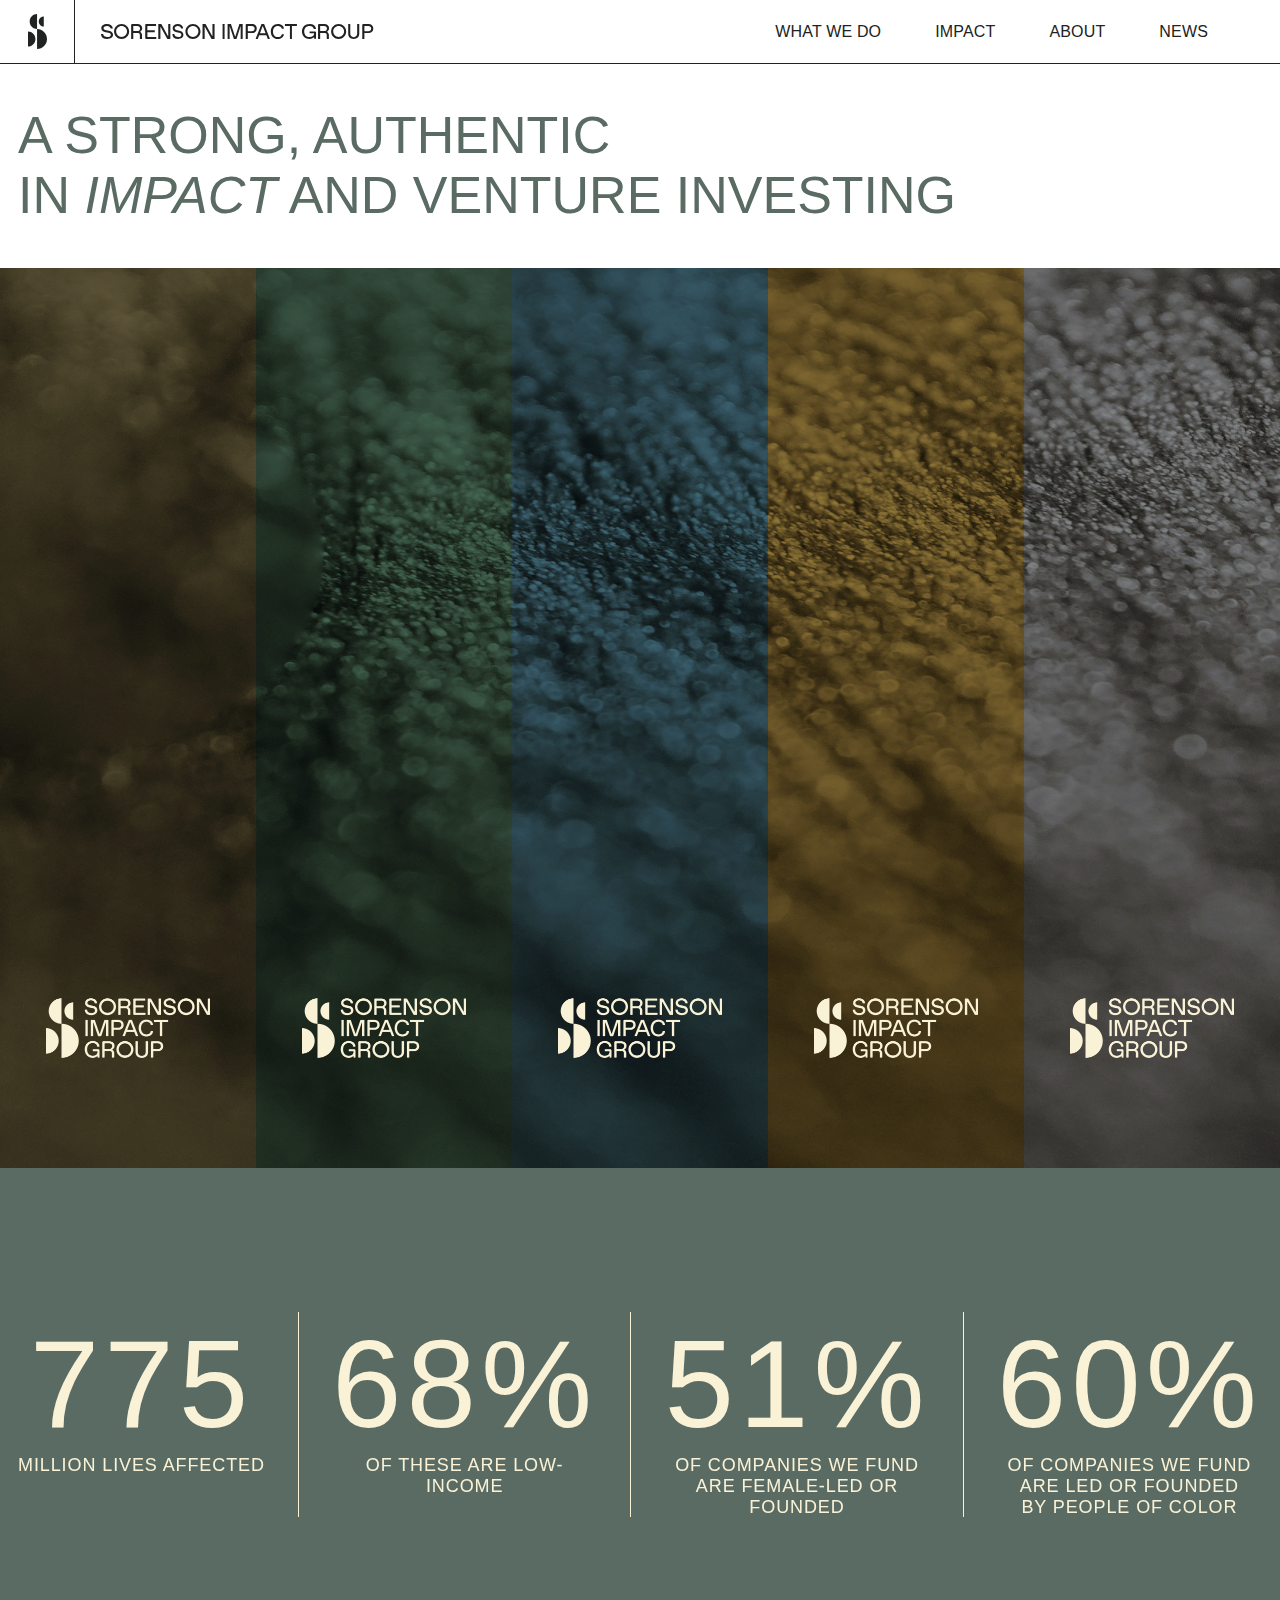
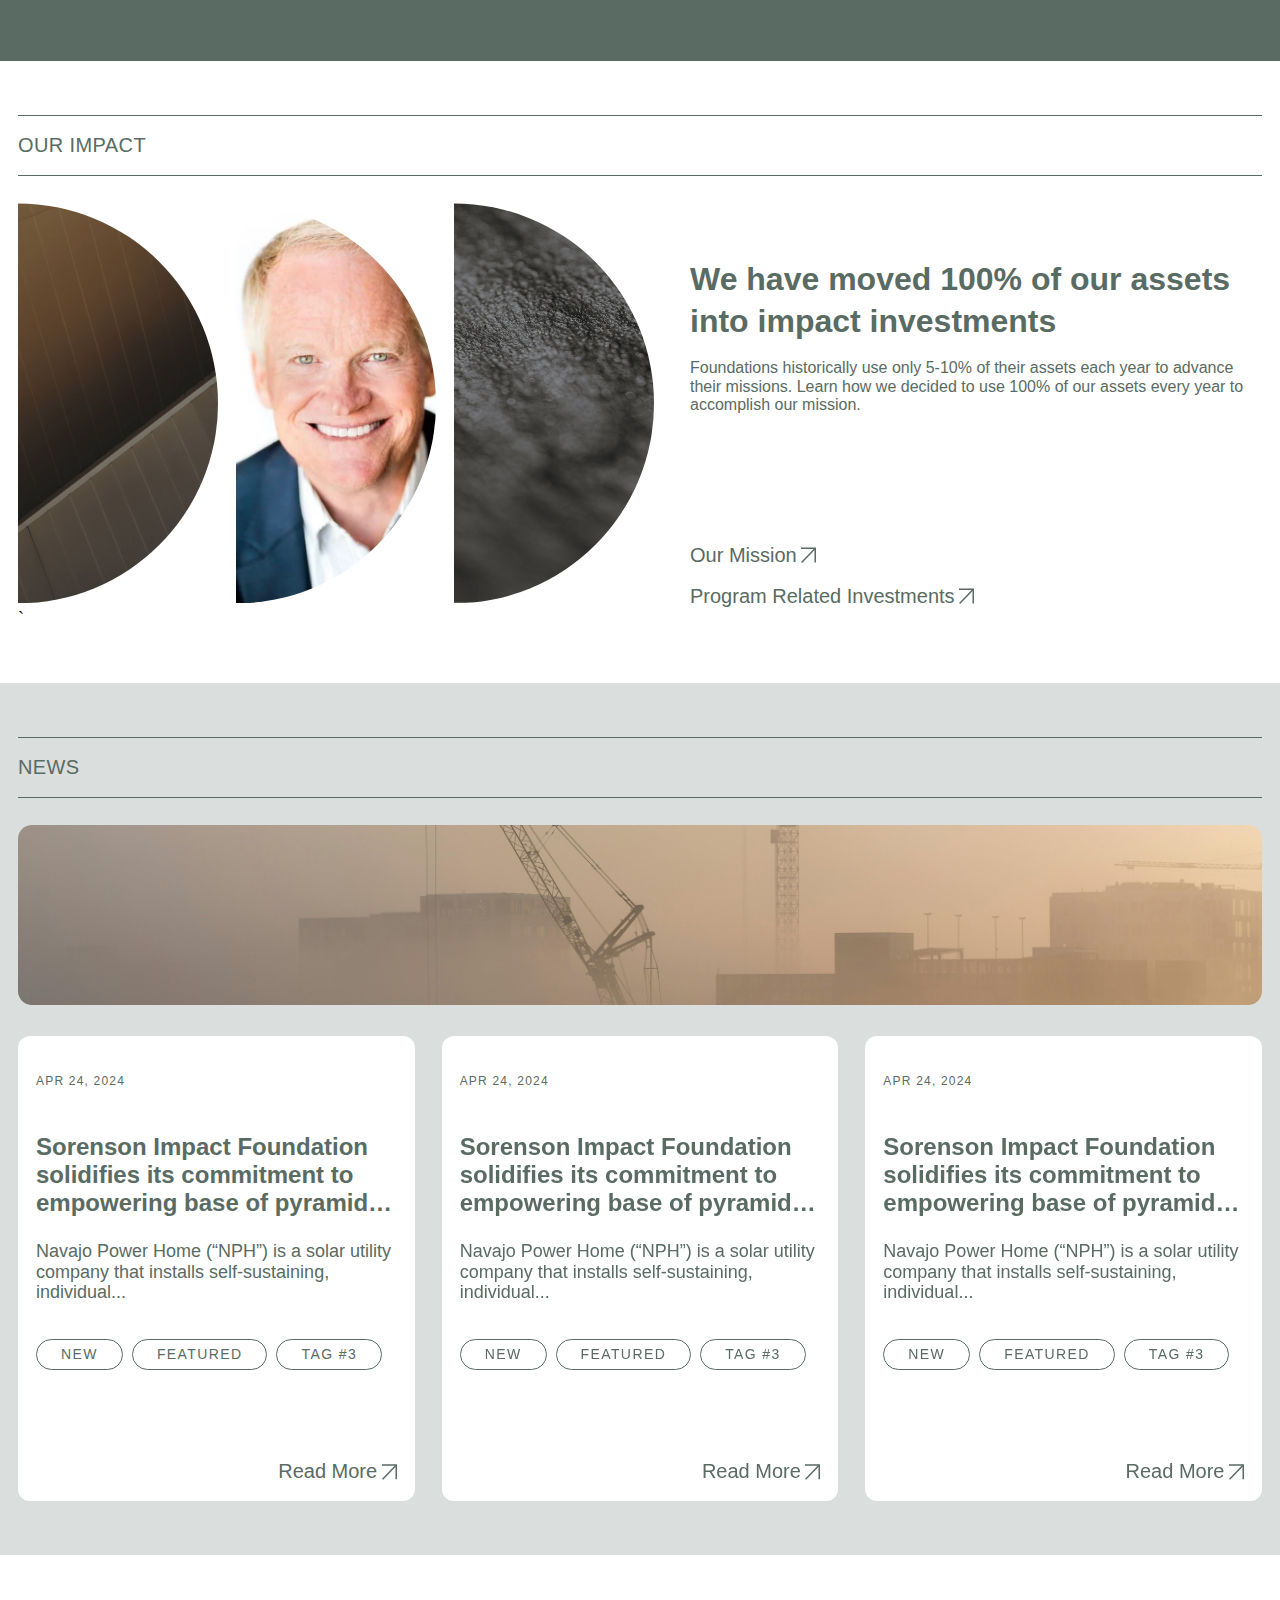
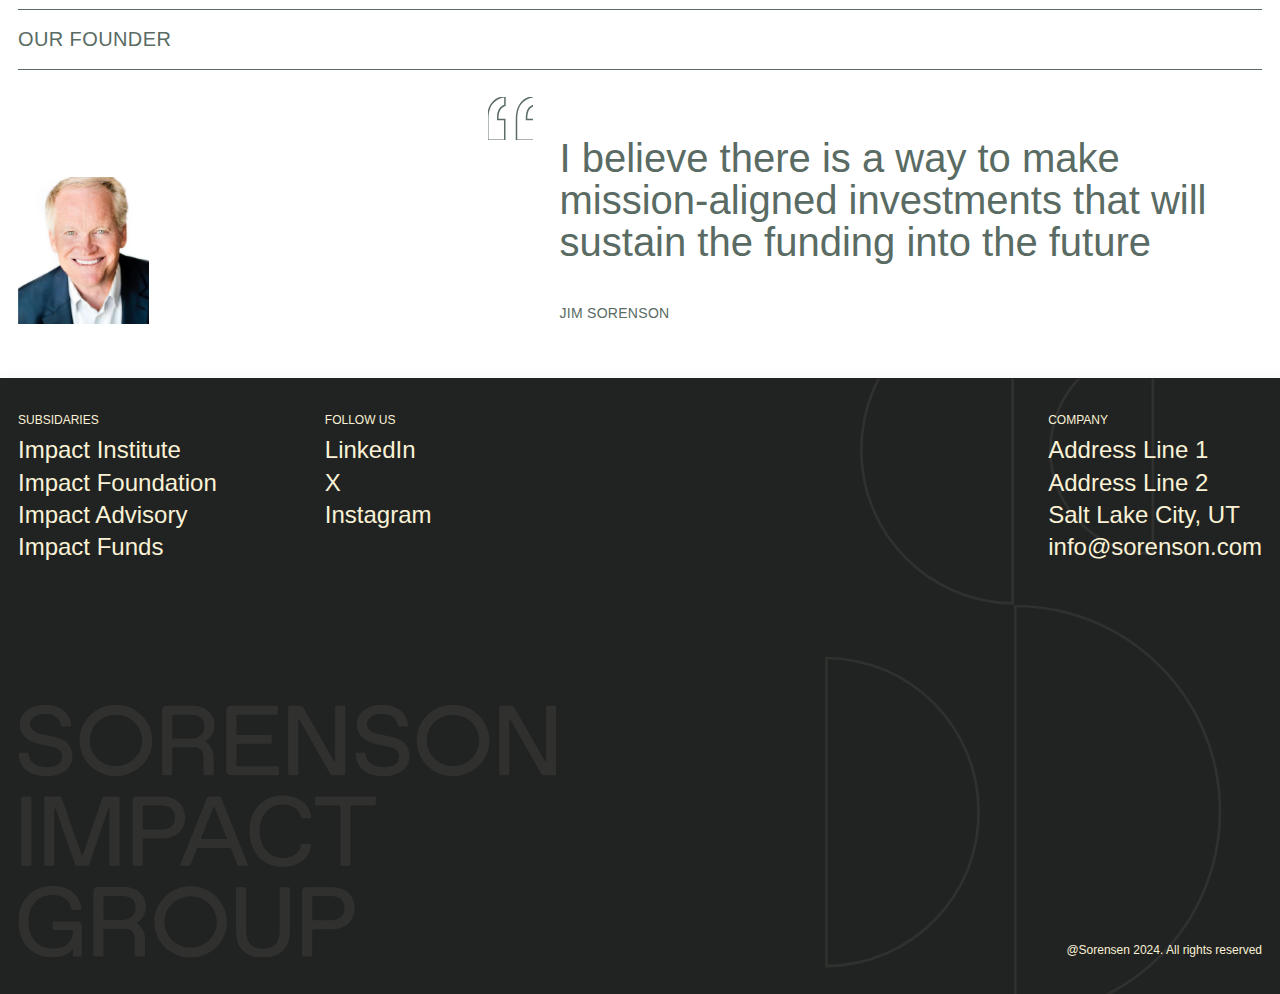
<file: index.html>
<!DOCTYPE html>
<html lang="en">
<head>
    <meta charset="UTF-8">
    <meta name="viewport" content="width=device-width, initial-scale=1.0">

    <title>SORENSON IMPACT GROUP</title>

    <!-- fonts -->
    <link rel="stylesheet" href="./fonts/fonts.css">

    <!-- swiper.css -->
    <link rel="stylesheet" href="./css/swiper-bundle.min.css">

    <!-- style.css -->
     <link rel="stylesheet" href="./css/style.css">

     
</head>

<body>

    <header class="header">

        <div class="header__container">

            <div class="header__wrapper">

                <a href="" class="header__logo">
                    <svg width="19" height="35" viewBox="0 0 19 35" fill="none" xmlns="http://www.w3.org/2000/svg">
                        <g clip-path="url(#clip0_1_176)">
                          <path d="M19 24.9998C19 30.522 14.566 35 9.09488 35C9.08204 35 9.0692 35 9.05493 35V14.9867C14.5247 14.965 18.9772 19.4243 18.9986 24.9465C18.9986 24.9638 18.9986 24.9811 18.9986 24.9998H19Z" fill="#212322" />
                          <path d="M7.42281 24.9999C7.45848 29.138 4.16579 32.5227 0.0656255 32.5587C0.0442259 32.5587 0.0213996 32.5587 0 32.5587V17.5059C4.09874 17.5059 7.42281 20.8604 7.42281 24.9999Z" fill="#212322" />
                          <path d="M1.67212 7.49403C1.67212 3.37037 4.97194 0.0230453 9.05499 0V14.9866C4.97051 14.965 1.67212 11.6163 1.67212 7.49259V7.49403Z" fill="#212322" />
                          <path d="M10.7417 7.49462C10.7417 4.68885 12.9943 2.41602 15.772 2.41602C15.7763 2.41602 15.7806 2.41602 15.7848 2.41602V12.5876C12.9986 12.5876 10.7402 10.3076 10.7402 7.49462H10.7417Z" fill="#212322" />
                        </g>
                        <defs>
                          <clipPath id="clip0_1_176">
                            <rect width="19" height="35" fill="white" />
                          </clipPath>
                        </defs>
                    </svg>
                </a>

                <div class="header__title">

                    <svg width="273" height="15" viewBox="0 0 273 15" fill="none" xmlns="http://www.w3.org/2000/svg">
                        <path d="M12.0579 10.848C12.0579 13.372 9.67942 15 6.21154 15C2.54031 15 0.274384 13.4154 0.00203736 10.4101C-0.0197504 10.2429 0.136396 10.0958 0.31796 10.0958H1.94841C2.10818 10.0958 2.24254 10.2229 2.24254 10.3666C2.40232 12.1618 4.01098 13.1212 6.29869 13.1212H6.52383C8.5864 13.1212 9.78835 12.1417 9.78835 10.9316C9.78835 9.72142 8.99673 9.07622 7.31908 8.76198L4.78081 8.28059C2.17355 7.77914 0.292541 6.44529 0.292541 4.17205C0.292541 1.89882 2.53668 0 5.93919 0C9.34171 0 11.5386 1.66815 11.7856 4.27569C11.7856 4.44283 11.6512 4.58993 11.4696 4.58993H9.83919C9.67942 4.58993 9.54506 4.48629 9.52327 4.3392C9.29813 2.8382 7.91461 1.87876 6.05539 1.87876H5.83025C3.90567 1.87876 2.54394 2.8382 2.54394 4.15199C2.54394 5.23847 3.85846 5.94718 5.21656 6.19791L7.75484 6.65589C10.609 7.1774 12.0615 8.57477 12.0615 10.848H12.0579Z" fill="#212322" />
                        <path d="M28.1433 7.50167C28.1433 11.6391 24.7611 15 20.6049 15C16.4486 15 13.0664 11.6358 13.0664 7.50167C13.0664 3.36755 16.4453 0 20.6049 0C24.7645 0 28.1433 3.3642 28.1433 7.50167ZM26.0433 7.50167C26.0433 4.51573 23.6068 2.09217 20.6049 2.09217C17.6029 2.09217 15.1664 4.51573 15.1664 7.50167C15.1664 10.4876 17.6029 12.9112 20.6049 12.9112C23.6068 12.9112 26.0433 10.4876 26.0433 7.50167Z" fill="#212322" />
                        <path d="M55.282 13.3696V14.7008C55.282 14.8727 55.1557 15 54.985 15H45.1199C44.6284 15 44.2256 14.5907 44.2256 14.0988V0.901169C44.2256 0.40587 44.6318 0 45.1199 0H54.77C54.9406 0 55.0669 0.127264 55.0669 0.299243V1.63036C55.0669 1.80234 54.9406 1.9296 54.77 1.9296H46.6526C46.4819 1.9296 46.3556 2.06031 46.3556 2.22885V6.02958C46.3556 6.18092 46.4819 6.32882 46.6526 6.32882H53.4899C53.6606 6.32882 53.7869 6.45609 53.7869 6.60743V7.95918C53.7869 8.11053 53.6606 8.23779 53.4899 8.23779H46.6526C46.4819 8.23779 46.3556 8.38913 46.3556 8.53703V12.7643C46.3556 12.9363 46.4819 13.0635 46.6526 13.0635H54.9816C55.1523 13.0635 55.2786 13.1942 55.2786 13.3628L55.282 13.3696Z" fill="#212322" />
                        <path d="M69.3501 0.299106V14.6975C69.3501 14.8694 69.2233 14.9966 69.0519 14.9966H66.7212C66.5087 14.9966 66.2927 14.89 66.1865 14.6975L59.705 3.09076C59.6193 2.96356 59.4274 3.00481 59.4274 3.15609V14.7009C59.4274 14.8728 59.3005 15 59.1292 15H57.5902C57.4188 15 57.292 14.8728 57.292 14.7009V0.299106C57.292 0.127206 57.4188 0 57.5902 0H59.9449C60.1574 0 60.3528 0.106578 60.4591 0.299106L66.9405 11.9299C67.0262 12.0605 67.2182 12.0158 67.2182 11.8645V0.299106C67.2182 0.127206 67.369 0 67.5164 0H69.0553C69.2267 0 69.3535 0.127206 69.3535 0.299106H69.3501Z" fill="#212322" />
                        <path d="M82.4197 10.848C82.4197 13.372 80.2388 15 77.0589 15C73.6926 15 71.6149 13.4154 71.3651 10.4101C71.3452 10.2429 71.4883 10.0958 71.6548 10.0958H73.1499C73.2964 10.0958 73.4196 10.2229 73.4196 10.3666C73.5661 12.1618 75.0411 13.1212 77.1388 13.1212H77.3453C79.2365 13.1212 80.3386 12.1417 80.3386 10.9316C80.3386 9.72142 79.6128 9.07622 78.0745 8.76198L75.747 8.28059C73.3563 7.77914 71.6315 6.44529 71.6315 4.17205C71.6315 1.89882 73.6893 0 76.8059 0C79.9224 0 81.9402 1.66815 82.1666 4.27569C82.1666 4.44283 82.0434 4.58993 81.877 4.58993H80.3819C80.2354 4.58993 80.1122 4.48629 80.0922 4.3392C79.8858 2.8382 78.6172 1.87876 76.9124 1.87876H76.706C74.9412 1.87876 73.6926 2.8382 73.6926 4.15199C73.6926 5.23847 74.8979 5.94718 76.1432 6.19791L78.4707 6.65589C81.0878 7.1774 82.4197 8.57477 82.4197 10.848Z" fill="#212322" />
                        <path d="M99.5076 7.50167C99.5076 11.6391 96.1254 15 91.9691 15C87.8129 15 84.4307 11.6358 84.4307 7.50167C84.4307 3.36755 87.8095 0 91.9691 0C96.1287 0 99.5076 3.3642 99.5076 7.50167ZM97.4076 7.50167C97.4076 4.51573 94.9711 2.09217 91.9691 2.09217C88.9672 2.09217 86.5307 4.51573 86.5307 7.50167C86.5307 10.4876 88.9672 12.9112 91.9691 12.9112C94.9711 12.9112 97.4076 10.4876 97.4076 7.50167Z" fill="#212322" />
                        <path d="M113.576 0.299106V14.6975C113.576 14.8694 113.449 14.9966 113.277 14.9966H110.947C110.734 14.9966 110.518 14.89 110.412 14.6975L103.931 3.09076C103.845 2.96356 103.653 3.00481 103.653 3.15609V14.7009C103.653 14.8728 103.526 15 103.355 15H101.816C101.644 15 101.518 14.8728 101.518 14.7009V0.299106C101.518 0.127206 101.644 0 101.816 0H104.171C104.383 0 104.578 0.106578 104.685 0.299106L111.166 11.9299C111.252 12.0605 111.444 12.0158 111.444 11.8645V0.299106C111.444 0.127206 111.595 0 111.742 0H113.281C113.452 0 113.579 0.127206 113.579 0.299106H113.576Z" fill="#212322" />
                        <path d="M39.1797 7.70977C40.3676 7.13549 41.2107 5.77373 41.2107 4.0784C41.2107 1.74003 39.2718 0 36.5444 0H31.0486C30.5571 0 30.1543 0.409216 30.1543 0.900963V14.7008C30.1543 14.8728 30.2806 15 30.4513 15H31.9839C32.1546 15 32.2809 14.8728 32.2809 14.7008V9.29161C32.2809 9.1403 32.4072 8.99243 32.5779 8.99243H37.1725C38.1112 9.0784 38.8554 9.87964 38.8554 10.8459V14.6871C38.8554 14.859 38.9953 15 39.166 15H40.6953C40.8659 15 41.0059 14.859 41.0059 14.6871V11.0591C41.0059 9.64924 40.2754 8.41472 39.1762 7.70633L39.1797 7.70977ZM32.2843 2.23521C32.2843 2.06327 32.4106 1.93604 32.5813 1.93604H36.2235C38.0122 1.93604 39.0773 2.79574 39.0773 4.40509C39.0773 5.92847 38.0122 7.08734 36.2235 7.08734H32.5813C32.4106 7.08734 32.2843 6.93604 32.2843 6.78817V2.23521Z" fill="#212322" />
                        <path d="M123.589 0.299174V14.7008C123.589 14.8728 123.47 15 123.309 15H121.86C121.698 15 121.579 14.8728 121.579 14.7008V0.299174C121.579 0.127235 121.698 0 121.86 0H123.309C123.47 0 123.589 0.127235 123.589 0.299174Z" fill="#212322" />
                        <path d="M141.679 0.299106V14.6975C141.679 14.8694 141.559 14.9966 141.397 14.9966H139.938C139.776 14.9966 139.656 14.8694 139.656 14.6975V2.74696C139.656 2.57506 139.432 2.55443 139.393 2.70571L135.56 14.8075C135.521 14.914 135.398 15 135.277 15H133.088C132.988 15 132.864 14.914 132.825 14.8075L128.892 2.70571C128.853 2.55443 128.629 2.57506 128.629 2.74696V14.6975C128.629 14.8694 128.509 14.9966 128.346 14.9966H126.888C126.726 14.9966 126.605 14.8694 126.605 14.6975V0.299106C126.605 0.127206 126.726 0 126.888 0H129.766C129.886 0 129.99 0.0859492 130.029 0.192527L134.063 12.5728C134.102 12.7 134.287 12.7 134.326 12.5728L138.279 0.192527C138.318 0.0859492 138.421 0 138.542 0H141.4C141.562 0 141.682 0.127206 141.682 0.299106H141.679Z" fill="#212322" />
                        <path d="M155.75 4.54952C155.75 7.40371 153.726 9.0784 150.978 9.0784H147.121C146.95 9.0784 146.824 9.22971 146.824 9.37758V14.7008C146.824 14.8728 146.698 15 146.527 15H144.994C144.824 15 144.697 14.8728 144.697 14.7008V0.900964C144.697 0.405778 145.103 0 145.592 0H150.982C153.729 0 155.754 1.69532 155.754 4.54952H155.75ZM153.62 4.54952C153.62 2.8542 152.576 1.9326 150.661 1.9326H147.124C146.954 1.9326 146.827 2.06327 146.827 2.23178V6.86726C146.827 7.01857 146.954 7.16644 147.124 7.16644H150.661C152.579 7.16644 153.62 6.26547 153.62 4.54952Z" fill="#212322" />
                        <path d="M168.518 15H166.955C166.83 15 166.721 14.9141 166.681 14.8075L165.351 11.3317C165.31 11.2251 165.202 11.1391 165.077 11.1391H158.444C158.319 11.1391 158.21 11.2251 158.17 11.3317L156.84 14.8075C156.799 14.9141 156.691 15 156.566 15H155.046C154.836 15 154.688 14.7868 154.772 14.5909L160.39 0.192529C160.43 0.0618845 160.539 0 160.664 0H162.945C163.07 0 163.178 0.0653225 163.219 0.192529L168.796 14.5909C168.88 14.7834 168.731 15 168.522 15H168.518ZM164.464 9.011L161.889 2.31721C161.848 2.21064 161.679 2.21064 161.635 2.31721L159.06 9.011C159.019 9.09695 159.08 9.20353 159.185 9.20353H164.339C164.444 9.20353 164.508 9.09695 164.464 9.011Z" fill="#212322" />
                        <path d="M182.889 10.5339C182.589 13.2675 180.031 14.9985 176.915 14.9985C172.619 15.082 169.761 11.7236 169.826 7.48962C169.761 3.2356 172.619 -0.0593405 176.915 0.000810538C180.031 0.000810538 182.589 1.73182 182.889 4.46536C182.91 4.63244 182.782 4.79953 182.589 4.79953H181.044C180.892 4.79953 180.765 4.69594 180.744 4.5489C180.486 2.90143 178.874 1.87886 177.026 1.87886H176.812C173.782 1.87886 171.978 4.31832 171.978 7.48962C171.978 10.6609 173.782 13.1204 176.812 13.1204H177.026C178.874 13.1204 180.486 12.1179 180.744 10.4504C180.765 10.3034 180.896 10.1998 181.044 10.1998H182.589C182.782 10.1998 182.913 10.3668 182.889 10.5339Z" fill="#212322" />
                        <path d="M195.948 0.299243V1.63036C195.948 1.80234 195.807 1.9296 195.668 1.9296H191.206C191.045 1.9296 190.926 2.06031 190.926 2.22885V14.7214C190.926 14.8727 190.807 15 190.646 15H189.199C189.038 15 188.919 14.8727 188.919 14.7214V2.22885C188.919 2.05687 188.8 1.9296 188.639 1.9296H184.177C184.016 1.9296 183.896 1.80234 183.896 1.63036V0.299243C183.896 0.127264 184.016 0 184.177 0H195.678C195.819 0 195.958 0.127264 195.958 0.299243H195.948Z" fill="#212322" />
                        <path d="M215.027 8.32887V14.502C215.027 14.6691 214.894 14.7928 214.713 14.7928H213.408C213.227 14.7928 213.094 14.6691 213.094 14.502V13.3757C213.094 13.2921 213.004 13.2721 212.96 13.3122C212.329 14.0408 210.821 15 208.592 15C204.043 15 200.959 11.8516 200.959 7.48997C200.959 3.12834 203.953 0 208.592 0C212.419 0 214.627 1.9385 214.984 4.67246C215.006 4.83957 214.85 5.00669 214.67 5.00669H213.025C212.866 5.00669 212.755 4.88302 212.733 4.75602C212.394 2.90107 210.976 1.87834 208.704 1.87834H208.48C205.353 1.87834 203.214 3.98396 203.214 7.48997C203.214 10.996 205.353 13.1217 208.48 13.1217H208.704C211.474 13.1217 213.094 11.7647 213.094 9.55548C213.094 9.32487 213.025 9.24131 212.733 9.24131H208.906C208.747 9.24131 208.592 9.11764 208.592 8.95053V7.74064C208.592 7.57353 208.751 7.44987 208.906 7.44987H214.107C214.627 7.44987 215.031 7.84759 215.031 8.32553L215.027 8.32887Z" fill="#212322" />
                        <path d="M245.184 7.50168C245.184 11.6391 241.802 15 237.646 15C233.49 15 230.107 11.6358 230.107 7.50168C230.107 3.36755 233.49 0 237.646 0C241.802 0 245.184 3.36421 245.184 7.50168ZM243.084 7.50168C243.084 4.51573 240.648 2.09217 237.646 2.09217C234.644 2.09217 232.207 4.51573 232.207 7.50168C232.207 10.4876 234.644 12.9112 237.646 12.9112C240.648 12.9112 243.084 10.4876 243.084 7.50168Z" fill="#212322" />
                        <path d="M258.252 0.294983V9.54114C258.252 12.8436 256.337 15 252.714 15C249.09 15 247.195 12.8639 247.195 9.54114V0.294983C247.195 0.125453 247.319 0 247.486 0H248.984C249.15 0 249.274 0.125453 249.274 0.294983V9.33092C249.274 11.7857 250.438 13.1386 252.607 13.1386H252.814C254.979 13.1386 256.167 11.7857 256.167 9.33092V0.294983C256.167 0.125453 256.29 0 256.437 0H257.958C258.105 0 258.248 0.125453 258.248 0.294983H258.252Z" fill="#212322" />
                        <path d="M272.32 4.54952C272.32 7.40371 270.295 9.0784 267.547 9.0784H263.69C263.52 9.0784 263.393 9.22971 263.393 9.37758V14.7008C263.393 14.8728 263.267 15 263.096 15H261.564C261.393 15 261.267 14.8728 261.267 14.7008V0.900964C261.267 0.405778 261.673 0 262.161 0H267.551C270.299 0 272.323 1.69532 272.323 4.54952H272.32ZM270.19 4.54952C270.19 2.8542 269.145 1.9326 267.23 1.9326H263.694C263.523 1.9326 263.397 2.06328 263.397 2.23178V6.86727C263.397 7.01857 263.523 7.16644 263.694 7.16644H267.23C269.148 7.16644 270.19 6.26548 270.19 4.54952Z" fill="#212322" />
                        <path d="M226.066 7.70976C227.254 7.13548 228.097 5.77373 228.097 4.0784C228.097 1.74003 226.159 0 223.431 0H217.935C217.444 0 217.041 0.409214 217.041 0.900961V14.7008C217.041 14.8728 217.167 15 217.338 15H218.871C219.041 15 219.168 14.8728 219.168 14.7008V9.29161C219.168 9.1403 219.294 8.99243 219.465 8.99243H224.059C224.998 9.0784 225.742 9.87964 225.742 10.8459V14.6871C225.742 14.859 225.882 15 226.053 15H227.582C227.753 15 227.893 14.859 227.893 14.6871V11.0591C227.893 9.64924 227.162 8.41472 226.063 7.70633L226.066 7.70976ZM219.171 2.23521C219.171 2.06327 219.297 1.93604 219.468 1.93604H223.11C224.899 1.93604 225.964 2.79573 225.964 4.40509C225.964 5.92847 224.899 7.08734 223.11 7.08734H219.468C219.297 7.08734 219.171 6.93604 219.171 6.78817V2.23865V2.23521Z" fill="#212322" />
                    </svg>

                </div>

                <nav class="header__nav">
                    <ul class="header__list">
                        <li class="header__item">
                            <a class="header__link" href="#" id="whatWeDoLink">What We Do</a>
                            
                        </li>
                        <li class="header__item">
                            <a class="header__link" href="">Impact</a>
                        </li>
                        <li class="header__item">
                            <a class="header__link" href="">About</a>
                        </li>
                        <li class="header__item">
                            <a class="header__link" href="">News</a>
                        </li>
                    </ul>                   
                </nav>
                
                <ul class="header__submenu">
                   
                    <nav class="header__nav header__submenu--nav">
                        <ul class="header__list">
                            <li class="header__item">
                                <a class="header__link" href="#">Overview</a>
                                <ul class="header__submenu--list">
                                    <li>
                                        <a href="">
                                            <a class="header__link" href="#" id="whatWeDoLink">What We Do</a>
                                        </a>
                                    </li>
                                    <li>
                                        <a href="">
                                            <a class="header__link" href="#">Impact Institute</a>
                                        </a>
                                    </li>
                                    <li>
                                        <a href="">
                                            <a class="header__link" href="#">Impact Foundation</a>
                                        </a>
                                    </li>
                                    <li>
                                        <a href="">
                                            <a class="header__link" href="#">Impact Advisory</a>
                                        </a>
                                    </li>
                                    <li>
                                        <a href="">
                                            <a class="header__link" href="#">Impact Funds</a>
                                        </a>
                                    </li>
                                </ul>
                            </li>
                            <li class="header__item">
                                <a style="opacity: 0; cursor: default;" class="header__link">Impact</a>
                            </li>
                            <li class="header__item">
                                <a style="opacity: 0; cursor: default;" class="header__link">About</a>
                            </li>
                            <li class="header__item">
                                <a style="opacity: 0; cursor: default;" class="header__link">News</a>
                            </li>
                        </ul>                   
                    </nav>
                    
                </ul>
                
                <!-- mobile menu -->
                <nav role="navigation" class="burger-menu">
                    <div class="menu-toggle"><span>Menu</span></div>
                    <ul class="menu">
                        <li class="has-children mobile-back">
                            <a class=" ">
                                <svg width="23" height="23" viewBox="0 0 23 23" fill="none" xmlns="http://www.w3.org/2000/svg">
                                    <path d="M12.0761 21.5763L1.9998 11.5L12.0761 1.42373" stroke="#212322" stroke-width="1.5" />
                                    <path d="M2.21644 11.5L21.7189 11.0666" stroke="#212322" stroke-width="1.5" />
                                  </svg>
                                Back
                            </a>
                        </li>
                      <li class="has-children">
                        <a href="#"  id="whatWeDoLinkMobile">
                            <span>WHAT WE DO</span>
                            
                        </a>
                        
                      </li>
                      <li>
                        <a href="#">
                        <span>IMPACT</span>
                        <svg width="15" height="17" viewBox="0 0 15 17" fill="none" xmlns="http://www.w3.org/2000/svg">
                            <path d="M-6.22887e-07 1.375L14.25 1.375L14.25 15.625" stroke="#212322" stroke-width="1.5" />
                            <path d="M14.0967 1.5282L0.612793 15.625" stroke="#212322" stroke-width="1.5" />
                          </svg>    
                        </a>
                      </li>
                      <li>
                        <a href="#">
                        <span>IMPACT</span>
                        <svg width="15" height="17" viewBox="0 0 15 17" fill="none" xmlns="http://www.w3.org/2000/svg">
                            <path d="M-6.22887e-07 1.375L14.25 1.375L14.25 15.625" stroke="#212322" stroke-width="1.5" />
                            <path d="M14.0967 1.5282L0.612793 15.625" stroke="#212322" stroke-width="1.5" />
                          </svg>    
                        </a>
                      </li>
                      <li>
                        <a href="#">
                        <span>IMPACT</span>
                        <svg width="15" height="17" viewBox="0 0 15 17" fill="none" xmlns="http://www.w3.org/2000/svg">
                            <path d="M-6.22887e-07 1.375L14.25 1.375L14.25 15.625" stroke="#212322" stroke-width="1.5" />
                            <path d="M14.0967 1.5282L0.612793 15.625" stroke="#212322" stroke-width="1.5" />
                          </svg>    
                        </a>
                      </li>

                      <ul class="submenu-mobile">
                        <li class="has-children submenu-link">
                            <a href="">
                                Overview
                            </a>
                        </li>
                        <li class="has-children submenu-link">
                            <a href="">
                                Impact Institute
                            </a>
                        </li>
                        <li class="has-children submenu-link">
                            <a href="">
                                Impact Foundation
                            </a>
                        </li>
                     </ul>
                      

                    </ul>
                </nav>

            </div>

            

        </div>

    </header>
    
    <main>

        <section>

            <div class="container">

                <div class="section__title">
                    <p>
                        A STRONG, AUTHENTIC
                        <br>
                        IN <i><b>IMPACT</b></i> AND VENTURE INVESTING
                    </p>
                </div>

            </div>

        </section>

        <section>

            <div>

                <ul class="service-item">
                    <li class="service-item__block">
                        <h3 class="service-item__title">
                            <img src="./img/Frame 369.png" alt="" style="display: none;" />
                
                            <img src="./img/Layer_1 (1).png" alt="" />
                        </h3>
                        <div class="service-item__section-content">
                            <div class="service-item__inner">
                                <div class="service-item__bio">
                                    <h2 class="service-item__bio-title">
                                        <span>Impact Group</span>
                
                                        <img src="./img/Layer_1 (1).png" alt="" />
                                    </h2>
                
                                    <p class="service-item__bio-description">
                                        Torem ipsum dolor sit amet, consectetur adipiscing elit. Nunc vulputate libero et velit interdum, ac aliquet odio mattis. Class aptent taciti sociosqu ad litora torquent per conubia nostra, per inceptos himenaeos.
                                        <br />
                                        <br />
                                        Torem ipsum dolor sit amet, consectetur adipiscing elit. Nunc vulputate libero et velit interdum, ac aliquet odio mattis. Class aptent taciti sociosqu ad litora torquent pet, consectetur adipiscing elit. Nunc
                                        vulputate libero et velit interdum, er conubia nostra, per inceptos himenaeos. <br />
                                        <br />
                                        Ibero et velit interdum, ac aliquet odio mattis. Class aptent taciti sociosqu ad litora.
                                    </p>
                
                                    <div class="service-item__links">
                                        <a class="ui-button__primary" href="">
                                            Learn More
                                            <svg width="16" height="16" viewBox="0 0 16 16" fill="none" xmlns="http://www.w3.org/2000/svg">
                                                <path d="M0.955078 1.00098L15.2051 1.00098L15.2051 15.251" stroke="#FAF2D6" stroke-width="1.5" />
                                                <path d="M15.0522 1.1543L1.56836 15.2511" stroke="#FAF2D6" stroke-width="1.5" />
                                            </svg>
                                        </a>
                
                                        <a href="" class="section__link">
                                            Go to website
                                            <svg width="16" height="16" viewBox="0 0 16 16" fill="none" xmlns="http://www.w3.org/2000/svg">
                                                <path d="M0.955078 1.00098L15.2051 1.00098L15.2051 15.251" stroke="#FAF2D6" stroke-width="1.5" />
                                                <path d="M15.0522 1.1543L1.56836 15.2511" stroke="#FAF2D6" stroke-width="1.5" />
                                            </svg>
                                        </a>
                                    </div>
                
                                    <img src="./img/Layer_1 (1).png" alt="" />
                                </div>
                            </div>
                        </div>
                    </li>
                
                    <li class="service-item__block">
                        <h3 class="service-item__title">
                            <img src="./img/Frame 369.png" alt="" style="display: none;" />
                
                            <img src="./img/Layer_1 (1).png" alt="" />
                        </h3>
                        <div class="service-item__section-content">
                            <div class="service-item__inner">
                                <div class="service-item__bio">
                                    <h2 class="service-item__bio-title">
                                        <span>Impact Group</span>
                
                                        <img src="./img/Layer_1 (1).png" alt="" />
                                    </h2>
                
                                    <p class="service-item__bio-description">
                                        Torem ipsum dolor sit amet, consectetur adipiscing elit. Nunc vulputate libero et velit interdum, ac aliquet odio mattis. Class aptent taciti sociosqu ad litora torquent per conubia nostra, per inceptos himenaeos.
                                        <br />
                                        <br />
                                        Torem ipsum dolor sit amet, consectetur adipiscing elit. Nunc vulputate libero et velit interdum, ac aliquet odio mattis. Class aptent taciti sociosqu ad litora torquent pet, consectetur adipiscing elit. Nunc
                                        vulputate libero et velit interdum, er conubia nostra, per inceptos himenaeos. <br />
                                        <br />
                                        Ibero et velit interdum, ac aliquet odio mattis. Class aptent taciti sociosqu ad litora.
                                    </p>
                
                                    <div class="service-item__links">
                                        <a class="ui-button__primary" href="">
                                            Learn More
                                            <svg width="16" height="16" viewBox="0 0 16 16" fill="none" xmlns="http://www.w3.org/2000/svg">
                                                <path d="M0.955078 1.00098L15.2051 1.00098L15.2051 15.251" stroke="#FAF2D6" stroke-width="1.5" />
                                                <path d="M15.0522 1.1543L1.56836 15.2511" stroke="#FAF2D6" stroke-width="1.5" />
                                            </svg>
                                        </a>
                
                                        <a href="" class="section__link">
                                            Go to website
                                            <svg width="16" height="16" viewBox="0 0 16 16" fill="none" xmlns="http://www.w3.org/2000/svg">
                                                <path d="M0.955078 1.00098L15.2051 1.00098L15.2051 15.251" stroke="#FAF2D6" stroke-width="1.5" />
                                                <path d="M15.0522 1.1543L1.56836 15.2511" stroke="#FAF2D6" stroke-width="1.5" />
                                            </svg>
                                        </a>
                                    </div>
                
                                    <img src="./img/Layer_1 (1).png" alt="" />
                                </div>
                            </div>
                        </div>
                    </li>
                
                    <li class="service-item__block">
                        <h3 class="service-item__title">
                            <img src="./img/Frame 369.png" alt="" style="display: none;" />
                
                            <img src="./img/Layer_1 (1).png" alt="" />
                        </h3>
                        <div class="service-item__section-content">
                            <div class="service-item__inner">
                                <div class="service-item__bio">
                                    <h2 class="service-item__bio-title">
                                        <span>Impact Group</span>
                
                                        <img src="./img/Layer_1 (1).png" alt="" />
                                    </h2>
                
                                    <p class="service-item__bio-description">
                                        Torem ipsum dolor sit amet, consectetur adipiscing elit. Nunc vulputate libero et velit interdum, ac aliquet odio mattis. Class aptent taciti sociosqu ad litora torquent per conubia nostra, per inceptos himenaeos.
                                        <br />
                                        <br />
                                        Torem ipsum dolor sit amet, consectetur adipiscing elit. Nunc vulputate libero et velit interdum, ac aliquet odio mattis. Class aptent taciti sociosqu ad litora torquent pet, consectetur adipiscing elit. Nunc
                                        vulputate libero et velit interdum, er conubia nostra, per inceptos himenaeos. <br />
                                        <br />
                                        Ibero et velit interdum, ac aliquet odio mattis. Class aptent taciti sociosqu ad litora.
                                    </p>
                
                                    <div class="service-item__links">
                                        <a class="ui-button__primary" href="">
                                            Learn More
                                            <svg width="16" height="16" viewBox="0 0 16 16" fill="none" xmlns="http://www.w3.org/2000/svg">
                                                <path d="M0.955078 1.00098L15.2051 1.00098L15.2051 15.251" stroke="#FAF2D6" stroke-width="1.5" />
                                                <path d="M15.0522 1.1543L1.56836 15.2511" stroke="#FAF2D6" stroke-width="1.5" />
                                            </svg>
                                        </a>
                
                                        <a href="" class="section__link">
                                            Go to website
                                            <svg width="16" height="16" viewBox="0 0 16 16" fill="none" xmlns="http://www.w3.org/2000/svg">
                                                <path d="M0.955078 1.00098L15.2051 1.00098L15.2051 15.251" stroke="#FAF2D6" stroke-width="1.5" />
                                                <path d="M15.0522 1.1543L1.56836 15.2511" stroke="#FAF2D6" stroke-width="1.5" />
                                            </svg>
                                        </a>
                                    </div>
                
                                    <img src="./img/Layer_1 (1).png" alt="" />
                                </div>
                            </div>
                        </div>
                    </li>
                
                    <li class="service-item__block">
                        <h3 class="service-item__title">
                            <img src="./img/Frame 369.png" alt="" style="display: none;" />
                
                            <img src="./img/Layer_1 (1).png" alt="" />
                        </h3>
                        <div class="service-item__section-content">
                            <div class="service-item__inner">
                                <div class="service-item__bio">
                                    <h2 class="service-item__bio-title">
                                        <span>Impact Group</span>
                
                                        <img src="./img/Layer_1 (1).png" alt="" />
                                    </h2>
                
                                    <p class="service-item__bio-description">
                                        Torem ipsum dolor sit amet, consectetur adipiscing elit. Nunc vulputate libero et velit interdum, ac aliquet odio mattis. Class aptent taciti sociosqu ad litora torquent per conubia nostra, per inceptos himenaeos.
                                        <br />
                                        <br />
                                        Torem ipsum dolor sit amet, consectetur adipiscing elit. Nunc vulputate libero et velit interdum, ac aliquet odio mattis. Class aptent taciti sociosqu ad litora torquent pet, consectetur adipiscing elit. Nunc
                                        vulputate libero et velit interdum, er conubia nostra, per inceptos himenaeos. <br />
                                        <br />
                                        Ibero et velit interdum, ac aliquet odio mattis. Class aptent taciti sociosqu ad litora.
                                    </p>
                
                                    <div class="service-item__links">
                                        <a class="ui-button__primary" href="">
                                            Learn More
                                            <svg width="16" height="16" viewBox="0 0 16 16" fill="none" xmlns="http://www.w3.org/2000/svg">
                                                <path d="M0.955078 1.00098L15.2051 1.00098L15.2051 15.251" stroke="#FAF2D6" stroke-width="1.5" />
                                                <path d="M15.0522 1.1543L1.56836 15.2511" stroke="#FAF2D6" stroke-width="1.5" />
                                            </svg>
                                        </a>
                
                                        <a href="" class="section__link">
                                            Go to website
                                            <svg width="16" height="16" viewBox="0 0 16 16" fill="none" xmlns="http://www.w3.org/2000/svg">
                                                <path d="M0.955078 1.00098L15.2051 1.00098L15.2051 15.251" stroke="#FAF2D6" stroke-width="1.5" />
                                                <path d="M15.0522 1.1543L1.56836 15.2511" stroke="#FAF2D6" stroke-width="1.5" />
                                            </svg>
                                        </a>
                                    </div>
                
                                    <img src="./img/Layer_1 (1).png" alt="" />
                                </div>
                            </div>
                        </div>
                    </li>
                
                    <li class="service-item__block">
                        <h3 class="service-item__title">
                            <img src="./img/Frame 369.png" alt="" style="display: none;" />
                
                            <img src="./img/Layer_1 (1).png" alt="" />
                        </h3>
                        <div class="service-item__section-content">
                            <div class="service-item__inner">
                                <div class="service-item__bio">
                                    <h2 class="service-item__bio-title">
                                        <span>Impact Group</span>
                
                                        <img src="./img/Layer_1 (1).png" alt="" />
                                    </h2>
                
                                    <p class="service-item__bio-description">
                                        Torem ipsum dolor sit amet, consectetur adipiscing elit. Nunc vulputate libero et velit interdum, ac aliquet odio mattis. Class aptent taciti sociosqu ad litora torquent per conubia nostra, per inceptos himenaeos.
                                        <br />
                                        <br />
                                        Torem ipsum dolor sit amet, consectetur adipiscing elit. Nunc vulputate libero et velit interdum, ac aliquet odio mattis. Class aptent taciti sociosqu ad litora torquent pet, consectetur adipiscing elit. Nunc
                                        vulputate libero et velit interdum, er conubia nostra, per inceptos himenaeos. <br />
                                        <br />
                                        Ibero et velit interdum, ac aliquet odio mattis. Class aptent taciti sociosqu ad litora.
                                    </p>
                
                                    <div class="service-item__links">
                                        <a class="ui-button__primary" href="">
                                            Learn More
                                            <svg width="16" height="16" viewBox="0 0 16 16" fill="none" xmlns="http://www.w3.org/2000/svg">
                                                <path d="M0.955078 1.00098L15.2051 1.00098L15.2051 15.251" stroke="#FAF2D6" stroke-width="1.5" />
                                                <path d="M15.0522 1.1543L1.56836 15.2511" stroke="#FAF2D6" stroke-width="1.5" />
                                            </svg>
                                        </a>
                
                                        <a href="" class="section__link">
                                            Go to website
                                            <svg width="16" height="16" viewBox="0 0 16 16" fill="none" xmlns="http://www.w3.org/2000/svg">
                                                <path d="M0.955078 1.00098L15.2051 1.00098L15.2051 15.251" stroke="#FAF2D6" stroke-width="1.5" />
                                                <path d="M15.0522 1.1543L1.56836 15.2511" stroke="#FAF2D6" stroke-width="1.5" />
                                            </svg>
                                        </a>
                                    </div>
                
                                    <img src="./img/Layer_1 (1).png" alt="" />
                                </div>
                            </div>
                        </div>
                    </li>
                </ul>
                

            </div>

        </section>

        <section class="nums">

            <div class="container">

                <div class="nums__wrapper">

                    <div class="swiper-wrapper">

                        <div class="nums__card swiper-slide">

                            <div class="nums__card--num">
    
                                775
    
                            </div>
    
                            <div class="nums__card--subtitle">
    
                                Million lives affected
    
                            </div>
    
                        </div>
    
                        <div class="nums__divider"></div>
    
                        <div class="nums__card swiper-slide">
    
                            <div class="nums__card--num">
    
                                68%
    
                            </div>
    
                            <div class="nums__card--subtitle">
    
                                OF THESE ARE LOW-INCOME
    
                            </div>
    
                        </div>
    
                        <div class="nums__divider"></div>
    
                        <div class="nums__card swiper-slide">
    
                            <div class="nums__card--num">
    
                                51%
    
                            </div>
    
                            <div class="nums__card--subtitle">
    
                                of companies we fund are female-led or founded
    
                            </div>
    
                        </div>
    
                        <div class="nums__divider"></div>
    
                        <div class="nums__card swiper-slide">
    
                            <div class="nums__card--num">
    
                                60%
    
                            </div>
    
                            <div class="nums__card--subtitle">
    
                                of companies we fund are LED OR FOUNDED BY PEOPLE OF COLOR
    
                            </div>
    
                        </div>

                    </div>

                    <div class="swiper-custom-controls">

                        <!-- Pagination -->
                        <div class="custom-pagination">
                            <span class="nums-pagination-current"></span>
                            <span class="nums-pagination-separator"> / </span>
                            <span class="nums-pagination-total"></span>
                        </div>
    
                        <!-- Navigation buttons -->
                        <div class="custom-navigation">
                            <div class="custom-swiper-button-prev nums-button-prev">
                                <svg width="42" height="43" viewBox="0 0 42 43" fill="none" xmlns="http://www.w3.org/2000/svg">
                                    <circle cx="21" cy="21.3047" r="20" transform="rotate(-180 21 21.3047)" stroke="#FAF2D6" stroke-width="2"/>
                                    <path fill-rule="evenodd" clip-rule="evenodd" d="M20.6476 32.8579C20.8429 33.0532 21.1595 33.0532 21.3547 32.8579C21.55 32.6627 21.55 32.3461 21.3547 32.1508L11.3188 22.1149L33.6016 22.1149C33.8777 22.1149 34.1016 21.8911 34.1016 21.6149C34.1016 21.3388 33.8777 21.1149 33.6016 21.1149L11.3189 21.1149L21.3547 11.0791C21.55 10.8838 21.55 10.5672 21.3547 10.372C21.1595 10.1767 20.8429 10.1767 20.6476 10.372L9.75819 21.2614C9.56293 21.4567 9.56293 21.7732 9.75819 21.9685L20.6476 32.8579Z" fill="#FAF2D6"/>
                                    <path d="M21.3547 32.8579L21.7083 33.2115L21.3547 32.8579ZM20.6476 32.8579L21.0012 32.5044L21.0012 32.5044L20.6476 32.8579ZM21.3547 32.1508L21.7083 31.7973L21.7083 31.7973L21.3547 32.1508ZM11.3188 22.1149L11.3188 21.6149C11.1166 21.6149 10.9343 21.7367 10.8569 21.9236C10.7795 22.1104 10.8223 22.3255 10.9653 22.4685L11.3188 22.1149ZM11.3189 21.1149L10.9653 20.7614C10.8223 20.9044 10.7796 21.1194 10.8569 21.3063C10.9343 21.4931 11.1167 21.6149 11.3189 21.6149L11.3189 21.1149ZM21.3547 11.0791L21.7083 11.4326L21.7083 11.4326L21.3547 11.0791ZM21.3547 10.372L21.7083 10.0184L21.7083 10.0184L21.3547 10.372ZM20.6476 10.372L20.2941 10.0184L20.2941 10.0184L20.6476 10.372ZM9.75819 21.2614L9.40463 20.9078L9.40463 20.9078L9.75819 21.2614ZM9.75819 21.9685L9.40463 22.3221L9.40463 22.3221L9.75819 21.9685ZM21.0012 32.5044L21.0012 32.5044L20.2941 33.2115C20.6846 33.602 21.3178 33.602 21.7083 33.2115L21.0012 32.5044ZM21.0012 32.5044L21.0012 32.5044L21.7083 33.2115C22.0988 32.821 22.0988 32.1878 21.7083 31.7973L21.0012 32.5044ZM10.9653 22.4685L21.0012 32.5044L21.7083 31.7973L11.6724 21.7614L10.9653 22.4685ZM33.6016 21.6149L11.3188 21.6149L11.3188 22.6149L33.6016 22.6149L33.6016 21.6149ZM33.6016 21.6149L33.6016 22.6149C34.1538 22.6149 34.6016 22.1672 34.6016 21.6149L33.6016 21.6149ZM33.6016 21.6149L34.6016 21.6149C34.6016 21.0626 34.1538 20.6149 33.6016 20.6149L33.6016 21.6149ZM11.3189 21.6149L33.6016 21.6149L33.6016 20.6149L11.3189 20.6149L11.3189 21.6149ZM21.0012 10.7255L10.9653 20.7614L11.6724 21.4685L21.7083 11.4326L21.0012 10.7255ZM21.0012 10.7255L21.0012 10.7255L21.7083 11.4326C22.0988 11.0421 22.0988 10.4089 21.7083 10.0184L21.0012 10.7255ZM21.0012 10.7255L21.0012 10.7255L21.7083 10.0184C21.3178 9.62788 20.6846 9.62788 20.2941 10.0184L21.0012 10.7255ZM10.1117 21.615L21.0012 10.7255L20.2941 10.0184L9.40463 20.9078L10.1117 21.615ZM10.1117 21.615L10.1117 21.6149L9.40463 20.9078C9.01411 21.2984 9.01411 21.9315 9.40463 22.3221L10.1117 21.615ZM21.0012 32.5044L10.1117 21.615L9.40463 22.3221L20.2941 33.2115L21.0012 32.5044Z" fill="#FAF2D6"/>
                                </svg>                                   
                            </div>
                            <div class="custom-swiper-button-next nums-button-next">
                                <svg width="43" height="43" viewBox="0 0 43 43" fill="none" xmlns="http://www.w3.org/2000/svg">
                                    <circle cx="21.1992" cy="21.3047" r="20" stroke="#FAF2D6" stroke-width="2"/>
                                    <path fill-rule="evenodd" clip-rule="evenodd" d="M21.5516 9.75143C21.3563 9.55616 21.0397 9.55617 20.8445 9.75143C20.6492 9.94669 20.6492 10.2633 20.8445 10.4585L30.8804 20.4945H8.59766C8.32151 20.4945 8.09766 20.7183 8.09766 20.9945C8.09766 21.2706 8.32151 21.4945 8.59766 21.4945H30.8803L20.8445 31.5303C20.6492 31.7256 20.6492 32.0422 20.8445 32.2374C21.0397 32.4327 21.3563 32.4327 21.5516 32.2374L32.441 21.348C32.6363 21.1527 32.6363 20.8361 32.441 20.6409L21.5516 9.75143Z" fill="#FAF2D6"/>
                                    <path d="M20.8445 9.75143L20.4909 9.39787L20.8445 9.75143ZM21.5516 9.75143L21.198 10.105V10.105L21.5516 9.75143ZM20.8445 10.4585L20.4909 10.8121V10.8121L20.8445 10.4585ZM30.8804 20.4945V20.9945C31.0826 20.9945 31.265 20.8726 31.3423 20.6858C31.4197 20.499 31.377 20.2839 31.234 20.1409L30.8804 20.4945ZM30.8803 21.4945L31.2339 21.848C31.3769 21.705 31.4197 21.49 31.3423 21.3031C31.2649 21.1163 31.0826 20.9945 30.8803 20.9945V21.4945ZM20.8445 31.5303L20.4909 31.1768H20.4909L20.8445 31.5303ZM20.8445 32.2374L20.4909 32.591L20.4909 32.591L20.8445 32.2374ZM21.5516 32.2374L21.9051 32.591L21.9051 32.591L21.5516 32.2374ZM32.441 21.348L32.0875 20.9944L32.0875 20.9944L32.441 21.348ZM32.441 20.6409L32.0875 20.9944L32.0875 20.9944L32.441 20.6409ZM21.198 10.105L21.198 10.105L21.9051 9.39787C21.5146 9.00735 20.8815 9.00735 20.4909 9.39787L21.198 10.105ZM21.198 10.105V10.105L20.4909 9.39787C20.1004 9.7884 20.1004 10.4216 20.4909 10.8121L21.198 10.105ZM31.234 20.1409L21.198 10.105L20.4909 10.8121L30.5269 20.848L31.234 20.1409ZM8.59766 20.9945H30.8804V19.9945H8.59766V20.9945ZM8.59766 20.9945V19.9945C8.04537 19.9945 7.59766 20.4422 7.59766 20.9945H8.59766ZM8.59766 20.9945H7.59766C7.59766 21.5467 8.04537 21.9945 8.59766 21.9945V20.9945ZM30.8803 20.9945H8.59766V21.9945H30.8803V20.9945ZM21.198 31.8839L31.2339 21.848L30.5268 21.1409L20.4909 31.1768L21.198 31.8839ZM21.198 31.8839V31.8839L20.4909 31.1768C20.1004 31.5673 20.1004 32.2004 20.4909 32.591L21.198 31.8839ZM21.198 31.8839H21.198L20.4909 32.591C20.8815 32.9815 21.5146 32.9815 21.9051 32.591L21.198 31.8839ZM32.0875 20.9944L21.198 31.8839L21.9051 32.591L32.7946 21.7015L32.0875 20.9944ZM32.0875 20.9944V20.9944L32.7946 21.7015C33.1851 21.311 33.1851 20.6778 32.7946 20.2873L32.0875 20.9944ZM21.198 10.105L32.0875 20.9944L32.7946 20.2873L21.9051 9.39787L21.198 10.105Z" fill="#FAF2D6"/>
                                </svg>                                                                    
                            </div>
                        </div>                    
    
                    </div>

                </div>

            </div>

        </section>

        <section class="our-impact">

            <div class="container">

                <div class="section__header">
                    
                    <h6>
                        OUR IMPACT
                    </h6>

                </div>

                <div class="our-impact__wrapper">

                    <div class="our-impact__img">

                        <div class="half-circle-mask branch-img right-round">
                            <img src="./img/branch-bg.jpg" alt="">
                        </div>
                          

                        <div class="half-circle-mask branch-img right-round">
                            <img src="./img/jim-sorenson.jpg" alt="">
                        </div>
                          

                       <div class="half-circle-mask branch-img right-round">
                            <img src="./img/hero-index-bg.jpg" alt="">
                        </div>

                    </div>

                    <div class="our-impact__text">

                        <h5>
                            We have moved 100% of our assets into impact investments
                        </h5>

                        <p>
                            Foundations historically use only 5-10% of their assets each year to advance their missions. Learn how we decided to use 100% of our assets every year to accomplish our mission.
                        </p>

                        
                        <div class="our-impact__links">

                            <a href="" class="section__link">
                                Our Mission
                                <svg width="15" height="17" viewBox="0 0 15 17" fill="none" xmlns="http://www.w3.org/2000/svg">
                                    <path d="M-6.22887e-07 1.25L14.25 1.25L14.25 15.5" stroke="#596B63" stroke-width="1.5" />
                                    <path d="M14.0972 1.40332L0.613281 15.5001" stroke="#596B63" stroke-width="1.5" />
                                </svg>
                            </a>
    
                            <a href="" class="section__link">
                                Program Related Investments
                                <svg width="15" height="17" viewBox="0 0 15 17" fill="none" xmlns="http://www.w3.org/2000/svg">
                                    <path d="M-6.22887e-07 1.25L14.25 1.25L14.25 15.5" stroke="#596B63" stroke-width="1.5" />
                                    <path d="M14.0972 1.40332L0.613281 15.5001" stroke="#596B63" stroke-width="1.5" />
                                </svg>
                            </a>

                            
                        </div>

                    </div>

                </div>`

            </div>

        </section>

        <section class="news-index"> 

            <div class="container">

                <div class="section__header">

                    <h6>
                        NEWS
                    </h6>

                    

                </div>

                <div class="news-index__img">

                    <img src="./img/Rectangle 2138.jpg" alt="">

                </div>

                <div class="news-index__wrapper">
                   
                    <div class="swiper-wrapper">

                        <div class="news__card swiper-slide">

                            <div class="news__card--date">
                                Apr 24, 2024
                            </div>
    
                            <h5>
                                <a href="">
                                    Sorenson Impact Foundation solidifies its commitment to empowering base of pyramid populations through Navajo Power Home
                                </a>
                            </h5>
    
                            <p>
                                Navajo Power Home (“NPH”) is a solar utility company that installs self-sustaining, individual...
                            </p>
    
                            <div class="news__card--tags">
    
                                <div class="news__card--tag">
    
                                    NEW
    
                                </div>
    
                                <div class="news__card--tag">
    
                                    FEATURED
    
                                </div>
    
                                <div class="news__card--tag">
    
                                    TAG #3  
    
                                </div>
    
                            </div>
    
                            <a class="news__card--link">
                                Read More
                                <svg width="15" height="16" viewBox="0 0 15 16" fill="none" xmlns="http://www.w3.org/2000/svg">
                                    <path d="M-6.22887e-07 1L14.25 1L14.25 15.25" stroke="#596B63" stroke-width="1.5" />
                                    <path d="M14.0972 1.15332L0.613281 15.2501" stroke="#596B63" stroke-width="1.5" />
                                </svg>
                            </a>
    
                        </div>
    
                        <div class="news__card swiper-slide">

                            <div class="news__card--date">
                                Apr 24, 2024
                            </div>
    
                            <h5>
                                <a href="">
                                    Sorenson Impact Foundation solidifies its commitment to empowering base of pyramid populations through Navajo Power Home
                                </a>
                            </h5>
    
                            <p>
                                Navajo Power Home (“NPH”) is a solar utility company that installs self-sustaining, individual...
                            </p>
    
                            <div class="news__card--tags">
    
                                <div class="news__card--tag">
    
                                    NEW
    
                                </div>
    
                                <div class="news__card--tag">
    
                                    FEATURED
    
                                </div>
    
                                <div class="news__card--tag">
    
                                    TAG #3  
    
                                </div>
    
                            </div>
    
                            <a class="news__card--link">
                                Read More
                                <svg width="15" height="16" viewBox="0 0 15 16" fill="none" xmlns="http://www.w3.org/2000/svg">
                                    <path d="M-6.22887e-07 1L14.25 1L14.25 15.25" stroke="#596B63" stroke-width="1.5" />
                                    <path d="M14.0972 1.15332L0.613281 15.2501" stroke="#596B63" stroke-width="1.5" />
                                </svg>
                            </a>
    
                        </div>
    
                        <div class="news__card swiper-slide">

                            <div class="news__card--date">
                                Apr 24, 2024
                            </div>
    
                            <h5>
                                <a href="">
                                    Sorenson Impact Foundation solidifies its commitment to empowering base of pyramid populations through Navajo Power Home
                                </a>
                            </h5>
    
                            <p>
                                Navajo Power Home (“NPH”) is a solar utility company that installs self-sustaining, individual...
                            </p>
    
                            <div class="news__card--tags">
    
                                <div class="news__card--tag">
    
                                    NEW
    
                                </div>
    
                                <div class="news__card--tag">
    
                                    FEATURED
    
                                </div>
    
                                <div class="news__card--tag">
    
                                    TAG #3  
    
                                </div>
    
                            </div>
    
                            <a class="news__card--link">
                                Read More
                                <svg width="15" height="16" viewBox="0 0 15 16" fill="none" xmlns="http://www.w3.org/2000/svg">
                                    <path d="M-6.22887e-07 1L14.25 1L14.25 15.25" stroke="#596B63" stroke-width="1.5" />
                                    <path d="M14.0972 1.15332L0.613281 15.2501" stroke="#596B63" stroke-width="1.5" />
                                </svg>
                            </a>
    
                        </div>

                    </div>



                </div>

                <div class="swiper-custom-controls">

                    <!-- Pagination -->
                    <div class="custom-pagination">
                        <span class="custom-pagination-current"></span>
                        <span class="custom-pagination-separator"> / </span>
                        <span class="custom-pagination-total"></span>
                    </div>

                    <!-- Navigation buttons -->
                    <div class="custom-navigation">
                        <div class="custom-swiper-button-prev news__card-button-prev">
                            <svg width="43" height="43" viewBox="0 0 43 43" fill="none" xmlns="http://www.w3.org/2000/svg">
                                <circle cx="21.4004" cy="21.6489" r="20" transform="rotate(-180 21.4004 21.6489)" stroke="#212322" stroke-width="2"/>
                                <path fill-rule="evenodd" clip-rule="evenodd" d="M21.048 33.2022C21.2433 33.3974 21.5599 33.3974 21.7551 33.2022C21.9504 33.0069 21.9504 32.6903 21.7551 32.4951L11.7192 22.4592L34.002 22.4592C34.2781 22.4592 34.502 22.2353 34.502 21.9592C34.502 21.683 34.2781 21.4592 34.002 21.4592L11.7193 21.4592L21.7551 11.4233C21.9504 11.228 21.9504 10.9115 21.7551 10.7162C21.5599 10.5209 21.2433 10.5209 21.048 10.7162L10.1586 21.6056C9.96332 21.8009 9.96332 22.1175 10.1586 22.3127L21.048 33.2022Z" fill="#212322"/>
                                <path d="M21.7551 33.2022L22.1087 33.5557L21.7551 33.2022ZM21.048 33.2022L21.4016 32.8486L21.4016 32.8486L21.048 33.2022ZM21.7551 32.4951L22.1087 32.1415L22.1087 32.1415L21.7551 32.4951ZM11.7192 22.4592L11.7192 21.9592C11.517 21.9592 11.3347 22.081 11.2573 22.2678C11.1799 22.4546 11.2226 22.6697 11.3656 22.8127L11.7192 22.4592ZM34.002 22.4592L34.002 22.9592L34.002 22.4592ZM34.002 21.4592L34.002 21.9592L34.002 21.4592ZM11.7193 21.4592L11.3657 21.1056C11.2227 21.2486 11.1799 21.4637 11.2573 21.6505C11.3347 21.8373 11.517 21.9592 11.7193 21.9592L11.7193 21.4592ZM21.7551 11.4233L22.1087 11.7769L22.1087 11.7769L21.7551 11.4233ZM21.7551 10.7162L22.1087 10.3626L22.1087 10.3626L21.7551 10.7162ZM21.048 10.7162L20.6945 10.3626L20.6945 10.3626L21.048 10.7162ZM10.1586 21.6056L9.80502 21.2521L9.80502 21.2521L10.1586 21.6056ZM10.1586 22.3127L9.80502 22.6663L9.80502 22.6663L10.1586 22.3127ZM21.4016 32.8486L21.4016 32.8486L20.6945 33.5557C21.085 33.9463 21.7182 33.9463 22.1087 33.5557L21.4016 32.8486ZM21.4016 32.8486L21.4016 32.8486L22.1087 33.5557C22.4992 33.1652 22.4992 32.532 22.1087 32.1415L21.4016 32.8486ZM11.3656 22.8127L21.4016 32.8486L22.1087 32.1415L12.0728 22.1056L11.3656 22.8127ZM34.002 21.9592L11.7192 21.9592L11.7192 22.9592L34.002 22.9592L34.002 21.9592ZM34.002 21.9592L34.002 22.9592C34.5542 22.9592 35.002 22.5114 35.002 21.9592L34.002 21.9592ZM34.002 21.9592L35.002 21.9592C35.002 21.4069 34.5542 20.9592 34.002 20.9592L34.002 21.9592ZM11.7193 21.9592L34.002 21.9592L34.002 20.9592L11.7193 20.9592L11.7193 21.9592ZM21.4016 11.0697L11.3657 21.1056L12.0728 21.8127L22.1087 11.7769L21.4016 11.0697ZM21.4016 11.0697L21.4016 11.0697L22.1087 11.7769C22.4992 11.3863 22.4992 10.7532 22.1087 10.3626L21.4016 11.0697ZM21.4016 11.0697L21.4016 11.0697L22.1087 10.3626C21.7182 9.97212 21.085 9.97212 20.6945 10.3626L21.4016 11.0697ZM10.5121 21.9592L21.4016 11.0697L20.6945 10.3626L9.80502 21.2521L10.5121 21.9592ZM10.5121 21.9592L10.5121 21.9592L9.80502 21.2521C9.4145 21.6426 9.4145 22.2758 9.80502 22.6663L10.5121 21.9592ZM21.4016 32.8486L10.5121 21.9592L9.80502 22.6663L20.6945 33.5557L21.4016 32.8486Z" fill="#212322"/>
                            </svg>
                                
                        </div>
                        <div class="custom-swiper-button-next news__card-button-next">
                            <svg width="43" height="43" viewBox="0 0 43 43" fill="none" xmlns="http://www.w3.org/2000/svg">
                                <circle cx="21.5996" cy="21.6489" r="20" stroke="#212322" stroke-width="2"/>
                                <path fill-rule="evenodd" clip-rule="evenodd" d="M21.952 10.0957C21.7567 9.9004 21.4401 9.9004 21.2449 10.0957C21.0496 10.2909 21.0496 10.6075 21.2449 10.8028L31.2808 20.8387H8.99805C8.7219 20.8387 8.49805 21.0626 8.49805 21.3387C8.49805 21.6148 8.7219 21.8387 8.99805 21.8387H31.2807L21.2449 31.8745C21.0496 32.0698 21.0496 32.3864 21.2449 32.5817C21.4401 32.7769 21.7567 32.7769 21.952 32.5817L32.8414 21.6922C33.0367 21.497 33.0367 21.1804 32.8414 20.9851L21.952 10.0957Z" fill="#212322"/>
                                <path d="M21.2449 10.0957L20.8913 9.74211L21.2449 10.0957ZM21.952 10.0957L21.5984 10.4492V10.4492L21.952 10.0957ZM21.2449 10.8028L20.8913 11.1563V11.1563L21.2449 10.8028ZM31.2808 20.8387V21.3387C31.483 21.3387 31.6653 21.2169 31.7427 21.03C31.8201 20.8432 31.7773 20.6281 31.6344 20.4851L31.2808 20.8387ZM31.2807 21.8387L31.6343 22.1923C31.7773 22.0493 31.8201 21.8342 31.7427 21.6474C31.6653 21.4605 31.483 21.3387 31.2807 21.3387V21.8387ZM21.2449 31.8745L20.8913 31.521H20.8913L21.2449 31.8745ZM21.2449 32.5817L20.8913 32.9352L20.8913 32.9352L21.2449 32.5817ZM21.952 32.5817L22.3055 32.9352L22.3055 32.9352L21.952 32.5817ZM32.8414 21.6922L32.4879 21.3387L32.4879 21.3387L32.8414 21.6922ZM32.8414 20.9851L32.4879 21.3387L32.4879 21.3387L32.8414 20.9851ZM21.5984 10.4492L21.5984 10.4492L22.3055 9.74211C21.915 9.35159 21.2818 9.35159 20.8913 9.74211L21.5984 10.4492ZM21.5984 10.4492V10.4492L20.8913 9.74211C20.5008 10.1326 20.5008 10.7658 20.8913 11.1563L21.5984 10.4492ZM31.6344 20.4851L21.5984 10.4492L20.8913 11.1563L30.9272 21.1923L31.6344 20.4851ZM8.99805 21.3387H31.2808V20.3387H8.99805V21.3387ZM8.99805 21.3387V20.3387C8.44576 20.3387 7.99805 20.7864 7.99805 21.3387H8.99805ZM8.99805 21.3387H7.99805C7.99805 21.891 8.44576 22.3387 8.99805 22.3387V21.3387ZM31.2807 21.3387H8.99805V22.3387H31.2807V21.3387ZM21.5984 32.2281L31.6343 22.1923L30.9272 21.4851L20.8913 31.521L21.5984 32.2281ZM21.5984 32.2281V32.2281L20.8913 31.521C20.5008 31.9115 20.5008 32.5447 20.8913 32.9352L21.5984 32.2281ZM21.5984 32.2281H21.5984L20.8913 32.9352C21.2818 33.3257 21.915 33.3257 22.3055 32.9352L21.5984 32.2281ZM32.4879 21.3387L21.5984 32.2281L22.3055 32.9352L33.195 22.0458L32.4879 21.3387ZM32.4879 21.3387V21.3387L33.195 22.0458C33.5855 21.6552 33.5855 21.0221 33.195 20.6316L32.4879 21.3387ZM21.5984 10.4492L32.4879 21.3387L33.195 20.6316L22.3055 9.74211L21.5984 10.4492Z" fill="#212322"/>
                                </svg>
                                
                        </div>
                    </div>                    

                </div>

            </div>

        </section>

        <section class="quote">

            <div class="container">

                <div class="section__header">
                    <h6>
                        OUR FOUNDER
                    </h6>
                </div>

                <div class="quote__wrapper">

                    <div class="quote__img">
                        <img src="./img/jim-sorenson.jpg" alt="">
                    </div>

                    <div class="quote__quote">

                        <div class="quote__dc">
                            <svg width="45" height="43" viewBox="0 0 45 43" fill="none" xmlns="http://www.w3.org/2000/svg">
                                <mask id="path-1-outside-1_147_7661" maskUnits="userSpaceOnUse" x="-2" y="-2.25" width="49" height="47" fill="black">
                                <rect fill="white" x="-2" y="-2.25" width="49" height="47"/>
                                <path d="M0.450001 42.5V22.025C0.450001 8.75 6.525 1.99999 16.2 0.424998V7.85C11.925 9.64999 9 13.025 9 21.35V23.15H15.975V42.5H0.450001ZM29.25 42.5V22.025C29.25 8.75 35.325 1.99999 45 0.424998V7.85C40.725 9.64999 37.8 13.025 37.8 21.35V23.15H45V42.5H29.25Z"/>
                                </mask>
                                <path d="M0.450001 42.5H-1.05V44H0.450001V42.5ZM16.2 0.424999H17.7V-1.33893L15.959 -1.05551L16.2 0.424999ZM16.2 7.85L16.7821 9.23245L17.7 8.84596V7.85H16.2ZM9 23.15H7.5V24.65H9V23.15ZM15.975 23.15H17.475V21.65H15.975V23.15ZM15.975 42.5V44H17.475V42.5H15.975ZM29.25 42.5H27.75V44H29.25V42.5ZM45 0.424999H46.5V-1.33893L44.759 -1.05551L45 0.424999ZM45 7.85L45.5821 9.23245L46.5 8.84596V7.85H45ZM37.8 23.15H36.3V24.65H37.8V23.15ZM45 23.15H46.5V21.65H45V23.15ZM45 42.5V44H46.5V42.5H45ZM1.95 42.5V22.025H-1.05V42.5H1.95ZM1.95 22.025C1.95 15.6053 3.41885 10.9566 5.88546 7.75252C8.33702 4.56802 11.9019 2.64444 16.441 1.90551L15.959 -1.05551C10.8231 -0.219448 6.51299 2.01947 3.50829 5.92247C0.518648 9.80592 -1.05 15.1696 -1.05 22.025H1.95ZM14.7 0.424999V7.85H17.7V0.424999H14.7ZM15.6179 6.46754C13.2695 7.45633 11.181 8.93077 9.71064 11.3814C8.25761 13.8031 7.5 17.0259 7.5 21.35H10.5C10.5 17.3491 11.2049 14.7219 12.2831 12.9249C13.344 11.1567 14.8555 10.0437 16.7821 9.23245L15.6179 6.46754ZM7.5 21.35V23.15H10.5V21.35H7.5ZM9 24.65H15.975V21.65H9V24.65ZM14.475 23.15V42.5H17.475V23.15H14.475ZM15.975 41H0.450001V44H15.975V41ZM30.75 42.5V22.025H27.75V42.5H30.75ZM30.75 22.025C30.75 15.6053 32.2189 10.9566 34.6855 7.75252C37.137 4.56802 40.7019 2.64444 45.241 1.90551L44.759 -1.05551C39.6231 -0.219448 35.313 2.01947 32.3083 5.92247C29.3186 9.80592 27.75 15.1696 27.75 22.025H30.75ZM43.5 0.424999V7.85H46.5V0.424999H43.5ZM44.4179 6.46754C42.0695 7.45633 39.981 8.93077 38.5106 11.3814C37.0576 13.8031 36.3 17.0259 36.3 21.35H39.3C39.3 17.3491 40.0049 14.7219 41.0831 12.9249C42.144 11.1567 43.6555 10.0437 45.5821 9.23245L44.4179 6.46754ZM36.3 21.35V23.15H39.3V21.35H36.3ZM37.8 24.65H45V21.65H37.8V24.65ZM43.5 23.15V42.5H46.5V23.15H43.5ZM45 41H29.25V44H45V41Z" fill="#596B63" mask="url(#path-1-outside-1_147_7661)"/>
                            </svg>
                                
                        </div>

                        <p>
                            I believe there is a way to make mission-aligned investments that will sustain the funding into the future
                        </p>

                        <div class="quote__author">
                            JIM SORENSON
                        </div>

                    </div>

                </div>

            </div>

        </section>

    </main>

    <footer class="footer">

        <div class="footer-bg-1">
            <svg width="485" height="702" viewBox="0 0 485 702" fill="none" xmlns="http://www.w3.org/2000/svg">
                <g opacity="0.07" clip-path="url(#clip0_2001_45)">
                  <path d="M450.341 493.741V495.241H450.37C449.564 623.413 345.508 727.134 217.113 727.43V259.745C345.543 260.046 449.836 363.944 450.341 492.489V492.49V492.492L450.341 492.493L450.341 492.494V492.497V492.499V492.502V492.504V492.506V492.509V492.511V492.513V492.516V492.518V492.521V492.523V492.525V492.528V492.53V492.533V492.535V492.537V492.54V492.542V492.544V492.547V492.549V492.552V492.554V492.556V492.559V492.561V492.564V492.566V492.568V492.571V492.573V492.575V492.578V492.58V492.583V492.585V492.587V492.59V492.592V492.594V492.597V492.599V492.602V492.604V492.606V492.609V492.611V492.614V492.616V492.618V492.621V492.623V492.625V492.628V492.63V492.633V492.635V492.637V492.64V492.642V492.645V492.647V492.649V492.652V492.654V492.656V492.659V492.661V492.664V492.666V492.668V492.671V492.673V492.676V492.678V492.68V492.683V492.685V492.688V492.69V492.692V492.695V492.697V492.699V492.702V492.704V492.707V492.709V492.711V492.714V492.716V492.719V492.721V492.723V492.726V492.728V492.73V492.733V492.735V492.738V492.74V492.742V492.745V492.747V492.75V492.752V492.754V492.757V492.759V492.762V492.764V492.766V492.769V492.771V492.774V492.776V492.778V492.781V492.783V492.786V492.788V492.79V492.793V492.795V492.797V492.8V492.802V492.805V492.807V492.809V492.812V492.814V492.817V492.819V492.821V492.824V492.826V492.829V492.831V492.833V492.836V492.838V492.841V492.843V492.845V492.848V492.85V492.853V492.855V492.857V492.86V492.862V492.865V492.867V492.869V492.872V492.874V492.877V492.879V492.881V492.884V492.886V492.889V492.891V492.893V492.896V492.898V492.901V492.903V492.905V492.908V492.91V492.913V492.915V492.917V492.92V492.922V492.925V492.927V492.93V492.932V492.934V492.937V492.939V492.942V492.944V492.946V492.949V492.951V492.954V492.956V492.958V492.961V492.963V492.966V492.968V492.971V492.973V492.975V492.978V492.98V492.983V492.985V492.987V492.99V492.992V492.995V492.997V492.999V493.002V493.004V493.007V493.009V493.012V493.014V493.016V493.019V493.021V493.024V493.026V493.029V493.031V493.033V493.036V493.038V493.041V493.043V493.045V493.048V493.05V493.053V493.055V493.058V493.06V493.062V493.065V493.067V493.07V493.072V493.075V493.077V493.079V493.082V493.084V493.087V493.089V493.092V493.094V493.096V493.099V493.101V493.104V493.106V493.109V493.111V493.113V493.116V493.118V493.121V493.123V493.126V493.128V493.13V493.133V493.135V493.138V493.14V493.143V493.145V493.148V493.15V493.152V493.155V493.157V493.16V493.162V493.165V493.167V493.17V493.172V493.174V493.177V493.179V493.182V493.184V493.187V493.189V493.192V493.194V493.196V493.199V493.201V493.204V493.206V493.209V493.211V493.214V493.216V493.218V493.221V493.223V493.226V493.228V493.231V493.233V493.236V493.238V493.241V493.243V493.245V493.248V493.25V493.253V493.255V493.258V493.26V493.263V493.265V493.268V493.27V493.273V493.275V493.277V493.28V493.282V493.285V493.287V493.29V493.292V493.295V493.297V493.3V493.302V493.305V493.307V493.31V493.312V493.314V493.317V493.319V493.322V493.324V493.327V493.329V493.332V493.334V493.337V493.339V493.342V493.344V493.347V493.349V493.352V493.354V493.357V493.359V493.361V493.364V493.366V493.369V493.371V493.374V493.376V493.379V493.381V493.384V493.386V493.389V493.391V493.394V493.396V493.399V493.401V493.404V493.406V493.409V493.411V493.414V493.416V493.419V493.421V493.424V493.426V493.429V493.431V493.434V493.436V493.439V493.441V493.444V493.446V493.449V493.451V493.454V493.456V493.459V493.461V493.464V493.466V493.469V493.471V493.474V493.476V493.479V493.481V493.484V493.486V493.489V493.491V493.494V493.496V493.499V493.501V493.504V493.506V493.509V493.511V493.514V493.516V493.519V493.521V493.524V493.527V493.529V493.532V493.534V493.537V493.539V493.542V493.544V493.547V493.549V493.552V493.554V493.557V493.559V493.562V493.564V493.567V493.569V493.572V493.575V493.577V493.58V493.582V493.585V493.587V493.59V493.592V493.595V493.597V493.6V493.602V493.605V493.608V493.61V493.613V493.615V493.618V493.62V493.623V493.625V493.628V493.63V493.633V493.636V493.638V493.641V493.643V493.646V493.648V493.651V493.653V493.656V493.658V493.661V493.664V493.666V493.669V493.671V493.674V493.676V493.679V493.682V493.684V493.687V493.689V493.692V493.694V493.697V493.699V493.702V493.705V493.707V493.71V493.712V493.715V493.717V493.72V493.723V493.725V493.728V493.73V493.733V493.736V493.738V493.741Z" stroke="#FAF2D6" stroke-width="3" />
                  <path d="M175.34 493.741L175.341 493.754C176.181 590.244 98.6276 669.17 2.053 670.013H2.0501H2.04711H2.04413H2.04115H2.03817H2.03518H2.0322H2.02921H2.02622H2.02324H2.02025H2.01726H2.01427H2.01128H2.00829H2.0053H2.0023H2V318.998C97.8542 319.804 175.341 397.715 175.34 493.741Z" stroke="#FAF2D6" stroke-width="3" />
                  <path d="M214.113 256.732C118.608 255.425 41.7308 177.661 41.7217 82.0147C41.7308 -13.6303 118.641 -91.3621 214.113 -92.702V256.732Z" stroke="#FAF2D6" stroke-width="3" />
                  <path d="M373.982 200.302C309.81 199.506 257.946 147.669 257.149 83.5319H257.174V82.0319C257.174 17.2728 309.372 -35.2626 373.982 -35.9033V200.302Z" stroke="#FAF2D6" stroke-width="3" />
                </g>
                <defs>
                  <clipPath id="clip0_2001_45">
                    <rect width="484.5" height="701.25" fill="white" transform="translate(0.5 0.767578)" />
                  </clipPath>
                </defs>
              </svg>
        </div>

        <div class="container footer__container">

            <div class="footer__wrapper">

                <div class="footer__top">
    
                    <ul class="footer__nav footer__nav--left">
                        <h6>
                            SUBSIDARIES
                        </h6>
                        <li>
                            <a href="">
                                Impact Institute
                            </a>
                        </li>
                        <li>
                            <a href="">
                                Impact Foundation
                            </a>
                        </li>
                        <li>
                            <a href="">
                                Impact Advisory
                            </a>
                        </li>
                        <li>
                            <a href="">
                                Impact Funds
                            </a>
                        </li>
                    </ul>
                    
                    <ul class="footer__nav footer__nav--middle">
                        <h6>
                            FOLLOW US
                        </h6>
                        <li>
                            <a href="">
                                LinkedIn
                            </a>
                        </li>
                        <li>
                            <a href="">
                                X
                            </a>
                        </li>
                        <li>
                            <a href="">
                                Instagram
                            </a>
                        </li>
                    </ul>

                    <ul class="footer__nav footer__nav--right">
                        <h6>
                            COMPANY
                        </h6>
                        <li>
                            <a href="">Address Line 1</a>
                        </li>
                        <li>
                            <a href="">Address Line 2</a>
                        </li>
                        <li>
                            <a href="">Salt Lake City, UT</a>
                        </li>
                        <li>
                            <a href="">
                                info@sorenson.com
                            </a>
                        </li>
                    </ul>


                </div>

                <div class="footer__bottom">

                    <div class="footer__bottom--title">
                        <svg width="539" height="254" viewBox="0 0 539 254" fill="none" xmlns="http://www.w3.org/2000/svg">
                            <g opacity="0.07" clip-path="url(#clip0_2001_50)">
                              <path d="M13.3465 93.8372V160.465C13.3465 161.261 12.7465 161.849 11.9356 161.849H4.65407C3.84321 161.849 3.24316 161.261 3.24316 160.465V93.8372C3.24316 93.0418 3.84321 92.4531 4.65407 92.4531H11.9356C12.7465 92.4531 13.3465 93.0418 13.3465 93.8372Z" fill="#FAF2D6" />
                              <path d="M101.6 93.8372V160.465C101.6 161.261 101 161.849 100.189 161.849H92.9078C92.0969 161.849 91.4969 161.261 91.4969 160.465V105.165C91.4969 104.369 90.3779 104.274 90.1833 104.974L71.0469 160.974C70.8523 161.467 70.236 161.865 69.636 161.865H58.7056C58.2029 161.865 57.5866 161.467 57.392 160.974L37.7529 104.974C37.5583 104.274 36.4393 104.369 36.4393 105.165V160.465C36.4393 161.261 35.8392 161.849 35.0284 161.849H27.7468C26.936 161.849 26.3359 161.261 26.3359 160.465V93.8372C26.3359 93.0418 26.936 92.4531 27.7468 92.4531H42.1153C42.7154 92.4531 43.2343 92.8509 43.4289 93.344L63.5708 150.633C63.7654 151.222 64.6897 151.222 64.8844 150.633L84.6208 93.344C84.8154 92.8509 85.3343 92.4531 85.9343 92.4531H100.206C101.016 92.4531 101.616 93.0418 101.616 93.8372H101.6Z" fill="#FAF2D6" />
                              <path d="M167.086 113.486C167.086 126.691 157.469 134.439 144.414 134.439H126.089C125.278 134.439 124.678 135.139 124.678 135.823V160.45C124.678 161.246 124.078 161.835 123.267 161.835H115.986C115.175 161.835 114.575 161.246 114.575 160.45V96.6067C114.575 94.3158 116.505 92.4385 118.824 92.4385H144.431C157.486 92.4385 167.102 100.282 167.102 113.486H167.086ZM156.967 113.486C156.967 105.643 152.004 101.379 142.906 101.379H126.105C125.294 101.379 124.694 101.984 124.694 102.764V124.209C124.694 124.909 125.294 125.593 126.105 125.593H142.906C152.02 125.593 156.967 121.425 156.967 113.486Z" fill="#FAF2D6" />
                              <path d="M228.322 161.85H220.829C220.229 161.85 219.71 161.453 219.516 160.96L213.142 144.875C212.948 144.382 212.429 143.984 211.829 143.984H180.043C179.443 143.984 178.924 144.382 178.729 144.875L172.356 160.96C172.161 161.453 171.642 161.85 171.042 161.85H163.761C162.755 161.85 162.042 160.864 162.447 159.957L189.368 93.3294C189.562 92.7248 190.081 92.4385 190.681 92.4385H201.612C202.212 92.4385 202.731 92.7408 202.925 93.3294L229.651 159.957C230.057 160.848 229.343 161.85 228.338 161.85H228.322ZM208.893 134.152L196.552 103.177C196.357 102.684 195.547 102.684 195.336 103.177L182.994 134.152C182.8 134.55 183.092 135.043 183.594 135.043H208.293C208.796 135.043 209.104 134.55 208.893 134.152Z" fill="#FAF2D6" />
                              <path d="M293.111 141.599C291.7 154.613 279.651 162.854 264.974 162.854C244.735 163.251 231.275 147.263 231.583 127.106C231.275 106.853 244.735 91.1667 264.974 91.4531C279.651 91.4531 291.7 99.6941 293.111 112.708C293.208 113.503 292.608 114.299 291.7 114.299H284.419C283.705 114.299 283.105 113.806 283.008 113.106C281.791 105.262 274.202 100.394 265.493 100.394H264.488C250.216 100.394 241.719 112.008 241.719 127.106C241.719 142.204 250.216 153.913 264.488 153.913H265.493C274.202 153.913 281.791 149.14 283.008 141.201C283.105 140.501 283.721 140.008 284.419 140.008H291.7C292.608 140.008 293.225 140.804 293.111 141.599Z" fill="#FAF2D6" />
                              <path d="M357.785 93.8372V99.9941C357.785 100.79 357.071 101.378 356.374 101.378H333.913C333.102 101.378 332.502 101.983 332.502 102.762V160.545C332.502 161.245 331.902 161.833 331.091 161.833H323.81C322.999 161.833 322.399 161.245 322.399 160.545V102.762C322.399 101.967 321.799 101.378 320.988 101.378H298.527C297.716 101.378 297.116 100.79 297.116 99.9941V93.8372C297.116 93.0418 297.716 92.4531 298.527 92.4531H356.423C357.136 92.4531 357.834 93.0418 357.834 93.8372H357.785Z" fill="#FAF2D6" />
                              <path d="M54.3431 52.394C54.3431 64.4055 43.7208 72.1533 28.2333 72.1533C11.8376 72.1533 1.71807 64.6123 0.501775 50.3099C0.404471 49.5144 1.10182 48.8144 1.91268 48.8144H9.19422C9.90778 48.8144 10.5078 49.419 10.5078 50.1031C11.2214 58.6464 18.4056 63.2123 28.6225 63.2123H29.628C38.8394 63.2123 44.2073 58.5509 44.2073 52.7918C44.2073 47.0326 40.6719 43.9621 33.1795 42.4667L21.8437 40.1757C10.1997 37.7893 1.79916 31.4416 1.79916 20.6233C1.79916 9.805 11.8214 0.768555 27.017 0.768555C42.2126 0.768555 52.024 8.70726 53.1268 21.1165C53.1268 21.9119 52.5267 22.6119 51.7159 22.6119H44.4343C43.7208 22.6119 43.1207 22.1187 43.0234 21.4187C42.018 14.2755 35.8392 9.70954 27.5359 9.70954H26.5305C17.9353 9.70954 11.8539 14.2755 11.8539 20.5278C11.8539 25.6983 17.7245 29.0711 23.7897 30.2643L35.1256 32.4438C47.8724 34.9257 54.3593 41.5757 54.3593 52.394H54.3431Z" fill="#FAF2D6" />
                              <path d="M134.294 36.5168C134.294 56.1807 117.996 72.1535 97.9677 72.1535C77.9394 72.1535 61.6411 56.1647 61.6411 36.5168C61.6411 16.8689 77.9232 0.864258 97.9677 0.864258C118.012 0.864258 134.294 16.853 134.294 36.5168ZM124.175 36.5168C124.175 22.3258 112.434 10.8075 97.9677 10.8075C83.502 10.8075 71.7607 22.3258 71.7607 36.5168C71.7607 50.7079 83.502 62.2262 97.9677 62.2262C112.434 62.2262 124.175 50.7079 124.175 36.5168Z" fill="#FAF2D6" />
                              <path d="M260.822 63.6107V69.7675C260.822 70.563 260.222 71.1517 259.411 71.1517H212.543C210.208 71.1517 208.294 69.2585 208.294 66.9834V5.9397C208.294 3.64877 210.224 1.77148 212.543 1.77148H258.389C259.2 1.77148 259.8 2.36013 259.8 3.15559V9.31246C259.8 10.1079 259.2 10.6966 258.389 10.6966H219.824C219.014 10.6966 218.414 11.3011 218.414 12.0807V29.6604C218.414 30.3604 219.014 31.0445 219.824 31.0445H252.308C253.118 31.0445 253.718 31.6331 253.718 32.3331V38.5855C253.718 39.2855 253.118 39.8741 252.308 39.8741H219.824C219.014 39.8741 218.414 40.5741 218.414 41.2582V60.8107C218.414 61.6061 219.014 62.1948 219.824 62.1948H259.395C260.205 62.1948 260.805 62.7993 260.805 63.5789L260.822 63.6107Z" fill="#FAF2D6" />
                              <path d="M327.215 3.15559V69.7835C327.215 70.5789 326.615 71.1676 325.804 71.1676H314.777C313.771 71.1676 312.75 70.6744 312.247 69.7835L281.58 16.0739C281.175 15.4852 280.266 15.6762 280.266 16.3762V69.7994C280.266 70.5948 279.666 71.1835 278.856 71.1835H271.574C270.763 71.1835 270.163 70.5948 270.163 69.7994V3.15559C270.163 2.36013 270.763 1.77148 271.574 1.77148H282.715C283.721 1.77148 284.645 2.26467 285.148 3.15559L315.815 56.9765C316.22 57.5811 317.128 57.3743 317.128 56.6742V3.15559C317.128 2.36013 317.842 1.77148 318.539 1.77148H325.821C326.632 1.77148 327.232 2.36013 327.232 3.15559H327.215Z" fill="#FAF2D6" />
                              <path d="M391.386 52.394C391.386 64.4055 380.764 72.1533 365.277 72.1533C348.881 72.1533 338.762 64.6123 337.545 50.3099C337.448 49.5144 338.145 48.8144 338.956 48.8144H346.238C346.951 48.8144 347.551 49.419 347.551 50.1031C348.265 58.6464 355.449 63.2123 365.666 63.2123H366.671C375.883 63.2123 381.251 58.5509 381.251 52.7918C381.251 47.0326 377.715 43.9621 370.223 42.4667L358.887 40.1757C347.243 37.7893 338.843 31.4416 338.843 20.6233C338.843 9.805 348.865 0.768555 364.044 0.768555C379.224 0.768555 389.051 8.70726 390.154 21.1165C390.154 21.9119 389.554 22.6119 388.743 22.6119H381.462C380.748 22.6119 380.148 22.1187 380.051 21.4187C379.045 14.2755 372.866 9.70954 364.563 9.70954H363.558C354.963 9.70954 348.881 14.2755 348.881 20.5278C348.881 25.6983 354.752 29.0711 360.817 30.2643L372.153 32.4438C384.9 34.9257 391.386 41.5757 391.386 52.394Z" fill="#FAF2D6" />
                              <path d="M471.337 36.5168C471.337 56.1807 455.039 72.1535 435.011 72.1535C414.982 72.1535 398.684 56.1647 398.684 36.5168C398.684 16.8689 414.966 0.864258 435.011 0.864258C455.055 0.864258 471.337 16.853 471.337 36.5168ZM461.218 36.5168C461.218 22.3258 449.477 10.8075 435.011 10.8075C420.545 10.8075 408.804 22.3258 408.804 36.5168C408.804 50.7079 420.545 62.2262 435.011 62.2262C449.477 62.2262 461.218 50.7079 461.218 36.5168Z" fill="#FAF2D6" />
                              <path d="M538.25 3.15559V69.7835C538.25 70.5789 537.65 71.1676 536.839 71.1676H525.811C524.805 71.1676 523.784 70.6744 523.281 69.7835L492.614 16.0739C492.209 15.4852 491.301 15.6762 491.301 16.3762V69.7994C491.301 70.5948 490.701 71.1835 489.89 71.1835H482.608C481.797 71.1835 481.197 70.5948 481.197 69.7994V3.15559C481.197 2.36013 481.797 1.77148 482.608 1.77148H493.749C494.755 1.77148 495.679 2.26467 496.182 3.15559L526.849 56.9765C527.254 57.5811 528.162 57.3743 528.162 56.6742V3.15559C528.162 2.36013 528.876 1.77148 529.573 1.77148H536.855C537.666 1.77148 538.266 2.36013 538.266 3.15559H538.25Z" fill="#FAF2D6" />
                              <path d="M187 37.4234C192.644 34.7665 196.65 28.4665 196.65 20.6232C196.65 9.80496 187.438 1.75488 174.481 1.75488H148.371C146.036 1.75488 144.122 3.64808 144.122 5.9231V69.7669C144.122 70.5623 144.722 71.151 145.533 71.151H152.815C153.625 71.151 154.225 70.5623 154.225 69.7669V44.7416C154.225 44.0416 154.825 43.3575 155.636 43.3575H177.465C181.924 43.7553 185.46 47.4621 185.46 51.9326V69.7032C185.46 70.4987 186.125 71.151 186.936 71.151H194.201C195.012 71.151 195.677 70.4987 195.677 69.7032V52.919C195.677 46.3962 192.206 40.6848 186.984 37.4075L187 37.4234ZM154.242 12.0959C154.242 11.3004 154.842 10.7118 155.653 10.7118H172.956C181.454 10.7118 186.514 14.6891 186.514 22.1346C186.514 29.1824 181.454 34.5438 172.956 34.5438H155.653C154.842 34.5438 154.242 33.8438 154.242 33.1597V12.0959Z" fill="#FAF2D6" />
                              <path d="M63.6521 221.749V251.134C63.6521 251.929 63.052 252.518 62.2412 252.518H56.3705C55.5597 252.518 54.9596 251.929 54.9596 251.134V245.772C54.9596 245.375 54.5542 245.279 54.3596 245.47C51.5216 248.938 44.7428 253.504 34.7205 253.504C14.2705 253.504 0.404785 238.518 0.404785 217.756C0.404785 196.995 13.8651 182.104 34.7205 182.104C51.927 182.104 61.8519 191.331 63.4575 204.345C63.5548 205.14 62.8574 205.936 62.0466 205.936H54.6515C53.9379 205.936 53.4352 205.347 53.3379 204.742C51.8135 195.913 45.4401 191.044 35.2232 191.044H34.2178C20.1574 191.044 10.5406 201.067 10.5406 217.756C10.5406 234.445 20.1574 244.563 34.2178 244.563H35.2232C47.6781 244.563 54.9596 238.104 54.9596 227.588C54.9596 226.49 54.6515 226.093 53.3379 226.093H36.1314C35.4178 226.093 34.7205 225.504 34.7205 224.708V218.949C34.7205 218.154 35.434 217.565 36.1314 217.565H59.5167C61.852 217.565 63.6683 219.458 63.6683 221.733L63.6521 221.749Z" fill="#FAF2D6" />
                              <path d="M208.991 217.882C208.991 237.546 192.693 253.519 172.665 253.519C152.636 253.519 136.338 237.53 136.338 217.882C136.338 198.234 152.636 182.229 172.665 182.229C192.693 182.229 208.991 198.218 208.991 217.882ZM198.872 217.882C198.872 203.691 187.13 192.173 172.665 192.173C158.199 192.173 146.457 203.691 146.457 217.882C146.457 232.073 158.199 243.591 172.665 243.591C187.13 243.591 198.872 232.073 198.872 217.882Z" fill="#FAF2D6" />
                              <path d="M271.849 184.521V227.905C271.849 243.401 262.541 253.519 244.929 253.519C227.317 253.519 218.105 243.496 218.105 227.905V184.521C218.105 183.725 218.706 183.137 219.516 183.137H226.798C227.609 183.137 228.209 183.725 228.209 184.521V226.919C228.209 238.437 233.869 244.785 244.41 244.785H245.415C255.94 244.785 261.714 238.437 261.714 226.919V184.521C261.714 183.725 262.314 183.137 263.027 183.137H270.422C271.136 183.137 271.833 183.725 271.833 184.521H271.849Z" fill="#FAF2D6" />
                              <path d="M336.621 204.185C336.621 217.389 327.004 225.137 313.95 225.137H295.624C294.813 225.137 294.213 225.837 294.213 226.521V251.149C294.213 251.944 293.613 252.533 292.802 252.533H285.521C284.71 252.533 284.11 251.944 284.11 251.149V187.305C284.11 185.014 286.04 183.137 288.359 183.137H313.966C327.021 183.137 336.638 190.98 336.638 204.185H336.621ZM326.502 204.185C326.502 196.341 321.539 192.078 312.441 192.078H295.64C294.829 192.078 294.229 192.682 294.229 193.462V214.907C294.229 215.607 294.829 216.292 295.64 216.292H312.441C321.556 216.292 326.502 212.123 326.502 204.185Z" fill="#FAF2D6" />
                              <path d="M118.271 218.79C123.915 216.133 127.921 209.833 127.921 201.989C127.921 191.171 118.709 183.121 105.752 183.121H79.642C77.3067 183.121 75.3931 185.014 75.3931 187.289V251.133C75.3931 251.929 75.9931 252.517 76.804 252.517H84.0855C84.8964 252.517 85.4964 251.929 85.4964 251.133V226.108C85.4964 225.408 86.0965 224.724 86.9073 224.724H108.736C113.195 225.121 116.731 228.828 116.731 233.299V251.069C116.731 251.865 117.396 252.517 118.207 252.517H125.472C126.283 252.517 126.948 251.865 126.948 251.069V234.285C126.948 227.762 123.477 222.051 118.255 218.774L118.271 218.79ZM85.5126 193.462C85.5126 192.667 86.1127 192.078 86.9235 192.078H104.227C112.725 192.078 117.785 196.055 117.785 203.501C117.785 210.549 112.725 215.91 104.227 215.91H86.9235C86.1127 215.91 85.5126 215.21 85.5126 214.526V193.478V193.462Z" fill="#FAF2D6" />
                            </g>
                            <defs>
                              <clipPath id="clip0_2001_50">
                                <rect width="537.75" height="252.75" fill="white" transform="translate(0.5 0.767578)" />
                              </clipPath>
                            </defs>
                          </svg>
                    </div>


                   <div class="footer__bottom--copyright">
                    @Sorensen 2024. All rights reserved
                   </div>

                </div>

            </div>

        </div>

    </footer>


<script src="./js/swiper-bundle.min.js"></script>

<script src="./js/index.js"></script>
</body>

</html>
</file>
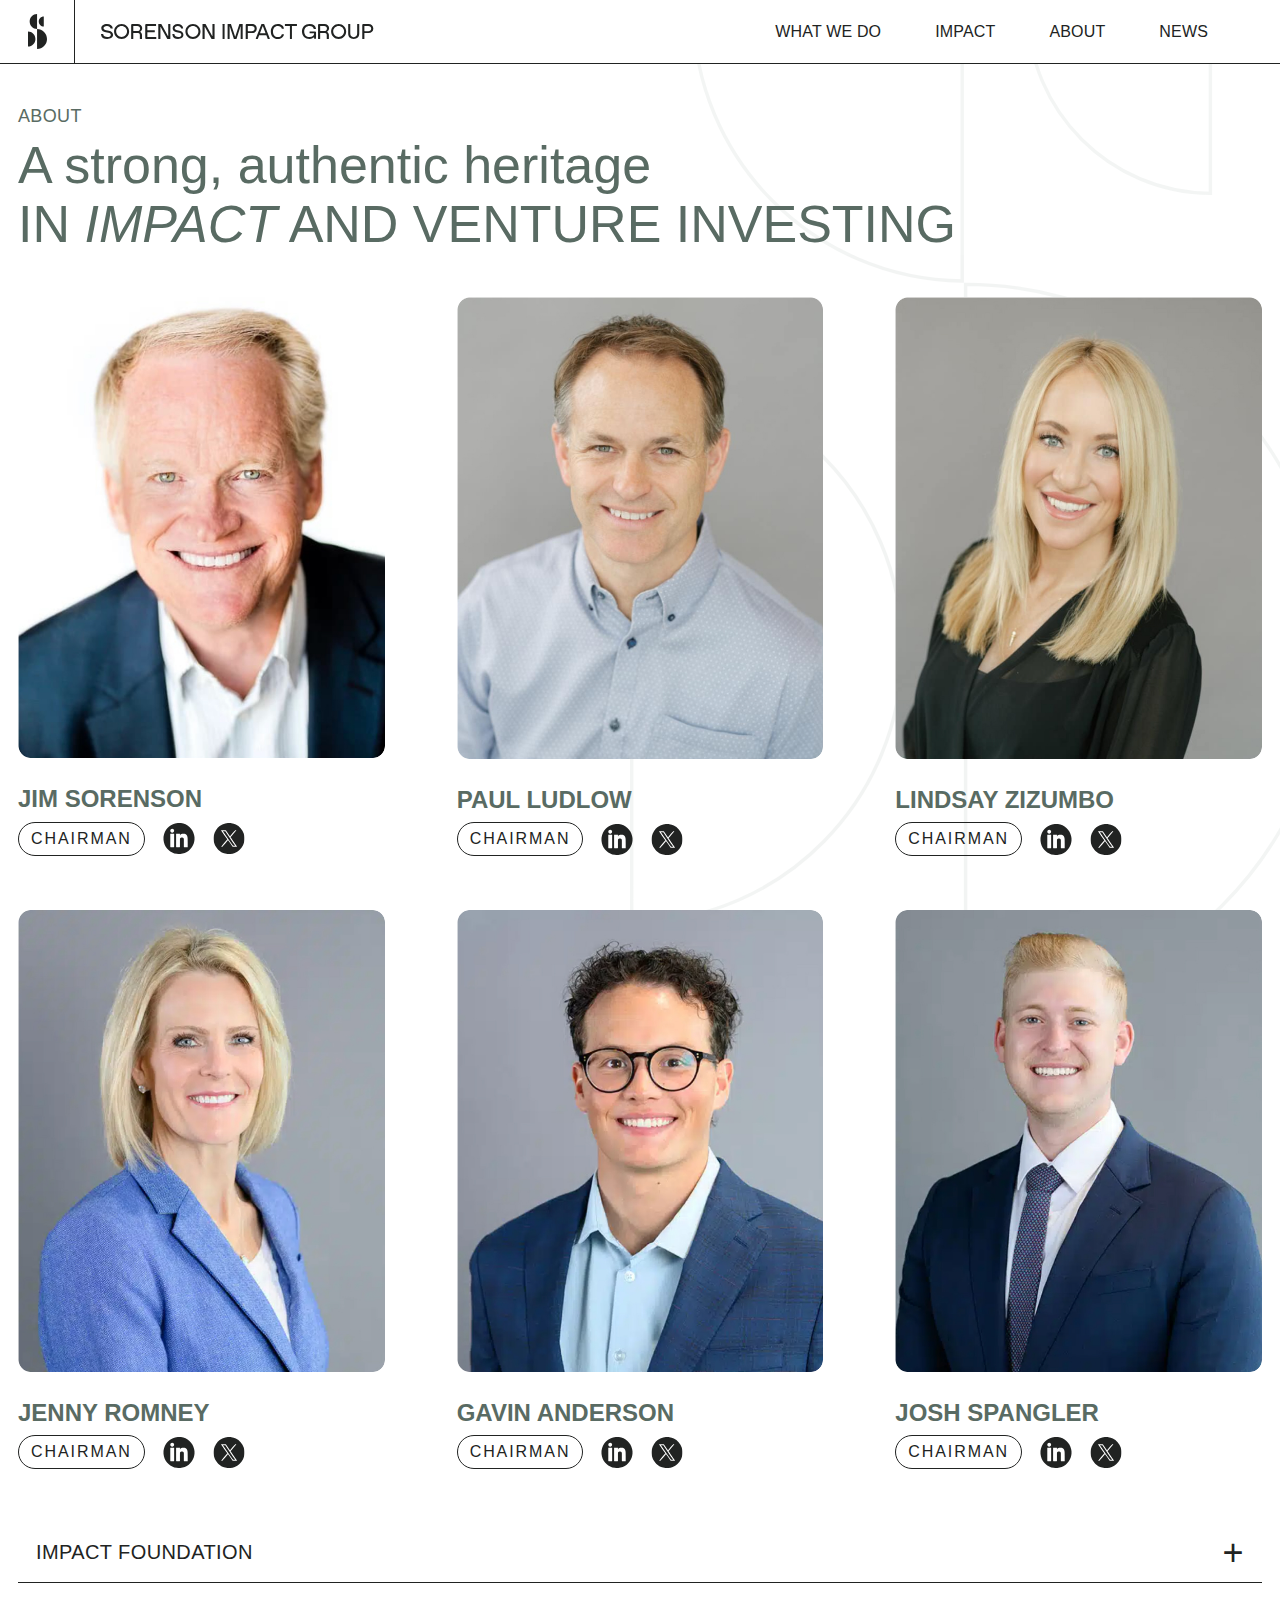
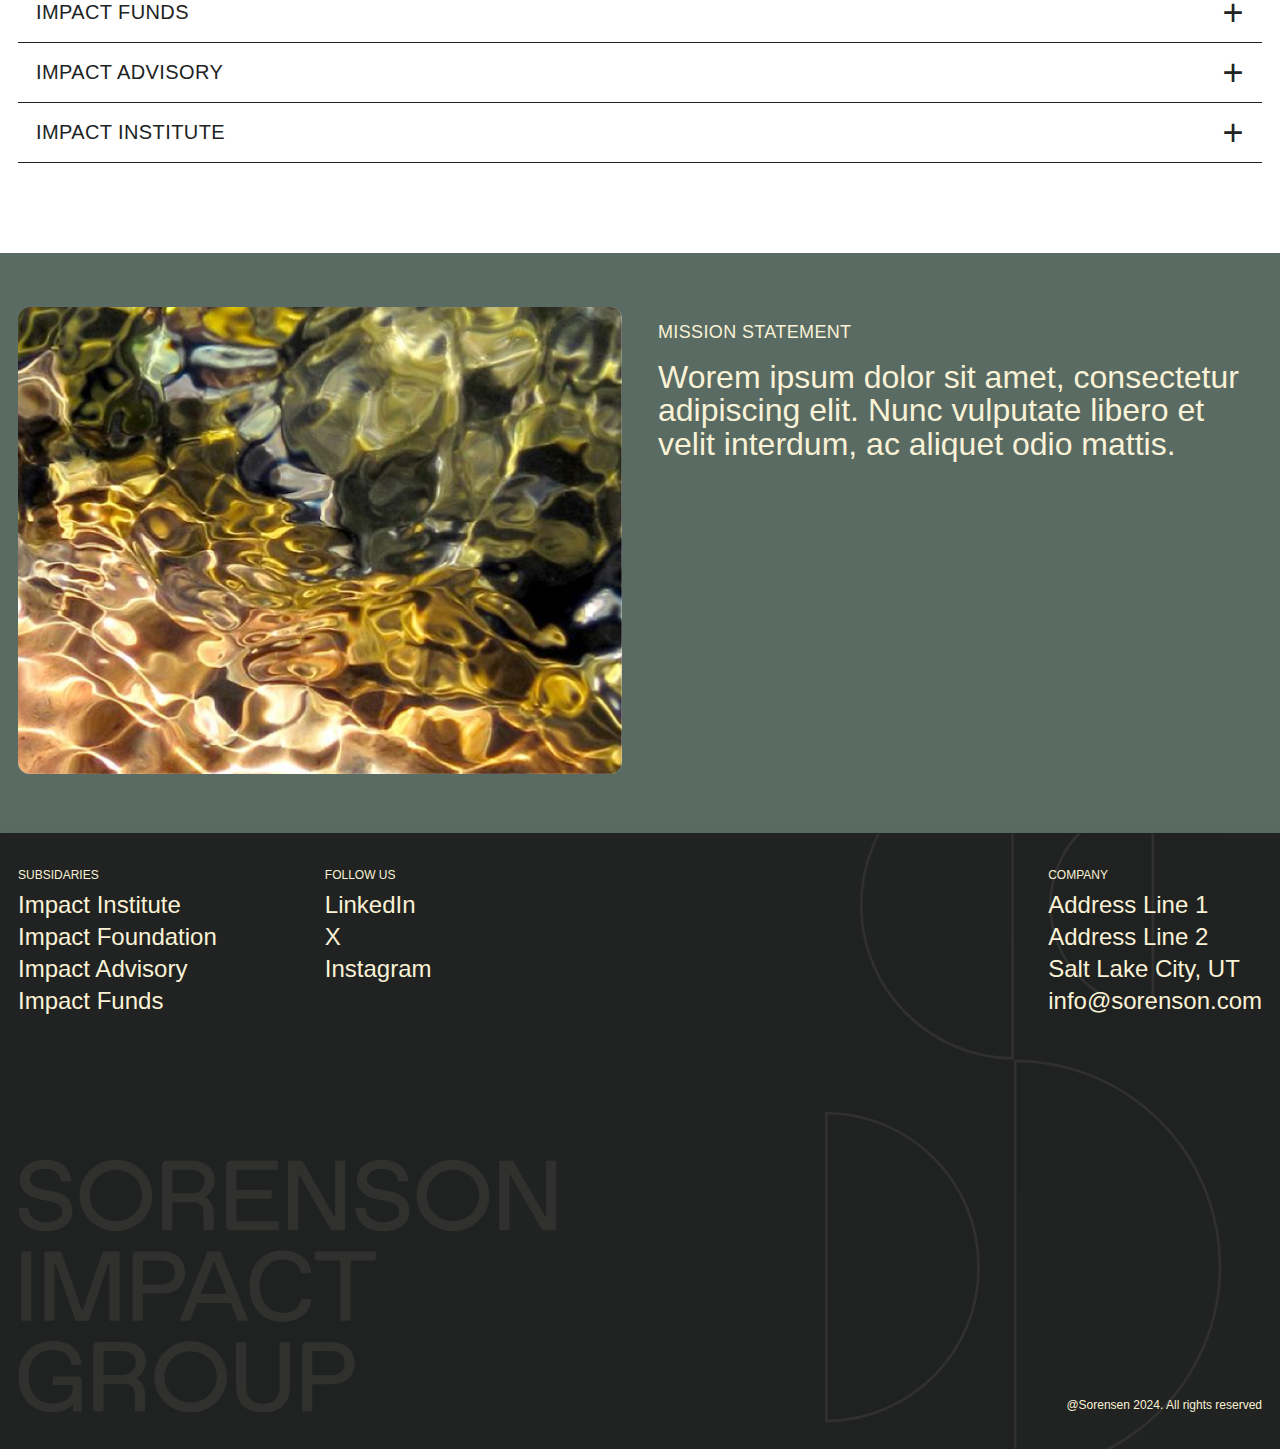
<file: about.html>
<!DOCTYPE html>
<html lang="en">
<head>
    <meta charset="UTF-8">
    <meta name="viewport" content="width=device-width, initial-scale=1.0">

    <title>SORENSON IMPACT GROUP</title>

    <!-- fonts -->
    <link rel="stylesheet" href="./fonts/fonts.css">

    <!-- style.css -->
     <link rel="stylesheet" href="./css/style.css">


</head>

<body>

    <header class="header">

        <div class="header__container">

            <div class="header__wrapper">

                <a href="" class="header__logo">
                    <svg width="19" height="35" viewBox="0 0 19 35" fill="none" xmlns="http://www.w3.org/2000/svg">
                        <g clip-path="url(#clip0_1_176)">
                          <path d="M19 24.9998C19 30.522 14.566 35 9.09488 35C9.08204 35 9.0692 35 9.05493 35V14.9867C14.5247 14.965 18.9772 19.4243 18.9986 24.9465C18.9986 24.9638 18.9986 24.9811 18.9986 24.9998H19Z" fill="#212322" />
                          <path d="M7.42281 24.9999C7.45848 29.138 4.16579 32.5227 0.0656255 32.5587C0.0442259 32.5587 0.0213996 32.5587 0 32.5587V17.5059C4.09874 17.5059 7.42281 20.8604 7.42281 24.9999Z" fill="#212322" />
                          <path d="M1.67212 7.49403C1.67212 3.37037 4.97194 0.0230453 9.05499 0V14.9866C4.97051 14.965 1.67212 11.6163 1.67212 7.49259V7.49403Z" fill="#212322" />
                          <path d="M10.7417 7.49462C10.7417 4.68885 12.9943 2.41602 15.772 2.41602C15.7763 2.41602 15.7806 2.41602 15.7848 2.41602V12.5876C12.9986 12.5876 10.7402 10.3076 10.7402 7.49462H10.7417Z" fill="#212322" />
                        </g>
                        <defs>
                          <clipPath id="clip0_1_176">
                            <rect width="19" height="35" fill="white" />
                          </clipPath>
                        </defs>
                    </svg>
                </a>

                <div class="header__title">

                    <svg width="273" height="15" viewBox="0 0 273 15" fill="none" xmlns="http://www.w3.org/2000/svg">
                        <path d="M12.0579 10.848C12.0579 13.372 9.67942 15 6.21154 15C2.54031 15 0.274384 13.4154 0.00203736 10.4101C-0.0197504 10.2429 0.136396 10.0958 0.31796 10.0958H1.94841C2.10818 10.0958 2.24254 10.2229 2.24254 10.3666C2.40232 12.1618 4.01098 13.1212 6.29869 13.1212H6.52383C8.5864 13.1212 9.78835 12.1417 9.78835 10.9316C9.78835 9.72142 8.99673 9.07622 7.31908 8.76198L4.78081 8.28059C2.17355 7.77914 0.292541 6.44529 0.292541 4.17205C0.292541 1.89882 2.53668 0 5.93919 0C9.34171 0 11.5386 1.66815 11.7856 4.27569C11.7856 4.44283 11.6512 4.58993 11.4696 4.58993H9.83919C9.67942 4.58993 9.54506 4.48629 9.52327 4.3392C9.29813 2.8382 7.91461 1.87876 6.05539 1.87876H5.83025C3.90567 1.87876 2.54394 2.8382 2.54394 4.15199C2.54394 5.23847 3.85846 5.94718 5.21656 6.19791L7.75484 6.65589C10.609 7.1774 12.0615 8.57477 12.0615 10.848H12.0579Z" fill="#212322" />
                        <path d="M28.1433 7.50167C28.1433 11.6391 24.7611 15 20.6049 15C16.4486 15 13.0664 11.6358 13.0664 7.50167C13.0664 3.36755 16.4453 0 20.6049 0C24.7645 0 28.1433 3.3642 28.1433 7.50167ZM26.0433 7.50167C26.0433 4.51573 23.6068 2.09217 20.6049 2.09217C17.6029 2.09217 15.1664 4.51573 15.1664 7.50167C15.1664 10.4876 17.6029 12.9112 20.6049 12.9112C23.6068 12.9112 26.0433 10.4876 26.0433 7.50167Z" fill="#212322" />
                        <path d="M55.282 13.3696V14.7008C55.282 14.8727 55.1557 15 54.985 15H45.1199C44.6284 15 44.2256 14.5907 44.2256 14.0988V0.901169C44.2256 0.40587 44.6318 0 45.1199 0H54.77C54.9406 0 55.0669 0.127264 55.0669 0.299243V1.63036C55.0669 1.80234 54.9406 1.9296 54.77 1.9296H46.6526C46.4819 1.9296 46.3556 2.06031 46.3556 2.22885V6.02958C46.3556 6.18092 46.4819 6.32882 46.6526 6.32882H53.4899C53.6606 6.32882 53.7869 6.45609 53.7869 6.60743V7.95918C53.7869 8.11053 53.6606 8.23779 53.4899 8.23779H46.6526C46.4819 8.23779 46.3556 8.38913 46.3556 8.53703V12.7643C46.3556 12.9363 46.4819 13.0635 46.6526 13.0635H54.9816C55.1523 13.0635 55.2786 13.1942 55.2786 13.3628L55.282 13.3696Z" fill="#212322" />
                        <path d="M69.3501 0.299106V14.6975C69.3501 14.8694 69.2233 14.9966 69.0519 14.9966H66.7212C66.5087 14.9966 66.2927 14.89 66.1865 14.6975L59.705 3.09076C59.6193 2.96356 59.4274 3.00481 59.4274 3.15609V14.7009C59.4274 14.8728 59.3005 15 59.1292 15H57.5902C57.4188 15 57.292 14.8728 57.292 14.7009V0.299106C57.292 0.127206 57.4188 0 57.5902 0H59.9449C60.1574 0 60.3528 0.106578 60.4591 0.299106L66.9405 11.9299C67.0262 12.0605 67.2182 12.0158 67.2182 11.8645V0.299106C67.2182 0.127206 67.369 0 67.5164 0H69.0553C69.2267 0 69.3535 0.127206 69.3535 0.299106H69.3501Z" fill="#212322" />
                        <path d="M82.4197 10.848C82.4197 13.372 80.2388 15 77.0589 15C73.6926 15 71.6149 13.4154 71.3651 10.4101C71.3452 10.2429 71.4883 10.0958 71.6548 10.0958H73.1499C73.2964 10.0958 73.4196 10.2229 73.4196 10.3666C73.5661 12.1618 75.0411 13.1212 77.1388 13.1212H77.3453C79.2365 13.1212 80.3386 12.1417 80.3386 10.9316C80.3386 9.72142 79.6128 9.07622 78.0745 8.76198L75.747 8.28059C73.3563 7.77914 71.6315 6.44529 71.6315 4.17205C71.6315 1.89882 73.6893 0 76.8059 0C79.9224 0 81.9402 1.66815 82.1666 4.27569C82.1666 4.44283 82.0434 4.58993 81.877 4.58993H80.3819C80.2354 4.58993 80.1122 4.48629 80.0922 4.3392C79.8858 2.8382 78.6172 1.87876 76.9124 1.87876H76.706C74.9412 1.87876 73.6926 2.8382 73.6926 4.15199C73.6926 5.23847 74.8979 5.94718 76.1432 6.19791L78.4707 6.65589C81.0878 7.1774 82.4197 8.57477 82.4197 10.848Z" fill="#212322" />
                        <path d="M99.5076 7.50167C99.5076 11.6391 96.1254 15 91.9691 15C87.8129 15 84.4307 11.6358 84.4307 7.50167C84.4307 3.36755 87.8095 0 91.9691 0C96.1287 0 99.5076 3.3642 99.5076 7.50167ZM97.4076 7.50167C97.4076 4.51573 94.9711 2.09217 91.9691 2.09217C88.9672 2.09217 86.5307 4.51573 86.5307 7.50167C86.5307 10.4876 88.9672 12.9112 91.9691 12.9112C94.9711 12.9112 97.4076 10.4876 97.4076 7.50167Z" fill="#212322" />
                        <path d="M113.576 0.299106V14.6975C113.576 14.8694 113.449 14.9966 113.277 14.9966H110.947C110.734 14.9966 110.518 14.89 110.412 14.6975L103.931 3.09076C103.845 2.96356 103.653 3.00481 103.653 3.15609V14.7009C103.653 14.8728 103.526 15 103.355 15H101.816C101.644 15 101.518 14.8728 101.518 14.7009V0.299106C101.518 0.127206 101.644 0 101.816 0H104.171C104.383 0 104.578 0.106578 104.685 0.299106L111.166 11.9299C111.252 12.0605 111.444 12.0158 111.444 11.8645V0.299106C111.444 0.127206 111.595 0 111.742 0H113.281C113.452 0 113.579 0.127206 113.579 0.299106H113.576Z" fill="#212322" />
                        <path d="M39.1797 7.70977C40.3676 7.13549 41.2107 5.77373 41.2107 4.0784C41.2107 1.74003 39.2718 0 36.5444 0H31.0486C30.5571 0 30.1543 0.409216 30.1543 0.900963V14.7008C30.1543 14.8728 30.2806 15 30.4513 15H31.9839C32.1546 15 32.2809 14.8728 32.2809 14.7008V9.29161C32.2809 9.1403 32.4072 8.99243 32.5779 8.99243H37.1725C38.1112 9.0784 38.8554 9.87964 38.8554 10.8459V14.6871C38.8554 14.859 38.9953 15 39.166 15H40.6953C40.8659 15 41.0059 14.859 41.0059 14.6871V11.0591C41.0059 9.64924 40.2754 8.41472 39.1762 7.70633L39.1797 7.70977ZM32.2843 2.23521C32.2843 2.06327 32.4106 1.93604 32.5813 1.93604H36.2235C38.0122 1.93604 39.0773 2.79574 39.0773 4.40509C39.0773 5.92847 38.0122 7.08734 36.2235 7.08734H32.5813C32.4106 7.08734 32.2843 6.93604 32.2843 6.78817V2.23521Z" fill="#212322" />
                        <path d="M123.589 0.299174V14.7008C123.589 14.8728 123.47 15 123.309 15H121.86C121.698 15 121.579 14.8728 121.579 14.7008V0.299174C121.579 0.127235 121.698 0 121.86 0H123.309C123.47 0 123.589 0.127235 123.589 0.299174Z" fill="#212322" />
                        <path d="M141.679 0.299106V14.6975C141.679 14.8694 141.559 14.9966 141.397 14.9966H139.938C139.776 14.9966 139.656 14.8694 139.656 14.6975V2.74696C139.656 2.57506 139.432 2.55443 139.393 2.70571L135.56 14.8075C135.521 14.914 135.398 15 135.277 15H133.088C132.988 15 132.864 14.914 132.825 14.8075L128.892 2.70571C128.853 2.55443 128.629 2.57506 128.629 2.74696V14.6975C128.629 14.8694 128.509 14.9966 128.346 14.9966H126.888C126.726 14.9966 126.605 14.8694 126.605 14.6975V0.299106C126.605 0.127206 126.726 0 126.888 0H129.766C129.886 0 129.99 0.0859492 130.029 0.192527L134.063 12.5728C134.102 12.7 134.287 12.7 134.326 12.5728L138.279 0.192527C138.318 0.0859492 138.421 0 138.542 0H141.4C141.562 0 141.682 0.127206 141.682 0.299106H141.679Z" fill="#212322" />
                        <path d="M155.75 4.54952C155.75 7.40371 153.726 9.0784 150.978 9.0784H147.121C146.95 9.0784 146.824 9.22971 146.824 9.37758V14.7008C146.824 14.8728 146.698 15 146.527 15H144.994C144.824 15 144.697 14.8728 144.697 14.7008V0.900964C144.697 0.405778 145.103 0 145.592 0H150.982C153.729 0 155.754 1.69532 155.754 4.54952H155.75ZM153.62 4.54952C153.62 2.8542 152.576 1.9326 150.661 1.9326H147.124C146.954 1.9326 146.827 2.06327 146.827 2.23178V6.86726C146.827 7.01857 146.954 7.16644 147.124 7.16644H150.661C152.579 7.16644 153.62 6.26547 153.62 4.54952Z" fill="#212322" />
                        <path d="M168.518 15H166.955C166.83 15 166.721 14.9141 166.681 14.8075L165.351 11.3317C165.31 11.2251 165.202 11.1391 165.077 11.1391H158.444C158.319 11.1391 158.21 11.2251 158.17 11.3317L156.84 14.8075C156.799 14.9141 156.691 15 156.566 15H155.046C154.836 15 154.688 14.7868 154.772 14.5909L160.39 0.192529C160.43 0.0618845 160.539 0 160.664 0H162.945C163.07 0 163.178 0.0653225 163.219 0.192529L168.796 14.5909C168.88 14.7834 168.731 15 168.522 15H168.518ZM164.464 9.011L161.889 2.31721C161.848 2.21064 161.679 2.21064 161.635 2.31721L159.06 9.011C159.019 9.09695 159.08 9.20353 159.185 9.20353H164.339C164.444 9.20353 164.508 9.09695 164.464 9.011Z" fill="#212322" />
                        <path d="M182.889 10.5339C182.589 13.2675 180.031 14.9985 176.915 14.9985C172.619 15.082 169.761 11.7236 169.826 7.48962C169.761 3.2356 172.619 -0.0593405 176.915 0.000810538C180.031 0.000810538 182.589 1.73182 182.889 4.46536C182.91 4.63244 182.782 4.79953 182.589 4.79953H181.044C180.892 4.79953 180.765 4.69594 180.744 4.5489C180.486 2.90143 178.874 1.87886 177.026 1.87886H176.812C173.782 1.87886 171.978 4.31832 171.978 7.48962C171.978 10.6609 173.782 13.1204 176.812 13.1204H177.026C178.874 13.1204 180.486 12.1179 180.744 10.4504C180.765 10.3034 180.896 10.1998 181.044 10.1998H182.589C182.782 10.1998 182.913 10.3668 182.889 10.5339Z" fill="#212322" />
                        <path d="M195.948 0.299243V1.63036C195.948 1.80234 195.807 1.9296 195.668 1.9296H191.206C191.045 1.9296 190.926 2.06031 190.926 2.22885V14.7214C190.926 14.8727 190.807 15 190.646 15H189.199C189.038 15 188.919 14.8727 188.919 14.7214V2.22885C188.919 2.05687 188.8 1.9296 188.639 1.9296H184.177C184.016 1.9296 183.896 1.80234 183.896 1.63036V0.299243C183.896 0.127264 184.016 0 184.177 0H195.678C195.819 0 195.958 0.127264 195.958 0.299243H195.948Z" fill="#212322" />
                        <path d="M215.027 8.32887V14.502C215.027 14.6691 214.894 14.7928 214.713 14.7928H213.408C213.227 14.7928 213.094 14.6691 213.094 14.502V13.3757C213.094 13.2921 213.004 13.2721 212.96 13.3122C212.329 14.0408 210.821 15 208.592 15C204.043 15 200.959 11.8516 200.959 7.48997C200.959 3.12834 203.953 0 208.592 0C212.419 0 214.627 1.9385 214.984 4.67246C215.006 4.83957 214.85 5.00669 214.67 5.00669H213.025C212.866 5.00669 212.755 4.88302 212.733 4.75602C212.394 2.90107 210.976 1.87834 208.704 1.87834H208.48C205.353 1.87834 203.214 3.98396 203.214 7.48997C203.214 10.996 205.353 13.1217 208.48 13.1217H208.704C211.474 13.1217 213.094 11.7647 213.094 9.55548C213.094 9.32487 213.025 9.24131 212.733 9.24131H208.906C208.747 9.24131 208.592 9.11764 208.592 8.95053V7.74064C208.592 7.57353 208.751 7.44987 208.906 7.44987H214.107C214.627 7.44987 215.031 7.84759 215.031 8.32553L215.027 8.32887Z" fill="#212322" />
                        <path d="M245.184 7.50168C245.184 11.6391 241.802 15 237.646 15C233.49 15 230.107 11.6358 230.107 7.50168C230.107 3.36755 233.49 0 237.646 0C241.802 0 245.184 3.36421 245.184 7.50168ZM243.084 7.50168C243.084 4.51573 240.648 2.09217 237.646 2.09217C234.644 2.09217 232.207 4.51573 232.207 7.50168C232.207 10.4876 234.644 12.9112 237.646 12.9112C240.648 12.9112 243.084 10.4876 243.084 7.50168Z" fill="#212322" />
                        <path d="M258.252 0.294983V9.54114C258.252 12.8436 256.337 15 252.714 15C249.09 15 247.195 12.8639 247.195 9.54114V0.294983C247.195 0.125453 247.319 0 247.486 0H248.984C249.15 0 249.274 0.125453 249.274 0.294983V9.33092C249.274 11.7857 250.438 13.1386 252.607 13.1386H252.814C254.979 13.1386 256.167 11.7857 256.167 9.33092V0.294983C256.167 0.125453 256.29 0 256.437 0H257.958C258.105 0 258.248 0.125453 258.248 0.294983H258.252Z" fill="#212322" />
                        <path d="M272.32 4.54952C272.32 7.40371 270.295 9.0784 267.547 9.0784H263.69C263.52 9.0784 263.393 9.22971 263.393 9.37758V14.7008C263.393 14.8728 263.267 15 263.096 15H261.564C261.393 15 261.267 14.8728 261.267 14.7008V0.900964C261.267 0.405778 261.673 0 262.161 0H267.551C270.299 0 272.323 1.69532 272.323 4.54952H272.32ZM270.19 4.54952C270.19 2.8542 269.145 1.9326 267.23 1.9326H263.694C263.523 1.9326 263.397 2.06328 263.397 2.23178V6.86727C263.397 7.01857 263.523 7.16644 263.694 7.16644H267.23C269.148 7.16644 270.19 6.26548 270.19 4.54952Z" fill="#212322" />
                        <path d="M226.066 7.70976C227.254 7.13548 228.097 5.77373 228.097 4.0784C228.097 1.74003 226.159 0 223.431 0H217.935C217.444 0 217.041 0.409214 217.041 0.900961V14.7008C217.041 14.8728 217.167 15 217.338 15H218.871C219.041 15 219.168 14.8728 219.168 14.7008V9.29161C219.168 9.1403 219.294 8.99243 219.465 8.99243H224.059C224.998 9.0784 225.742 9.87964 225.742 10.8459V14.6871C225.742 14.859 225.882 15 226.053 15H227.582C227.753 15 227.893 14.859 227.893 14.6871V11.0591C227.893 9.64924 227.162 8.41472 226.063 7.70633L226.066 7.70976ZM219.171 2.23521C219.171 2.06327 219.297 1.93604 219.468 1.93604H223.11C224.899 1.93604 225.964 2.79573 225.964 4.40509C225.964 5.92847 224.899 7.08734 223.11 7.08734H219.468C219.297 7.08734 219.171 6.93604 219.171 6.78817V2.23865V2.23521Z" fill="#212322" />
                    </svg>

                </div>

                <nav class="header__nav">
                    <ul class="header__list">

                        <li class="header__item">
                            <a class="header__link" href="">
                                What We Do
                            </a>
                        </li>

                        <li class="header__item">
                            <a class="header__link" href="">
                                Impact
                            </a>
                        </li>

                        <li class="header__item">
                            <a class="header__link" href="">
                                About
                            </a>
                        </li>

                        <li class="header__item">
                            <a class="header__link" href="">
                                News
                            </a>
                        </li>

                    </ul>
                </nav>

                <nav role="navigation" class="burger-menu">
                    <div class="menu-toggle"><span>Menu</span></div>
                    <ul class="menu">
                      <li><a href="#"><span>WHAT WE DO</span></a></li>
                      <li><a href="#"><span>IMPACT</span></a></li>
                      <li><a href="#"><span>ABOUT</span></a></li>
                      <li><a href="#"><span>NEWS</span></a></li>
                    </ul>
                  </nav>

            </div>

        </div>

    </header>
    
    <main>

        <div class="bg-svg-1">
            <svg width="768" height="1096" viewBox="0 0 768 1096" fill="none" xmlns="http://www.w3.org/2000/svg">
                <g opacity="0.07" clip-path="url(#clip0_1_187)">
                <path d="M807.913 709.253V710.954H807.961C807.045 910.763 644.766 1072.52 444.612 1072.64V345.388C644.611 345.518 807.129 507.212 807.913 707.314V707.315V707.319V707.322V707.326V707.33V707.334V707.337V707.341V707.345V707.348V707.352V707.356V707.359V707.363V707.367V707.371V707.374V707.378V707.382V707.385V707.389V707.393V707.396V707.4V707.404V707.407V707.411V707.415V707.419V707.422V707.426V707.43V707.433V707.437V707.441V707.444V707.448V707.452V707.456V707.459V707.463V707.467V707.47V707.474V707.478V707.481V707.485V707.489V707.493V707.496V707.5V707.504V707.507V707.511V707.515V707.518V707.522V707.526V707.53V707.533V707.537V707.541V707.544V707.548V707.552V707.555V707.559V707.563V707.567V707.57V707.574V707.578V707.581V707.585V707.589V707.593V707.596V707.6V707.604V707.607V707.611V707.615V707.618V707.622V707.626V707.63V707.633V707.637V707.641V707.644V707.648V707.652V707.656V707.659V707.663V707.667V707.67V707.674V707.678V707.681V707.685V707.689V707.693V707.696V707.7V707.704V707.707V707.711V707.715V707.719V707.722V707.726V707.73V707.733V707.737V707.741V707.745V707.748V707.752V707.756V707.759V707.763V707.767V707.771V707.774V707.778V707.782V707.785V707.789V707.793V707.797V707.8V707.804V707.808V707.811V707.815V707.819V707.823V707.826V707.83V707.834V707.838V707.841V707.845V707.849V707.852V707.856V707.86V707.864V707.867V707.871V707.875V707.878V707.882V707.886V707.89V707.893V707.897V707.901V707.905V707.908V707.912V707.916V707.919V707.923V707.927V707.931V707.934V707.938V707.942V707.946V707.949V707.953V707.957V707.961V707.964V707.968V707.972V707.975V707.979V707.983V707.987V707.99V707.994V707.998V708.002V708.005V708.009V708.013V708.017V708.02V708.024V708.028V708.032V708.035V708.039V708.043V708.047V708.05V708.054V708.058V708.061V708.065V708.069V708.073V708.076V708.08V708.084V708.088V708.091V708.095V708.099V708.103V708.106V708.11V708.114V708.118V708.121V708.125V708.129V708.133V708.137V708.14V708.144V708.148V708.152V708.155V708.159V708.163V708.167V708.17V708.174V708.178V708.182V708.185V708.189V708.193V708.197V708.2V708.204V708.208V708.212V708.216V708.219V708.223V708.227V708.231V708.234V708.238V708.242V708.246V708.249V708.253V708.257V708.261V708.265V708.268V708.272V708.276V708.28V708.283V708.287V708.291V708.295V708.299V708.302V708.306V708.31V708.314V708.317V708.321V708.325V708.329V708.333V708.336V708.34V708.344V708.348V708.352V708.355V708.359V708.363V708.367V708.37V708.374V708.378V708.382V708.386V708.389V708.393V708.397V708.401V708.405V708.408V708.412V708.416V708.42V708.424V708.427V708.431V708.435V708.439V708.443V708.446V708.45V708.454V708.458V708.462V708.466V708.469V708.473V708.477V708.481V708.485V708.488V708.492V708.496V708.5V708.504V708.507V708.511V708.515V708.519V708.523V708.527V708.53V708.534V708.538V708.542V708.546V708.55V708.553V708.557V708.561V708.565V708.569V708.573V708.576V708.58V708.584V708.588V708.592V708.595V708.599V708.603V708.607V708.611V708.615V708.619V708.622V708.626V708.63V708.634V708.638V708.642V708.645V708.649V708.653V708.657V708.661V708.665V708.669V708.672V708.676V708.68V708.684V708.688V708.692V708.696V708.699V708.703V708.707V708.711V708.715V708.719V708.723V708.726V708.73V708.734V708.738V708.742V708.746V708.75V708.754V708.757V708.761V708.765V708.769V708.773V708.777V708.781V708.785V708.788V708.792V708.796V708.8V708.804V708.808V708.812V708.816V708.819V708.823V708.827V708.831V708.835V708.839V708.843V708.847V708.851V708.854V708.858V708.862V708.866V708.87V708.874V708.878V708.882V708.886V708.89V708.893V708.897V708.901V708.905V708.909V708.913V708.917V708.921V708.925V708.929V708.933V708.937V708.94V708.944V708.948V708.952V708.956V708.96V708.964V708.968V708.972V708.976V708.98V708.984V708.988V708.991V708.995V708.999V709.003V709.007V709.011V709.015V709.019V709.023V709.027V709.031V709.035V709.039V709.043V709.047V709.051V709.054V709.058V709.062V709.066V709.07V709.074V709.078V709.082V709.086V709.09V709.094V709.098V709.102V709.106V709.11V709.114V709.118V709.122V709.126V709.13V709.134V709.138V709.142V709.146V709.15V709.154V709.158V709.161V709.165V709.169V709.173V709.177V709.181V709.185V709.189V709.193V709.197V709.201V709.205V709.209V709.213V709.217V709.221V709.225V709.229V709.233V709.237V709.241V709.245V709.249V709.253Z" stroke="#596B63" stroke-width="3.40057"/>
                <path d="M381.024 709.252V709.259L381.024 709.267C382.331 859.398 261.663 982.202 111.4 983.512H111.398H111.394L111.393 983.512L111.389 983.512H111.384H111.38H111.375H111.37H111.366H111.361H111.356H111.352H111.347H111.343H111.338H111.333H111.329H111.324H111.319H111.315H111.31H111.305H111.301H111.296H111.291H111.287H111.282H111.277H111.273H111.268H111.264H111.259H111.254H111.25H111.245H111.24H111.236H111.231H111.226H111.222H111.217H111.212H111.208H111.203H111.198H111.194H111.189H111.184H111.179H111.175H111.17H111.165H111.161H111.156H111.151H111.147H111.142H111.137H111.133H111.128H111.123H111.119H111.114H111.109H111.105H111.1H111.095H111.09H111.086H111.081H111.076H111.072H111.067H111.062H111.058H111.053H111.048H111.043H111.039H111.034H111.029H111.025H111.02H111.015H111.011H111.006H111.001H110.996H110.992H110.987H110.982H110.978H110.973H110.968H110.963H110.959H110.954H110.949H110.945H110.94H110.935H110.93H110.926H110.921H110.916H110.911H110.907H110.902H110.897H110.893H110.888H110.883H110.878H110.874H110.869H110.864H110.859H110.855H110.85H110.845H110.84H110.836H110.831H110.826H110.822H110.817H110.812H110.807H110.803H110.798H110.793H110.788H110.784H110.779H110.774H110.769H110.765H110.76H110.755H110.75H110.746H110.741H110.736H110.731H110.727H110.722H110.717H110.712H110.708H110.703H110.698H110.693H110.689H110.688V437.364C260.12 438.278 381.024 559.633 381.024 709.252Z" stroke="#596B63" stroke-width="3.40057"/>
                <path d="M441.211 341.975C292.318 340.28 172.362 219.152 172.348 70.1222C172.362 -78.9063 292.369 -199.983 441.211 -201.73V341.975Z" stroke="#596B63" stroke-width="3.40057"/>
                <path d="M689.378 254.378C588.916 253.47 507.661 172.257 506.753 71.8492H506.798V70.149C506.798 -30.935 588.446 -112.898 689.378 -113.557V254.378Z" stroke="#596B63" stroke-width="3.40057"/>
                </g>
                <defs>
                <clipPath id="clip0_1_187">
                <rect width="768" height="1096" fill="white"/>
                </clipPath>
                </defs>
            </svg>
            
        </div>
        <div class="bg-svg-2">
            <svg width="246" height="515" viewBox="0 0 246 515" fill="none" xmlns="http://www.w3.org/2000/svg">
                <g opacity="0.07" clip-path="url(#clip0_1_628)">
                <path d="M367.516 350.466C366.562 440.151 293.746 512.658 203.804 513.25V183.901C294.015 184.499 367.147 257.522 367.501 347.804V347.806V347.808V347.809V347.811V347.813V347.814V347.816V347.818V347.819V347.821V347.823V347.824V347.826V347.828V347.829V347.831V347.833V347.835V347.836V347.838V347.84V347.841V347.843V347.845V347.846V347.848V347.85V347.851V347.853V347.855V347.856V347.858V347.86V347.862V347.863V347.865V347.867V347.868V347.87V347.872V347.873V347.875V347.877V347.878V347.88V347.882V347.883V347.885V347.887V347.888V347.89V347.892V347.894V347.895V347.897V347.899V347.9V347.902V347.904V347.905V347.907V347.909V347.91V347.912V347.914V347.915V347.917V347.919V347.921V347.922V347.924V347.926V347.927V347.929V347.931V347.932V347.934V347.936V347.937V347.939V347.941V347.942V347.944V347.946V347.948V347.949V347.951V347.953V347.954V347.956V347.958V347.959V347.961V347.963V347.964V347.966V347.968V347.97V347.971V347.973V347.975V347.976V347.978V347.98V347.981V347.983V347.985V347.986V347.988V347.99V347.992V347.993V347.995V347.997V347.998V348V348.002V348.003V348.005V348.007V348.008V348.01V348.012V348.014V348.015V348.017V348.019V348.02V348.022V348.024V348.025V348.027V348.029V348.03V348.032V348.034V348.036V348.037V348.039V348.041V348.042V348.044V348.046V348.047V348.049V348.051V348.052V348.054V348.056V348.058V348.059V348.061V348.063V348.064V348.066V348.068V348.069V348.071V348.073V348.075V348.076V348.078V348.08V348.081V348.083V348.085V348.086V348.088V348.09V348.092V348.093V348.095V348.097V348.098V348.1V348.102V348.103V348.105V348.107V348.109V348.11V348.112V348.114V348.115V348.117V348.119V348.121V348.122V348.124V348.126V348.127V348.129V348.131V348.132V348.134V348.136V348.138V348.139V348.141V348.143V348.144V348.146V348.148V348.15V348.151V348.153V348.155V348.156V348.158V348.16V348.161V348.163V348.165V348.167V348.168V348.17V348.172V348.173V348.175V348.177V348.179V348.18V348.182V348.184V348.185V348.187V348.189V348.191V348.192V348.194V348.196V348.197V348.199V348.201V348.203V348.204V348.206V348.208V348.209V348.211V348.213V348.215V348.216V348.218V348.22V348.221V348.223V348.225V348.227V348.228V348.23V348.232V348.233V348.235V348.237V348.239V348.24V348.242V348.244V348.246V348.247V348.249V348.251V348.252V348.254V348.256V348.258V348.259V348.261V348.263V348.264V348.266V348.268V348.27V348.271V348.273V348.275V348.277V348.278V348.28V348.282V348.283V348.285V348.287V348.289V348.29V348.292V348.294V348.296V348.297V348.299V348.301V348.303V348.304V348.306V348.308V348.309V348.311V348.313V348.315V348.316V348.318V348.32V348.322V348.323V348.325V348.327V348.329V348.33V348.332V348.334V348.335V348.337V348.339V348.341V348.342V348.344V348.346V348.348V348.349V348.351V348.353V348.355V348.356V348.358V348.36V348.362V348.363V348.365V348.367V348.369V348.37V348.372V348.374V348.376V348.377V348.379V348.381V348.383V348.384V348.386V348.388V348.39V348.391V348.393V348.395V348.397V348.398V348.4V348.402V348.404V348.405V348.407V348.409V348.411V348.412V348.414V348.416V348.418V348.419V348.421V348.423V348.425V348.426V348.428V348.43V348.432V348.433V348.435V348.437V348.439V348.44V348.442V348.444V348.446V348.447V348.449V348.451V348.453V348.455V348.456V348.458V348.46V348.462V348.463V348.465V348.467V348.469V348.47V348.472V348.474V348.476V348.477V348.479V348.481V348.483V348.485V348.486V348.488V348.49V348.492V348.493V348.495V348.497V348.499V348.501V348.502V348.504V348.506V348.508V348.509V348.511V348.513V348.515V348.517V348.518V348.52V348.522V348.524V348.525V348.527V348.529V348.531V348.533V348.534V348.536V348.538V348.54V348.541V348.543V348.545V348.547V348.549V348.55V348.552V348.554V348.556V348.558V348.559V348.561V348.563V348.565V348.566V348.568V348.57V348.572V348.574V348.575V348.577V348.579V348.581V348.583V348.584V348.586V348.588V348.59V348.592V348.593V348.595V348.597V348.599V348.601V348.602V348.604V348.606V348.608V348.61V348.611V348.613V348.615V348.617V348.619V348.62V348.622V348.624V348.626V348.628V348.63V348.631V348.633V348.635V348.637V348.639V348.64V348.642V348.644V348.646V348.648V348.649V348.651V348.653V348.655V348.657V348.659V348.66V348.662V348.664V348.666V348.668V348.669V348.671V348.673V348.675V348.677V348.679V348.68V348.682V348.684V350.466H367.516Z" stroke="#596B63" stroke-width="3.5638"/>
                <path d="M172.787 348.684V348.691L172.787 348.699C173.376 416.318 119.157 471.674 51.4933 472.634V225.816C118.635 226.768 172.787 281.405 172.787 348.684Z" stroke="#596B63" stroke-width="3.5638"/>
                <path d="M200.24 180.312C133.347 179.009 79.6242 124.478 79.6178 57.4664C79.6242 -9.54354 133.37 -64.0528 200.24 -65.379V180.312Z" stroke="#596B63" stroke-width="3.5638"/>
                <path d="M313.435 140.398C268.966 139.464 233.1 103.652 232.163 59.2597H232.169V57.4778C232.169 12.314 268.416 -24.3743 313.435 -25.2075V140.398Z" stroke="#596B63" stroke-width="3.5638"/>
                </g>
                <defs>
                <clipPath id="clip0_1_628">
                <rect width="377" height="515" fill="white"/>
                </clipPath>
                </defs>
            </svg>
        </div>

        <section class="about-inner">

            <div class="container about-inner__container">

                <div class="about-inner__wrapper">
    
                    <div class="section__title">
                        <h2>ABOUT</h2>
                        <p>
                            A strong, authentic heritage<br>
                            IN <i><b>IMPACT</b></i> AND VENTURE INVESTING
                        </p>
                    </div>

                    <div class="about-inner__team">

                        <div class="team__member">

                            <div class="team__member--img__wrapper">
                                <img src="./img/jim-sorenson.jpg" alt="" class="team__member--img">
                            </div>

                            <a class="team__member--name">

                                JIM SORENSON

                            </a>

                            <div class="team__member--links">

                                <div class="team__member--post">
                                    CHAIRMAN
                                </div>

                                <a href="">
                                    <svg width="32" height="31" viewBox="0 0 32 31" fill="none" xmlns="http://www.w3.org/2000/svg">
                                        <path d="M14.7288 0C15.5765 0 16.4241 0 17.2718 0C17.5 0.0333014 17.7283 0.0702357 17.9571 0.0986933C24.4392 0.902166 29.7696 5.7775 31.1664 12.1732C31.3147 12.8531 31.3862 13.544 31.5 14.2288V16.7718C31.4455 17.1502 31.3928 17.5293 31.3365 17.9077C30.4205 24.0412 25.667 29.1884 19.6252 30.601C18.8478 30.7826 18.0583 30.8783 17.2718 31H14.7288C14.3504 30.9455 13.9714 30.894 13.593 30.8359C7.52027 29.9047 2.48529 25.3363 0.964385 19.3893C0.743999 18.5271 0.629568 17.6479 0.5 16.7712C0.5 15.9235 0.5 15.0759 0.5 14.2282C0.554491 13.8492 0.60656 13.4701 0.662868 13.0917C1.57166 7.0369 6.19856 1.94844 12.1405 0.458349C12.9936 0.244009 13.8618 0.128362 14.7288 0ZM16.9981 12.4051C16.9194 12.3221 16.9563 12.2174 16.9551 12.1235C16.9503 11.7506 16.943 11.377 16.9557 11.004C16.9642 10.7527 16.8613 10.668 16.6161 10.6698C15.5668 10.6777 14.5175 10.6807 13.4689 10.668C13.1849 10.6649 13.1062 10.7727 13.1068 11.0434C13.1129 15.3108 13.1129 19.5782 13.1068 23.8456C13.1068 24.1296 13.2122 24.2101 13.4822 24.2077C14.5109 24.1968 15.5402 24.2047 16.5688 24.2029C16.9363 24.2029 16.9527 24.1841 16.9533 23.799C16.9545 22.9314 16.9533 22.0637 16.9533 21.1961C16.9533 19.5716 16.9466 17.9477 16.9581 16.3232C16.9654 15.3072 17.5557 14.6411 18.5251 14.534C18.7739 14.5067 19.0312 14.5061 19.2801 14.5334C20.2016 14.6326 20.7985 15.2708 20.8536 16.1984C20.8639 16.3692 20.8603 16.5411 20.8603 16.7131C20.8603 19.0835 20.8621 21.4546 20.8585 23.8251C20.8585 24.0576 20.8894 24.2095 21.1812 24.2065C22.2504 24.1956 23.3197 24.198 24.3889 24.2053C24.6275 24.2071 24.7074 24.109 24.705 23.8789C24.6777 21.1252 24.7716 18.3709 24.6365 15.6184C24.5905 14.6805 24.4525 13.7511 24.085 12.8725C23.603 11.7221 22.7475 11.0313 21.5257 10.7909C20.7652 10.6413 20.0018 10.654 19.2377 10.7564C18.2017 10.895 17.3547 11.291 17.0296 12.3918C17.0278 12.3972 17.0132 12.399 16.9993 12.4051H16.9981ZM11.1403 17.4366C11.1403 15.3084 11.1361 13.1801 11.1451 11.0518C11.1464 10.7612 11.0513 10.6637 10.7607 10.6674C9.73201 10.6807 8.70334 10.6807 7.67466 10.6674C7.38102 10.6637 7.29262 10.7667 7.29323 11.0543C7.29989 15.3108 7.29989 19.5673 7.29323 23.8232C7.29323 24.1139 7.38707 24.2114 7.67769 24.2077C8.69607 24.1944 9.71505 24.2035 10.7334 24.2023C11.127 24.2023 11.1397 24.189 11.1403 23.7905C11.1409 21.6726 11.1403 19.5552 11.1403 17.4366ZM11.1355 7.75197C11.1373 6.7172 10.2684 5.84289 9.22948 5.83381C8.19838 5.82472 7.31866 6.69117 7.30352 7.73259C7.28778 8.77341 8.18022 9.67195 9.22524 9.6671C10.263 9.66226 11.1336 8.78916 11.1355 7.75197Z" fill="#212322"/>
                                    </svg>
                                </a>

                                <a href="">
                                    <svg width="32" height="31" viewBox="0 0 32 31" fill="none" xmlns="http://www.w3.org/2000/svg">
                                        <g clip-path="url(#clip0_1_209)">
                                        <path d="M15.2492 0.000504557H16.7992C16.8335 0.0141276 16.8699 0.0151367 16.9062 0.0176595C17.4218 0.0469238 17.935 0.101921 18.4456 0.182145C19.9673 0.420296 21.4215 0.876416 22.805 1.55202C24.6476 2.45164 26.2521 3.66813 27.6144 5.20148C29.0151 6.77873 30.0555 8.56587 30.7285 10.5659C31.1085 11.6946 31.3527 12.8521 31.4647 14.0383C31.4803 14.2028 31.4702 14.3688 31.5 14.5318V16.4935C31.495 16.5253 31.4864 16.557 31.4859 16.5888C31.4778 16.9889 31.4228 17.3845 31.3658 17.7796C31.1458 19.2998 30.7043 20.754 30.0459 22.1415C29.1684 23.9902 27.9711 25.6038 26.458 26.9817C25.0684 28.2476 23.5002 29.2295 21.754 29.9258C20.3392 30.4899 18.8719 30.836 17.3537 30.9642C17.2256 30.9748 17.0954 30.9707 16.9693 31.0005H15.0802C14.8996 30.9849 14.7189 30.9712 14.5383 30.9531C13.7058 30.8698 12.8839 30.7291 12.0745 30.5146C9.44328 29.8173 7.15309 28.5156 5.19793 26.625C4.3417 25.797 3.59344 24.8787 2.95265 23.8741C1.52122 21.6304 0.714437 19.1818 0.538346 16.5258C0.532796 16.4415 0.527246 16.3567 0.5 16.2755V14.7255C0.526742 14.6523 0.533805 14.5762 0.537842 14.4995C0.571647 13.8743 0.651872 13.2542 0.76792 12.6392C1.15693 10.574 1.93294 8.66476 3.09746 6.91597C4.07681 5.44468 5.27362 4.17622 6.68587 3.11261C8.36756 1.84567 10.2309 0.956641 12.2743 0.447038C13.118 0.236637 13.9732 0.100407 14.8405 0.0363281C14.9768 0.026237 15.115 0.030778 15.2497 0L15.2492 0.000504557ZM7.99974 7.31255C8.00478 7.36855 8.0401 7.39883 8.06483 7.43415C8.58452 8.16929 9.10472 8.90342 9.62441 9.63856C11.0024 11.5856 12.3803 13.5327 13.7583 15.4793C13.9379 15.7331 14.1175 15.9869 14.2956 16.2412C14.3657 16.3411 14.3652 16.3426 14.286 16.439C14.2376 16.498 14.1866 16.556 14.1372 16.6141C12.1341 18.9693 10.1315 21.3246 8.12891 23.6804C8.10418 23.7097 8.05423 23.7369 8.0734 23.7788C8.09258 23.8201 8.14606 23.8005 8.18441 23.8C8.53558 23.7929 8.88625 23.7803 9.23742 23.7768C9.33984 23.7757 9.41048 23.7414 9.47557 23.6632C9.79445 23.2828 10.1174 22.9059 10.4393 22.5275C11.6709 21.0794 12.9025 19.6313 14.1347 18.1832C14.3859 17.8881 14.6362 17.5924 14.8885 17.2987C14.9652 17.2094 14.9798 17.2125 15.0509 17.3063C15.058 17.3159 15.0651 17.326 15.0721 17.3356C16.4243 19.2463 17.7765 21.1576 19.1288 23.0684C19.2731 23.2727 19.4194 23.476 19.5617 23.6814C19.6071 23.747 19.6601 23.7848 19.7423 23.7778C19.7822 23.7742 19.823 23.7778 19.8634 23.7773C20.4124 23.7717 20.9608 23.7727 21.5098 23.7641C22.2928 23.7515 23.0759 23.7556 23.859 23.751C23.914 23.751 23.9917 23.7778 24.0184 23.7313C24.0522 23.6728 23.9791 23.6254 23.9468 23.5785C22.9129 22.0653 21.8776 20.5536 20.8427 19.0415C20.1565 18.0389 19.4698 17.0369 18.7836 16.0343C18.3916 15.4617 18.0001 14.8885 17.6085 14.3148C17.5308 14.2008 17.5318 14.1998 17.6166 14.0963C17.6242 14.0867 17.6322 14.0777 17.6398 14.0686C18.4486 13.1296 19.2569 12.1906 20.0657 11.2521C21.1828 9.95542 22.2999 8.65921 23.4165 7.3625C23.4392 7.33626 23.473 7.31507 23.4695 7.2742C23.4553 7.252 23.4347 7.25352 23.415 7.25452C23.028 7.26966 22.641 7.28682 22.254 7.29993C22.1622 7.30296 22.0966 7.33929 22.037 7.40993C21.7817 7.71165 21.5219 8.01035 21.2635 8.31006C20.0647 9.70112 18.8659 11.0927 17.6671 12.4838C17.4511 12.7345 17.2362 12.9863 17.0187 13.2361C16.9405 13.3259 16.9284 13.3238 16.8593 13.2244C16.7669 13.0917 16.6761 12.9585 16.5853 12.8253C15.336 11.0004 14.0862 9.17537 12.8395 7.34837C12.7718 7.24948 12.6977 7.21164 12.5796 7.21517C12.1159 7.22829 11.6517 7.22526 11.1875 7.24241C10.8046 7.25654 10.4211 7.252 10.0376 7.26361C9.40443 7.28278 8.7707 7.28732 8.13698 7.29892C8.09308 7.29993 8.04818 7.29136 7.99823 7.31356L7.99974 7.31255Z" fill="#212322"/>
                                        <path d="M11.0876 8.2538C11.4105 8.26086 11.7329 8.23816 12.0559 8.23059C12.1694 8.22807 12.24 8.2654 12.3046 8.35975C14.0806 10.9592 15.8592 13.5567 17.6373 16.1547C18.8638 17.9463 20.0904 19.7385 21.317 21.5302C21.5587 21.8834 21.8009 22.2356 22.0431 22.5888C22.0476 22.5953 22.0532 22.6019 22.0567 22.609C22.0759 22.6468 22.1268 22.6801 22.0976 22.726C22.0743 22.7634 22.0234 22.7482 21.9845 22.7487C21.6414 22.7507 21.2983 22.7502 20.9552 22.7533C20.7373 22.7553 20.5193 22.7583 20.3018 22.7669C20.1984 22.7709 20.1313 22.7326 20.0707 22.6473C18.3613 20.228 16.6493 17.8101 14.9379 15.3918C13.4293 13.2605 11.9206 11.1288 10.412 8.99751C10.2722 8.79973 10.132 8.60245 9.99272 8.40416C9.97254 8.3754 9.93621 8.34563 9.95135 8.30879C9.97052 8.26187 10.021 8.27751 10.0588 8.27701C10.4019 8.27247 10.7445 8.24926 11.0876 8.2543V8.2538Z" fill="#212322"/>
                                        </g>
                                        <defs>
                                        <clipPath id="clip0_1_209">
                                        <rect width="31" height="31" fill="white" transform="translate(0.5)"/>
                                        </clipPath>
                                        </defs>
                                    </svg>
                                </a>

                            </div>

                        </div>

                        <div class="team__member">

                            <div class="team__member--img__wrapper">
                                <img src="./img/pexels-saramazin-20465229 2.jpg" alt="" class="team__member--img">
                            </div>

                            <div class="team__member--name">

                                PAUL LUDLOW

                            </div>

                            <div class="team__member--links">

                                <div class="team__member--post">
                                    CHAIRMAN
                                </div>

                                <a href="">
                                    <svg width="32" height="31" viewBox="0 0 32 31" fill="none" xmlns="http://www.w3.org/2000/svg">
                                        <path d="M14.7288 0C15.5765 0 16.4241 0 17.2718 0C17.5 0.0333014 17.7283 0.0702357 17.9571 0.0986933C24.4392 0.902166 29.7696 5.7775 31.1664 12.1732C31.3147 12.8531 31.3862 13.544 31.5 14.2288V16.7718C31.4455 17.1502 31.3928 17.5293 31.3365 17.9077C30.4205 24.0412 25.667 29.1884 19.6252 30.601C18.8478 30.7826 18.0583 30.8783 17.2718 31H14.7288C14.3504 30.9455 13.9714 30.894 13.593 30.8359C7.52027 29.9047 2.48529 25.3363 0.964385 19.3893C0.743999 18.5271 0.629568 17.6479 0.5 16.7712C0.5 15.9235 0.5 15.0759 0.5 14.2282C0.554491 13.8492 0.60656 13.4701 0.662868 13.0917C1.57166 7.0369 6.19856 1.94844 12.1405 0.458349C12.9936 0.244009 13.8618 0.128362 14.7288 0ZM16.9981 12.4051C16.9194 12.3221 16.9563 12.2174 16.9551 12.1235C16.9503 11.7506 16.943 11.377 16.9557 11.004C16.9642 10.7527 16.8613 10.668 16.6161 10.6698C15.5668 10.6777 14.5175 10.6807 13.4689 10.668C13.1849 10.6649 13.1062 10.7727 13.1068 11.0434C13.1129 15.3108 13.1129 19.5782 13.1068 23.8456C13.1068 24.1296 13.2122 24.2101 13.4822 24.2077C14.5109 24.1968 15.5402 24.2047 16.5688 24.2029C16.9363 24.2029 16.9527 24.1841 16.9533 23.799C16.9545 22.9314 16.9533 22.0637 16.9533 21.1961C16.9533 19.5716 16.9466 17.9477 16.9581 16.3232C16.9654 15.3072 17.5557 14.6411 18.5251 14.534C18.7739 14.5067 19.0312 14.5061 19.2801 14.5334C20.2016 14.6326 20.7985 15.2708 20.8536 16.1984C20.8639 16.3692 20.8603 16.5411 20.8603 16.7131C20.8603 19.0835 20.8621 21.4546 20.8585 23.8251C20.8585 24.0576 20.8894 24.2095 21.1812 24.2065C22.2504 24.1956 23.3197 24.198 24.3889 24.2053C24.6275 24.2071 24.7074 24.109 24.705 23.8789C24.6777 21.1252 24.7716 18.3709 24.6365 15.6184C24.5905 14.6805 24.4525 13.7511 24.085 12.8725C23.603 11.7221 22.7475 11.0313 21.5257 10.7909C20.7652 10.6413 20.0018 10.654 19.2377 10.7564C18.2017 10.895 17.3547 11.291 17.0296 12.3918C17.0278 12.3972 17.0132 12.399 16.9993 12.4051H16.9981ZM11.1403 17.4366C11.1403 15.3084 11.1361 13.1801 11.1451 11.0518C11.1464 10.7612 11.0513 10.6637 10.7607 10.6674C9.73201 10.6807 8.70334 10.6807 7.67466 10.6674C7.38102 10.6637 7.29262 10.7667 7.29323 11.0543C7.29989 15.3108 7.29989 19.5673 7.29323 23.8232C7.29323 24.1139 7.38707 24.2114 7.67769 24.2077C8.69607 24.1944 9.71505 24.2035 10.7334 24.2023C11.127 24.2023 11.1397 24.189 11.1403 23.7905C11.1409 21.6726 11.1403 19.5552 11.1403 17.4366ZM11.1355 7.75197C11.1373 6.7172 10.2684 5.84289 9.22948 5.83381C8.19838 5.82472 7.31866 6.69117 7.30352 7.73259C7.28778 8.77341 8.18022 9.67195 9.22524 9.6671C10.263 9.66226 11.1336 8.78916 11.1355 7.75197Z" fill="#212322"/>
                                    </svg>
                                </a>

                                <a href="">
                                    <svg width="32" height="31" viewBox="0 0 32 31" fill="none" xmlns="http://www.w3.org/2000/svg">
                                        <g clip-path="url(#clip0_1_209)">
                                        <path d="M15.2492 0.000504557H16.7992C16.8335 0.0141276 16.8699 0.0151367 16.9062 0.0176595C17.4218 0.0469238 17.935 0.101921 18.4456 0.182145C19.9673 0.420296 21.4215 0.876416 22.805 1.55202C24.6476 2.45164 26.2521 3.66813 27.6144 5.20148C29.0151 6.77873 30.0555 8.56587 30.7285 10.5659C31.1085 11.6946 31.3527 12.8521 31.4647 14.0383C31.4803 14.2028 31.4702 14.3688 31.5 14.5318V16.4935C31.495 16.5253 31.4864 16.557 31.4859 16.5888C31.4778 16.9889 31.4228 17.3845 31.3658 17.7796C31.1458 19.2998 30.7043 20.754 30.0459 22.1415C29.1684 23.9902 27.9711 25.6038 26.458 26.9817C25.0684 28.2476 23.5002 29.2295 21.754 29.9258C20.3392 30.4899 18.8719 30.836 17.3537 30.9642C17.2256 30.9748 17.0954 30.9707 16.9693 31.0005H15.0802C14.8996 30.9849 14.7189 30.9712 14.5383 30.9531C13.7058 30.8698 12.8839 30.7291 12.0745 30.5146C9.44328 29.8173 7.15309 28.5156 5.19793 26.625C4.3417 25.797 3.59344 24.8787 2.95265 23.8741C1.52122 21.6304 0.714437 19.1818 0.538346 16.5258C0.532796 16.4415 0.527246 16.3567 0.5 16.2755V14.7255C0.526742 14.6523 0.533805 14.5762 0.537842 14.4995C0.571647 13.8743 0.651872 13.2542 0.76792 12.6392C1.15693 10.574 1.93294 8.66476 3.09746 6.91597C4.07681 5.44468 5.27362 4.17622 6.68587 3.11261C8.36756 1.84567 10.2309 0.956641 12.2743 0.447038C13.118 0.236637 13.9732 0.100407 14.8405 0.0363281C14.9768 0.026237 15.115 0.030778 15.2497 0L15.2492 0.000504557ZM7.99974 7.31255C8.00478 7.36855 8.0401 7.39883 8.06483 7.43415C8.58452 8.16929 9.10472 8.90342 9.62441 9.63856C11.0024 11.5856 12.3803 13.5327 13.7583 15.4793C13.9379 15.7331 14.1175 15.9869 14.2956 16.2412C14.3657 16.3411 14.3652 16.3426 14.286 16.439C14.2376 16.498 14.1866 16.556 14.1372 16.6141C12.1341 18.9693 10.1315 21.3246 8.12891 23.6804C8.10418 23.7097 8.05423 23.7369 8.0734 23.7788C8.09258 23.8201 8.14606 23.8005 8.18441 23.8C8.53558 23.7929 8.88625 23.7803 9.23742 23.7768C9.33984 23.7757 9.41048 23.7414 9.47557 23.6632C9.79445 23.2828 10.1174 22.9059 10.4393 22.5275C11.6709 21.0794 12.9025 19.6313 14.1347 18.1832C14.3859 17.8881 14.6362 17.5924 14.8885 17.2987C14.9652 17.2094 14.9798 17.2125 15.0509 17.3063C15.058 17.3159 15.0651 17.326 15.0721 17.3356C16.4243 19.2463 17.7765 21.1576 19.1288 23.0684C19.2731 23.2727 19.4194 23.476 19.5617 23.6814C19.6071 23.747 19.6601 23.7848 19.7423 23.7778C19.7822 23.7742 19.823 23.7778 19.8634 23.7773C20.4124 23.7717 20.9608 23.7727 21.5098 23.7641C22.2928 23.7515 23.0759 23.7556 23.859 23.751C23.914 23.751 23.9917 23.7778 24.0184 23.7313C24.0522 23.6728 23.9791 23.6254 23.9468 23.5785C22.9129 22.0653 21.8776 20.5536 20.8427 19.0415C20.1565 18.0389 19.4698 17.0369 18.7836 16.0343C18.3916 15.4617 18.0001 14.8885 17.6085 14.3148C17.5308 14.2008 17.5318 14.1998 17.6166 14.0963C17.6242 14.0867 17.6322 14.0777 17.6398 14.0686C18.4486 13.1296 19.2569 12.1906 20.0657 11.2521C21.1828 9.95542 22.2999 8.65921 23.4165 7.3625C23.4392 7.33626 23.473 7.31507 23.4695 7.2742C23.4553 7.252 23.4347 7.25352 23.415 7.25452C23.028 7.26966 22.641 7.28682 22.254 7.29993C22.1622 7.30296 22.0966 7.33929 22.037 7.40993C21.7817 7.71165 21.5219 8.01035 21.2635 8.31006C20.0647 9.70112 18.8659 11.0927 17.6671 12.4838C17.4511 12.7345 17.2362 12.9863 17.0187 13.2361C16.9405 13.3259 16.9284 13.3238 16.8593 13.2244C16.7669 13.0917 16.6761 12.9585 16.5853 12.8253C15.336 11.0004 14.0862 9.17537 12.8395 7.34837C12.7718 7.24948 12.6977 7.21164 12.5796 7.21517C12.1159 7.22829 11.6517 7.22526 11.1875 7.24241C10.8046 7.25654 10.4211 7.252 10.0376 7.26361C9.40443 7.28278 8.7707 7.28732 8.13698 7.29892C8.09308 7.29993 8.04818 7.29136 7.99823 7.31356L7.99974 7.31255Z" fill="#212322"/>
                                        <path d="M11.0876 8.2538C11.4105 8.26086 11.7329 8.23816 12.0559 8.23059C12.1694 8.22807 12.24 8.2654 12.3046 8.35975C14.0806 10.9592 15.8592 13.5567 17.6373 16.1547C18.8638 17.9463 20.0904 19.7385 21.317 21.5302C21.5587 21.8834 21.8009 22.2356 22.0431 22.5888C22.0476 22.5953 22.0532 22.6019 22.0567 22.609C22.0759 22.6468 22.1268 22.6801 22.0976 22.726C22.0743 22.7634 22.0234 22.7482 21.9845 22.7487C21.6414 22.7507 21.2983 22.7502 20.9552 22.7533C20.7373 22.7553 20.5193 22.7583 20.3018 22.7669C20.1984 22.7709 20.1313 22.7326 20.0707 22.6473C18.3613 20.228 16.6493 17.8101 14.9379 15.3918C13.4293 13.2605 11.9206 11.1288 10.412 8.99751C10.2722 8.79973 10.132 8.60245 9.99272 8.40416C9.97254 8.3754 9.93621 8.34563 9.95135 8.30879C9.97052 8.26187 10.021 8.27751 10.0588 8.27701C10.4019 8.27247 10.7445 8.24926 11.0876 8.2543V8.2538Z" fill="#212322"/>
                                        </g>
                                        <defs>
                                        <clipPath id="clip0_1_209">
                                        <rect width="31" height="31" fill="white" transform="translate(0.5)"/>
                                        </clipPath>
                                        </defs>
                                    </svg>
                                </a>

                            </div>

                        </div>

                        <div class="team__member">

                            <div class="team__member--img__wrapper">
                                <img src="./img/pexels-saramazin-20465229 4.jpg" alt="" class="team__member--img">
                            </div>

                            <div class="team__member--name">

                                LINDSAY ZIZUMBO

                            </div>

                            <div class="team__member--links">

                                <div class="team__member--post">
                                    CHAIRMAN
                                </div>

                                <a href="">
                                    <svg width="32" height="31" viewBox="0 0 32 31" fill="none" xmlns="http://www.w3.org/2000/svg">
                                        <path d="M14.7288 0C15.5765 0 16.4241 0 17.2718 0C17.5 0.0333014 17.7283 0.0702357 17.9571 0.0986933C24.4392 0.902166 29.7696 5.7775 31.1664 12.1732C31.3147 12.8531 31.3862 13.544 31.5 14.2288V16.7718C31.4455 17.1502 31.3928 17.5293 31.3365 17.9077C30.4205 24.0412 25.667 29.1884 19.6252 30.601C18.8478 30.7826 18.0583 30.8783 17.2718 31H14.7288C14.3504 30.9455 13.9714 30.894 13.593 30.8359C7.52027 29.9047 2.48529 25.3363 0.964385 19.3893C0.743999 18.5271 0.629568 17.6479 0.5 16.7712C0.5 15.9235 0.5 15.0759 0.5 14.2282C0.554491 13.8492 0.60656 13.4701 0.662868 13.0917C1.57166 7.0369 6.19856 1.94844 12.1405 0.458349C12.9936 0.244009 13.8618 0.128362 14.7288 0ZM16.9981 12.4051C16.9194 12.3221 16.9563 12.2174 16.9551 12.1235C16.9503 11.7506 16.943 11.377 16.9557 11.004C16.9642 10.7527 16.8613 10.668 16.6161 10.6698C15.5668 10.6777 14.5175 10.6807 13.4689 10.668C13.1849 10.6649 13.1062 10.7727 13.1068 11.0434C13.1129 15.3108 13.1129 19.5782 13.1068 23.8456C13.1068 24.1296 13.2122 24.2101 13.4822 24.2077C14.5109 24.1968 15.5402 24.2047 16.5688 24.2029C16.9363 24.2029 16.9527 24.1841 16.9533 23.799C16.9545 22.9314 16.9533 22.0637 16.9533 21.1961C16.9533 19.5716 16.9466 17.9477 16.9581 16.3232C16.9654 15.3072 17.5557 14.6411 18.5251 14.534C18.7739 14.5067 19.0312 14.5061 19.2801 14.5334C20.2016 14.6326 20.7985 15.2708 20.8536 16.1984C20.8639 16.3692 20.8603 16.5411 20.8603 16.7131C20.8603 19.0835 20.8621 21.4546 20.8585 23.8251C20.8585 24.0576 20.8894 24.2095 21.1812 24.2065C22.2504 24.1956 23.3197 24.198 24.3889 24.2053C24.6275 24.2071 24.7074 24.109 24.705 23.8789C24.6777 21.1252 24.7716 18.3709 24.6365 15.6184C24.5905 14.6805 24.4525 13.7511 24.085 12.8725C23.603 11.7221 22.7475 11.0313 21.5257 10.7909C20.7652 10.6413 20.0018 10.654 19.2377 10.7564C18.2017 10.895 17.3547 11.291 17.0296 12.3918C17.0278 12.3972 17.0132 12.399 16.9993 12.4051H16.9981ZM11.1403 17.4366C11.1403 15.3084 11.1361 13.1801 11.1451 11.0518C11.1464 10.7612 11.0513 10.6637 10.7607 10.6674C9.73201 10.6807 8.70334 10.6807 7.67466 10.6674C7.38102 10.6637 7.29262 10.7667 7.29323 11.0543C7.29989 15.3108 7.29989 19.5673 7.29323 23.8232C7.29323 24.1139 7.38707 24.2114 7.67769 24.2077C8.69607 24.1944 9.71505 24.2035 10.7334 24.2023C11.127 24.2023 11.1397 24.189 11.1403 23.7905C11.1409 21.6726 11.1403 19.5552 11.1403 17.4366ZM11.1355 7.75197C11.1373 6.7172 10.2684 5.84289 9.22948 5.83381C8.19838 5.82472 7.31866 6.69117 7.30352 7.73259C7.28778 8.77341 8.18022 9.67195 9.22524 9.6671C10.263 9.66226 11.1336 8.78916 11.1355 7.75197Z" fill="#212322"/>
                                    </svg>
                                </a>

                                <a href="">
                                    <svg width="32" height="31" viewBox="0 0 32 31" fill="none" xmlns="http://www.w3.org/2000/svg">
                                        <g clip-path="url(#clip0_1_209)">
                                        <path d="M15.2492 0.000504557H16.7992C16.8335 0.0141276 16.8699 0.0151367 16.9062 0.0176595C17.4218 0.0469238 17.935 0.101921 18.4456 0.182145C19.9673 0.420296 21.4215 0.876416 22.805 1.55202C24.6476 2.45164 26.2521 3.66813 27.6144 5.20148C29.0151 6.77873 30.0555 8.56587 30.7285 10.5659C31.1085 11.6946 31.3527 12.8521 31.4647 14.0383C31.4803 14.2028 31.4702 14.3688 31.5 14.5318V16.4935C31.495 16.5253 31.4864 16.557 31.4859 16.5888C31.4778 16.9889 31.4228 17.3845 31.3658 17.7796C31.1458 19.2998 30.7043 20.754 30.0459 22.1415C29.1684 23.9902 27.9711 25.6038 26.458 26.9817C25.0684 28.2476 23.5002 29.2295 21.754 29.9258C20.3392 30.4899 18.8719 30.836 17.3537 30.9642C17.2256 30.9748 17.0954 30.9707 16.9693 31.0005H15.0802C14.8996 30.9849 14.7189 30.9712 14.5383 30.9531C13.7058 30.8698 12.8839 30.7291 12.0745 30.5146C9.44328 29.8173 7.15309 28.5156 5.19793 26.625C4.3417 25.797 3.59344 24.8787 2.95265 23.8741C1.52122 21.6304 0.714437 19.1818 0.538346 16.5258C0.532796 16.4415 0.527246 16.3567 0.5 16.2755V14.7255C0.526742 14.6523 0.533805 14.5762 0.537842 14.4995C0.571647 13.8743 0.651872 13.2542 0.76792 12.6392C1.15693 10.574 1.93294 8.66476 3.09746 6.91597C4.07681 5.44468 5.27362 4.17622 6.68587 3.11261C8.36756 1.84567 10.2309 0.956641 12.2743 0.447038C13.118 0.236637 13.9732 0.100407 14.8405 0.0363281C14.9768 0.026237 15.115 0.030778 15.2497 0L15.2492 0.000504557ZM7.99974 7.31255C8.00478 7.36855 8.0401 7.39883 8.06483 7.43415C8.58452 8.16929 9.10472 8.90342 9.62441 9.63856C11.0024 11.5856 12.3803 13.5327 13.7583 15.4793C13.9379 15.7331 14.1175 15.9869 14.2956 16.2412C14.3657 16.3411 14.3652 16.3426 14.286 16.439C14.2376 16.498 14.1866 16.556 14.1372 16.6141C12.1341 18.9693 10.1315 21.3246 8.12891 23.6804C8.10418 23.7097 8.05423 23.7369 8.0734 23.7788C8.09258 23.8201 8.14606 23.8005 8.18441 23.8C8.53558 23.7929 8.88625 23.7803 9.23742 23.7768C9.33984 23.7757 9.41048 23.7414 9.47557 23.6632C9.79445 23.2828 10.1174 22.9059 10.4393 22.5275C11.6709 21.0794 12.9025 19.6313 14.1347 18.1832C14.3859 17.8881 14.6362 17.5924 14.8885 17.2987C14.9652 17.2094 14.9798 17.2125 15.0509 17.3063C15.058 17.3159 15.0651 17.326 15.0721 17.3356C16.4243 19.2463 17.7765 21.1576 19.1288 23.0684C19.2731 23.2727 19.4194 23.476 19.5617 23.6814C19.6071 23.747 19.6601 23.7848 19.7423 23.7778C19.7822 23.7742 19.823 23.7778 19.8634 23.7773C20.4124 23.7717 20.9608 23.7727 21.5098 23.7641C22.2928 23.7515 23.0759 23.7556 23.859 23.751C23.914 23.751 23.9917 23.7778 24.0184 23.7313C24.0522 23.6728 23.9791 23.6254 23.9468 23.5785C22.9129 22.0653 21.8776 20.5536 20.8427 19.0415C20.1565 18.0389 19.4698 17.0369 18.7836 16.0343C18.3916 15.4617 18.0001 14.8885 17.6085 14.3148C17.5308 14.2008 17.5318 14.1998 17.6166 14.0963C17.6242 14.0867 17.6322 14.0777 17.6398 14.0686C18.4486 13.1296 19.2569 12.1906 20.0657 11.2521C21.1828 9.95542 22.2999 8.65921 23.4165 7.3625C23.4392 7.33626 23.473 7.31507 23.4695 7.2742C23.4553 7.252 23.4347 7.25352 23.415 7.25452C23.028 7.26966 22.641 7.28682 22.254 7.29993C22.1622 7.30296 22.0966 7.33929 22.037 7.40993C21.7817 7.71165 21.5219 8.01035 21.2635 8.31006C20.0647 9.70112 18.8659 11.0927 17.6671 12.4838C17.4511 12.7345 17.2362 12.9863 17.0187 13.2361C16.9405 13.3259 16.9284 13.3238 16.8593 13.2244C16.7669 13.0917 16.6761 12.9585 16.5853 12.8253C15.336 11.0004 14.0862 9.17537 12.8395 7.34837C12.7718 7.24948 12.6977 7.21164 12.5796 7.21517C12.1159 7.22829 11.6517 7.22526 11.1875 7.24241C10.8046 7.25654 10.4211 7.252 10.0376 7.26361C9.40443 7.28278 8.7707 7.28732 8.13698 7.29892C8.09308 7.29993 8.04818 7.29136 7.99823 7.31356L7.99974 7.31255Z" fill="#212322"/>
                                        <path d="M11.0876 8.2538C11.4105 8.26086 11.7329 8.23816 12.0559 8.23059C12.1694 8.22807 12.24 8.2654 12.3046 8.35975C14.0806 10.9592 15.8592 13.5567 17.6373 16.1547C18.8638 17.9463 20.0904 19.7385 21.317 21.5302C21.5587 21.8834 21.8009 22.2356 22.0431 22.5888C22.0476 22.5953 22.0532 22.6019 22.0567 22.609C22.0759 22.6468 22.1268 22.6801 22.0976 22.726C22.0743 22.7634 22.0234 22.7482 21.9845 22.7487C21.6414 22.7507 21.2983 22.7502 20.9552 22.7533C20.7373 22.7553 20.5193 22.7583 20.3018 22.7669C20.1984 22.7709 20.1313 22.7326 20.0707 22.6473C18.3613 20.228 16.6493 17.8101 14.9379 15.3918C13.4293 13.2605 11.9206 11.1288 10.412 8.99751C10.2722 8.79973 10.132 8.60245 9.99272 8.40416C9.97254 8.3754 9.93621 8.34563 9.95135 8.30879C9.97052 8.26187 10.021 8.27751 10.0588 8.27701C10.4019 8.27247 10.7445 8.24926 11.0876 8.2543V8.2538Z" fill="#212322"/>
                                        </g>
                                        <defs>
                                        <clipPath id="clip0_1_209">
                                        <rect width="31" height="31" fill="white" transform="translate(0.5)"/>
                                        </clipPath>
                                        </defs>
                                    </svg>
                                </a>

                            </div>

                        </div>

                        <div class="team__member">

                            <div class="team__member--img__wrapper">
                                <img src="./img/pexels-saramazin-20465229 8.jpg" alt="" class="team__member--img">
                            </div>

                            <div class="team__member--name">

                                JENNY ROMNEY

                            </div>

                            <div class="team__member--links">

                                <div class="team__member--post">
                                    CHAIRMAN
                                </div>

                                <a href="">
                                    <svg width="32" height="31" viewBox="0 0 32 31" fill="none" xmlns="http://www.w3.org/2000/svg">
                                        <path d="M14.7288 0C15.5765 0 16.4241 0 17.2718 0C17.5 0.0333014 17.7283 0.0702357 17.9571 0.0986933C24.4392 0.902166 29.7696 5.7775 31.1664 12.1732C31.3147 12.8531 31.3862 13.544 31.5 14.2288V16.7718C31.4455 17.1502 31.3928 17.5293 31.3365 17.9077C30.4205 24.0412 25.667 29.1884 19.6252 30.601C18.8478 30.7826 18.0583 30.8783 17.2718 31H14.7288C14.3504 30.9455 13.9714 30.894 13.593 30.8359C7.52027 29.9047 2.48529 25.3363 0.964385 19.3893C0.743999 18.5271 0.629568 17.6479 0.5 16.7712C0.5 15.9235 0.5 15.0759 0.5 14.2282C0.554491 13.8492 0.60656 13.4701 0.662868 13.0917C1.57166 7.0369 6.19856 1.94844 12.1405 0.458349C12.9936 0.244009 13.8618 0.128362 14.7288 0ZM16.9981 12.4051C16.9194 12.3221 16.9563 12.2174 16.9551 12.1235C16.9503 11.7506 16.943 11.377 16.9557 11.004C16.9642 10.7527 16.8613 10.668 16.6161 10.6698C15.5668 10.6777 14.5175 10.6807 13.4689 10.668C13.1849 10.6649 13.1062 10.7727 13.1068 11.0434C13.1129 15.3108 13.1129 19.5782 13.1068 23.8456C13.1068 24.1296 13.2122 24.2101 13.4822 24.2077C14.5109 24.1968 15.5402 24.2047 16.5688 24.2029C16.9363 24.2029 16.9527 24.1841 16.9533 23.799C16.9545 22.9314 16.9533 22.0637 16.9533 21.1961C16.9533 19.5716 16.9466 17.9477 16.9581 16.3232C16.9654 15.3072 17.5557 14.6411 18.5251 14.534C18.7739 14.5067 19.0312 14.5061 19.2801 14.5334C20.2016 14.6326 20.7985 15.2708 20.8536 16.1984C20.8639 16.3692 20.8603 16.5411 20.8603 16.7131C20.8603 19.0835 20.8621 21.4546 20.8585 23.8251C20.8585 24.0576 20.8894 24.2095 21.1812 24.2065C22.2504 24.1956 23.3197 24.198 24.3889 24.2053C24.6275 24.2071 24.7074 24.109 24.705 23.8789C24.6777 21.1252 24.7716 18.3709 24.6365 15.6184C24.5905 14.6805 24.4525 13.7511 24.085 12.8725C23.603 11.7221 22.7475 11.0313 21.5257 10.7909C20.7652 10.6413 20.0018 10.654 19.2377 10.7564C18.2017 10.895 17.3547 11.291 17.0296 12.3918C17.0278 12.3972 17.0132 12.399 16.9993 12.4051H16.9981ZM11.1403 17.4366C11.1403 15.3084 11.1361 13.1801 11.1451 11.0518C11.1464 10.7612 11.0513 10.6637 10.7607 10.6674C9.73201 10.6807 8.70334 10.6807 7.67466 10.6674C7.38102 10.6637 7.29262 10.7667 7.29323 11.0543C7.29989 15.3108 7.29989 19.5673 7.29323 23.8232C7.29323 24.1139 7.38707 24.2114 7.67769 24.2077C8.69607 24.1944 9.71505 24.2035 10.7334 24.2023C11.127 24.2023 11.1397 24.189 11.1403 23.7905C11.1409 21.6726 11.1403 19.5552 11.1403 17.4366ZM11.1355 7.75197C11.1373 6.7172 10.2684 5.84289 9.22948 5.83381C8.19838 5.82472 7.31866 6.69117 7.30352 7.73259C7.28778 8.77341 8.18022 9.67195 9.22524 9.6671C10.263 9.66226 11.1336 8.78916 11.1355 7.75197Z" fill="#212322"/>
                                    </svg>
                                </a>

                                <a href="">
                                    <svg width="32" height="31" viewBox="0 0 32 31" fill="none" xmlns="http://www.w3.org/2000/svg">
                                        <g clip-path="url(#clip0_1_209)">
                                        <path d="M15.2492 0.000504557H16.7992C16.8335 0.0141276 16.8699 0.0151367 16.9062 0.0176595C17.4218 0.0469238 17.935 0.101921 18.4456 0.182145C19.9673 0.420296 21.4215 0.876416 22.805 1.55202C24.6476 2.45164 26.2521 3.66813 27.6144 5.20148C29.0151 6.77873 30.0555 8.56587 30.7285 10.5659C31.1085 11.6946 31.3527 12.8521 31.4647 14.0383C31.4803 14.2028 31.4702 14.3688 31.5 14.5318V16.4935C31.495 16.5253 31.4864 16.557 31.4859 16.5888C31.4778 16.9889 31.4228 17.3845 31.3658 17.7796C31.1458 19.2998 30.7043 20.754 30.0459 22.1415C29.1684 23.9902 27.9711 25.6038 26.458 26.9817C25.0684 28.2476 23.5002 29.2295 21.754 29.9258C20.3392 30.4899 18.8719 30.836 17.3537 30.9642C17.2256 30.9748 17.0954 30.9707 16.9693 31.0005H15.0802C14.8996 30.9849 14.7189 30.9712 14.5383 30.9531C13.7058 30.8698 12.8839 30.7291 12.0745 30.5146C9.44328 29.8173 7.15309 28.5156 5.19793 26.625C4.3417 25.797 3.59344 24.8787 2.95265 23.8741C1.52122 21.6304 0.714437 19.1818 0.538346 16.5258C0.532796 16.4415 0.527246 16.3567 0.5 16.2755V14.7255C0.526742 14.6523 0.533805 14.5762 0.537842 14.4995C0.571647 13.8743 0.651872 13.2542 0.76792 12.6392C1.15693 10.574 1.93294 8.66476 3.09746 6.91597C4.07681 5.44468 5.27362 4.17622 6.68587 3.11261C8.36756 1.84567 10.2309 0.956641 12.2743 0.447038C13.118 0.236637 13.9732 0.100407 14.8405 0.0363281C14.9768 0.026237 15.115 0.030778 15.2497 0L15.2492 0.000504557ZM7.99974 7.31255C8.00478 7.36855 8.0401 7.39883 8.06483 7.43415C8.58452 8.16929 9.10472 8.90342 9.62441 9.63856C11.0024 11.5856 12.3803 13.5327 13.7583 15.4793C13.9379 15.7331 14.1175 15.9869 14.2956 16.2412C14.3657 16.3411 14.3652 16.3426 14.286 16.439C14.2376 16.498 14.1866 16.556 14.1372 16.6141C12.1341 18.9693 10.1315 21.3246 8.12891 23.6804C8.10418 23.7097 8.05423 23.7369 8.0734 23.7788C8.09258 23.8201 8.14606 23.8005 8.18441 23.8C8.53558 23.7929 8.88625 23.7803 9.23742 23.7768C9.33984 23.7757 9.41048 23.7414 9.47557 23.6632C9.79445 23.2828 10.1174 22.9059 10.4393 22.5275C11.6709 21.0794 12.9025 19.6313 14.1347 18.1832C14.3859 17.8881 14.6362 17.5924 14.8885 17.2987C14.9652 17.2094 14.9798 17.2125 15.0509 17.3063C15.058 17.3159 15.0651 17.326 15.0721 17.3356C16.4243 19.2463 17.7765 21.1576 19.1288 23.0684C19.2731 23.2727 19.4194 23.476 19.5617 23.6814C19.6071 23.747 19.6601 23.7848 19.7423 23.7778C19.7822 23.7742 19.823 23.7778 19.8634 23.7773C20.4124 23.7717 20.9608 23.7727 21.5098 23.7641C22.2928 23.7515 23.0759 23.7556 23.859 23.751C23.914 23.751 23.9917 23.7778 24.0184 23.7313C24.0522 23.6728 23.9791 23.6254 23.9468 23.5785C22.9129 22.0653 21.8776 20.5536 20.8427 19.0415C20.1565 18.0389 19.4698 17.0369 18.7836 16.0343C18.3916 15.4617 18.0001 14.8885 17.6085 14.3148C17.5308 14.2008 17.5318 14.1998 17.6166 14.0963C17.6242 14.0867 17.6322 14.0777 17.6398 14.0686C18.4486 13.1296 19.2569 12.1906 20.0657 11.2521C21.1828 9.95542 22.2999 8.65921 23.4165 7.3625C23.4392 7.33626 23.473 7.31507 23.4695 7.2742C23.4553 7.252 23.4347 7.25352 23.415 7.25452C23.028 7.26966 22.641 7.28682 22.254 7.29993C22.1622 7.30296 22.0966 7.33929 22.037 7.40993C21.7817 7.71165 21.5219 8.01035 21.2635 8.31006C20.0647 9.70112 18.8659 11.0927 17.6671 12.4838C17.4511 12.7345 17.2362 12.9863 17.0187 13.2361C16.9405 13.3259 16.9284 13.3238 16.8593 13.2244C16.7669 13.0917 16.6761 12.9585 16.5853 12.8253C15.336 11.0004 14.0862 9.17537 12.8395 7.34837C12.7718 7.24948 12.6977 7.21164 12.5796 7.21517C12.1159 7.22829 11.6517 7.22526 11.1875 7.24241C10.8046 7.25654 10.4211 7.252 10.0376 7.26361C9.40443 7.28278 8.7707 7.28732 8.13698 7.29892C8.09308 7.29993 8.04818 7.29136 7.99823 7.31356L7.99974 7.31255Z" fill="#212322"/>
                                        <path d="M11.0876 8.2538C11.4105 8.26086 11.7329 8.23816 12.0559 8.23059C12.1694 8.22807 12.24 8.2654 12.3046 8.35975C14.0806 10.9592 15.8592 13.5567 17.6373 16.1547C18.8638 17.9463 20.0904 19.7385 21.317 21.5302C21.5587 21.8834 21.8009 22.2356 22.0431 22.5888C22.0476 22.5953 22.0532 22.6019 22.0567 22.609C22.0759 22.6468 22.1268 22.6801 22.0976 22.726C22.0743 22.7634 22.0234 22.7482 21.9845 22.7487C21.6414 22.7507 21.2983 22.7502 20.9552 22.7533C20.7373 22.7553 20.5193 22.7583 20.3018 22.7669C20.1984 22.7709 20.1313 22.7326 20.0707 22.6473C18.3613 20.228 16.6493 17.8101 14.9379 15.3918C13.4293 13.2605 11.9206 11.1288 10.412 8.99751C10.2722 8.79973 10.132 8.60245 9.99272 8.40416C9.97254 8.3754 9.93621 8.34563 9.95135 8.30879C9.97052 8.26187 10.021 8.27751 10.0588 8.27701C10.4019 8.27247 10.7445 8.24926 11.0876 8.2543V8.2538Z" fill="#212322"/>
                                        </g>
                                        <defs>
                                        <clipPath id="clip0_1_209">
                                        <rect width="31" height="31" fill="white" transform="translate(0.5)"/>
                                        </clipPath>
                                        </defs>
                                    </svg>
                                </a>

                            </div>

                        </div>

                        <div class="team__member">

                            <div class="team__member--img__wrapper">
                                <img src="./img/pexels-saramazin-20465229 5.jpg" alt="" class="team__member--img">
                            </div>

                            <div class="team__member--name">

                                GAVIN ANDERSON

                            </div>

                            <div class="team__member--links">

                                <div class="team__member--post">
                                    CHAIRMAN
                                </div>

                                <a href="">
                                    <svg width="32" height="31" viewBox="0 0 32 31" fill="none" xmlns="http://www.w3.org/2000/svg">
                                        <path d="M14.7288 0C15.5765 0 16.4241 0 17.2718 0C17.5 0.0333014 17.7283 0.0702357 17.9571 0.0986933C24.4392 0.902166 29.7696 5.7775 31.1664 12.1732C31.3147 12.8531 31.3862 13.544 31.5 14.2288V16.7718C31.4455 17.1502 31.3928 17.5293 31.3365 17.9077C30.4205 24.0412 25.667 29.1884 19.6252 30.601C18.8478 30.7826 18.0583 30.8783 17.2718 31H14.7288C14.3504 30.9455 13.9714 30.894 13.593 30.8359C7.52027 29.9047 2.48529 25.3363 0.964385 19.3893C0.743999 18.5271 0.629568 17.6479 0.5 16.7712C0.5 15.9235 0.5 15.0759 0.5 14.2282C0.554491 13.8492 0.60656 13.4701 0.662868 13.0917C1.57166 7.0369 6.19856 1.94844 12.1405 0.458349C12.9936 0.244009 13.8618 0.128362 14.7288 0ZM16.9981 12.4051C16.9194 12.3221 16.9563 12.2174 16.9551 12.1235C16.9503 11.7506 16.943 11.377 16.9557 11.004C16.9642 10.7527 16.8613 10.668 16.6161 10.6698C15.5668 10.6777 14.5175 10.6807 13.4689 10.668C13.1849 10.6649 13.1062 10.7727 13.1068 11.0434C13.1129 15.3108 13.1129 19.5782 13.1068 23.8456C13.1068 24.1296 13.2122 24.2101 13.4822 24.2077C14.5109 24.1968 15.5402 24.2047 16.5688 24.2029C16.9363 24.2029 16.9527 24.1841 16.9533 23.799C16.9545 22.9314 16.9533 22.0637 16.9533 21.1961C16.9533 19.5716 16.9466 17.9477 16.9581 16.3232C16.9654 15.3072 17.5557 14.6411 18.5251 14.534C18.7739 14.5067 19.0312 14.5061 19.2801 14.5334C20.2016 14.6326 20.7985 15.2708 20.8536 16.1984C20.8639 16.3692 20.8603 16.5411 20.8603 16.7131C20.8603 19.0835 20.8621 21.4546 20.8585 23.8251C20.8585 24.0576 20.8894 24.2095 21.1812 24.2065C22.2504 24.1956 23.3197 24.198 24.3889 24.2053C24.6275 24.2071 24.7074 24.109 24.705 23.8789C24.6777 21.1252 24.7716 18.3709 24.6365 15.6184C24.5905 14.6805 24.4525 13.7511 24.085 12.8725C23.603 11.7221 22.7475 11.0313 21.5257 10.7909C20.7652 10.6413 20.0018 10.654 19.2377 10.7564C18.2017 10.895 17.3547 11.291 17.0296 12.3918C17.0278 12.3972 17.0132 12.399 16.9993 12.4051H16.9981ZM11.1403 17.4366C11.1403 15.3084 11.1361 13.1801 11.1451 11.0518C11.1464 10.7612 11.0513 10.6637 10.7607 10.6674C9.73201 10.6807 8.70334 10.6807 7.67466 10.6674C7.38102 10.6637 7.29262 10.7667 7.29323 11.0543C7.29989 15.3108 7.29989 19.5673 7.29323 23.8232C7.29323 24.1139 7.38707 24.2114 7.67769 24.2077C8.69607 24.1944 9.71505 24.2035 10.7334 24.2023C11.127 24.2023 11.1397 24.189 11.1403 23.7905C11.1409 21.6726 11.1403 19.5552 11.1403 17.4366ZM11.1355 7.75197C11.1373 6.7172 10.2684 5.84289 9.22948 5.83381C8.19838 5.82472 7.31866 6.69117 7.30352 7.73259C7.28778 8.77341 8.18022 9.67195 9.22524 9.6671C10.263 9.66226 11.1336 8.78916 11.1355 7.75197Z" fill="#212322"/>
                                    </svg>
                                </a>

                                <a href="">
                                    <svg width="32" height="31" viewBox="0 0 32 31" fill="none" xmlns="http://www.w3.org/2000/svg">
                                        <g clip-path="url(#clip0_1_209)">
                                        <path d="M15.2492 0.000504557H16.7992C16.8335 0.0141276 16.8699 0.0151367 16.9062 0.0176595C17.4218 0.0469238 17.935 0.101921 18.4456 0.182145C19.9673 0.420296 21.4215 0.876416 22.805 1.55202C24.6476 2.45164 26.2521 3.66813 27.6144 5.20148C29.0151 6.77873 30.0555 8.56587 30.7285 10.5659C31.1085 11.6946 31.3527 12.8521 31.4647 14.0383C31.4803 14.2028 31.4702 14.3688 31.5 14.5318V16.4935C31.495 16.5253 31.4864 16.557 31.4859 16.5888C31.4778 16.9889 31.4228 17.3845 31.3658 17.7796C31.1458 19.2998 30.7043 20.754 30.0459 22.1415C29.1684 23.9902 27.9711 25.6038 26.458 26.9817C25.0684 28.2476 23.5002 29.2295 21.754 29.9258C20.3392 30.4899 18.8719 30.836 17.3537 30.9642C17.2256 30.9748 17.0954 30.9707 16.9693 31.0005H15.0802C14.8996 30.9849 14.7189 30.9712 14.5383 30.9531C13.7058 30.8698 12.8839 30.7291 12.0745 30.5146C9.44328 29.8173 7.15309 28.5156 5.19793 26.625C4.3417 25.797 3.59344 24.8787 2.95265 23.8741C1.52122 21.6304 0.714437 19.1818 0.538346 16.5258C0.532796 16.4415 0.527246 16.3567 0.5 16.2755V14.7255C0.526742 14.6523 0.533805 14.5762 0.537842 14.4995C0.571647 13.8743 0.651872 13.2542 0.76792 12.6392C1.15693 10.574 1.93294 8.66476 3.09746 6.91597C4.07681 5.44468 5.27362 4.17622 6.68587 3.11261C8.36756 1.84567 10.2309 0.956641 12.2743 0.447038C13.118 0.236637 13.9732 0.100407 14.8405 0.0363281C14.9768 0.026237 15.115 0.030778 15.2497 0L15.2492 0.000504557ZM7.99974 7.31255C8.00478 7.36855 8.0401 7.39883 8.06483 7.43415C8.58452 8.16929 9.10472 8.90342 9.62441 9.63856C11.0024 11.5856 12.3803 13.5327 13.7583 15.4793C13.9379 15.7331 14.1175 15.9869 14.2956 16.2412C14.3657 16.3411 14.3652 16.3426 14.286 16.439C14.2376 16.498 14.1866 16.556 14.1372 16.6141C12.1341 18.9693 10.1315 21.3246 8.12891 23.6804C8.10418 23.7097 8.05423 23.7369 8.0734 23.7788C8.09258 23.8201 8.14606 23.8005 8.18441 23.8C8.53558 23.7929 8.88625 23.7803 9.23742 23.7768C9.33984 23.7757 9.41048 23.7414 9.47557 23.6632C9.79445 23.2828 10.1174 22.9059 10.4393 22.5275C11.6709 21.0794 12.9025 19.6313 14.1347 18.1832C14.3859 17.8881 14.6362 17.5924 14.8885 17.2987C14.9652 17.2094 14.9798 17.2125 15.0509 17.3063C15.058 17.3159 15.0651 17.326 15.0721 17.3356C16.4243 19.2463 17.7765 21.1576 19.1288 23.0684C19.2731 23.2727 19.4194 23.476 19.5617 23.6814C19.6071 23.747 19.6601 23.7848 19.7423 23.7778C19.7822 23.7742 19.823 23.7778 19.8634 23.7773C20.4124 23.7717 20.9608 23.7727 21.5098 23.7641C22.2928 23.7515 23.0759 23.7556 23.859 23.751C23.914 23.751 23.9917 23.7778 24.0184 23.7313C24.0522 23.6728 23.9791 23.6254 23.9468 23.5785C22.9129 22.0653 21.8776 20.5536 20.8427 19.0415C20.1565 18.0389 19.4698 17.0369 18.7836 16.0343C18.3916 15.4617 18.0001 14.8885 17.6085 14.3148C17.5308 14.2008 17.5318 14.1998 17.6166 14.0963C17.6242 14.0867 17.6322 14.0777 17.6398 14.0686C18.4486 13.1296 19.2569 12.1906 20.0657 11.2521C21.1828 9.95542 22.2999 8.65921 23.4165 7.3625C23.4392 7.33626 23.473 7.31507 23.4695 7.2742C23.4553 7.252 23.4347 7.25352 23.415 7.25452C23.028 7.26966 22.641 7.28682 22.254 7.29993C22.1622 7.30296 22.0966 7.33929 22.037 7.40993C21.7817 7.71165 21.5219 8.01035 21.2635 8.31006C20.0647 9.70112 18.8659 11.0927 17.6671 12.4838C17.4511 12.7345 17.2362 12.9863 17.0187 13.2361C16.9405 13.3259 16.9284 13.3238 16.8593 13.2244C16.7669 13.0917 16.6761 12.9585 16.5853 12.8253C15.336 11.0004 14.0862 9.17537 12.8395 7.34837C12.7718 7.24948 12.6977 7.21164 12.5796 7.21517C12.1159 7.22829 11.6517 7.22526 11.1875 7.24241C10.8046 7.25654 10.4211 7.252 10.0376 7.26361C9.40443 7.28278 8.7707 7.28732 8.13698 7.29892C8.09308 7.29993 8.04818 7.29136 7.99823 7.31356L7.99974 7.31255Z" fill="#212322"/>
                                        <path d="M11.0876 8.2538C11.4105 8.26086 11.7329 8.23816 12.0559 8.23059C12.1694 8.22807 12.24 8.2654 12.3046 8.35975C14.0806 10.9592 15.8592 13.5567 17.6373 16.1547C18.8638 17.9463 20.0904 19.7385 21.317 21.5302C21.5587 21.8834 21.8009 22.2356 22.0431 22.5888C22.0476 22.5953 22.0532 22.6019 22.0567 22.609C22.0759 22.6468 22.1268 22.6801 22.0976 22.726C22.0743 22.7634 22.0234 22.7482 21.9845 22.7487C21.6414 22.7507 21.2983 22.7502 20.9552 22.7533C20.7373 22.7553 20.5193 22.7583 20.3018 22.7669C20.1984 22.7709 20.1313 22.7326 20.0707 22.6473C18.3613 20.228 16.6493 17.8101 14.9379 15.3918C13.4293 13.2605 11.9206 11.1288 10.412 8.99751C10.2722 8.79973 10.132 8.60245 9.99272 8.40416C9.97254 8.3754 9.93621 8.34563 9.95135 8.30879C9.97052 8.26187 10.021 8.27751 10.0588 8.27701C10.4019 8.27247 10.7445 8.24926 11.0876 8.2543V8.2538Z" fill="#212322"/>
                                        </g>
                                        <defs>
                                        <clipPath id="clip0_1_209">
                                        <rect width="31" height="31" fill="white" transform="translate(0.5)"/>
                                        </clipPath>
                                        </defs>
                                    </svg>
                                </a>

                            </div>

                        </div>

                        <div class="team__member">

                            <div class="team__member--img__wrapper">
                                <img src="./img/pexels-saramazin-20465229 9.jpg" alt="" class="team__member--img">
                            </div>

                            <div class="team__member--name">

                                JOSH SPANGLER

                            </div>

                            <div class="team__member--links">

                                <div class="team__member--post">
                                    CHAIRMAN
                                </div>

                                <a href="">
                                    <svg width="32" height="31" viewBox="0 0 32 31" fill="none" xmlns="http://www.w3.org/2000/svg">
                                        <path d="M14.7288 0C15.5765 0 16.4241 0 17.2718 0C17.5 0.0333014 17.7283 0.0702357 17.9571 0.0986933C24.4392 0.902166 29.7696 5.7775 31.1664 12.1732C31.3147 12.8531 31.3862 13.544 31.5 14.2288V16.7718C31.4455 17.1502 31.3928 17.5293 31.3365 17.9077C30.4205 24.0412 25.667 29.1884 19.6252 30.601C18.8478 30.7826 18.0583 30.8783 17.2718 31H14.7288C14.3504 30.9455 13.9714 30.894 13.593 30.8359C7.52027 29.9047 2.48529 25.3363 0.964385 19.3893C0.743999 18.5271 0.629568 17.6479 0.5 16.7712C0.5 15.9235 0.5 15.0759 0.5 14.2282C0.554491 13.8492 0.60656 13.4701 0.662868 13.0917C1.57166 7.0369 6.19856 1.94844 12.1405 0.458349C12.9936 0.244009 13.8618 0.128362 14.7288 0ZM16.9981 12.4051C16.9194 12.3221 16.9563 12.2174 16.9551 12.1235C16.9503 11.7506 16.943 11.377 16.9557 11.004C16.9642 10.7527 16.8613 10.668 16.6161 10.6698C15.5668 10.6777 14.5175 10.6807 13.4689 10.668C13.1849 10.6649 13.1062 10.7727 13.1068 11.0434C13.1129 15.3108 13.1129 19.5782 13.1068 23.8456C13.1068 24.1296 13.2122 24.2101 13.4822 24.2077C14.5109 24.1968 15.5402 24.2047 16.5688 24.2029C16.9363 24.2029 16.9527 24.1841 16.9533 23.799C16.9545 22.9314 16.9533 22.0637 16.9533 21.1961C16.9533 19.5716 16.9466 17.9477 16.9581 16.3232C16.9654 15.3072 17.5557 14.6411 18.5251 14.534C18.7739 14.5067 19.0312 14.5061 19.2801 14.5334C20.2016 14.6326 20.7985 15.2708 20.8536 16.1984C20.8639 16.3692 20.8603 16.5411 20.8603 16.7131C20.8603 19.0835 20.8621 21.4546 20.8585 23.8251C20.8585 24.0576 20.8894 24.2095 21.1812 24.2065C22.2504 24.1956 23.3197 24.198 24.3889 24.2053C24.6275 24.2071 24.7074 24.109 24.705 23.8789C24.6777 21.1252 24.7716 18.3709 24.6365 15.6184C24.5905 14.6805 24.4525 13.7511 24.085 12.8725C23.603 11.7221 22.7475 11.0313 21.5257 10.7909C20.7652 10.6413 20.0018 10.654 19.2377 10.7564C18.2017 10.895 17.3547 11.291 17.0296 12.3918C17.0278 12.3972 17.0132 12.399 16.9993 12.4051H16.9981ZM11.1403 17.4366C11.1403 15.3084 11.1361 13.1801 11.1451 11.0518C11.1464 10.7612 11.0513 10.6637 10.7607 10.6674C9.73201 10.6807 8.70334 10.6807 7.67466 10.6674C7.38102 10.6637 7.29262 10.7667 7.29323 11.0543C7.29989 15.3108 7.29989 19.5673 7.29323 23.8232C7.29323 24.1139 7.38707 24.2114 7.67769 24.2077C8.69607 24.1944 9.71505 24.2035 10.7334 24.2023C11.127 24.2023 11.1397 24.189 11.1403 23.7905C11.1409 21.6726 11.1403 19.5552 11.1403 17.4366ZM11.1355 7.75197C11.1373 6.7172 10.2684 5.84289 9.22948 5.83381C8.19838 5.82472 7.31866 6.69117 7.30352 7.73259C7.28778 8.77341 8.18022 9.67195 9.22524 9.6671C10.263 9.66226 11.1336 8.78916 11.1355 7.75197Z" fill="#212322"/>
                                    </svg>
                                </a>

                                <a href="">
                                    <svg width="32" height="31" viewBox="0 0 32 31" fill="none" xmlns="http://www.w3.org/2000/svg">
                                        <g clip-path="url(#clip0_1_209)">
                                        <path d="M15.2492 0.000504557H16.7992C16.8335 0.0141276 16.8699 0.0151367 16.9062 0.0176595C17.4218 0.0469238 17.935 0.101921 18.4456 0.182145C19.9673 0.420296 21.4215 0.876416 22.805 1.55202C24.6476 2.45164 26.2521 3.66813 27.6144 5.20148C29.0151 6.77873 30.0555 8.56587 30.7285 10.5659C31.1085 11.6946 31.3527 12.8521 31.4647 14.0383C31.4803 14.2028 31.4702 14.3688 31.5 14.5318V16.4935C31.495 16.5253 31.4864 16.557 31.4859 16.5888C31.4778 16.9889 31.4228 17.3845 31.3658 17.7796C31.1458 19.2998 30.7043 20.754 30.0459 22.1415C29.1684 23.9902 27.9711 25.6038 26.458 26.9817C25.0684 28.2476 23.5002 29.2295 21.754 29.9258C20.3392 30.4899 18.8719 30.836 17.3537 30.9642C17.2256 30.9748 17.0954 30.9707 16.9693 31.0005H15.0802C14.8996 30.9849 14.7189 30.9712 14.5383 30.9531C13.7058 30.8698 12.8839 30.7291 12.0745 30.5146C9.44328 29.8173 7.15309 28.5156 5.19793 26.625C4.3417 25.797 3.59344 24.8787 2.95265 23.8741C1.52122 21.6304 0.714437 19.1818 0.538346 16.5258C0.532796 16.4415 0.527246 16.3567 0.5 16.2755V14.7255C0.526742 14.6523 0.533805 14.5762 0.537842 14.4995C0.571647 13.8743 0.651872 13.2542 0.76792 12.6392C1.15693 10.574 1.93294 8.66476 3.09746 6.91597C4.07681 5.44468 5.27362 4.17622 6.68587 3.11261C8.36756 1.84567 10.2309 0.956641 12.2743 0.447038C13.118 0.236637 13.9732 0.100407 14.8405 0.0363281C14.9768 0.026237 15.115 0.030778 15.2497 0L15.2492 0.000504557ZM7.99974 7.31255C8.00478 7.36855 8.0401 7.39883 8.06483 7.43415C8.58452 8.16929 9.10472 8.90342 9.62441 9.63856C11.0024 11.5856 12.3803 13.5327 13.7583 15.4793C13.9379 15.7331 14.1175 15.9869 14.2956 16.2412C14.3657 16.3411 14.3652 16.3426 14.286 16.439C14.2376 16.498 14.1866 16.556 14.1372 16.6141C12.1341 18.9693 10.1315 21.3246 8.12891 23.6804C8.10418 23.7097 8.05423 23.7369 8.0734 23.7788C8.09258 23.8201 8.14606 23.8005 8.18441 23.8C8.53558 23.7929 8.88625 23.7803 9.23742 23.7768C9.33984 23.7757 9.41048 23.7414 9.47557 23.6632C9.79445 23.2828 10.1174 22.9059 10.4393 22.5275C11.6709 21.0794 12.9025 19.6313 14.1347 18.1832C14.3859 17.8881 14.6362 17.5924 14.8885 17.2987C14.9652 17.2094 14.9798 17.2125 15.0509 17.3063C15.058 17.3159 15.0651 17.326 15.0721 17.3356C16.4243 19.2463 17.7765 21.1576 19.1288 23.0684C19.2731 23.2727 19.4194 23.476 19.5617 23.6814C19.6071 23.747 19.6601 23.7848 19.7423 23.7778C19.7822 23.7742 19.823 23.7778 19.8634 23.7773C20.4124 23.7717 20.9608 23.7727 21.5098 23.7641C22.2928 23.7515 23.0759 23.7556 23.859 23.751C23.914 23.751 23.9917 23.7778 24.0184 23.7313C24.0522 23.6728 23.9791 23.6254 23.9468 23.5785C22.9129 22.0653 21.8776 20.5536 20.8427 19.0415C20.1565 18.0389 19.4698 17.0369 18.7836 16.0343C18.3916 15.4617 18.0001 14.8885 17.6085 14.3148C17.5308 14.2008 17.5318 14.1998 17.6166 14.0963C17.6242 14.0867 17.6322 14.0777 17.6398 14.0686C18.4486 13.1296 19.2569 12.1906 20.0657 11.2521C21.1828 9.95542 22.2999 8.65921 23.4165 7.3625C23.4392 7.33626 23.473 7.31507 23.4695 7.2742C23.4553 7.252 23.4347 7.25352 23.415 7.25452C23.028 7.26966 22.641 7.28682 22.254 7.29993C22.1622 7.30296 22.0966 7.33929 22.037 7.40993C21.7817 7.71165 21.5219 8.01035 21.2635 8.31006C20.0647 9.70112 18.8659 11.0927 17.6671 12.4838C17.4511 12.7345 17.2362 12.9863 17.0187 13.2361C16.9405 13.3259 16.9284 13.3238 16.8593 13.2244C16.7669 13.0917 16.6761 12.9585 16.5853 12.8253C15.336 11.0004 14.0862 9.17537 12.8395 7.34837C12.7718 7.24948 12.6977 7.21164 12.5796 7.21517C12.1159 7.22829 11.6517 7.22526 11.1875 7.24241C10.8046 7.25654 10.4211 7.252 10.0376 7.26361C9.40443 7.28278 8.7707 7.28732 8.13698 7.29892C8.09308 7.29993 8.04818 7.29136 7.99823 7.31356L7.99974 7.31255Z" fill="#212322"/>
                                        <path d="M11.0876 8.2538C11.4105 8.26086 11.7329 8.23816 12.0559 8.23059C12.1694 8.22807 12.24 8.2654 12.3046 8.35975C14.0806 10.9592 15.8592 13.5567 17.6373 16.1547C18.8638 17.9463 20.0904 19.7385 21.317 21.5302C21.5587 21.8834 21.8009 22.2356 22.0431 22.5888C22.0476 22.5953 22.0532 22.6019 22.0567 22.609C22.0759 22.6468 22.1268 22.6801 22.0976 22.726C22.0743 22.7634 22.0234 22.7482 21.9845 22.7487C21.6414 22.7507 21.2983 22.7502 20.9552 22.7533C20.7373 22.7553 20.5193 22.7583 20.3018 22.7669C20.1984 22.7709 20.1313 22.7326 20.0707 22.6473C18.3613 20.228 16.6493 17.8101 14.9379 15.3918C13.4293 13.2605 11.9206 11.1288 10.412 8.99751C10.2722 8.79973 10.132 8.60245 9.99272 8.40416C9.97254 8.3754 9.93621 8.34563 9.95135 8.30879C9.97052 8.26187 10.021 8.27751 10.0588 8.27701C10.4019 8.27247 10.7445 8.24926 11.0876 8.2543V8.2538Z" fill="#212322"/>
                                        </g>
                                        <defs>
                                        <clipPath id="clip0_1_209">
                                        <rect width="31" height="31" fill="white" transform="translate(0.5)"/>
                                        </clipPath>
                                        </defs>
                                    </svg>
                                </a>

                            </div>

                        </div>

                    </div>

                </div>

            </div>

        </section>

        <section class="about-inner-accordion">

            <div class="accordion container">
                <div class="accordion-item">
                  <div class="accordion-item-header">
                    IMPACT FOUNDATION
                  </div>
                  <div class="accordion-item-body">
                    <div class="accordion-item-body-content">
                        <div class="about-inner__team">

                            <div class="team__member">
    
                                <div class="team__member--img__wrapper">
                                    <img src="./img/jim-sorenson.jpg" alt="" class="team__member--img">
                                </div>
    
                                <a class="team__member--name">
    
                                    JIM SORENSON
    
                                </a>
    
                                <div class="team__member--links">
    
                                    <div class="team__member--post">
                                        CHAIRMAN
                                    </div>
    
                                    <a href="">
                                        <svg width="32" height="31" viewBox="0 0 32 31" fill="none" xmlns="http://www.w3.org/2000/svg">
                                            <path d="M14.7288 0C15.5765 0 16.4241 0 17.2718 0C17.5 0.0333014 17.7283 0.0702357 17.9571 0.0986933C24.4392 0.902166 29.7696 5.7775 31.1664 12.1732C31.3147 12.8531 31.3862 13.544 31.5 14.2288V16.7718C31.4455 17.1502 31.3928 17.5293 31.3365 17.9077C30.4205 24.0412 25.667 29.1884 19.6252 30.601C18.8478 30.7826 18.0583 30.8783 17.2718 31H14.7288C14.3504 30.9455 13.9714 30.894 13.593 30.8359C7.52027 29.9047 2.48529 25.3363 0.964385 19.3893C0.743999 18.5271 0.629568 17.6479 0.5 16.7712C0.5 15.9235 0.5 15.0759 0.5 14.2282C0.554491 13.8492 0.60656 13.4701 0.662868 13.0917C1.57166 7.0369 6.19856 1.94844 12.1405 0.458349C12.9936 0.244009 13.8618 0.128362 14.7288 0ZM16.9981 12.4051C16.9194 12.3221 16.9563 12.2174 16.9551 12.1235C16.9503 11.7506 16.943 11.377 16.9557 11.004C16.9642 10.7527 16.8613 10.668 16.6161 10.6698C15.5668 10.6777 14.5175 10.6807 13.4689 10.668C13.1849 10.6649 13.1062 10.7727 13.1068 11.0434C13.1129 15.3108 13.1129 19.5782 13.1068 23.8456C13.1068 24.1296 13.2122 24.2101 13.4822 24.2077C14.5109 24.1968 15.5402 24.2047 16.5688 24.2029C16.9363 24.2029 16.9527 24.1841 16.9533 23.799C16.9545 22.9314 16.9533 22.0637 16.9533 21.1961C16.9533 19.5716 16.9466 17.9477 16.9581 16.3232C16.9654 15.3072 17.5557 14.6411 18.5251 14.534C18.7739 14.5067 19.0312 14.5061 19.2801 14.5334C20.2016 14.6326 20.7985 15.2708 20.8536 16.1984C20.8639 16.3692 20.8603 16.5411 20.8603 16.7131C20.8603 19.0835 20.8621 21.4546 20.8585 23.8251C20.8585 24.0576 20.8894 24.2095 21.1812 24.2065C22.2504 24.1956 23.3197 24.198 24.3889 24.2053C24.6275 24.2071 24.7074 24.109 24.705 23.8789C24.6777 21.1252 24.7716 18.3709 24.6365 15.6184C24.5905 14.6805 24.4525 13.7511 24.085 12.8725C23.603 11.7221 22.7475 11.0313 21.5257 10.7909C20.7652 10.6413 20.0018 10.654 19.2377 10.7564C18.2017 10.895 17.3547 11.291 17.0296 12.3918C17.0278 12.3972 17.0132 12.399 16.9993 12.4051H16.9981ZM11.1403 17.4366C11.1403 15.3084 11.1361 13.1801 11.1451 11.0518C11.1464 10.7612 11.0513 10.6637 10.7607 10.6674C9.73201 10.6807 8.70334 10.6807 7.67466 10.6674C7.38102 10.6637 7.29262 10.7667 7.29323 11.0543C7.29989 15.3108 7.29989 19.5673 7.29323 23.8232C7.29323 24.1139 7.38707 24.2114 7.67769 24.2077C8.69607 24.1944 9.71505 24.2035 10.7334 24.2023C11.127 24.2023 11.1397 24.189 11.1403 23.7905C11.1409 21.6726 11.1403 19.5552 11.1403 17.4366ZM11.1355 7.75197C11.1373 6.7172 10.2684 5.84289 9.22948 5.83381C8.19838 5.82472 7.31866 6.69117 7.30352 7.73259C7.28778 8.77341 8.18022 9.67195 9.22524 9.6671C10.263 9.66226 11.1336 8.78916 11.1355 7.75197Z" fill="#212322"/>
                                        </svg>
                                    </a>
    
                                    <a href="">
                                        <svg width="32" height="31" viewBox="0 0 32 31" fill="none" xmlns="http://www.w3.org/2000/svg">
                                            <g clip-path="url(#clip0_1_209)">
                                            <path d="M15.2492 0.000504557H16.7992C16.8335 0.0141276 16.8699 0.0151367 16.9062 0.0176595C17.4218 0.0469238 17.935 0.101921 18.4456 0.182145C19.9673 0.420296 21.4215 0.876416 22.805 1.55202C24.6476 2.45164 26.2521 3.66813 27.6144 5.20148C29.0151 6.77873 30.0555 8.56587 30.7285 10.5659C31.1085 11.6946 31.3527 12.8521 31.4647 14.0383C31.4803 14.2028 31.4702 14.3688 31.5 14.5318V16.4935C31.495 16.5253 31.4864 16.557 31.4859 16.5888C31.4778 16.9889 31.4228 17.3845 31.3658 17.7796C31.1458 19.2998 30.7043 20.754 30.0459 22.1415C29.1684 23.9902 27.9711 25.6038 26.458 26.9817C25.0684 28.2476 23.5002 29.2295 21.754 29.9258C20.3392 30.4899 18.8719 30.836 17.3537 30.9642C17.2256 30.9748 17.0954 30.9707 16.9693 31.0005H15.0802C14.8996 30.9849 14.7189 30.9712 14.5383 30.9531C13.7058 30.8698 12.8839 30.7291 12.0745 30.5146C9.44328 29.8173 7.15309 28.5156 5.19793 26.625C4.3417 25.797 3.59344 24.8787 2.95265 23.8741C1.52122 21.6304 0.714437 19.1818 0.538346 16.5258C0.532796 16.4415 0.527246 16.3567 0.5 16.2755V14.7255C0.526742 14.6523 0.533805 14.5762 0.537842 14.4995C0.571647 13.8743 0.651872 13.2542 0.76792 12.6392C1.15693 10.574 1.93294 8.66476 3.09746 6.91597C4.07681 5.44468 5.27362 4.17622 6.68587 3.11261C8.36756 1.84567 10.2309 0.956641 12.2743 0.447038C13.118 0.236637 13.9732 0.100407 14.8405 0.0363281C14.9768 0.026237 15.115 0.030778 15.2497 0L15.2492 0.000504557ZM7.99974 7.31255C8.00478 7.36855 8.0401 7.39883 8.06483 7.43415C8.58452 8.16929 9.10472 8.90342 9.62441 9.63856C11.0024 11.5856 12.3803 13.5327 13.7583 15.4793C13.9379 15.7331 14.1175 15.9869 14.2956 16.2412C14.3657 16.3411 14.3652 16.3426 14.286 16.439C14.2376 16.498 14.1866 16.556 14.1372 16.6141C12.1341 18.9693 10.1315 21.3246 8.12891 23.6804C8.10418 23.7097 8.05423 23.7369 8.0734 23.7788C8.09258 23.8201 8.14606 23.8005 8.18441 23.8C8.53558 23.7929 8.88625 23.7803 9.23742 23.7768C9.33984 23.7757 9.41048 23.7414 9.47557 23.6632C9.79445 23.2828 10.1174 22.9059 10.4393 22.5275C11.6709 21.0794 12.9025 19.6313 14.1347 18.1832C14.3859 17.8881 14.6362 17.5924 14.8885 17.2987C14.9652 17.2094 14.9798 17.2125 15.0509 17.3063C15.058 17.3159 15.0651 17.326 15.0721 17.3356C16.4243 19.2463 17.7765 21.1576 19.1288 23.0684C19.2731 23.2727 19.4194 23.476 19.5617 23.6814C19.6071 23.747 19.6601 23.7848 19.7423 23.7778C19.7822 23.7742 19.823 23.7778 19.8634 23.7773C20.4124 23.7717 20.9608 23.7727 21.5098 23.7641C22.2928 23.7515 23.0759 23.7556 23.859 23.751C23.914 23.751 23.9917 23.7778 24.0184 23.7313C24.0522 23.6728 23.9791 23.6254 23.9468 23.5785C22.9129 22.0653 21.8776 20.5536 20.8427 19.0415C20.1565 18.0389 19.4698 17.0369 18.7836 16.0343C18.3916 15.4617 18.0001 14.8885 17.6085 14.3148C17.5308 14.2008 17.5318 14.1998 17.6166 14.0963C17.6242 14.0867 17.6322 14.0777 17.6398 14.0686C18.4486 13.1296 19.2569 12.1906 20.0657 11.2521C21.1828 9.95542 22.2999 8.65921 23.4165 7.3625C23.4392 7.33626 23.473 7.31507 23.4695 7.2742C23.4553 7.252 23.4347 7.25352 23.415 7.25452C23.028 7.26966 22.641 7.28682 22.254 7.29993C22.1622 7.30296 22.0966 7.33929 22.037 7.40993C21.7817 7.71165 21.5219 8.01035 21.2635 8.31006C20.0647 9.70112 18.8659 11.0927 17.6671 12.4838C17.4511 12.7345 17.2362 12.9863 17.0187 13.2361C16.9405 13.3259 16.9284 13.3238 16.8593 13.2244C16.7669 13.0917 16.6761 12.9585 16.5853 12.8253C15.336 11.0004 14.0862 9.17537 12.8395 7.34837C12.7718 7.24948 12.6977 7.21164 12.5796 7.21517C12.1159 7.22829 11.6517 7.22526 11.1875 7.24241C10.8046 7.25654 10.4211 7.252 10.0376 7.26361C9.40443 7.28278 8.7707 7.28732 8.13698 7.29892C8.09308 7.29993 8.04818 7.29136 7.99823 7.31356L7.99974 7.31255Z" fill="#212322"/>
                                            <path d="M11.0876 8.2538C11.4105 8.26086 11.7329 8.23816 12.0559 8.23059C12.1694 8.22807 12.24 8.2654 12.3046 8.35975C14.0806 10.9592 15.8592 13.5567 17.6373 16.1547C18.8638 17.9463 20.0904 19.7385 21.317 21.5302C21.5587 21.8834 21.8009 22.2356 22.0431 22.5888C22.0476 22.5953 22.0532 22.6019 22.0567 22.609C22.0759 22.6468 22.1268 22.6801 22.0976 22.726C22.0743 22.7634 22.0234 22.7482 21.9845 22.7487C21.6414 22.7507 21.2983 22.7502 20.9552 22.7533C20.7373 22.7553 20.5193 22.7583 20.3018 22.7669C20.1984 22.7709 20.1313 22.7326 20.0707 22.6473C18.3613 20.228 16.6493 17.8101 14.9379 15.3918C13.4293 13.2605 11.9206 11.1288 10.412 8.99751C10.2722 8.79973 10.132 8.60245 9.99272 8.40416C9.97254 8.3754 9.93621 8.34563 9.95135 8.30879C9.97052 8.26187 10.021 8.27751 10.0588 8.27701C10.4019 8.27247 10.7445 8.24926 11.0876 8.2543V8.2538Z" fill="#212322"/>
                                            </g>
                                            <defs>
                                            <clipPath id="clip0_1_209">
                                            <rect width="31" height="31" fill="white" transform="translate(0.5)"/>
                                            </clipPath>
                                            </defs>
                                        </svg>
                                    </a>
    
                                </div>
    
                            </div>
    
                            <div class="team__member">
    
                                <div class="team__member--img__wrapper">
                                    <img src="./img/pexels-saramazin-20465229 2.jpg" alt="" class="team__member--img">
                                </div>
    
                                <div class="team__member--name">
    
                                    PAUL LUDLOW
    
                                </div>
    
                                <div class="team__member--links">
    
                                    <div class="team__member--post">
                                        CHAIRMAN
                                    </div>
    
                                    <a href="">
                                        <svg width="32" height="31" viewBox="0 0 32 31" fill="none" xmlns="http://www.w3.org/2000/svg">
                                            <path d="M14.7288 0C15.5765 0 16.4241 0 17.2718 0C17.5 0.0333014 17.7283 0.0702357 17.9571 0.0986933C24.4392 0.902166 29.7696 5.7775 31.1664 12.1732C31.3147 12.8531 31.3862 13.544 31.5 14.2288V16.7718C31.4455 17.1502 31.3928 17.5293 31.3365 17.9077C30.4205 24.0412 25.667 29.1884 19.6252 30.601C18.8478 30.7826 18.0583 30.8783 17.2718 31H14.7288C14.3504 30.9455 13.9714 30.894 13.593 30.8359C7.52027 29.9047 2.48529 25.3363 0.964385 19.3893C0.743999 18.5271 0.629568 17.6479 0.5 16.7712C0.5 15.9235 0.5 15.0759 0.5 14.2282C0.554491 13.8492 0.60656 13.4701 0.662868 13.0917C1.57166 7.0369 6.19856 1.94844 12.1405 0.458349C12.9936 0.244009 13.8618 0.128362 14.7288 0ZM16.9981 12.4051C16.9194 12.3221 16.9563 12.2174 16.9551 12.1235C16.9503 11.7506 16.943 11.377 16.9557 11.004C16.9642 10.7527 16.8613 10.668 16.6161 10.6698C15.5668 10.6777 14.5175 10.6807 13.4689 10.668C13.1849 10.6649 13.1062 10.7727 13.1068 11.0434C13.1129 15.3108 13.1129 19.5782 13.1068 23.8456C13.1068 24.1296 13.2122 24.2101 13.4822 24.2077C14.5109 24.1968 15.5402 24.2047 16.5688 24.2029C16.9363 24.2029 16.9527 24.1841 16.9533 23.799C16.9545 22.9314 16.9533 22.0637 16.9533 21.1961C16.9533 19.5716 16.9466 17.9477 16.9581 16.3232C16.9654 15.3072 17.5557 14.6411 18.5251 14.534C18.7739 14.5067 19.0312 14.5061 19.2801 14.5334C20.2016 14.6326 20.7985 15.2708 20.8536 16.1984C20.8639 16.3692 20.8603 16.5411 20.8603 16.7131C20.8603 19.0835 20.8621 21.4546 20.8585 23.8251C20.8585 24.0576 20.8894 24.2095 21.1812 24.2065C22.2504 24.1956 23.3197 24.198 24.3889 24.2053C24.6275 24.2071 24.7074 24.109 24.705 23.8789C24.6777 21.1252 24.7716 18.3709 24.6365 15.6184C24.5905 14.6805 24.4525 13.7511 24.085 12.8725C23.603 11.7221 22.7475 11.0313 21.5257 10.7909C20.7652 10.6413 20.0018 10.654 19.2377 10.7564C18.2017 10.895 17.3547 11.291 17.0296 12.3918C17.0278 12.3972 17.0132 12.399 16.9993 12.4051H16.9981ZM11.1403 17.4366C11.1403 15.3084 11.1361 13.1801 11.1451 11.0518C11.1464 10.7612 11.0513 10.6637 10.7607 10.6674C9.73201 10.6807 8.70334 10.6807 7.67466 10.6674C7.38102 10.6637 7.29262 10.7667 7.29323 11.0543C7.29989 15.3108 7.29989 19.5673 7.29323 23.8232C7.29323 24.1139 7.38707 24.2114 7.67769 24.2077C8.69607 24.1944 9.71505 24.2035 10.7334 24.2023C11.127 24.2023 11.1397 24.189 11.1403 23.7905C11.1409 21.6726 11.1403 19.5552 11.1403 17.4366ZM11.1355 7.75197C11.1373 6.7172 10.2684 5.84289 9.22948 5.83381C8.19838 5.82472 7.31866 6.69117 7.30352 7.73259C7.28778 8.77341 8.18022 9.67195 9.22524 9.6671C10.263 9.66226 11.1336 8.78916 11.1355 7.75197Z" fill="#212322"/>
                                        </svg>
                                    </a>
    
                                    <a href="">
                                        <svg width="32" height="31" viewBox="0 0 32 31" fill="none" xmlns="http://www.w3.org/2000/svg">
                                            <g clip-path="url(#clip0_1_209)">
                                            <path d="M15.2492 0.000504557H16.7992C16.8335 0.0141276 16.8699 0.0151367 16.9062 0.0176595C17.4218 0.0469238 17.935 0.101921 18.4456 0.182145C19.9673 0.420296 21.4215 0.876416 22.805 1.55202C24.6476 2.45164 26.2521 3.66813 27.6144 5.20148C29.0151 6.77873 30.0555 8.56587 30.7285 10.5659C31.1085 11.6946 31.3527 12.8521 31.4647 14.0383C31.4803 14.2028 31.4702 14.3688 31.5 14.5318V16.4935C31.495 16.5253 31.4864 16.557 31.4859 16.5888C31.4778 16.9889 31.4228 17.3845 31.3658 17.7796C31.1458 19.2998 30.7043 20.754 30.0459 22.1415C29.1684 23.9902 27.9711 25.6038 26.458 26.9817C25.0684 28.2476 23.5002 29.2295 21.754 29.9258C20.3392 30.4899 18.8719 30.836 17.3537 30.9642C17.2256 30.9748 17.0954 30.9707 16.9693 31.0005H15.0802C14.8996 30.9849 14.7189 30.9712 14.5383 30.9531C13.7058 30.8698 12.8839 30.7291 12.0745 30.5146C9.44328 29.8173 7.15309 28.5156 5.19793 26.625C4.3417 25.797 3.59344 24.8787 2.95265 23.8741C1.52122 21.6304 0.714437 19.1818 0.538346 16.5258C0.532796 16.4415 0.527246 16.3567 0.5 16.2755V14.7255C0.526742 14.6523 0.533805 14.5762 0.537842 14.4995C0.571647 13.8743 0.651872 13.2542 0.76792 12.6392C1.15693 10.574 1.93294 8.66476 3.09746 6.91597C4.07681 5.44468 5.27362 4.17622 6.68587 3.11261C8.36756 1.84567 10.2309 0.956641 12.2743 0.447038C13.118 0.236637 13.9732 0.100407 14.8405 0.0363281C14.9768 0.026237 15.115 0.030778 15.2497 0L15.2492 0.000504557ZM7.99974 7.31255C8.00478 7.36855 8.0401 7.39883 8.06483 7.43415C8.58452 8.16929 9.10472 8.90342 9.62441 9.63856C11.0024 11.5856 12.3803 13.5327 13.7583 15.4793C13.9379 15.7331 14.1175 15.9869 14.2956 16.2412C14.3657 16.3411 14.3652 16.3426 14.286 16.439C14.2376 16.498 14.1866 16.556 14.1372 16.6141C12.1341 18.9693 10.1315 21.3246 8.12891 23.6804C8.10418 23.7097 8.05423 23.7369 8.0734 23.7788C8.09258 23.8201 8.14606 23.8005 8.18441 23.8C8.53558 23.7929 8.88625 23.7803 9.23742 23.7768C9.33984 23.7757 9.41048 23.7414 9.47557 23.6632C9.79445 23.2828 10.1174 22.9059 10.4393 22.5275C11.6709 21.0794 12.9025 19.6313 14.1347 18.1832C14.3859 17.8881 14.6362 17.5924 14.8885 17.2987C14.9652 17.2094 14.9798 17.2125 15.0509 17.3063C15.058 17.3159 15.0651 17.326 15.0721 17.3356C16.4243 19.2463 17.7765 21.1576 19.1288 23.0684C19.2731 23.2727 19.4194 23.476 19.5617 23.6814C19.6071 23.747 19.6601 23.7848 19.7423 23.7778C19.7822 23.7742 19.823 23.7778 19.8634 23.7773C20.4124 23.7717 20.9608 23.7727 21.5098 23.7641C22.2928 23.7515 23.0759 23.7556 23.859 23.751C23.914 23.751 23.9917 23.7778 24.0184 23.7313C24.0522 23.6728 23.9791 23.6254 23.9468 23.5785C22.9129 22.0653 21.8776 20.5536 20.8427 19.0415C20.1565 18.0389 19.4698 17.0369 18.7836 16.0343C18.3916 15.4617 18.0001 14.8885 17.6085 14.3148C17.5308 14.2008 17.5318 14.1998 17.6166 14.0963C17.6242 14.0867 17.6322 14.0777 17.6398 14.0686C18.4486 13.1296 19.2569 12.1906 20.0657 11.2521C21.1828 9.95542 22.2999 8.65921 23.4165 7.3625C23.4392 7.33626 23.473 7.31507 23.4695 7.2742C23.4553 7.252 23.4347 7.25352 23.415 7.25452C23.028 7.26966 22.641 7.28682 22.254 7.29993C22.1622 7.30296 22.0966 7.33929 22.037 7.40993C21.7817 7.71165 21.5219 8.01035 21.2635 8.31006C20.0647 9.70112 18.8659 11.0927 17.6671 12.4838C17.4511 12.7345 17.2362 12.9863 17.0187 13.2361C16.9405 13.3259 16.9284 13.3238 16.8593 13.2244C16.7669 13.0917 16.6761 12.9585 16.5853 12.8253C15.336 11.0004 14.0862 9.17537 12.8395 7.34837C12.7718 7.24948 12.6977 7.21164 12.5796 7.21517C12.1159 7.22829 11.6517 7.22526 11.1875 7.24241C10.8046 7.25654 10.4211 7.252 10.0376 7.26361C9.40443 7.28278 8.7707 7.28732 8.13698 7.29892C8.09308 7.29993 8.04818 7.29136 7.99823 7.31356L7.99974 7.31255Z" fill="#212322"/>
                                            <path d="M11.0876 8.2538C11.4105 8.26086 11.7329 8.23816 12.0559 8.23059C12.1694 8.22807 12.24 8.2654 12.3046 8.35975C14.0806 10.9592 15.8592 13.5567 17.6373 16.1547C18.8638 17.9463 20.0904 19.7385 21.317 21.5302C21.5587 21.8834 21.8009 22.2356 22.0431 22.5888C22.0476 22.5953 22.0532 22.6019 22.0567 22.609C22.0759 22.6468 22.1268 22.6801 22.0976 22.726C22.0743 22.7634 22.0234 22.7482 21.9845 22.7487C21.6414 22.7507 21.2983 22.7502 20.9552 22.7533C20.7373 22.7553 20.5193 22.7583 20.3018 22.7669C20.1984 22.7709 20.1313 22.7326 20.0707 22.6473C18.3613 20.228 16.6493 17.8101 14.9379 15.3918C13.4293 13.2605 11.9206 11.1288 10.412 8.99751C10.2722 8.79973 10.132 8.60245 9.99272 8.40416C9.97254 8.3754 9.93621 8.34563 9.95135 8.30879C9.97052 8.26187 10.021 8.27751 10.0588 8.27701C10.4019 8.27247 10.7445 8.24926 11.0876 8.2543V8.2538Z" fill="#212322"/>
                                            </g>
                                            <defs>
                                            <clipPath id="clip0_1_209">
                                            <rect width="31" height="31" fill="white" transform="translate(0.5)"/>
                                            </clipPath>
                                            </defs>
                                        </svg>
                                    </a>
    
                                </div>
    
                            </div>
    
                            <div class="team__member">
    
                                <div class="team__member--img__wrapper">
                                    <img src="./img/pexels-saramazin-20465229 4.jpg" alt="" class="team__member--img">
                                </div>
    
                                <div class="team__member--name">
    
                                    LINDSAY ZIZUMBO
    
                                </div>
    
                                <div class="team__member--links">
    
                                    <div class="team__member--post">
                                        CHAIRMAN
                                    </div>
    
                                    <a href="">
                                        <svg width="32" height="31" viewBox="0 0 32 31" fill="none" xmlns="http://www.w3.org/2000/svg">
                                            <path d="M14.7288 0C15.5765 0 16.4241 0 17.2718 0C17.5 0.0333014 17.7283 0.0702357 17.9571 0.0986933C24.4392 0.902166 29.7696 5.7775 31.1664 12.1732C31.3147 12.8531 31.3862 13.544 31.5 14.2288V16.7718C31.4455 17.1502 31.3928 17.5293 31.3365 17.9077C30.4205 24.0412 25.667 29.1884 19.6252 30.601C18.8478 30.7826 18.0583 30.8783 17.2718 31H14.7288C14.3504 30.9455 13.9714 30.894 13.593 30.8359C7.52027 29.9047 2.48529 25.3363 0.964385 19.3893C0.743999 18.5271 0.629568 17.6479 0.5 16.7712C0.5 15.9235 0.5 15.0759 0.5 14.2282C0.554491 13.8492 0.60656 13.4701 0.662868 13.0917C1.57166 7.0369 6.19856 1.94844 12.1405 0.458349C12.9936 0.244009 13.8618 0.128362 14.7288 0ZM16.9981 12.4051C16.9194 12.3221 16.9563 12.2174 16.9551 12.1235C16.9503 11.7506 16.943 11.377 16.9557 11.004C16.9642 10.7527 16.8613 10.668 16.6161 10.6698C15.5668 10.6777 14.5175 10.6807 13.4689 10.668C13.1849 10.6649 13.1062 10.7727 13.1068 11.0434C13.1129 15.3108 13.1129 19.5782 13.1068 23.8456C13.1068 24.1296 13.2122 24.2101 13.4822 24.2077C14.5109 24.1968 15.5402 24.2047 16.5688 24.2029C16.9363 24.2029 16.9527 24.1841 16.9533 23.799C16.9545 22.9314 16.9533 22.0637 16.9533 21.1961C16.9533 19.5716 16.9466 17.9477 16.9581 16.3232C16.9654 15.3072 17.5557 14.6411 18.5251 14.534C18.7739 14.5067 19.0312 14.5061 19.2801 14.5334C20.2016 14.6326 20.7985 15.2708 20.8536 16.1984C20.8639 16.3692 20.8603 16.5411 20.8603 16.7131C20.8603 19.0835 20.8621 21.4546 20.8585 23.8251C20.8585 24.0576 20.8894 24.2095 21.1812 24.2065C22.2504 24.1956 23.3197 24.198 24.3889 24.2053C24.6275 24.2071 24.7074 24.109 24.705 23.8789C24.6777 21.1252 24.7716 18.3709 24.6365 15.6184C24.5905 14.6805 24.4525 13.7511 24.085 12.8725C23.603 11.7221 22.7475 11.0313 21.5257 10.7909C20.7652 10.6413 20.0018 10.654 19.2377 10.7564C18.2017 10.895 17.3547 11.291 17.0296 12.3918C17.0278 12.3972 17.0132 12.399 16.9993 12.4051H16.9981ZM11.1403 17.4366C11.1403 15.3084 11.1361 13.1801 11.1451 11.0518C11.1464 10.7612 11.0513 10.6637 10.7607 10.6674C9.73201 10.6807 8.70334 10.6807 7.67466 10.6674C7.38102 10.6637 7.29262 10.7667 7.29323 11.0543C7.29989 15.3108 7.29989 19.5673 7.29323 23.8232C7.29323 24.1139 7.38707 24.2114 7.67769 24.2077C8.69607 24.1944 9.71505 24.2035 10.7334 24.2023C11.127 24.2023 11.1397 24.189 11.1403 23.7905C11.1409 21.6726 11.1403 19.5552 11.1403 17.4366ZM11.1355 7.75197C11.1373 6.7172 10.2684 5.84289 9.22948 5.83381C8.19838 5.82472 7.31866 6.69117 7.30352 7.73259C7.28778 8.77341 8.18022 9.67195 9.22524 9.6671C10.263 9.66226 11.1336 8.78916 11.1355 7.75197Z" fill="#212322"/>
                                        </svg>
                                    </a>
    
                                    <a href="">
                                        <svg width="32" height="31" viewBox="0 0 32 31" fill="none" xmlns="http://www.w3.org/2000/svg">
                                            <g clip-path="url(#clip0_1_209)">
                                            <path d="M15.2492 0.000504557H16.7992C16.8335 0.0141276 16.8699 0.0151367 16.9062 0.0176595C17.4218 0.0469238 17.935 0.101921 18.4456 0.182145C19.9673 0.420296 21.4215 0.876416 22.805 1.55202C24.6476 2.45164 26.2521 3.66813 27.6144 5.20148C29.0151 6.77873 30.0555 8.56587 30.7285 10.5659C31.1085 11.6946 31.3527 12.8521 31.4647 14.0383C31.4803 14.2028 31.4702 14.3688 31.5 14.5318V16.4935C31.495 16.5253 31.4864 16.557 31.4859 16.5888C31.4778 16.9889 31.4228 17.3845 31.3658 17.7796C31.1458 19.2998 30.7043 20.754 30.0459 22.1415C29.1684 23.9902 27.9711 25.6038 26.458 26.9817C25.0684 28.2476 23.5002 29.2295 21.754 29.9258C20.3392 30.4899 18.8719 30.836 17.3537 30.9642C17.2256 30.9748 17.0954 30.9707 16.9693 31.0005H15.0802C14.8996 30.9849 14.7189 30.9712 14.5383 30.9531C13.7058 30.8698 12.8839 30.7291 12.0745 30.5146C9.44328 29.8173 7.15309 28.5156 5.19793 26.625C4.3417 25.797 3.59344 24.8787 2.95265 23.8741C1.52122 21.6304 0.714437 19.1818 0.538346 16.5258C0.532796 16.4415 0.527246 16.3567 0.5 16.2755V14.7255C0.526742 14.6523 0.533805 14.5762 0.537842 14.4995C0.571647 13.8743 0.651872 13.2542 0.76792 12.6392C1.15693 10.574 1.93294 8.66476 3.09746 6.91597C4.07681 5.44468 5.27362 4.17622 6.68587 3.11261C8.36756 1.84567 10.2309 0.956641 12.2743 0.447038C13.118 0.236637 13.9732 0.100407 14.8405 0.0363281C14.9768 0.026237 15.115 0.030778 15.2497 0L15.2492 0.000504557ZM7.99974 7.31255C8.00478 7.36855 8.0401 7.39883 8.06483 7.43415C8.58452 8.16929 9.10472 8.90342 9.62441 9.63856C11.0024 11.5856 12.3803 13.5327 13.7583 15.4793C13.9379 15.7331 14.1175 15.9869 14.2956 16.2412C14.3657 16.3411 14.3652 16.3426 14.286 16.439C14.2376 16.498 14.1866 16.556 14.1372 16.6141C12.1341 18.9693 10.1315 21.3246 8.12891 23.6804C8.10418 23.7097 8.05423 23.7369 8.0734 23.7788C8.09258 23.8201 8.14606 23.8005 8.18441 23.8C8.53558 23.7929 8.88625 23.7803 9.23742 23.7768C9.33984 23.7757 9.41048 23.7414 9.47557 23.6632C9.79445 23.2828 10.1174 22.9059 10.4393 22.5275C11.6709 21.0794 12.9025 19.6313 14.1347 18.1832C14.3859 17.8881 14.6362 17.5924 14.8885 17.2987C14.9652 17.2094 14.9798 17.2125 15.0509 17.3063C15.058 17.3159 15.0651 17.326 15.0721 17.3356C16.4243 19.2463 17.7765 21.1576 19.1288 23.0684C19.2731 23.2727 19.4194 23.476 19.5617 23.6814C19.6071 23.747 19.6601 23.7848 19.7423 23.7778C19.7822 23.7742 19.823 23.7778 19.8634 23.7773C20.4124 23.7717 20.9608 23.7727 21.5098 23.7641C22.2928 23.7515 23.0759 23.7556 23.859 23.751C23.914 23.751 23.9917 23.7778 24.0184 23.7313C24.0522 23.6728 23.9791 23.6254 23.9468 23.5785C22.9129 22.0653 21.8776 20.5536 20.8427 19.0415C20.1565 18.0389 19.4698 17.0369 18.7836 16.0343C18.3916 15.4617 18.0001 14.8885 17.6085 14.3148C17.5308 14.2008 17.5318 14.1998 17.6166 14.0963C17.6242 14.0867 17.6322 14.0777 17.6398 14.0686C18.4486 13.1296 19.2569 12.1906 20.0657 11.2521C21.1828 9.95542 22.2999 8.65921 23.4165 7.3625C23.4392 7.33626 23.473 7.31507 23.4695 7.2742C23.4553 7.252 23.4347 7.25352 23.415 7.25452C23.028 7.26966 22.641 7.28682 22.254 7.29993C22.1622 7.30296 22.0966 7.33929 22.037 7.40993C21.7817 7.71165 21.5219 8.01035 21.2635 8.31006C20.0647 9.70112 18.8659 11.0927 17.6671 12.4838C17.4511 12.7345 17.2362 12.9863 17.0187 13.2361C16.9405 13.3259 16.9284 13.3238 16.8593 13.2244C16.7669 13.0917 16.6761 12.9585 16.5853 12.8253C15.336 11.0004 14.0862 9.17537 12.8395 7.34837C12.7718 7.24948 12.6977 7.21164 12.5796 7.21517C12.1159 7.22829 11.6517 7.22526 11.1875 7.24241C10.8046 7.25654 10.4211 7.252 10.0376 7.26361C9.40443 7.28278 8.7707 7.28732 8.13698 7.29892C8.09308 7.29993 8.04818 7.29136 7.99823 7.31356L7.99974 7.31255Z" fill="#212322"/>
                                            <path d="M11.0876 8.2538C11.4105 8.26086 11.7329 8.23816 12.0559 8.23059C12.1694 8.22807 12.24 8.2654 12.3046 8.35975C14.0806 10.9592 15.8592 13.5567 17.6373 16.1547C18.8638 17.9463 20.0904 19.7385 21.317 21.5302C21.5587 21.8834 21.8009 22.2356 22.0431 22.5888C22.0476 22.5953 22.0532 22.6019 22.0567 22.609C22.0759 22.6468 22.1268 22.6801 22.0976 22.726C22.0743 22.7634 22.0234 22.7482 21.9845 22.7487C21.6414 22.7507 21.2983 22.7502 20.9552 22.7533C20.7373 22.7553 20.5193 22.7583 20.3018 22.7669C20.1984 22.7709 20.1313 22.7326 20.0707 22.6473C18.3613 20.228 16.6493 17.8101 14.9379 15.3918C13.4293 13.2605 11.9206 11.1288 10.412 8.99751C10.2722 8.79973 10.132 8.60245 9.99272 8.40416C9.97254 8.3754 9.93621 8.34563 9.95135 8.30879C9.97052 8.26187 10.021 8.27751 10.0588 8.27701C10.4019 8.27247 10.7445 8.24926 11.0876 8.2543V8.2538Z" fill="#212322"/>
                                            </g>
                                            <defs>
                                            <clipPath id="clip0_1_209">
                                            <rect width="31" height="31" fill="white" transform="translate(0.5)"/>
                                            </clipPath>
                                            </defs>
                                        </svg>
                                    </a>
    
                                </div>
    
                            </div>
    
                            <div class="team__member">
    
                                <div class="team__member--img__wrapper">
                                    <img src="./img/pexels-saramazin-20465229 8.jpg" alt="" class="team__member--img">
                                </div>
    
                                <div class="team__member--name">
    
                                    JENNY ROMNEY
    
                                </div>
    
                                <div class="team__member--links">
    
                                    <div class="team__member--post">
                                        CHAIRMAN
                                    </div>
    
                                    <a href="">
                                        <svg width="32" height="31" viewBox="0 0 32 31" fill="none" xmlns="http://www.w3.org/2000/svg">
                                            <path d="M14.7288 0C15.5765 0 16.4241 0 17.2718 0C17.5 0.0333014 17.7283 0.0702357 17.9571 0.0986933C24.4392 0.902166 29.7696 5.7775 31.1664 12.1732C31.3147 12.8531 31.3862 13.544 31.5 14.2288V16.7718C31.4455 17.1502 31.3928 17.5293 31.3365 17.9077C30.4205 24.0412 25.667 29.1884 19.6252 30.601C18.8478 30.7826 18.0583 30.8783 17.2718 31H14.7288C14.3504 30.9455 13.9714 30.894 13.593 30.8359C7.52027 29.9047 2.48529 25.3363 0.964385 19.3893C0.743999 18.5271 0.629568 17.6479 0.5 16.7712C0.5 15.9235 0.5 15.0759 0.5 14.2282C0.554491 13.8492 0.60656 13.4701 0.662868 13.0917C1.57166 7.0369 6.19856 1.94844 12.1405 0.458349C12.9936 0.244009 13.8618 0.128362 14.7288 0ZM16.9981 12.4051C16.9194 12.3221 16.9563 12.2174 16.9551 12.1235C16.9503 11.7506 16.943 11.377 16.9557 11.004C16.9642 10.7527 16.8613 10.668 16.6161 10.6698C15.5668 10.6777 14.5175 10.6807 13.4689 10.668C13.1849 10.6649 13.1062 10.7727 13.1068 11.0434C13.1129 15.3108 13.1129 19.5782 13.1068 23.8456C13.1068 24.1296 13.2122 24.2101 13.4822 24.2077C14.5109 24.1968 15.5402 24.2047 16.5688 24.2029C16.9363 24.2029 16.9527 24.1841 16.9533 23.799C16.9545 22.9314 16.9533 22.0637 16.9533 21.1961C16.9533 19.5716 16.9466 17.9477 16.9581 16.3232C16.9654 15.3072 17.5557 14.6411 18.5251 14.534C18.7739 14.5067 19.0312 14.5061 19.2801 14.5334C20.2016 14.6326 20.7985 15.2708 20.8536 16.1984C20.8639 16.3692 20.8603 16.5411 20.8603 16.7131C20.8603 19.0835 20.8621 21.4546 20.8585 23.8251C20.8585 24.0576 20.8894 24.2095 21.1812 24.2065C22.2504 24.1956 23.3197 24.198 24.3889 24.2053C24.6275 24.2071 24.7074 24.109 24.705 23.8789C24.6777 21.1252 24.7716 18.3709 24.6365 15.6184C24.5905 14.6805 24.4525 13.7511 24.085 12.8725C23.603 11.7221 22.7475 11.0313 21.5257 10.7909C20.7652 10.6413 20.0018 10.654 19.2377 10.7564C18.2017 10.895 17.3547 11.291 17.0296 12.3918C17.0278 12.3972 17.0132 12.399 16.9993 12.4051H16.9981ZM11.1403 17.4366C11.1403 15.3084 11.1361 13.1801 11.1451 11.0518C11.1464 10.7612 11.0513 10.6637 10.7607 10.6674C9.73201 10.6807 8.70334 10.6807 7.67466 10.6674C7.38102 10.6637 7.29262 10.7667 7.29323 11.0543C7.29989 15.3108 7.29989 19.5673 7.29323 23.8232C7.29323 24.1139 7.38707 24.2114 7.67769 24.2077C8.69607 24.1944 9.71505 24.2035 10.7334 24.2023C11.127 24.2023 11.1397 24.189 11.1403 23.7905C11.1409 21.6726 11.1403 19.5552 11.1403 17.4366ZM11.1355 7.75197C11.1373 6.7172 10.2684 5.84289 9.22948 5.83381C8.19838 5.82472 7.31866 6.69117 7.30352 7.73259C7.28778 8.77341 8.18022 9.67195 9.22524 9.6671C10.263 9.66226 11.1336 8.78916 11.1355 7.75197Z" fill="#212322"/>
                                        </svg>
                                    </a>
    
                                    <a href="">
                                        <svg width="32" height="31" viewBox="0 0 32 31" fill="none" xmlns="http://www.w3.org/2000/svg">
                                            <g clip-path="url(#clip0_1_209)">
                                            <path d="M15.2492 0.000504557H16.7992C16.8335 0.0141276 16.8699 0.0151367 16.9062 0.0176595C17.4218 0.0469238 17.935 0.101921 18.4456 0.182145C19.9673 0.420296 21.4215 0.876416 22.805 1.55202C24.6476 2.45164 26.2521 3.66813 27.6144 5.20148C29.0151 6.77873 30.0555 8.56587 30.7285 10.5659C31.1085 11.6946 31.3527 12.8521 31.4647 14.0383C31.4803 14.2028 31.4702 14.3688 31.5 14.5318V16.4935C31.495 16.5253 31.4864 16.557 31.4859 16.5888C31.4778 16.9889 31.4228 17.3845 31.3658 17.7796C31.1458 19.2998 30.7043 20.754 30.0459 22.1415C29.1684 23.9902 27.9711 25.6038 26.458 26.9817C25.0684 28.2476 23.5002 29.2295 21.754 29.9258C20.3392 30.4899 18.8719 30.836 17.3537 30.9642C17.2256 30.9748 17.0954 30.9707 16.9693 31.0005H15.0802C14.8996 30.9849 14.7189 30.9712 14.5383 30.9531C13.7058 30.8698 12.8839 30.7291 12.0745 30.5146C9.44328 29.8173 7.15309 28.5156 5.19793 26.625C4.3417 25.797 3.59344 24.8787 2.95265 23.8741C1.52122 21.6304 0.714437 19.1818 0.538346 16.5258C0.532796 16.4415 0.527246 16.3567 0.5 16.2755V14.7255C0.526742 14.6523 0.533805 14.5762 0.537842 14.4995C0.571647 13.8743 0.651872 13.2542 0.76792 12.6392C1.15693 10.574 1.93294 8.66476 3.09746 6.91597C4.07681 5.44468 5.27362 4.17622 6.68587 3.11261C8.36756 1.84567 10.2309 0.956641 12.2743 0.447038C13.118 0.236637 13.9732 0.100407 14.8405 0.0363281C14.9768 0.026237 15.115 0.030778 15.2497 0L15.2492 0.000504557ZM7.99974 7.31255C8.00478 7.36855 8.0401 7.39883 8.06483 7.43415C8.58452 8.16929 9.10472 8.90342 9.62441 9.63856C11.0024 11.5856 12.3803 13.5327 13.7583 15.4793C13.9379 15.7331 14.1175 15.9869 14.2956 16.2412C14.3657 16.3411 14.3652 16.3426 14.286 16.439C14.2376 16.498 14.1866 16.556 14.1372 16.6141C12.1341 18.9693 10.1315 21.3246 8.12891 23.6804C8.10418 23.7097 8.05423 23.7369 8.0734 23.7788C8.09258 23.8201 8.14606 23.8005 8.18441 23.8C8.53558 23.7929 8.88625 23.7803 9.23742 23.7768C9.33984 23.7757 9.41048 23.7414 9.47557 23.6632C9.79445 23.2828 10.1174 22.9059 10.4393 22.5275C11.6709 21.0794 12.9025 19.6313 14.1347 18.1832C14.3859 17.8881 14.6362 17.5924 14.8885 17.2987C14.9652 17.2094 14.9798 17.2125 15.0509 17.3063C15.058 17.3159 15.0651 17.326 15.0721 17.3356C16.4243 19.2463 17.7765 21.1576 19.1288 23.0684C19.2731 23.2727 19.4194 23.476 19.5617 23.6814C19.6071 23.747 19.6601 23.7848 19.7423 23.7778C19.7822 23.7742 19.823 23.7778 19.8634 23.7773C20.4124 23.7717 20.9608 23.7727 21.5098 23.7641C22.2928 23.7515 23.0759 23.7556 23.859 23.751C23.914 23.751 23.9917 23.7778 24.0184 23.7313C24.0522 23.6728 23.9791 23.6254 23.9468 23.5785C22.9129 22.0653 21.8776 20.5536 20.8427 19.0415C20.1565 18.0389 19.4698 17.0369 18.7836 16.0343C18.3916 15.4617 18.0001 14.8885 17.6085 14.3148C17.5308 14.2008 17.5318 14.1998 17.6166 14.0963C17.6242 14.0867 17.6322 14.0777 17.6398 14.0686C18.4486 13.1296 19.2569 12.1906 20.0657 11.2521C21.1828 9.95542 22.2999 8.65921 23.4165 7.3625C23.4392 7.33626 23.473 7.31507 23.4695 7.2742C23.4553 7.252 23.4347 7.25352 23.415 7.25452C23.028 7.26966 22.641 7.28682 22.254 7.29993C22.1622 7.30296 22.0966 7.33929 22.037 7.40993C21.7817 7.71165 21.5219 8.01035 21.2635 8.31006C20.0647 9.70112 18.8659 11.0927 17.6671 12.4838C17.4511 12.7345 17.2362 12.9863 17.0187 13.2361C16.9405 13.3259 16.9284 13.3238 16.8593 13.2244C16.7669 13.0917 16.6761 12.9585 16.5853 12.8253C15.336 11.0004 14.0862 9.17537 12.8395 7.34837C12.7718 7.24948 12.6977 7.21164 12.5796 7.21517C12.1159 7.22829 11.6517 7.22526 11.1875 7.24241C10.8046 7.25654 10.4211 7.252 10.0376 7.26361C9.40443 7.28278 8.7707 7.28732 8.13698 7.29892C8.09308 7.29993 8.04818 7.29136 7.99823 7.31356L7.99974 7.31255Z" fill="#212322"/>
                                            <path d="M11.0876 8.2538C11.4105 8.26086 11.7329 8.23816 12.0559 8.23059C12.1694 8.22807 12.24 8.2654 12.3046 8.35975C14.0806 10.9592 15.8592 13.5567 17.6373 16.1547C18.8638 17.9463 20.0904 19.7385 21.317 21.5302C21.5587 21.8834 21.8009 22.2356 22.0431 22.5888C22.0476 22.5953 22.0532 22.6019 22.0567 22.609C22.0759 22.6468 22.1268 22.6801 22.0976 22.726C22.0743 22.7634 22.0234 22.7482 21.9845 22.7487C21.6414 22.7507 21.2983 22.7502 20.9552 22.7533C20.7373 22.7553 20.5193 22.7583 20.3018 22.7669C20.1984 22.7709 20.1313 22.7326 20.0707 22.6473C18.3613 20.228 16.6493 17.8101 14.9379 15.3918C13.4293 13.2605 11.9206 11.1288 10.412 8.99751C10.2722 8.79973 10.132 8.60245 9.99272 8.40416C9.97254 8.3754 9.93621 8.34563 9.95135 8.30879C9.97052 8.26187 10.021 8.27751 10.0588 8.27701C10.4019 8.27247 10.7445 8.24926 11.0876 8.2543V8.2538Z" fill="#212322"/>
                                            </g>
                                            <defs>
                                            <clipPath id="clip0_1_209">
                                            <rect width="31" height="31" fill="white" transform="translate(0.5)"/>
                                            </clipPath>
                                            </defs>
                                        </svg>
                                    </a>
    
                                </div>
    
                            </div>
    
                            <div class="team__member">
    
                                <div class="team__member--img__wrapper">
                                    <img src="./img/pexels-saramazin-20465229 5.jpg" alt="" class="team__member--img">
                                </div>
    
                                <div class="team__member--name">
    
                                    GAVIN ANDERSON
    
                                </div>
    
                                <div class="team__member--links">
    
                                    <div class="team__member--post">
                                        CHAIRMAN
                                    </div>
    
                                    <a href="">
                                        <svg width="32" height="31" viewBox="0 0 32 31" fill="none" xmlns="http://www.w3.org/2000/svg">
                                            <path d="M14.7288 0C15.5765 0 16.4241 0 17.2718 0C17.5 0.0333014 17.7283 0.0702357 17.9571 0.0986933C24.4392 0.902166 29.7696 5.7775 31.1664 12.1732C31.3147 12.8531 31.3862 13.544 31.5 14.2288V16.7718C31.4455 17.1502 31.3928 17.5293 31.3365 17.9077C30.4205 24.0412 25.667 29.1884 19.6252 30.601C18.8478 30.7826 18.0583 30.8783 17.2718 31H14.7288C14.3504 30.9455 13.9714 30.894 13.593 30.8359C7.52027 29.9047 2.48529 25.3363 0.964385 19.3893C0.743999 18.5271 0.629568 17.6479 0.5 16.7712C0.5 15.9235 0.5 15.0759 0.5 14.2282C0.554491 13.8492 0.60656 13.4701 0.662868 13.0917C1.57166 7.0369 6.19856 1.94844 12.1405 0.458349C12.9936 0.244009 13.8618 0.128362 14.7288 0ZM16.9981 12.4051C16.9194 12.3221 16.9563 12.2174 16.9551 12.1235C16.9503 11.7506 16.943 11.377 16.9557 11.004C16.9642 10.7527 16.8613 10.668 16.6161 10.6698C15.5668 10.6777 14.5175 10.6807 13.4689 10.668C13.1849 10.6649 13.1062 10.7727 13.1068 11.0434C13.1129 15.3108 13.1129 19.5782 13.1068 23.8456C13.1068 24.1296 13.2122 24.2101 13.4822 24.2077C14.5109 24.1968 15.5402 24.2047 16.5688 24.2029C16.9363 24.2029 16.9527 24.1841 16.9533 23.799C16.9545 22.9314 16.9533 22.0637 16.9533 21.1961C16.9533 19.5716 16.9466 17.9477 16.9581 16.3232C16.9654 15.3072 17.5557 14.6411 18.5251 14.534C18.7739 14.5067 19.0312 14.5061 19.2801 14.5334C20.2016 14.6326 20.7985 15.2708 20.8536 16.1984C20.8639 16.3692 20.8603 16.5411 20.8603 16.7131C20.8603 19.0835 20.8621 21.4546 20.8585 23.8251C20.8585 24.0576 20.8894 24.2095 21.1812 24.2065C22.2504 24.1956 23.3197 24.198 24.3889 24.2053C24.6275 24.2071 24.7074 24.109 24.705 23.8789C24.6777 21.1252 24.7716 18.3709 24.6365 15.6184C24.5905 14.6805 24.4525 13.7511 24.085 12.8725C23.603 11.7221 22.7475 11.0313 21.5257 10.7909C20.7652 10.6413 20.0018 10.654 19.2377 10.7564C18.2017 10.895 17.3547 11.291 17.0296 12.3918C17.0278 12.3972 17.0132 12.399 16.9993 12.4051H16.9981ZM11.1403 17.4366C11.1403 15.3084 11.1361 13.1801 11.1451 11.0518C11.1464 10.7612 11.0513 10.6637 10.7607 10.6674C9.73201 10.6807 8.70334 10.6807 7.67466 10.6674C7.38102 10.6637 7.29262 10.7667 7.29323 11.0543C7.29989 15.3108 7.29989 19.5673 7.29323 23.8232C7.29323 24.1139 7.38707 24.2114 7.67769 24.2077C8.69607 24.1944 9.71505 24.2035 10.7334 24.2023C11.127 24.2023 11.1397 24.189 11.1403 23.7905C11.1409 21.6726 11.1403 19.5552 11.1403 17.4366ZM11.1355 7.75197C11.1373 6.7172 10.2684 5.84289 9.22948 5.83381C8.19838 5.82472 7.31866 6.69117 7.30352 7.73259C7.28778 8.77341 8.18022 9.67195 9.22524 9.6671C10.263 9.66226 11.1336 8.78916 11.1355 7.75197Z" fill="#212322"/>
                                        </svg>
                                    </a>
    
                                    <a href="">
                                        <svg width="32" height="31" viewBox="0 0 32 31" fill="none" xmlns="http://www.w3.org/2000/svg">
                                            <g clip-path="url(#clip0_1_209)">
                                            <path d="M15.2492 0.000504557H16.7992C16.8335 0.0141276 16.8699 0.0151367 16.9062 0.0176595C17.4218 0.0469238 17.935 0.101921 18.4456 0.182145C19.9673 0.420296 21.4215 0.876416 22.805 1.55202C24.6476 2.45164 26.2521 3.66813 27.6144 5.20148C29.0151 6.77873 30.0555 8.56587 30.7285 10.5659C31.1085 11.6946 31.3527 12.8521 31.4647 14.0383C31.4803 14.2028 31.4702 14.3688 31.5 14.5318V16.4935C31.495 16.5253 31.4864 16.557 31.4859 16.5888C31.4778 16.9889 31.4228 17.3845 31.3658 17.7796C31.1458 19.2998 30.7043 20.754 30.0459 22.1415C29.1684 23.9902 27.9711 25.6038 26.458 26.9817C25.0684 28.2476 23.5002 29.2295 21.754 29.9258C20.3392 30.4899 18.8719 30.836 17.3537 30.9642C17.2256 30.9748 17.0954 30.9707 16.9693 31.0005H15.0802C14.8996 30.9849 14.7189 30.9712 14.5383 30.9531C13.7058 30.8698 12.8839 30.7291 12.0745 30.5146C9.44328 29.8173 7.15309 28.5156 5.19793 26.625C4.3417 25.797 3.59344 24.8787 2.95265 23.8741C1.52122 21.6304 0.714437 19.1818 0.538346 16.5258C0.532796 16.4415 0.527246 16.3567 0.5 16.2755V14.7255C0.526742 14.6523 0.533805 14.5762 0.537842 14.4995C0.571647 13.8743 0.651872 13.2542 0.76792 12.6392C1.15693 10.574 1.93294 8.66476 3.09746 6.91597C4.07681 5.44468 5.27362 4.17622 6.68587 3.11261C8.36756 1.84567 10.2309 0.956641 12.2743 0.447038C13.118 0.236637 13.9732 0.100407 14.8405 0.0363281C14.9768 0.026237 15.115 0.030778 15.2497 0L15.2492 0.000504557ZM7.99974 7.31255C8.00478 7.36855 8.0401 7.39883 8.06483 7.43415C8.58452 8.16929 9.10472 8.90342 9.62441 9.63856C11.0024 11.5856 12.3803 13.5327 13.7583 15.4793C13.9379 15.7331 14.1175 15.9869 14.2956 16.2412C14.3657 16.3411 14.3652 16.3426 14.286 16.439C14.2376 16.498 14.1866 16.556 14.1372 16.6141C12.1341 18.9693 10.1315 21.3246 8.12891 23.6804C8.10418 23.7097 8.05423 23.7369 8.0734 23.7788C8.09258 23.8201 8.14606 23.8005 8.18441 23.8C8.53558 23.7929 8.88625 23.7803 9.23742 23.7768C9.33984 23.7757 9.41048 23.7414 9.47557 23.6632C9.79445 23.2828 10.1174 22.9059 10.4393 22.5275C11.6709 21.0794 12.9025 19.6313 14.1347 18.1832C14.3859 17.8881 14.6362 17.5924 14.8885 17.2987C14.9652 17.2094 14.9798 17.2125 15.0509 17.3063C15.058 17.3159 15.0651 17.326 15.0721 17.3356C16.4243 19.2463 17.7765 21.1576 19.1288 23.0684C19.2731 23.2727 19.4194 23.476 19.5617 23.6814C19.6071 23.747 19.6601 23.7848 19.7423 23.7778C19.7822 23.7742 19.823 23.7778 19.8634 23.7773C20.4124 23.7717 20.9608 23.7727 21.5098 23.7641C22.2928 23.7515 23.0759 23.7556 23.859 23.751C23.914 23.751 23.9917 23.7778 24.0184 23.7313C24.0522 23.6728 23.9791 23.6254 23.9468 23.5785C22.9129 22.0653 21.8776 20.5536 20.8427 19.0415C20.1565 18.0389 19.4698 17.0369 18.7836 16.0343C18.3916 15.4617 18.0001 14.8885 17.6085 14.3148C17.5308 14.2008 17.5318 14.1998 17.6166 14.0963C17.6242 14.0867 17.6322 14.0777 17.6398 14.0686C18.4486 13.1296 19.2569 12.1906 20.0657 11.2521C21.1828 9.95542 22.2999 8.65921 23.4165 7.3625C23.4392 7.33626 23.473 7.31507 23.4695 7.2742C23.4553 7.252 23.4347 7.25352 23.415 7.25452C23.028 7.26966 22.641 7.28682 22.254 7.29993C22.1622 7.30296 22.0966 7.33929 22.037 7.40993C21.7817 7.71165 21.5219 8.01035 21.2635 8.31006C20.0647 9.70112 18.8659 11.0927 17.6671 12.4838C17.4511 12.7345 17.2362 12.9863 17.0187 13.2361C16.9405 13.3259 16.9284 13.3238 16.8593 13.2244C16.7669 13.0917 16.6761 12.9585 16.5853 12.8253C15.336 11.0004 14.0862 9.17537 12.8395 7.34837C12.7718 7.24948 12.6977 7.21164 12.5796 7.21517C12.1159 7.22829 11.6517 7.22526 11.1875 7.24241C10.8046 7.25654 10.4211 7.252 10.0376 7.26361C9.40443 7.28278 8.7707 7.28732 8.13698 7.29892C8.09308 7.29993 8.04818 7.29136 7.99823 7.31356L7.99974 7.31255Z" fill="#212322"/>
                                            <path d="M11.0876 8.2538C11.4105 8.26086 11.7329 8.23816 12.0559 8.23059C12.1694 8.22807 12.24 8.2654 12.3046 8.35975C14.0806 10.9592 15.8592 13.5567 17.6373 16.1547C18.8638 17.9463 20.0904 19.7385 21.317 21.5302C21.5587 21.8834 21.8009 22.2356 22.0431 22.5888C22.0476 22.5953 22.0532 22.6019 22.0567 22.609C22.0759 22.6468 22.1268 22.6801 22.0976 22.726C22.0743 22.7634 22.0234 22.7482 21.9845 22.7487C21.6414 22.7507 21.2983 22.7502 20.9552 22.7533C20.7373 22.7553 20.5193 22.7583 20.3018 22.7669C20.1984 22.7709 20.1313 22.7326 20.0707 22.6473C18.3613 20.228 16.6493 17.8101 14.9379 15.3918C13.4293 13.2605 11.9206 11.1288 10.412 8.99751C10.2722 8.79973 10.132 8.60245 9.99272 8.40416C9.97254 8.3754 9.93621 8.34563 9.95135 8.30879C9.97052 8.26187 10.021 8.27751 10.0588 8.27701C10.4019 8.27247 10.7445 8.24926 11.0876 8.2543V8.2538Z" fill="#212322"/>
                                            </g>
                                            <defs>
                                            <clipPath id="clip0_1_209">
                                            <rect width="31" height="31" fill="white" transform="translate(0.5)"/>
                                            </clipPath>
                                            </defs>
                                        </svg>
                                    </a>
    
                                </div>
    
                            </div>
    
                            <div class="team__member">
    
                                <div class="team__member--img__wrapper">
                                    <img src="./img/pexels-saramazin-20465229 9.jpg" alt="" class="team__member--img">
                                </div>
    
                                <div class="team__member--name">
    
                                    JOSH SPANGLER
    
                                </div>
    
                                <div class="team__member--links">
    
                                    <div class="team__member--post">
                                        CHAIRMAN
                                    </div>
    
                                    <a href="">
                                        <svg width="32" height="31" viewBox="0 0 32 31" fill="none" xmlns="http://www.w3.org/2000/svg">
                                            <path d="M14.7288 0C15.5765 0 16.4241 0 17.2718 0C17.5 0.0333014 17.7283 0.0702357 17.9571 0.0986933C24.4392 0.902166 29.7696 5.7775 31.1664 12.1732C31.3147 12.8531 31.3862 13.544 31.5 14.2288V16.7718C31.4455 17.1502 31.3928 17.5293 31.3365 17.9077C30.4205 24.0412 25.667 29.1884 19.6252 30.601C18.8478 30.7826 18.0583 30.8783 17.2718 31H14.7288C14.3504 30.9455 13.9714 30.894 13.593 30.8359C7.52027 29.9047 2.48529 25.3363 0.964385 19.3893C0.743999 18.5271 0.629568 17.6479 0.5 16.7712C0.5 15.9235 0.5 15.0759 0.5 14.2282C0.554491 13.8492 0.60656 13.4701 0.662868 13.0917C1.57166 7.0369 6.19856 1.94844 12.1405 0.458349C12.9936 0.244009 13.8618 0.128362 14.7288 0ZM16.9981 12.4051C16.9194 12.3221 16.9563 12.2174 16.9551 12.1235C16.9503 11.7506 16.943 11.377 16.9557 11.004C16.9642 10.7527 16.8613 10.668 16.6161 10.6698C15.5668 10.6777 14.5175 10.6807 13.4689 10.668C13.1849 10.6649 13.1062 10.7727 13.1068 11.0434C13.1129 15.3108 13.1129 19.5782 13.1068 23.8456C13.1068 24.1296 13.2122 24.2101 13.4822 24.2077C14.5109 24.1968 15.5402 24.2047 16.5688 24.2029C16.9363 24.2029 16.9527 24.1841 16.9533 23.799C16.9545 22.9314 16.9533 22.0637 16.9533 21.1961C16.9533 19.5716 16.9466 17.9477 16.9581 16.3232C16.9654 15.3072 17.5557 14.6411 18.5251 14.534C18.7739 14.5067 19.0312 14.5061 19.2801 14.5334C20.2016 14.6326 20.7985 15.2708 20.8536 16.1984C20.8639 16.3692 20.8603 16.5411 20.8603 16.7131C20.8603 19.0835 20.8621 21.4546 20.8585 23.8251C20.8585 24.0576 20.8894 24.2095 21.1812 24.2065C22.2504 24.1956 23.3197 24.198 24.3889 24.2053C24.6275 24.2071 24.7074 24.109 24.705 23.8789C24.6777 21.1252 24.7716 18.3709 24.6365 15.6184C24.5905 14.6805 24.4525 13.7511 24.085 12.8725C23.603 11.7221 22.7475 11.0313 21.5257 10.7909C20.7652 10.6413 20.0018 10.654 19.2377 10.7564C18.2017 10.895 17.3547 11.291 17.0296 12.3918C17.0278 12.3972 17.0132 12.399 16.9993 12.4051H16.9981ZM11.1403 17.4366C11.1403 15.3084 11.1361 13.1801 11.1451 11.0518C11.1464 10.7612 11.0513 10.6637 10.7607 10.6674C9.73201 10.6807 8.70334 10.6807 7.67466 10.6674C7.38102 10.6637 7.29262 10.7667 7.29323 11.0543C7.29989 15.3108 7.29989 19.5673 7.29323 23.8232C7.29323 24.1139 7.38707 24.2114 7.67769 24.2077C8.69607 24.1944 9.71505 24.2035 10.7334 24.2023C11.127 24.2023 11.1397 24.189 11.1403 23.7905C11.1409 21.6726 11.1403 19.5552 11.1403 17.4366ZM11.1355 7.75197C11.1373 6.7172 10.2684 5.84289 9.22948 5.83381C8.19838 5.82472 7.31866 6.69117 7.30352 7.73259C7.28778 8.77341 8.18022 9.67195 9.22524 9.6671C10.263 9.66226 11.1336 8.78916 11.1355 7.75197Z" fill="#212322"/>
                                        </svg>
                                    </a>
    
                                    <a href="">
                                        <svg width="32" height="31" viewBox="0 0 32 31" fill="none" xmlns="http://www.w3.org/2000/svg">
                                            <g clip-path="url(#clip0_1_209)">
                                            <path d="M15.2492 0.000504557H16.7992C16.8335 0.0141276 16.8699 0.0151367 16.9062 0.0176595C17.4218 0.0469238 17.935 0.101921 18.4456 0.182145C19.9673 0.420296 21.4215 0.876416 22.805 1.55202C24.6476 2.45164 26.2521 3.66813 27.6144 5.20148C29.0151 6.77873 30.0555 8.56587 30.7285 10.5659C31.1085 11.6946 31.3527 12.8521 31.4647 14.0383C31.4803 14.2028 31.4702 14.3688 31.5 14.5318V16.4935C31.495 16.5253 31.4864 16.557 31.4859 16.5888C31.4778 16.9889 31.4228 17.3845 31.3658 17.7796C31.1458 19.2998 30.7043 20.754 30.0459 22.1415C29.1684 23.9902 27.9711 25.6038 26.458 26.9817C25.0684 28.2476 23.5002 29.2295 21.754 29.9258C20.3392 30.4899 18.8719 30.836 17.3537 30.9642C17.2256 30.9748 17.0954 30.9707 16.9693 31.0005H15.0802C14.8996 30.9849 14.7189 30.9712 14.5383 30.9531C13.7058 30.8698 12.8839 30.7291 12.0745 30.5146C9.44328 29.8173 7.15309 28.5156 5.19793 26.625C4.3417 25.797 3.59344 24.8787 2.95265 23.8741C1.52122 21.6304 0.714437 19.1818 0.538346 16.5258C0.532796 16.4415 0.527246 16.3567 0.5 16.2755V14.7255C0.526742 14.6523 0.533805 14.5762 0.537842 14.4995C0.571647 13.8743 0.651872 13.2542 0.76792 12.6392C1.15693 10.574 1.93294 8.66476 3.09746 6.91597C4.07681 5.44468 5.27362 4.17622 6.68587 3.11261C8.36756 1.84567 10.2309 0.956641 12.2743 0.447038C13.118 0.236637 13.9732 0.100407 14.8405 0.0363281C14.9768 0.026237 15.115 0.030778 15.2497 0L15.2492 0.000504557ZM7.99974 7.31255C8.00478 7.36855 8.0401 7.39883 8.06483 7.43415C8.58452 8.16929 9.10472 8.90342 9.62441 9.63856C11.0024 11.5856 12.3803 13.5327 13.7583 15.4793C13.9379 15.7331 14.1175 15.9869 14.2956 16.2412C14.3657 16.3411 14.3652 16.3426 14.286 16.439C14.2376 16.498 14.1866 16.556 14.1372 16.6141C12.1341 18.9693 10.1315 21.3246 8.12891 23.6804C8.10418 23.7097 8.05423 23.7369 8.0734 23.7788C8.09258 23.8201 8.14606 23.8005 8.18441 23.8C8.53558 23.7929 8.88625 23.7803 9.23742 23.7768C9.33984 23.7757 9.41048 23.7414 9.47557 23.6632C9.79445 23.2828 10.1174 22.9059 10.4393 22.5275C11.6709 21.0794 12.9025 19.6313 14.1347 18.1832C14.3859 17.8881 14.6362 17.5924 14.8885 17.2987C14.9652 17.2094 14.9798 17.2125 15.0509 17.3063C15.058 17.3159 15.0651 17.326 15.0721 17.3356C16.4243 19.2463 17.7765 21.1576 19.1288 23.0684C19.2731 23.2727 19.4194 23.476 19.5617 23.6814C19.6071 23.747 19.6601 23.7848 19.7423 23.7778C19.7822 23.7742 19.823 23.7778 19.8634 23.7773C20.4124 23.7717 20.9608 23.7727 21.5098 23.7641C22.2928 23.7515 23.0759 23.7556 23.859 23.751C23.914 23.751 23.9917 23.7778 24.0184 23.7313C24.0522 23.6728 23.9791 23.6254 23.9468 23.5785C22.9129 22.0653 21.8776 20.5536 20.8427 19.0415C20.1565 18.0389 19.4698 17.0369 18.7836 16.0343C18.3916 15.4617 18.0001 14.8885 17.6085 14.3148C17.5308 14.2008 17.5318 14.1998 17.6166 14.0963C17.6242 14.0867 17.6322 14.0777 17.6398 14.0686C18.4486 13.1296 19.2569 12.1906 20.0657 11.2521C21.1828 9.95542 22.2999 8.65921 23.4165 7.3625C23.4392 7.33626 23.473 7.31507 23.4695 7.2742C23.4553 7.252 23.4347 7.25352 23.415 7.25452C23.028 7.26966 22.641 7.28682 22.254 7.29993C22.1622 7.30296 22.0966 7.33929 22.037 7.40993C21.7817 7.71165 21.5219 8.01035 21.2635 8.31006C20.0647 9.70112 18.8659 11.0927 17.6671 12.4838C17.4511 12.7345 17.2362 12.9863 17.0187 13.2361C16.9405 13.3259 16.9284 13.3238 16.8593 13.2244C16.7669 13.0917 16.6761 12.9585 16.5853 12.8253C15.336 11.0004 14.0862 9.17537 12.8395 7.34837C12.7718 7.24948 12.6977 7.21164 12.5796 7.21517C12.1159 7.22829 11.6517 7.22526 11.1875 7.24241C10.8046 7.25654 10.4211 7.252 10.0376 7.26361C9.40443 7.28278 8.7707 7.28732 8.13698 7.29892C8.09308 7.29993 8.04818 7.29136 7.99823 7.31356L7.99974 7.31255Z" fill="#212322"/>
                                            <path d="M11.0876 8.2538C11.4105 8.26086 11.7329 8.23816 12.0559 8.23059C12.1694 8.22807 12.24 8.2654 12.3046 8.35975C14.0806 10.9592 15.8592 13.5567 17.6373 16.1547C18.8638 17.9463 20.0904 19.7385 21.317 21.5302C21.5587 21.8834 21.8009 22.2356 22.0431 22.5888C22.0476 22.5953 22.0532 22.6019 22.0567 22.609C22.0759 22.6468 22.1268 22.6801 22.0976 22.726C22.0743 22.7634 22.0234 22.7482 21.9845 22.7487C21.6414 22.7507 21.2983 22.7502 20.9552 22.7533C20.7373 22.7553 20.5193 22.7583 20.3018 22.7669C20.1984 22.7709 20.1313 22.7326 20.0707 22.6473C18.3613 20.228 16.6493 17.8101 14.9379 15.3918C13.4293 13.2605 11.9206 11.1288 10.412 8.99751C10.2722 8.79973 10.132 8.60245 9.99272 8.40416C9.97254 8.3754 9.93621 8.34563 9.95135 8.30879C9.97052 8.26187 10.021 8.27751 10.0588 8.27701C10.4019 8.27247 10.7445 8.24926 11.0876 8.2543V8.2538Z" fill="#212322"/>
                                            </g>
                                            <defs>
                                            <clipPath id="clip0_1_209">
                                            <rect width="31" height="31" fill="white" transform="translate(0.5)"/>
                                            </clipPath>
                                            </defs>
                                        </svg>
                                    </a>
    
                                </div>
    
                            </div>
    
                        </div>
                    </div>
                  </div>
                </div>
                <div class="accordion-item">
                  <div class="accordion-item-header">
                    IMPACT FUNDS
                  </div>
                  <div class="accordion-item-body">
                    <div class="accordion-item-body-content">
                        <div class="about-inner__team">

                            <div class="team__member">
    
                                <div class="team__member--img__wrapper">
                                    <img src="./img/jim-sorenson.jpg" alt="" class="team__member--img">
                                </div>
    
                                <a class="team__member--name">
    
                                    JIM SORENSON
    
                                </a>
    
                                <div class="team__member--links">
    
                                    <div class="team__member--post">
                                        CHAIRMAN
                                    </div>
    
                                    <a href="">
                                        <svg width="32" height="31" viewBox="0 0 32 31" fill="none" xmlns="http://www.w3.org/2000/svg">
                                            <path d="M14.7288 0C15.5765 0 16.4241 0 17.2718 0C17.5 0.0333014 17.7283 0.0702357 17.9571 0.0986933C24.4392 0.902166 29.7696 5.7775 31.1664 12.1732C31.3147 12.8531 31.3862 13.544 31.5 14.2288V16.7718C31.4455 17.1502 31.3928 17.5293 31.3365 17.9077C30.4205 24.0412 25.667 29.1884 19.6252 30.601C18.8478 30.7826 18.0583 30.8783 17.2718 31H14.7288C14.3504 30.9455 13.9714 30.894 13.593 30.8359C7.52027 29.9047 2.48529 25.3363 0.964385 19.3893C0.743999 18.5271 0.629568 17.6479 0.5 16.7712C0.5 15.9235 0.5 15.0759 0.5 14.2282C0.554491 13.8492 0.60656 13.4701 0.662868 13.0917C1.57166 7.0369 6.19856 1.94844 12.1405 0.458349C12.9936 0.244009 13.8618 0.128362 14.7288 0ZM16.9981 12.4051C16.9194 12.3221 16.9563 12.2174 16.9551 12.1235C16.9503 11.7506 16.943 11.377 16.9557 11.004C16.9642 10.7527 16.8613 10.668 16.6161 10.6698C15.5668 10.6777 14.5175 10.6807 13.4689 10.668C13.1849 10.6649 13.1062 10.7727 13.1068 11.0434C13.1129 15.3108 13.1129 19.5782 13.1068 23.8456C13.1068 24.1296 13.2122 24.2101 13.4822 24.2077C14.5109 24.1968 15.5402 24.2047 16.5688 24.2029C16.9363 24.2029 16.9527 24.1841 16.9533 23.799C16.9545 22.9314 16.9533 22.0637 16.9533 21.1961C16.9533 19.5716 16.9466 17.9477 16.9581 16.3232C16.9654 15.3072 17.5557 14.6411 18.5251 14.534C18.7739 14.5067 19.0312 14.5061 19.2801 14.5334C20.2016 14.6326 20.7985 15.2708 20.8536 16.1984C20.8639 16.3692 20.8603 16.5411 20.8603 16.7131C20.8603 19.0835 20.8621 21.4546 20.8585 23.8251C20.8585 24.0576 20.8894 24.2095 21.1812 24.2065C22.2504 24.1956 23.3197 24.198 24.3889 24.2053C24.6275 24.2071 24.7074 24.109 24.705 23.8789C24.6777 21.1252 24.7716 18.3709 24.6365 15.6184C24.5905 14.6805 24.4525 13.7511 24.085 12.8725C23.603 11.7221 22.7475 11.0313 21.5257 10.7909C20.7652 10.6413 20.0018 10.654 19.2377 10.7564C18.2017 10.895 17.3547 11.291 17.0296 12.3918C17.0278 12.3972 17.0132 12.399 16.9993 12.4051H16.9981ZM11.1403 17.4366C11.1403 15.3084 11.1361 13.1801 11.1451 11.0518C11.1464 10.7612 11.0513 10.6637 10.7607 10.6674C9.73201 10.6807 8.70334 10.6807 7.67466 10.6674C7.38102 10.6637 7.29262 10.7667 7.29323 11.0543C7.29989 15.3108 7.29989 19.5673 7.29323 23.8232C7.29323 24.1139 7.38707 24.2114 7.67769 24.2077C8.69607 24.1944 9.71505 24.2035 10.7334 24.2023C11.127 24.2023 11.1397 24.189 11.1403 23.7905C11.1409 21.6726 11.1403 19.5552 11.1403 17.4366ZM11.1355 7.75197C11.1373 6.7172 10.2684 5.84289 9.22948 5.83381C8.19838 5.82472 7.31866 6.69117 7.30352 7.73259C7.28778 8.77341 8.18022 9.67195 9.22524 9.6671C10.263 9.66226 11.1336 8.78916 11.1355 7.75197Z" fill="#212322"/>
                                        </svg>
                                    </a>
    
                                    <a href="">
                                        <svg width="32" height="31" viewBox="0 0 32 31" fill="none" xmlns="http://www.w3.org/2000/svg">
                                            <g clip-path="url(#clip0_1_209)">
                                            <path d="M15.2492 0.000504557H16.7992C16.8335 0.0141276 16.8699 0.0151367 16.9062 0.0176595C17.4218 0.0469238 17.935 0.101921 18.4456 0.182145C19.9673 0.420296 21.4215 0.876416 22.805 1.55202C24.6476 2.45164 26.2521 3.66813 27.6144 5.20148C29.0151 6.77873 30.0555 8.56587 30.7285 10.5659C31.1085 11.6946 31.3527 12.8521 31.4647 14.0383C31.4803 14.2028 31.4702 14.3688 31.5 14.5318V16.4935C31.495 16.5253 31.4864 16.557 31.4859 16.5888C31.4778 16.9889 31.4228 17.3845 31.3658 17.7796C31.1458 19.2998 30.7043 20.754 30.0459 22.1415C29.1684 23.9902 27.9711 25.6038 26.458 26.9817C25.0684 28.2476 23.5002 29.2295 21.754 29.9258C20.3392 30.4899 18.8719 30.836 17.3537 30.9642C17.2256 30.9748 17.0954 30.9707 16.9693 31.0005H15.0802C14.8996 30.9849 14.7189 30.9712 14.5383 30.9531C13.7058 30.8698 12.8839 30.7291 12.0745 30.5146C9.44328 29.8173 7.15309 28.5156 5.19793 26.625C4.3417 25.797 3.59344 24.8787 2.95265 23.8741C1.52122 21.6304 0.714437 19.1818 0.538346 16.5258C0.532796 16.4415 0.527246 16.3567 0.5 16.2755V14.7255C0.526742 14.6523 0.533805 14.5762 0.537842 14.4995C0.571647 13.8743 0.651872 13.2542 0.76792 12.6392C1.15693 10.574 1.93294 8.66476 3.09746 6.91597C4.07681 5.44468 5.27362 4.17622 6.68587 3.11261C8.36756 1.84567 10.2309 0.956641 12.2743 0.447038C13.118 0.236637 13.9732 0.100407 14.8405 0.0363281C14.9768 0.026237 15.115 0.030778 15.2497 0L15.2492 0.000504557ZM7.99974 7.31255C8.00478 7.36855 8.0401 7.39883 8.06483 7.43415C8.58452 8.16929 9.10472 8.90342 9.62441 9.63856C11.0024 11.5856 12.3803 13.5327 13.7583 15.4793C13.9379 15.7331 14.1175 15.9869 14.2956 16.2412C14.3657 16.3411 14.3652 16.3426 14.286 16.439C14.2376 16.498 14.1866 16.556 14.1372 16.6141C12.1341 18.9693 10.1315 21.3246 8.12891 23.6804C8.10418 23.7097 8.05423 23.7369 8.0734 23.7788C8.09258 23.8201 8.14606 23.8005 8.18441 23.8C8.53558 23.7929 8.88625 23.7803 9.23742 23.7768C9.33984 23.7757 9.41048 23.7414 9.47557 23.6632C9.79445 23.2828 10.1174 22.9059 10.4393 22.5275C11.6709 21.0794 12.9025 19.6313 14.1347 18.1832C14.3859 17.8881 14.6362 17.5924 14.8885 17.2987C14.9652 17.2094 14.9798 17.2125 15.0509 17.3063C15.058 17.3159 15.0651 17.326 15.0721 17.3356C16.4243 19.2463 17.7765 21.1576 19.1288 23.0684C19.2731 23.2727 19.4194 23.476 19.5617 23.6814C19.6071 23.747 19.6601 23.7848 19.7423 23.7778C19.7822 23.7742 19.823 23.7778 19.8634 23.7773C20.4124 23.7717 20.9608 23.7727 21.5098 23.7641C22.2928 23.7515 23.0759 23.7556 23.859 23.751C23.914 23.751 23.9917 23.7778 24.0184 23.7313C24.0522 23.6728 23.9791 23.6254 23.9468 23.5785C22.9129 22.0653 21.8776 20.5536 20.8427 19.0415C20.1565 18.0389 19.4698 17.0369 18.7836 16.0343C18.3916 15.4617 18.0001 14.8885 17.6085 14.3148C17.5308 14.2008 17.5318 14.1998 17.6166 14.0963C17.6242 14.0867 17.6322 14.0777 17.6398 14.0686C18.4486 13.1296 19.2569 12.1906 20.0657 11.2521C21.1828 9.95542 22.2999 8.65921 23.4165 7.3625C23.4392 7.33626 23.473 7.31507 23.4695 7.2742C23.4553 7.252 23.4347 7.25352 23.415 7.25452C23.028 7.26966 22.641 7.28682 22.254 7.29993C22.1622 7.30296 22.0966 7.33929 22.037 7.40993C21.7817 7.71165 21.5219 8.01035 21.2635 8.31006C20.0647 9.70112 18.8659 11.0927 17.6671 12.4838C17.4511 12.7345 17.2362 12.9863 17.0187 13.2361C16.9405 13.3259 16.9284 13.3238 16.8593 13.2244C16.7669 13.0917 16.6761 12.9585 16.5853 12.8253C15.336 11.0004 14.0862 9.17537 12.8395 7.34837C12.7718 7.24948 12.6977 7.21164 12.5796 7.21517C12.1159 7.22829 11.6517 7.22526 11.1875 7.24241C10.8046 7.25654 10.4211 7.252 10.0376 7.26361C9.40443 7.28278 8.7707 7.28732 8.13698 7.29892C8.09308 7.29993 8.04818 7.29136 7.99823 7.31356L7.99974 7.31255Z" fill="#212322"/>
                                            <path d="M11.0876 8.2538C11.4105 8.26086 11.7329 8.23816 12.0559 8.23059C12.1694 8.22807 12.24 8.2654 12.3046 8.35975C14.0806 10.9592 15.8592 13.5567 17.6373 16.1547C18.8638 17.9463 20.0904 19.7385 21.317 21.5302C21.5587 21.8834 21.8009 22.2356 22.0431 22.5888C22.0476 22.5953 22.0532 22.6019 22.0567 22.609C22.0759 22.6468 22.1268 22.6801 22.0976 22.726C22.0743 22.7634 22.0234 22.7482 21.9845 22.7487C21.6414 22.7507 21.2983 22.7502 20.9552 22.7533C20.7373 22.7553 20.5193 22.7583 20.3018 22.7669C20.1984 22.7709 20.1313 22.7326 20.0707 22.6473C18.3613 20.228 16.6493 17.8101 14.9379 15.3918C13.4293 13.2605 11.9206 11.1288 10.412 8.99751C10.2722 8.79973 10.132 8.60245 9.99272 8.40416C9.97254 8.3754 9.93621 8.34563 9.95135 8.30879C9.97052 8.26187 10.021 8.27751 10.0588 8.27701C10.4019 8.27247 10.7445 8.24926 11.0876 8.2543V8.2538Z" fill="#212322"/>
                                            </g>
                                            <defs>
                                            <clipPath id="clip0_1_209">
                                            <rect width="31" height="31" fill="white" transform="translate(0.5)"/>
                                            </clipPath>
                                            </defs>
                                        </svg>
                                    </a>
    
                                </div>
    
                            </div>
    
                            <div class="team__member">
    
                                <div class="team__member--img__wrapper">
                                    <img src="./img/pexels-saramazin-20465229 2.jpg" alt="" class="team__member--img">
                                </div>
    
                                <div class="team__member--name">
    
                                    PAUL LUDLOW
    
                                </div>
    
                                <div class="team__member--links">
    
                                    <div class="team__member--post">
                                        CHAIRMAN
                                    </div>
    
                                    <a href="">
                                        <svg width="32" height="31" viewBox="0 0 32 31" fill="none" xmlns="http://www.w3.org/2000/svg">
                                            <path d="M14.7288 0C15.5765 0 16.4241 0 17.2718 0C17.5 0.0333014 17.7283 0.0702357 17.9571 0.0986933C24.4392 0.902166 29.7696 5.7775 31.1664 12.1732C31.3147 12.8531 31.3862 13.544 31.5 14.2288V16.7718C31.4455 17.1502 31.3928 17.5293 31.3365 17.9077C30.4205 24.0412 25.667 29.1884 19.6252 30.601C18.8478 30.7826 18.0583 30.8783 17.2718 31H14.7288C14.3504 30.9455 13.9714 30.894 13.593 30.8359C7.52027 29.9047 2.48529 25.3363 0.964385 19.3893C0.743999 18.5271 0.629568 17.6479 0.5 16.7712C0.5 15.9235 0.5 15.0759 0.5 14.2282C0.554491 13.8492 0.60656 13.4701 0.662868 13.0917C1.57166 7.0369 6.19856 1.94844 12.1405 0.458349C12.9936 0.244009 13.8618 0.128362 14.7288 0ZM16.9981 12.4051C16.9194 12.3221 16.9563 12.2174 16.9551 12.1235C16.9503 11.7506 16.943 11.377 16.9557 11.004C16.9642 10.7527 16.8613 10.668 16.6161 10.6698C15.5668 10.6777 14.5175 10.6807 13.4689 10.668C13.1849 10.6649 13.1062 10.7727 13.1068 11.0434C13.1129 15.3108 13.1129 19.5782 13.1068 23.8456C13.1068 24.1296 13.2122 24.2101 13.4822 24.2077C14.5109 24.1968 15.5402 24.2047 16.5688 24.2029C16.9363 24.2029 16.9527 24.1841 16.9533 23.799C16.9545 22.9314 16.9533 22.0637 16.9533 21.1961C16.9533 19.5716 16.9466 17.9477 16.9581 16.3232C16.9654 15.3072 17.5557 14.6411 18.5251 14.534C18.7739 14.5067 19.0312 14.5061 19.2801 14.5334C20.2016 14.6326 20.7985 15.2708 20.8536 16.1984C20.8639 16.3692 20.8603 16.5411 20.8603 16.7131C20.8603 19.0835 20.8621 21.4546 20.8585 23.8251C20.8585 24.0576 20.8894 24.2095 21.1812 24.2065C22.2504 24.1956 23.3197 24.198 24.3889 24.2053C24.6275 24.2071 24.7074 24.109 24.705 23.8789C24.6777 21.1252 24.7716 18.3709 24.6365 15.6184C24.5905 14.6805 24.4525 13.7511 24.085 12.8725C23.603 11.7221 22.7475 11.0313 21.5257 10.7909C20.7652 10.6413 20.0018 10.654 19.2377 10.7564C18.2017 10.895 17.3547 11.291 17.0296 12.3918C17.0278 12.3972 17.0132 12.399 16.9993 12.4051H16.9981ZM11.1403 17.4366C11.1403 15.3084 11.1361 13.1801 11.1451 11.0518C11.1464 10.7612 11.0513 10.6637 10.7607 10.6674C9.73201 10.6807 8.70334 10.6807 7.67466 10.6674C7.38102 10.6637 7.29262 10.7667 7.29323 11.0543C7.29989 15.3108 7.29989 19.5673 7.29323 23.8232C7.29323 24.1139 7.38707 24.2114 7.67769 24.2077C8.69607 24.1944 9.71505 24.2035 10.7334 24.2023C11.127 24.2023 11.1397 24.189 11.1403 23.7905C11.1409 21.6726 11.1403 19.5552 11.1403 17.4366ZM11.1355 7.75197C11.1373 6.7172 10.2684 5.84289 9.22948 5.83381C8.19838 5.82472 7.31866 6.69117 7.30352 7.73259C7.28778 8.77341 8.18022 9.67195 9.22524 9.6671C10.263 9.66226 11.1336 8.78916 11.1355 7.75197Z" fill="#212322"/>
                                        </svg>
                                    </a>
    
                                    <a href="">
                                        <svg width="32" height="31" viewBox="0 0 32 31" fill="none" xmlns="http://www.w3.org/2000/svg">
                                            <g clip-path="url(#clip0_1_209)">
                                            <path d="M15.2492 0.000504557H16.7992C16.8335 0.0141276 16.8699 0.0151367 16.9062 0.0176595C17.4218 0.0469238 17.935 0.101921 18.4456 0.182145C19.9673 0.420296 21.4215 0.876416 22.805 1.55202C24.6476 2.45164 26.2521 3.66813 27.6144 5.20148C29.0151 6.77873 30.0555 8.56587 30.7285 10.5659C31.1085 11.6946 31.3527 12.8521 31.4647 14.0383C31.4803 14.2028 31.4702 14.3688 31.5 14.5318V16.4935C31.495 16.5253 31.4864 16.557 31.4859 16.5888C31.4778 16.9889 31.4228 17.3845 31.3658 17.7796C31.1458 19.2998 30.7043 20.754 30.0459 22.1415C29.1684 23.9902 27.9711 25.6038 26.458 26.9817C25.0684 28.2476 23.5002 29.2295 21.754 29.9258C20.3392 30.4899 18.8719 30.836 17.3537 30.9642C17.2256 30.9748 17.0954 30.9707 16.9693 31.0005H15.0802C14.8996 30.9849 14.7189 30.9712 14.5383 30.9531C13.7058 30.8698 12.8839 30.7291 12.0745 30.5146C9.44328 29.8173 7.15309 28.5156 5.19793 26.625C4.3417 25.797 3.59344 24.8787 2.95265 23.8741C1.52122 21.6304 0.714437 19.1818 0.538346 16.5258C0.532796 16.4415 0.527246 16.3567 0.5 16.2755V14.7255C0.526742 14.6523 0.533805 14.5762 0.537842 14.4995C0.571647 13.8743 0.651872 13.2542 0.76792 12.6392C1.15693 10.574 1.93294 8.66476 3.09746 6.91597C4.07681 5.44468 5.27362 4.17622 6.68587 3.11261C8.36756 1.84567 10.2309 0.956641 12.2743 0.447038C13.118 0.236637 13.9732 0.100407 14.8405 0.0363281C14.9768 0.026237 15.115 0.030778 15.2497 0L15.2492 0.000504557ZM7.99974 7.31255C8.00478 7.36855 8.0401 7.39883 8.06483 7.43415C8.58452 8.16929 9.10472 8.90342 9.62441 9.63856C11.0024 11.5856 12.3803 13.5327 13.7583 15.4793C13.9379 15.7331 14.1175 15.9869 14.2956 16.2412C14.3657 16.3411 14.3652 16.3426 14.286 16.439C14.2376 16.498 14.1866 16.556 14.1372 16.6141C12.1341 18.9693 10.1315 21.3246 8.12891 23.6804C8.10418 23.7097 8.05423 23.7369 8.0734 23.7788C8.09258 23.8201 8.14606 23.8005 8.18441 23.8C8.53558 23.7929 8.88625 23.7803 9.23742 23.7768C9.33984 23.7757 9.41048 23.7414 9.47557 23.6632C9.79445 23.2828 10.1174 22.9059 10.4393 22.5275C11.6709 21.0794 12.9025 19.6313 14.1347 18.1832C14.3859 17.8881 14.6362 17.5924 14.8885 17.2987C14.9652 17.2094 14.9798 17.2125 15.0509 17.3063C15.058 17.3159 15.0651 17.326 15.0721 17.3356C16.4243 19.2463 17.7765 21.1576 19.1288 23.0684C19.2731 23.2727 19.4194 23.476 19.5617 23.6814C19.6071 23.747 19.6601 23.7848 19.7423 23.7778C19.7822 23.7742 19.823 23.7778 19.8634 23.7773C20.4124 23.7717 20.9608 23.7727 21.5098 23.7641C22.2928 23.7515 23.0759 23.7556 23.859 23.751C23.914 23.751 23.9917 23.7778 24.0184 23.7313C24.0522 23.6728 23.9791 23.6254 23.9468 23.5785C22.9129 22.0653 21.8776 20.5536 20.8427 19.0415C20.1565 18.0389 19.4698 17.0369 18.7836 16.0343C18.3916 15.4617 18.0001 14.8885 17.6085 14.3148C17.5308 14.2008 17.5318 14.1998 17.6166 14.0963C17.6242 14.0867 17.6322 14.0777 17.6398 14.0686C18.4486 13.1296 19.2569 12.1906 20.0657 11.2521C21.1828 9.95542 22.2999 8.65921 23.4165 7.3625C23.4392 7.33626 23.473 7.31507 23.4695 7.2742C23.4553 7.252 23.4347 7.25352 23.415 7.25452C23.028 7.26966 22.641 7.28682 22.254 7.29993C22.1622 7.30296 22.0966 7.33929 22.037 7.40993C21.7817 7.71165 21.5219 8.01035 21.2635 8.31006C20.0647 9.70112 18.8659 11.0927 17.6671 12.4838C17.4511 12.7345 17.2362 12.9863 17.0187 13.2361C16.9405 13.3259 16.9284 13.3238 16.8593 13.2244C16.7669 13.0917 16.6761 12.9585 16.5853 12.8253C15.336 11.0004 14.0862 9.17537 12.8395 7.34837C12.7718 7.24948 12.6977 7.21164 12.5796 7.21517C12.1159 7.22829 11.6517 7.22526 11.1875 7.24241C10.8046 7.25654 10.4211 7.252 10.0376 7.26361C9.40443 7.28278 8.7707 7.28732 8.13698 7.29892C8.09308 7.29993 8.04818 7.29136 7.99823 7.31356L7.99974 7.31255Z" fill="#212322"/>
                                            <path d="M11.0876 8.2538C11.4105 8.26086 11.7329 8.23816 12.0559 8.23059C12.1694 8.22807 12.24 8.2654 12.3046 8.35975C14.0806 10.9592 15.8592 13.5567 17.6373 16.1547C18.8638 17.9463 20.0904 19.7385 21.317 21.5302C21.5587 21.8834 21.8009 22.2356 22.0431 22.5888C22.0476 22.5953 22.0532 22.6019 22.0567 22.609C22.0759 22.6468 22.1268 22.6801 22.0976 22.726C22.0743 22.7634 22.0234 22.7482 21.9845 22.7487C21.6414 22.7507 21.2983 22.7502 20.9552 22.7533C20.7373 22.7553 20.5193 22.7583 20.3018 22.7669C20.1984 22.7709 20.1313 22.7326 20.0707 22.6473C18.3613 20.228 16.6493 17.8101 14.9379 15.3918C13.4293 13.2605 11.9206 11.1288 10.412 8.99751C10.2722 8.79973 10.132 8.60245 9.99272 8.40416C9.97254 8.3754 9.93621 8.34563 9.95135 8.30879C9.97052 8.26187 10.021 8.27751 10.0588 8.27701C10.4019 8.27247 10.7445 8.24926 11.0876 8.2543V8.2538Z" fill="#212322"/>
                                            </g>
                                            <defs>
                                            <clipPath id="clip0_1_209">
                                            <rect width="31" height="31" fill="white" transform="translate(0.5)"/>
                                            </clipPath>
                                            </defs>
                                        </svg>
                                    </a>
    
                                </div>
    
                            </div>
    
                            <div class="team__member">
    
                                <div class="team__member--img__wrapper">
                                    <img src="./img/pexels-saramazin-20465229 4.jpg" alt="" class="team__member--img">
                                </div>
    
                                <div class="team__member--name">
    
                                    LINDSAY ZIZUMBO
    
                                </div>
    
                                <div class="team__member--links">
    
                                    <div class="team__member--post">
                                        CHAIRMAN
                                    </div>
    
                                    <a href="">
                                        <svg width="32" height="31" viewBox="0 0 32 31" fill="none" xmlns="http://www.w3.org/2000/svg">
                                            <path d="M14.7288 0C15.5765 0 16.4241 0 17.2718 0C17.5 0.0333014 17.7283 0.0702357 17.9571 0.0986933C24.4392 0.902166 29.7696 5.7775 31.1664 12.1732C31.3147 12.8531 31.3862 13.544 31.5 14.2288V16.7718C31.4455 17.1502 31.3928 17.5293 31.3365 17.9077C30.4205 24.0412 25.667 29.1884 19.6252 30.601C18.8478 30.7826 18.0583 30.8783 17.2718 31H14.7288C14.3504 30.9455 13.9714 30.894 13.593 30.8359C7.52027 29.9047 2.48529 25.3363 0.964385 19.3893C0.743999 18.5271 0.629568 17.6479 0.5 16.7712C0.5 15.9235 0.5 15.0759 0.5 14.2282C0.554491 13.8492 0.60656 13.4701 0.662868 13.0917C1.57166 7.0369 6.19856 1.94844 12.1405 0.458349C12.9936 0.244009 13.8618 0.128362 14.7288 0ZM16.9981 12.4051C16.9194 12.3221 16.9563 12.2174 16.9551 12.1235C16.9503 11.7506 16.943 11.377 16.9557 11.004C16.9642 10.7527 16.8613 10.668 16.6161 10.6698C15.5668 10.6777 14.5175 10.6807 13.4689 10.668C13.1849 10.6649 13.1062 10.7727 13.1068 11.0434C13.1129 15.3108 13.1129 19.5782 13.1068 23.8456C13.1068 24.1296 13.2122 24.2101 13.4822 24.2077C14.5109 24.1968 15.5402 24.2047 16.5688 24.2029C16.9363 24.2029 16.9527 24.1841 16.9533 23.799C16.9545 22.9314 16.9533 22.0637 16.9533 21.1961C16.9533 19.5716 16.9466 17.9477 16.9581 16.3232C16.9654 15.3072 17.5557 14.6411 18.5251 14.534C18.7739 14.5067 19.0312 14.5061 19.2801 14.5334C20.2016 14.6326 20.7985 15.2708 20.8536 16.1984C20.8639 16.3692 20.8603 16.5411 20.8603 16.7131C20.8603 19.0835 20.8621 21.4546 20.8585 23.8251C20.8585 24.0576 20.8894 24.2095 21.1812 24.2065C22.2504 24.1956 23.3197 24.198 24.3889 24.2053C24.6275 24.2071 24.7074 24.109 24.705 23.8789C24.6777 21.1252 24.7716 18.3709 24.6365 15.6184C24.5905 14.6805 24.4525 13.7511 24.085 12.8725C23.603 11.7221 22.7475 11.0313 21.5257 10.7909C20.7652 10.6413 20.0018 10.654 19.2377 10.7564C18.2017 10.895 17.3547 11.291 17.0296 12.3918C17.0278 12.3972 17.0132 12.399 16.9993 12.4051H16.9981ZM11.1403 17.4366C11.1403 15.3084 11.1361 13.1801 11.1451 11.0518C11.1464 10.7612 11.0513 10.6637 10.7607 10.6674C9.73201 10.6807 8.70334 10.6807 7.67466 10.6674C7.38102 10.6637 7.29262 10.7667 7.29323 11.0543C7.29989 15.3108 7.29989 19.5673 7.29323 23.8232C7.29323 24.1139 7.38707 24.2114 7.67769 24.2077C8.69607 24.1944 9.71505 24.2035 10.7334 24.2023C11.127 24.2023 11.1397 24.189 11.1403 23.7905C11.1409 21.6726 11.1403 19.5552 11.1403 17.4366ZM11.1355 7.75197C11.1373 6.7172 10.2684 5.84289 9.22948 5.83381C8.19838 5.82472 7.31866 6.69117 7.30352 7.73259C7.28778 8.77341 8.18022 9.67195 9.22524 9.6671C10.263 9.66226 11.1336 8.78916 11.1355 7.75197Z" fill="#212322"/>
                                        </svg>
                                    </a>
    
                                    <a href="">
                                        <svg width="32" height="31" viewBox="0 0 32 31" fill="none" xmlns="http://www.w3.org/2000/svg">
                                            <g clip-path="url(#clip0_1_209)">
                                            <path d="M15.2492 0.000504557H16.7992C16.8335 0.0141276 16.8699 0.0151367 16.9062 0.0176595C17.4218 0.0469238 17.935 0.101921 18.4456 0.182145C19.9673 0.420296 21.4215 0.876416 22.805 1.55202C24.6476 2.45164 26.2521 3.66813 27.6144 5.20148C29.0151 6.77873 30.0555 8.56587 30.7285 10.5659C31.1085 11.6946 31.3527 12.8521 31.4647 14.0383C31.4803 14.2028 31.4702 14.3688 31.5 14.5318V16.4935C31.495 16.5253 31.4864 16.557 31.4859 16.5888C31.4778 16.9889 31.4228 17.3845 31.3658 17.7796C31.1458 19.2998 30.7043 20.754 30.0459 22.1415C29.1684 23.9902 27.9711 25.6038 26.458 26.9817C25.0684 28.2476 23.5002 29.2295 21.754 29.9258C20.3392 30.4899 18.8719 30.836 17.3537 30.9642C17.2256 30.9748 17.0954 30.9707 16.9693 31.0005H15.0802C14.8996 30.9849 14.7189 30.9712 14.5383 30.9531C13.7058 30.8698 12.8839 30.7291 12.0745 30.5146C9.44328 29.8173 7.15309 28.5156 5.19793 26.625C4.3417 25.797 3.59344 24.8787 2.95265 23.8741C1.52122 21.6304 0.714437 19.1818 0.538346 16.5258C0.532796 16.4415 0.527246 16.3567 0.5 16.2755V14.7255C0.526742 14.6523 0.533805 14.5762 0.537842 14.4995C0.571647 13.8743 0.651872 13.2542 0.76792 12.6392C1.15693 10.574 1.93294 8.66476 3.09746 6.91597C4.07681 5.44468 5.27362 4.17622 6.68587 3.11261C8.36756 1.84567 10.2309 0.956641 12.2743 0.447038C13.118 0.236637 13.9732 0.100407 14.8405 0.0363281C14.9768 0.026237 15.115 0.030778 15.2497 0L15.2492 0.000504557ZM7.99974 7.31255C8.00478 7.36855 8.0401 7.39883 8.06483 7.43415C8.58452 8.16929 9.10472 8.90342 9.62441 9.63856C11.0024 11.5856 12.3803 13.5327 13.7583 15.4793C13.9379 15.7331 14.1175 15.9869 14.2956 16.2412C14.3657 16.3411 14.3652 16.3426 14.286 16.439C14.2376 16.498 14.1866 16.556 14.1372 16.6141C12.1341 18.9693 10.1315 21.3246 8.12891 23.6804C8.10418 23.7097 8.05423 23.7369 8.0734 23.7788C8.09258 23.8201 8.14606 23.8005 8.18441 23.8C8.53558 23.7929 8.88625 23.7803 9.23742 23.7768C9.33984 23.7757 9.41048 23.7414 9.47557 23.6632C9.79445 23.2828 10.1174 22.9059 10.4393 22.5275C11.6709 21.0794 12.9025 19.6313 14.1347 18.1832C14.3859 17.8881 14.6362 17.5924 14.8885 17.2987C14.9652 17.2094 14.9798 17.2125 15.0509 17.3063C15.058 17.3159 15.0651 17.326 15.0721 17.3356C16.4243 19.2463 17.7765 21.1576 19.1288 23.0684C19.2731 23.2727 19.4194 23.476 19.5617 23.6814C19.6071 23.747 19.6601 23.7848 19.7423 23.7778C19.7822 23.7742 19.823 23.7778 19.8634 23.7773C20.4124 23.7717 20.9608 23.7727 21.5098 23.7641C22.2928 23.7515 23.0759 23.7556 23.859 23.751C23.914 23.751 23.9917 23.7778 24.0184 23.7313C24.0522 23.6728 23.9791 23.6254 23.9468 23.5785C22.9129 22.0653 21.8776 20.5536 20.8427 19.0415C20.1565 18.0389 19.4698 17.0369 18.7836 16.0343C18.3916 15.4617 18.0001 14.8885 17.6085 14.3148C17.5308 14.2008 17.5318 14.1998 17.6166 14.0963C17.6242 14.0867 17.6322 14.0777 17.6398 14.0686C18.4486 13.1296 19.2569 12.1906 20.0657 11.2521C21.1828 9.95542 22.2999 8.65921 23.4165 7.3625C23.4392 7.33626 23.473 7.31507 23.4695 7.2742C23.4553 7.252 23.4347 7.25352 23.415 7.25452C23.028 7.26966 22.641 7.28682 22.254 7.29993C22.1622 7.30296 22.0966 7.33929 22.037 7.40993C21.7817 7.71165 21.5219 8.01035 21.2635 8.31006C20.0647 9.70112 18.8659 11.0927 17.6671 12.4838C17.4511 12.7345 17.2362 12.9863 17.0187 13.2361C16.9405 13.3259 16.9284 13.3238 16.8593 13.2244C16.7669 13.0917 16.6761 12.9585 16.5853 12.8253C15.336 11.0004 14.0862 9.17537 12.8395 7.34837C12.7718 7.24948 12.6977 7.21164 12.5796 7.21517C12.1159 7.22829 11.6517 7.22526 11.1875 7.24241C10.8046 7.25654 10.4211 7.252 10.0376 7.26361C9.40443 7.28278 8.7707 7.28732 8.13698 7.29892C8.09308 7.29993 8.04818 7.29136 7.99823 7.31356L7.99974 7.31255Z" fill="#212322"/>
                                            <path d="M11.0876 8.2538C11.4105 8.26086 11.7329 8.23816 12.0559 8.23059C12.1694 8.22807 12.24 8.2654 12.3046 8.35975C14.0806 10.9592 15.8592 13.5567 17.6373 16.1547C18.8638 17.9463 20.0904 19.7385 21.317 21.5302C21.5587 21.8834 21.8009 22.2356 22.0431 22.5888C22.0476 22.5953 22.0532 22.6019 22.0567 22.609C22.0759 22.6468 22.1268 22.6801 22.0976 22.726C22.0743 22.7634 22.0234 22.7482 21.9845 22.7487C21.6414 22.7507 21.2983 22.7502 20.9552 22.7533C20.7373 22.7553 20.5193 22.7583 20.3018 22.7669C20.1984 22.7709 20.1313 22.7326 20.0707 22.6473C18.3613 20.228 16.6493 17.8101 14.9379 15.3918C13.4293 13.2605 11.9206 11.1288 10.412 8.99751C10.2722 8.79973 10.132 8.60245 9.99272 8.40416C9.97254 8.3754 9.93621 8.34563 9.95135 8.30879C9.97052 8.26187 10.021 8.27751 10.0588 8.27701C10.4019 8.27247 10.7445 8.24926 11.0876 8.2543V8.2538Z" fill="#212322"/>
                                            </g>
                                            <defs>
                                            <clipPath id="clip0_1_209">
                                            <rect width="31" height="31" fill="white" transform="translate(0.5)"/>
                                            </clipPath>
                                            </defs>
                                        </svg>
                                    </a>
    
                                </div>
    
                            </div>
    
                            <div class="team__member">
    
                                <div class="team__member--img__wrapper">
                                    <img src="./img/pexels-saramazin-20465229 8.jpg" alt="" class="team__member--img">
                                </div>
    
                                <div class="team__member--name">
    
                                    JENNY ROMNEY
    
                                </div>
    
                                <div class="team__member--links">
    
                                    <div class="team__member--post">
                                        CHAIRMAN
                                    </div>
    
                                    <a href="">
                                        <svg width="32" height="31" viewBox="0 0 32 31" fill="none" xmlns="http://www.w3.org/2000/svg">
                                            <path d="M14.7288 0C15.5765 0 16.4241 0 17.2718 0C17.5 0.0333014 17.7283 0.0702357 17.9571 0.0986933C24.4392 0.902166 29.7696 5.7775 31.1664 12.1732C31.3147 12.8531 31.3862 13.544 31.5 14.2288V16.7718C31.4455 17.1502 31.3928 17.5293 31.3365 17.9077C30.4205 24.0412 25.667 29.1884 19.6252 30.601C18.8478 30.7826 18.0583 30.8783 17.2718 31H14.7288C14.3504 30.9455 13.9714 30.894 13.593 30.8359C7.52027 29.9047 2.48529 25.3363 0.964385 19.3893C0.743999 18.5271 0.629568 17.6479 0.5 16.7712C0.5 15.9235 0.5 15.0759 0.5 14.2282C0.554491 13.8492 0.60656 13.4701 0.662868 13.0917C1.57166 7.0369 6.19856 1.94844 12.1405 0.458349C12.9936 0.244009 13.8618 0.128362 14.7288 0ZM16.9981 12.4051C16.9194 12.3221 16.9563 12.2174 16.9551 12.1235C16.9503 11.7506 16.943 11.377 16.9557 11.004C16.9642 10.7527 16.8613 10.668 16.6161 10.6698C15.5668 10.6777 14.5175 10.6807 13.4689 10.668C13.1849 10.6649 13.1062 10.7727 13.1068 11.0434C13.1129 15.3108 13.1129 19.5782 13.1068 23.8456C13.1068 24.1296 13.2122 24.2101 13.4822 24.2077C14.5109 24.1968 15.5402 24.2047 16.5688 24.2029C16.9363 24.2029 16.9527 24.1841 16.9533 23.799C16.9545 22.9314 16.9533 22.0637 16.9533 21.1961C16.9533 19.5716 16.9466 17.9477 16.9581 16.3232C16.9654 15.3072 17.5557 14.6411 18.5251 14.534C18.7739 14.5067 19.0312 14.5061 19.2801 14.5334C20.2016 14.6326 20.7985 15.2708 20.8536 16.1984C20.8639 16.3692 20.8603 16.5411 20.8603 16.7131C20.8603 19.0835 20.8621 21.4546 20.8585 23.8251C20.8585 24.0576 20.8894 24.2095 21.1812 24.2065C22.2504 24.1956 23.3197 24.198 24.3889 24.2053C24.6275 24.2071 24.7074 24.109 24.705 23.8789C24.6777 21.1252 24.7716 18.3709 24.6365 15.6184C24.5905 14.6805 24.4525 13.7511 24.085 12.8725C23.603 11.7221 22.7475 11.0313 21.5257 10.7909C20.7652 10.6413 20.0018 10.654 19.2377 10.7564C18.2017 10.895 17.3547 11.291 17.0296 12.3918C17.0278 12.3972 17.0132 12.399 16.9993 12.4051H16.9981ZM11.1403 17.4366C11.1403 15.3084 11.1361 13.1801 11.1451 11.0518C11.1464 10.7612 11.0513 10.6637 10.7607 10.6674C9.73201 10.6807 8.70334 10.6807 7.67466 10.6674C7.38102 10.6637 7.29262 10.7667 7.29323 11.0543C7.29989 15.3108 7.29989 19.5673 7.29323 23.8232C7.29323 24.1139 7.38707 24.2114 7.67769 24.2077C8.69607 24.1944 9.71505 24.2035 10.7334 24.2023C11.127 24.2023 11.1397 24.189 11.1403 23.7905C11.1409 21.6726 11.1403 19.5552 11.1403 17.4366ZM11.1355 7.75197C11.1373 6.7172 10.2684 5.84289 9.22948 5.83381C8.19838 5.82472 7.31866 6.69117 7.30352 7.73259C7.28778 8.77341 8.18022 9.67195 9.22524 9.6671C10.263 9.66226 11.1336 8.78916 11.1355 7.75197Z" fill="#212322"/>
                                        </svg>
                                    </a>
    
                                    <a href="">
                                        <svg width="32" height="31" viewBox="0 0 32 31" fill="none" xmlns="http://www.w3.org/2000/svg">
                                            <g clip-path="url(#clip0_1_209)">
                                            <path d="M15.2492 0.000504557H16.7992C16.8335 0.0141276 16.8699 0.0151367 16.9062 0.0176595C17.4218 0.0469238 17.935 0.101921 18.4456 0.182145C19.9673 0.420296 21.4215 0.876416 22.805 1.55202C24.6476 2.45164 26.2521 3.66813 27.6144 5.20148C29.0151 6.77873 30.0555 8.56587 30.7285 10.5659C31.1085 11.6946 31.3527 12.8521 31.4647 14.0383C31.4803 14.2028 31.4702 14.3688 31.5 14.5318V16.4935C31.495 16.5253 31.4864 16.557 31.4859 16.5888C31.4778 16.9889 31.4228 17.3845 31.3658 17.7796C31.1458 19.2998 30.7043 20.754 30.0459 22.1415C29.1684 23.9902 27.9711 25.6038 26.458 26.9817C25.0684 28.2476 23.5002 29.2295 21.754 29.9258C20.3392 30.4899 18.8719 30.836 17.3537 30.9642C17.2256 30.9748 17.0954 30.9707 16.9693 31.0005H15.0802C14.8996 30.9849 14.7189 30.9712 14.5383 30.9531C13.7058 30.8698 12.8839 30.7291 12.0745 30.5146C9.44328 29.8173 7.15309 28.5156 5.19793 26.625C4.3417 25.797 3.59344 24.8787 2.95265 23.8741C1.52122 21.6304 0.714437 19.1818 0.538346 16.5258C0.532796 16.4415 0.527246 16.3567 0.5 16.2755V14.7255C0.526742 14.6523 0.533805 14.5762 0.537842 14.4995C0.571647 13.8743 0.651872 13.2542 0.76792 12.6392C1.15693 10.574 1.93294 8.66476 3.09746 6.91597C4.07681 5.44468 5.27362 4.17622 6.68587 3.11261C8.36756 1.84567 10.2309 0.956641 12.2743 0.447038C13.118 0.236637 13.9732 0.100407 14.8405 0.0363281C14.9768 0.026237 15.115 0.030778 15.2497 0L15.2492 0.000504557ZM7.99974 7.31255C8.00478 7.36855 8.0401 7.39883 8.06483 7.43415C8.58452 8.16929 9.10472 8.90342 9.62441 9.63856C11.0024 11.5856 12.3803 13.5327 13.7583 15.4793C13.9379 15.7331 14.1175 15.9869 14.2956 16.2412C14.3657 16.3411 14.3652 16.3426 14.286 16.439C14.2376 16.498 14.1866 16.556 14.1372 16.6141C12.1341 18.9693 10.1315 21.3246 8.12891 23.6804C8.10418 23.7097 8.05423 23.7369 8.0734 23.7788C8.09258 23.8201 8.14606 23.8005 8.18441 23.8C8.53558 23.7929 8.88625 23.7803 9.23742 23.7768C9.33984 23.7757 9.41048 23.7414 9.47557 23.6632C9.79445 23.2828 10.1174 22.9059 10.4393 22.5275C11.6709 21.0794 12.9025 19.6313 14.1347 18.1832C14.3859 17.8881 14.6362 17.5924 14.8885 17.2987C14.9652 17.2094 14.9798 17.2125 15.0509 17.3063C15.058 17.3159 15.0651 17.326 15.0721 17.3356C16.4243 19.2463 17.7765 21.1576 19.1288 23.0684C19.2731 23.2727 19.4194 23.476 19.5617 23.6814C19.6071 23.747 19.6601 23.7848 19.7423 23.7778C19.7822 23.7742 19.823 23.7778 19.8634 23.7773C20.4124 23.7717 20.9608 23.7727 21.5098 23.7641C22.2928 23.7515 23.0759 23.7556 23.859 23.751C23.914 23.751 23.9917 23.7778 24.0184 23.7313C24.0522 23.6728 23.9791 23.6254 23.9468 23.5785C22.9129 22.0653 21.8776 20.5536 20.8427 19.0415C20.1565 18.0389 19.4698 17.0369 18.7836 16.0343C18.3916 15.4617 18.0001 14.8885 17.6085 14.3148C17.5308 14.2008 17.5318 14.1998 17.6166 14.0963C17.6242 14.0867 17.6322 14.0777 17.6398 14.0686C18.4486 13.1296 19.2569 12.1906 20.0657 11.2521C21.1828 9.95542 22.2999 8.65921 23.4165 7.3625C23.4392 7.33626 23.473 7.31507 23.4695 7.2742C23.4553 7.252 23.4347 7.25352 23.415 7.25452C23.028 7.26966 22.641 7.28682 22.254 7.29993C22.1622 7.30296 22.0966 7.33929 22.037 7.40993C21.7817 7.71165 21.5219 8.01035 21.2635 8.31006C20.0647 9.70112 18.8659 11.0927 17.6671 12.4838C17.4511 12.7345 17.2362 12.9863 17.0187 13.2361C16.9405 13.3259 16.9284 13.3238 16.8593 13.2244C16.7669 13.0917 16.6761 12.9585 16.5853 12.8253C15.336 11.0004 14.0862 9.17537 12.8395 7.34837C12.7718 7.24948 12.6977 7.21164 12.5796 7.21517C12.1159 7.22829 11.6517 7.22526 11.1875 7.24241C10.8046 7.25654 10.4211 7.252 10.0376 7.26361C9.40443 7.28278 8.7707 7.28732 8.13698 7.29892C8.09308 7.29993 8.04818 7.29136 7.99823 7.31356L7.99974 7.31255Z" fill="#212322"/>
                                            <path d="M11.0876 8.2538C11.4105 8.26086 11.7329 8.23816 12.0559 8.23059C12.1694 8.22807 12.24 8.2654 12.3046 8.35975C14.0806 10.9592 15.8592 13.5567 17.6373 16.1547C18.8638 17.9463 20.0904 19.7385 21.317 21.5302C21.5587 21.8834 21.8009 22.2356 22.0431 22.5888C22.0476 22.5953 22.0532 22.6019 22.0567 22.609C22.0759 22.6468 22.1268 22.6801 22.0976 22.726C22.0743 22.7634 22.0234 22.7482 21.9845 22.7487C21.6414 22.7507 21.2983 22.7502 20.9552 22.7533C20.7373 22.7553 20.5193 22.7583 20.3018 22.7669C20.1984 22.7709 20.1313 22.7326 20.0707 22.6473C18.3613 20.228 16.6493 17.8101 14.9379 15.3918C13.4293 13.2605 11.9206 11.1288 10.412 8.99751C10.2722 8.79973 10.132 8.60245 9.99272 8.40416C9.97254 8.3754 9.93621 8.34563 9.95135 8.30879C9.97052 8.26187 10.021 8.27751 10.0588 8.27701C10.4019 8.27247 10.7445 8.24926 11.0876 8.2543V8.2538Z" fill="#212322"/>
                                            </g>
                                            <defs>
                                            <clipPath id="clip0_1_209">
                                            <rect width="31" height="31" fill="white" transform="translate(0.5)"/>
                                            </clipPath>
                                            </defs>
                                        </svg>
                                    </a>
    
                                </div>
    
                            </div>
    
                            <div class="team__member">
    
                                <div class="team__member--img__wrapper">
                                    <img src="./img/pexels-saramazin-20465229 5.jpg" alt="" class="team__member--img">
                                </div>
    
                                <div class="team__member--name">
    
                                    GAVIN ANDERSON
    
                                </div>
    
                                <div class="team__member--links">
    
                                    <div class="team__member--post">
                                        CHAIRMAN
                                    </div>
    
                                    <a href="">
                                        <svg width="32" height="31" viewBox="0 0 32 31" fill="none" xmlns="http://www.w3.org/2000/svg">
                                            <path d="M14.7288 0C15.5765 0 16.4241 0 17.2718 0C17.5 0.0333014 17.7283 0.0702357 17.9571 0.0986933C24.4392 0.902166 29.7696 5.7775 31.1664 12.1732C31.3147 12.8531 31.3862 13.544 31.5 14.2288V16.7718C31.4455 17.1502 31.3928 17.5293 31.3365 17.9077C30.4205 24.0412 25.667 29.1884 19.6252 30.601C18.8478 30.7826 18.0583 30.8783 17.2718 31H14.7288C14.3504 30.9455 13.9714 30.894 13.593 30.8359C7.52027 29.9047 2.48529 25.3363 0.964385 19.3893C0.743999 18.5271 0.629568 17.6479 0.5 16.7712C0.5 15.9235 0.5 15.0759 0.5 14.2282C0.554491 13.8492 0.60656 13.4701 0.662868 13.0917C1.57166 7.0369 6.19856 1.94844 12.1405 0.458349C12.9936 0.244009 13.8618 0.128362 14.7288 0ZM16.9981 12.4051C16.9194 12.3221 16.9563 12.2174 16.9551 12.1235C16.9503 11.7506 16.943 11.377 16.9557 11.004C16.9642 10.7527 16.8613 10.668 16.6161 10.6698C15.5668 10.6777 14.5175 10.6807 13.4689 10.668C13.1849 10.6649 13.1062 10.7727 13.1068 11.0434C13.1129 15.3108 13.1129 19.5782 13.1068 23.8456C13.1068 24.1296 13.2122 24.2101 13.4822 24.2077C14.5109 24.1968 15.5402 24.2047 16.5688 24.2029C16.9363 24.2029 16.9527 24.1841 16.9533 23.799C16.9545 22.9314 16.9533 22.0637 16.9533 21.1961C16.9533 19.5716 16.9466 17.9477 16.9581 16.3232C16.9654 15.3072 17.5557 14.6411 18.5251 14.534C18.7739 14.5067 19.0312 14.5061 19.2801 14.5334C20.2016 14.6326 20.7985 15.2708 20.8536 16.1984C20.8639 16.3692 20.8603 16.5411 20.8603 16.7131C20.8603 19.0835 20.8621 21.4546 20.8585 23.8251C20.8585 24.0576 20.8894 24.2095 21.1812 24.2065C22.2504 24.1956 23.3197 24.198 24.3889 24.2053C24.6275 24.2071 24.7074 24.109 24.705 23.8789C24.6777 21.1252 24.7716 18.3709 24.6365 15.6184C24.5905 14.6805 24.4525 13.7511 24.085 12.8725C23.603 11.7221 22.7475 11.0313 21.5257 10.7909C20.7652 10.6413 20.0018 10.654 19.2377 10.7564C18.2017 10.895 17.3547 11.291 17.0296 12.3918C17.0278 12.3972 17.0132 12.399 16.9993 12.4051H16.9981ZM11.1403 17.4366C11.1403 15.3084 11.1361 13.1801 11.1451 11.0518C11.1464 10.7612 11.0513 10.6637 10.7607 10.6674C9.73201 10.6807 8.70334 10.6807 7.67466 10.6674C7.38102 10.6637 7.29262 10.7667 7.29323 11.0543C7.29989 15.3108 7.29989 19.5673 7.29323 23.8232C7.29323 24.1139 7.38707 24.2114 7.67769 24.2077C8.69607 24.1944 9.71505 24.2035 10.7334 24.2023C11.127 24.2023 11.1397 24.189 11.1403 23.7905C11.1409 21.6726 11.1403 19.5552 11.1403 17.4366ZM11.1355 7.75197C11.1373 6.7172 10.2684 5.84289 9.22948 5.83381C8.19838 5.82472 7.31866 6.69117 7.30352 7.73259C7.28778 8.77341 8.18022 9.67195 9.22524 9.6671C10.263 9.66226 11.1336 8.78916 11.1355 7.75197Z" fill="#212322"/>
                                        </svg>
                                    </a>
    
                                    <a href="">
                                        <svg width="32" height="31" viewBox="0 0 32 31" fill="none" xmlns="http://www.w3.org/2000/svg">
                                            <g clip-path="url(#clip0_1_209)">
                                            <path d="M15.2492 0.000504557H16.7992C16.8335 0.0141276 16.8699 0.0151367 16.9062 0.0176595C17.4218 0.0469238 17.935 0.101921 18.4456 0.182145C19.9673 0.420296 21.4215 0.876416 22.805 1.55202C24.6476 2.45164 26.2521 3.66813 27.6144 5.20148C29.0151 6.77873 30.0555 8.56587 30.7285 10.5659C31.1085 11.6946 31.3527 12.8521 31.4647 14.0383C31.4803 14.2028 31.4702 14.3688 31.5 14.5318V16.4935C31.495 16.5253 31.4864 16.557 31.4859 16.5888C31.4778 16.9889 31.4228 17.3845 31.3658 17.7796C31.1458 19.2998 30.7043 20.754 30.0459 22.1415C29.1684 23.9902 27.9711 25.6038 26.458 26.9817C25.0684 28.2476 23.5002 29.2295 21.754 29.9258C20.3392 30.4899 18.8719 30.836 17.3537 30.9642C17.2256 30.9748 17.0954 30.9707 16.9693 31.0005H15.0802C14.8996 30.9849 14.7189 30.9712 14.5383 30.9531C13.7058 30.8698 12.8839 30.7291 12.0745 30.5146C9.44328 29.8173 7.15309 28.5156 5.19793 26.625C4.3417 25.797 3.59344 24.8787 2.95265 23.8741C1.52122 21.6304 0.714437 19.1818 0.538346 16.5258C0.532796 16.4415 0.527246 16.3567 0.5 16.2755V14.7255C0.526742 14.6523 0.533805 14.5762 0.537842 14.4995C0.571647 13.8743 0.651872 13.2542 0.76792 12.6392C1.15693 10.574 1.93294 8.66476 3.09746 6.91597C4.07681 5.44468 5.27362 4.17622 6.68587 3.11261C8.36756 1.84567 10.2309 0.956641 12.2743 0.447038C13.118 0.236637 13.9732 0.100407 14.8405 0.0363281C14.9768 0.026237 15.115 0.030778 15.2497 0L15.2492 0.000504557ZM7.99974 7.31255C8.00478 7.36855 8.0401 7.39883 8.06483 7.43415C8.58452 8.16929 9.10472 8.90342 9.62441 9.63856C11.0024 11.5856 12.3803 13.5327 13.7583 15.4793C13.9379 15.7331 14.1175 15.9869 14.2956 16.2412C14.3657 16.3411 14.3652 16.3426 14.286 16.439C14.2376 16.498 14.1866 16.556 14.1372 16.6141C12.1341 18.9693 10.1315 21.3246 8.12891 23.6804C8.10418 23.7097 8.05423 23.7369 8.0734 23.7788C8.09258 23.8201 8.14606 23.8005 8.18441 23.8C8.53558 23.7929 8.88625 23.7803 9.23742 23.7768C9.33984 23.7757 9.41048 23.7414 9.47557 23.6632C9.79445 23.2828 10.1174 22.9059 10.4393 22.5275C11.6709 21.0794 12.9025 19.6313 14.1347 18.1832C14.3859 17.8881 14.6362 17.5924 14.8885 17.2987C14.9652 17.2094 14.9798 17.2125 15.0509 17.3063C15.058 17.3159 15.0651 17.326 15.0721 17.3356C16.4243 19.2463 17.7765 21.1576 19.1288 23.0684C19.2731 23.2727 19.4194 23.476 19.5617 23.6814C19.6071 23.747 19.6601 23.7848 19.7423 23.7778C19.7822 23.7742 19.823 23.7778 19.8634 23.7773C20.4124 23.7717 20.9608 23.7727 21.5098 23.7641C22.2928 23.7515 23.0759 23.7556 23.859 23.751C23.914 23.751 23.9917 23.7778 24.0184 23.7313C24.0522 23.6728 23.9791 23.6254 23.9468 23.5785C22.9129 22.0653 21.8776 20.5536 20.8427 19.0415C20.1565 18.0389 19.4698 17.0369 18.7836 16.0343C18.3916 15.4617 18.0001 14.8885 17.6085 14.3148C17.5308 14.2008 17.5318 14.1998 17.6166 14.0963C17.6242 14.0867 17.6322 14.0777 17.6398 14.0686C18.4486 13.1296 19.2569 12.1906 20.0657 11.2521C21.1828 9.95542 22.2999 8.65921 23.4165 7.3625C23.4392 7.33626 23.473 7.31507 23.4695 7.2742C23.4553 7.252 23.4347 7.25352 23.415 7.25452C23.028 7.26966 22.641 7.28682 22.254 7.29993C22.1622 7.30296 22.0966 7.33929 22.037 7.40993C21.7817 7.71165 21.5219 8.01035 21.2635 8.31006C20.0647 9.70112 18.8659 11.0927 17.6671 12.4838C17.4511 12.7345 17.2362 12.9863 17.0187 13.2361C16.9405 13.3259 16.9284 13.3238 16.8593 13.2244C16.7669 13.0917 16.6761 12.9585 16.5853 12.8253C15.336 11.0004 14.0862 9.17537 12.8395 7.34837C12.7718 7.24948 12.6977 7.21164 12.5796 7.21517C12.1159 7.22829 11.6517 7.22526 11.1875 7.24241C10.8046 7.25654 10.4211 7.252 10.0376 7.26361C9.40443 7.28278 8.7707 7.28732 8.13698 7.29892C8.09308 7.29993 8.04818 7.29136 7.99823 7.31356L7.99974 7.31255Z" fill="#212322"/>
                                            <path d="M11.0876 8.2538C11.4105 8.26086 11.7329 8.23816 12.0559 8.23059C12.1694 8.22807 12.24 8.2654 12.3046 8.35975C14.0806 10.9592 15.8592 13.5567 17.6373 16.1547C18.8638 17.9463 20.0904 19.7385 21.317 21.5302C21.5587 21.8834 21.8009 22.2356 22.0431 22.5888C22.0476 22.5953 22.0532 22.6019 22.0567 22.609C22.0759 22.6468 22.1268 22.6801 22.0976 22.726C22.0743 22.7634 22.0234 22.7482 21.9845 22.7487C21.6414 22.7507 21.2983 22.7502 20.9552 22.7533C20.7373 22.7553 20.5193 22.7583 20.3018 22.7669C20.1984 22.7709 20.1313 22.7326 20.0707 22.6473C18.3613 20.228 16.6493 17.8101 14.9379 15.3918C13.4293 13.2605 11.9206 11.1288 10.412 8.99751C10.2722 8.79973 10.132 8.60245 9.99272 8.40416C9.97254 8.3754 9.93621 8.34563 9.95135 8.30879C9.97052 8.26187 10.021 8.27751 10.0588 8.27701C10.4019 8.27247 10.7445 8.24926 11.0876 8.2543V8.2538Z" fill="#212322"/>
                                            </g>
                                            <defs>
                                            <clipPath id="clip0_1_209">
                                            <rect width="31" height="31" fill="white" transform="translate(0.5)"/>
                                            </clipPath>
                                            </defs>
                                        </svg>
                                    </a>
    
                                </div>
    
                            </div>
    
                            <div class="team__member">
    
                                <div class="team__member--img__wrapper">
                                    <img src="./img/pexels-saramazin-20465229 9.jpg" alt="" class="team__member--img">
                                </div>
    
                                <div class="team__member--name">
    
                                    JOSH SPANGLER
    
                                </div>
    
                                <div class="team__member--links">
    
                                    <div class="team__member--post">
                                        CHAIRMAN
                                    </div>
    
                                    <a href="">
                                        <svg width="32" height="31" viewBox="0 0 32 31" fill="none" xmlns="http://www.w3.org/2000/svg">
                                            <path d="M14.7288 0C15.5765 0 16.4241 0 17.2718 0C17.5 0.0333014 17.7283 0.0702357 17.9571 0.0986933C24.4392 0.902166 29.7696 5.7775 31.1664 12.1732C31.3147 12.8531 31.3862 13.544 31.5 14.2288V16.7718C31.4455 17.1502 31.3928 17.5293 31.3365 17.9077C30.4205 24.0412 25.667 29.1884 19.6252 30.601C18.8478 30.7826 18.0583 30.8783 17.2718 31H14.7288C14.3504 30.9455 13.9714 30.894 13.593 30.8359C7.52027 29.9047 2.48529 25.3363 0.964385 19.3893C0.743999 18.5271 0.629568 17.6479 0.5 16.7712C0.5 15.9235 0.5 15.0759 0.5 14.2282C0.554491 13.8492 0.60656 13.4701 0.662868 13.0917C1.57166 7.0369 6.19856 1.94844 12.1405 0.458349C12.9936 0.244009 13.8618 0.128362 14.7288 0ZM16.9981 12.4051C16.9194 12.3221 16.9563 12.2174 16.9551 12.1235C16.9503 11.7506 16.943 11.377 16.9557 11.004C16.9642 10.7527 16.8613 10.668 16.6161 10.6698C15.5668 10.6777 14.5175 10.6807 13.4689 10.668C13.1849 10.6649 13.1062 10.7727 13.1068 11.0434C13.1129 15.3108 13.1129 19.5782 13.1068 23.8456C13.1068 24.1296 13.2122 24.2101 13.4822 24.2077C14.5109 24.1968 15.5402 24.2047 16.5688 24.2029C16.9363 24.2029 16.9527 24.1841 16.9533 23.799C16.9545 22.9314 16.9533 22.0637 16.9533 21.1961C16.9533 19.5716 16.9466 17.9477 16.9581 16.3232C16.9654 15.3072 17.5557 14.6411 18.5251 14.534C18.7739 14.5067 19.0312 14.5061 19.2801 14.5334C20.2016 14.6326 20.7985 15.2708 20.8536 16.1984C20.8639 16.3692 20.8603 16.5411 20.8603 16.7131C20.8603 19.0835 20.8621 21.4546 20.8585 23.8251C20.8585 24.0576 20.8894 24.2095 21.1812 24.2065C22.2504 24.1956 23.3197 24.198 24.3889 24.2053C24.6275 24.2071 24.7074 24.109 24.705 23.8789C24.6777 21.1252 24.7716 18.3709 24.6365 15.6184C24.5905 14.6805 24.4525 13.7511 24.085 12.8725C23.603 11.7221 22.7475 11.0313 21.5257 10.7909C20.7652 10.6413 20.0018 10.654 19.2377 10.7564C18.2017 10.895 17.3547 11.291 17.0296 12.3918C17.0278 12.3972 17.0132 12.399 16.9993 12.4051H16.9981ZM11.1403 17.4366C11.1403 15.3084 11.1361 13.1801 11.1451 11.0518C11.1464 10.7612 11.0513 10.6637 10.7607 10.6674C9.73201 10.6807 8.70334 10.6807 7.67466 10.6674C7.38102 10.6637 7.29262 10.7667 7.29323 11.0543C7.29989 15.3108 7.29989 19.5673 7.29323 23.8232C7.29323 24.1139 7.38707 24.2114 7.67769 24.2077C8.69607 24.1944 9.71505 24.2035 10.7334 24.2023C11.127 24.2023 11.1397 24.189 11.1403 23.7905C11.1409 21.6726 11.1403 19.5552 11.1403 17.4366ZM11.1355 7.75197C11.1373 6.7172 10.2684 5.84289 9.22948 5.83381C8.19838 5.82472 7.31866 6.69117 7.30352 7.73259C7.28778 8.77341 8.18022 9.67195 9.22524 9.6671C10.263 9.66226 11.1336 8.78916 11.1355 7.75197Z" fill="#212322"/>
                                        </svg>
                                    </a>
    
                                    <a href="">
                                        <svg width="32" height="31" viewBox="0 0 32 31" fill="none" xmlns="http://www.w3.org/2000/svg">
                                            <g clip-path="url(#clip0_1_209)">
                                            <path d="M15.2492 0.000504557H16.7992C16.8335 0.0141276 16.8699 0.0151367 16.9062 0.0176595C17.4218 0.0469238 17.935 0.101921 18.4456 0.182145C19.9673 0.420296 21.4215 0.876416 22.805 1.55202C24.6476 2.45164 26.2521 3.66813 27.6144 5.20148C29.0151 6.77873 30.0555 8.56587 30.7285 10.5659C31.1085 11.6946 31.3527 12.8521 31.4647 14.0383C31.4803 14.2028 31.4702 14.3688 31.5 14.5318V16.4935C31.495 16.5253 31.4864 16.557 31.4859 16.5888C31.4778 16.9889 31.4228 17.3845 31.3658 17.7796C31.1458 19.2998 30.7043 20.754 30.0459 22.1415C29.1684 23.9902 27.9711 25.6038 26.458 26.9817C25.0684 28.2476 23.5002 29.2295 21.754 29.9258C20.3392 30.4899 18.8719 30.836 17.3537 30.9642C17.2256 30.9748 17.0954 30.9707 16.9693 31.0005H15.0802C14.8996 30.9849 14.7189 30.9712 14.5383 30.9531C13.7058 30.8698 12.8839 30.7291 12.0745 30.5146C9.44328 29.8173 7.15309 28.5156 5.19793 26.625C4.3417 25.797 3.59344 24.8787 2.95265 23.8741C1.52122 21.6304 0.714437 19.1818 0.538346 16.5258C0.532796 16.4415 0.527246 16.3567 0.5 16.2755V14.7255C0.526742 14.6523 0.533805 14.5762 0.537842 14.4995C0.571647 13.8743 0.651872 13.2542 0.76792 12.6392C1.15693 10.574 1.93294 8.66476 3.09746 6.91597C4.07681 5.44468 5.27362 4.17622 6.68587 3.11261C8.36756 1.84567 10.2309 0.956641 12.2743 0.447038C13.118 0.236637 13.9732 0.100407 14.8405 0.0363281C14.9768 0.026237 15.115 0.030778 15.2497 0L15.2492 0.000504557ZM7.99974 7.31255C8.00478 7.36855 8.0401 7.39883 8.06483 7.43415C8.58452 8.16929 9.10472 8.90342 9.62441 9.63856C11.0024 11.5856 12.3803 13.5327 13.7583 15.4793C13.9379 15.7331 14.1175 15.9869 14.2956 16.2412C14.3657 16.3411 14.3652 16.3426 14.286 16.439C14.2376 16.498 14.1866 16.556 14.1372 16.6141C12.1341 18.9693 10.1315 21.3246 8.12891 23.6804C8.10418 23.7097 8.05423 23.7369 8.0734 23.7788C8.09258 23.8201 8.14606 23.8005 8.18441 23.8C8.53558 23.7929 8.88625 23.7803 9.23742 23.7768C9.33984 23.7757 9.41048 23.7414 9.47557 23.6632C9.79445 23.2828 10.1174 22.9059 10.4393 22.5275C11.6709 21.0794 12.9025 19.6313 14.1347 18.1832C14.3859 17.8881 14.6362 17.5924 14.8885 17.2987C14.9652 17.2094 14.9798 17.2125 15.0509 17.3063C15.058 17.3159 15.0651 17.326 15.0721 17.3356C16.4243 19.2463 17.7765 21.1576 19.1288 23.0684C19.2731 23.2727 19.4194 23.476 19.5617 23.6814C19.6071 23.747 19.6601 23.7848 19.7423 23.7778C19.7822 23.7742 19.823 23.7778 19.8634 23.7773C20.4124 23.7717 20.9608 23.7727 21.5098 23.7641C22.2928 23.7515 23.0759 23.7556 23.859 23.751C23.914 23.751 23.9917 23.7778 24.0184 23.7313C24.0522 23.6728 23.9791 23.6254 23.9468 23.5785C22.9129 22.0653 21.8776 20.5536 20.8427 19.0415C20.1565 18.0389 19.4698 17.0369 18.7836 16.0343C18.3916 15.4617 18.0001 14.8885 17.6085 14.3148C17.5308 14.2008 17.5318 14.1998 17.6166 14.0963C17.6242 14.0867 17.6322 14.0777 17.6398 14.0686C18.4486 13.1296 19.2569 12.1906 20.0657 11.2521C21.1828 9.95542 22.2999 8.65921 23.4165 7.3625C23.4392 7.33626 23.473 7.31507 23.4695 7.2742C23.4553 7.252 23.4347 7.25352 23.415 7.25452C23.028 7.26966 22.641 7.28682 22.254 7.29993C22.1622 7.30296 22.0966 7.33929 22.037 7.40993C21.7817 7.71165 21.5219 8.01035 21.2635 8.31006C20.0647 9.70112 18.8659 11.0927 17.6671 12.4838C17.4511 12.7345 17.2362 12.9863 17.0187 13.2361C16.9405 13.3259 16.9284 13.3238 16.8593 13.2244C16.7669 13.0917 16.6761 12.9585 16.5853 12.8253C15.336 11.0004 14.0862 9.17537 12.8395 7.34837C12.7718 7.24948 12.6977 7.21164 12.5796 7.21517C12.1159 7.22829 11.6517 7.22526 11.1875 7.24241C10.8046 7.25654 10.4211 7.252 10.0376 7.26361C9.40443 7.28278 8.7707 7.28732 8.13698 7.29892C8.09308 7.29993 8.04818 7.29136 7.99823 7.31356L7.99974 7.31255Z" fill="#212322"/>
                                            <path d="M11.0876 8.2538C11.4105 8.26086 11.7329 8.23816 12.0559 8.23059C12.1694 8.22807 12.24 8.2654 12.3046 8.35975C14.0806 10.9592 15.8592 13.5567 17.6373 16.1547C18.8638 17.9463 20.0904 19.7385 21.317 21.5302C21.5587 21.8834 21.8009 22.2356 22.0431 22.5888C22.0476 22.5953 22.0532 22.6019 22.0567 22.609C22.0759 22.6468 22.1268 22.6801 22.0976 22.726C22.0743 22.7634 22.0234 22.7482 21.9845 22.7487C21.6414 22.7507 21.2983 22.7502 20.9552 22.7533C20.7373 22.7553 20.5193 22.7583 20.3018 22.7669C20.1984 22.7709 20.1313 22.7326 20.0707 22.6473C18.3613 20.228 16.6493 17.8101 14.9379 15.3918C13.4293 13.2605 11.9206 11.1288 10.412 8.99751C10.2722 8.79973 10.132 8.60245 9.99272 8.40416C9.97254 8.3754 9.93621 8.34563 9.95135 8.30879C9.97052 8.26187 10.021 8.27751 10.0588 8.27701C10.4019 8.27247 10.7445 8.24926 11.0876 8.2543V8.2538Z" fill="#212322"/>
                                            </g>
                                            <defs>
                                            <clipPath id="clip0_1_209">
                                            <rect width="31" height="31" fill="white" transform="translate(0.5)"/>
                                            </clipPath>
                                            </defs>
                                        </svg>
                                    </a>
    
                                </div>
    
                            </div>
    
                        </div>
                    </div>
                  </div>
                </div>
                <div class="accordion-item">
                  <div class="accordion-item-header">
                    IMPACT ADVISORY
                  </div>
                  <div class="accordion-item-body">
                    <div class="accordion-item-body-content">
                        <div class="about-inner__team">

                            <div class="team__member">
    
                                <div class="team__member--img__wrapper">
                                    <img src="./img/jim-sorenson.jpg" alt="" class="team__member--img">
                                </div>
    
                                <a class="team__member--name">
    
                                    JIM SORENSON
    
                                </a>
    
                                <div class="team__member--links">
    
                                    <div class="team__member--post">
                                        CHAIRMAN
                                    </div>
    
                                    <a href="">
                                        <svg width="32" height="31" viewBox="0 0 32 31" fill="none" xmlns="http://www.w3.org/2000/svg">
                                            <path d="M14.7288 0C15.5765 0 16.4241 0 17.2718 0C17.5 0.0333014 17.7283 0.0702357 17.9571 0.0986933C24.4392 0.902166 29.7696 5.7775 31.1664 12.1732C31.3147 12.8531 31.3862 13.544 31.5 14.2288V16.7718C31.4455 17.1502 31.3928 17.5293 31.3365 17.9077C30.4205 24.0412 25.667 29.1884 19.6252 30.601C18.8478 30.7826 18.0583 30.8783 17.2718 31H14.7288C14.3504 30.9455 13.9714 30.894 13.593 30.8359C7.52027 29.9047 2.48529 25.3363 0.964385 19.3893C0.743999 18.5271 0.629568 17.6479 0.5 16.7712C0.5 15.9235 0.5 15.0759 0.5 14.2282C0.554491 13.8492 0.60656 13.4701 0.662868 13.0917C1.57166 7.0369 6.19856 1.94844 12.1405 0.458349C12.9936 0.244009 13.8618 0.128362 14.7288 0ZM16.9981 12.4051C16.9194 12.3221 16.9563 12.2174 16.9551 12.1235C16.9503 11.7506 16.943 11.377 16.9557 11.004C16.9642 10.7527 16.8613 10.668 16.6161 10.6698C15.5668 10.6777 14.5175 10.6807 13.4689 10.668C13.1849 10.6649 13.1062 10.7727 13.1068 11.0434C13.1129 15.3108 13.1129 19.5782 13.1068 23.8456C13.1068 24.1296 13.2122 24.2101 13.4822 24.2077C14.5109 24.1968 15.5402 24.2047 16.5688 24.2029C16.9363 24.2029 16.9527 24.1841 16.9533 23.799C16.9545 22.9314 16.9533 22.0637 16.9533 21.1961C16.9533 19.5716 16.9466 17.9477 16.9581 16.3232C16.9654 15.3072 17.5557 14.6411 18.5251 14.534C18.7739 14.5067 19.0312 14.5061 19.2801 14.5334C20.2016 14.6326 20.7985 15.2708 20.8536 16.1984C20.8639 16.3692 20.8603 16.5411 20.8603 16.7131C20.8603 19.0835 20.8621 21.4546 20.8585 23.8251C20.8585 24.0576 20.8894 24.2095 21.1812 24.2065C22.2504 24.1956 23.3197 24.198 24.3889 24.2053C24.6275 24.2071 24.7074 24.109 24.705 23.8789C24.6777 21.1252 24.7716 18.3709 24.6365 15.6184C24.5905 14.6805 24.4525 13.7511 24.085 12.8725C23.603 11.7221 22.7475 11.0313 21.5257 10.7909C20.7652 10.6413 20.0018 10.654 19.2377 10.7564C18.2017 10.895 17.3547 11.291 17.0296 12.3918C17.0278 12.3972 17.0132 12.399 16.9993 12.4051H16.9981ZM11.1403 17.4366C11.1403 15.3084 11.1361 13.1801 11.1451 11.0518C11.1464 10.7612 11.0513 10.6637 10.7607 10.6674C9.73201 10.6807 8.70334 10.6807 7.67466 10.6674C7.38102 10.6637 7.29262 10.7667 7.29323 11.0543C7.29989 15.3108 7.29989 19.5673 7.29323 23.8232C7.29323 24.1139 7.38707 24.2114 7.67769 24.2077C8.69607 24.1944 9.71505 24.2035 10.7334 24.2023C11.127 24.2023 11.1397 24.189 11.1403 23.7905C11.1409 21.6726 11.1403 19.5552 11.1403 17.4366ZM11.1355 7.75197C11.1373 6.7172 10.2684 5.84289 9.22948 5.83381C8.19838 5.82472 7.31866 6.69117 7.30352 7.73259C7.28778 8.77341 8.18022 9.67195 9.22524 9.6671C10.263 9.66226 11.1336 8.78916 11.1355 7.75197Z" fill="#212322"/>
                                        </svg>
                                    </a>
    
                                    <a href="">
                                        <svg width="32" height="31" viewBox="0 0 32 31" fill="none" xmlns="http://www.w3.org/2000/svg">
                                            <g clip-path="url(#clip0_1_209)">
                                            <path d="M15.2492 0.000504557H16.7992C16.8335 0.0141276 16.8699 0.0151367 16.9062 0.0176595C17.4218 0.0469238 17.935 0.101921 18.4456 0.182145C19.9673 0.420296 21.4215 0.876416 22.805 1.55202C24.6476 2.45164 26.2521 3.66813 27.6144 5.20148C29.0151 6.77873 30.0555 8.56587 30.7285 10.5659C31.1085 11.6946 31.3527 12.8521 31.4647 14.0383C31.4803 14.2028 31.4702 14.3688 31.5 14.5318V16.4935C31.495 16.5253 31.4864 16.557 31.4859 16.5888C31.4778 16.9889 31.4228 17.3845 31.3658 17.7796C31.1458 19.2998 30.7043 20.754 30.0459 22.1415C29.1684 23.9902 27.9711 25.6038 26.458 26.9817C25.0684 28.2476 23.5002 29.2295 21.754 29.9258C20.3392 30.4899 18.8719 30.836 17.3537 30.9642C17.2256 30.9748 17.0954 30.9707 16.9693 31.0005H15.0802C14.8996 30.9849 14.7189 30.9712 14.5383 30.9531C13.7058 30.8698 12.8839 30.7291 12.0745 30.5146C9.44328 29.8173 7.15309 28.5156 5.19793 26.625C4.3417 25.797 3.59344 24.8787 2.95265 23.8741C1.52122 21.6304 0.714437 19.1818 0.538346 16.5258C0.532796 16.4415 0.527246 16.3567 0.5 16.2755V14.7255C0.526742 14.6523 0.533805 14.5762 0.537842 14.4995C0.571647 13.8743 0.651872 13.2542 0.76792 12.6392C1.15693 10.574 1.93294 8.66476 3.09746 6.91597C4.07681 5.44468 5.27362 4.17622 6.68587 3.11261C8.36756 1.84567 10.2309 0.956641 12.2743 0.447038C13.118 0.236637 13.9732 0.100407 14.8405 0.0363281C14.9768 0.026237 15.115 0.030778 15.2497 0L15.2492 0.000504557ZM7.99974 7.31255C8.00478 7.36855 8.0401 7.39883 8.06483 7.43415C8.58452 8.16929 9.10472 8.90342 9.62441 9.63856C11.0024 11.5856 12.3803 13.5327 13.7583 15.4793C13.9379 15.7331 14.1175 15.9869 14.2956 16.2412C14.3657 16.3411 14.3652 16.3426 14.286 16.439C14.2376 16.498 14.1866 16.556 14.1372 16.6141C12.1341 18.9693 10.1315 21.3246 8.12891 23.6804C8.10418 23.7097 8.05423 23.7369 8.0734 23.7788C8.09258 23.8201 8.14606 23.8005 8.18441 23.8C8.53558 23.7929 8.88625 23.7803 9.23742 23.7768C9.33984 23.7757 9.41048 23.7414 9.47557 23.6632C9.79445 23.2828 10.1174 22.9059 10.4393 22.5275C11.6709 21.0794 12.9025 19.6313 14.1347 18.1832C14.3859 17.8881 14.6362 17.5924 14.8885 17.2987C14.9652 17.2094 14.9798 17.2125 15.0509 17.3063C15.058 17.3159 15.0651 17.326 15.0721 17.3356C16.4243 19.2463 17.7765 21.1576 19.1288 23.0684C19.2731 23.2727 19.4194 23.476 19.5617 23.6814C19.6071 23.747 19.6601 23.7848 19.7423 23.7778C19.7822 23.7742 19.823 23.7778 19.8634 23.7773C20.4124 23.7717 20.9608 23.7727 21.5098 23.7641C22.2928 23.7515 23.0759 23.7556 23.859 23.751C23.914 23.751 23.9917 23.7778 24.0184 23.7313C24.0522 23.6728 23.9791 23.6254 23.9468 23.5785C22.9129 22.0653 21.8776 20.5536 20.8427 19.0415C20.1565 18.0389 19.4698 17.0369 18.7836 16.0343C18.3916 15.4617 18.0001 14.8885 17.6085 14.3148C17.5308 14.2008 17.5318 14.1998 17.6166 14.0963C17.6242 14.0867 17.6322 14.0777 17.6398 14.0686C18.4486 13.1296 19.2569 12.1906 20.0657 11.2521C21.1828 9.95542 22.2999 8.65921 23.4165 7.3625C23.4392 7.33626 23.473 7.31507 23.4695 7.2742C23.4553 7.252 23.4347 7.25352 23.415 7.25452C23.028 7.26966 22.641 7.28682 22.254 7.29993C22.1622 7.30296 22.0966 7.33929 22.037 7.40993C21.7817 7.71165 21.5219 8.01035 21.2635 8.31006C20.0647 9.70112 18.8659 11.0927 17.6671 12.4838C17.4511 12.7345 17.2362 12.9863 17.0187 13.2361C16.9405 13.3259 16.9284 13.3238 16.8593 13.2244C16.7669 13.0917 16.6761 12.9585 16.5853 12.8253C15.336 11.0004 14.0862 9.17537 12.8395 7.34837C12.7718 7.24948 12.6977 7.21164 12.5796 7.21517C12.1159 7.22829 11.6517 7.22526 11.1875 7.24241C10.8046 7.25654 10.4211 7.252 10.0376 7.26361C9.40443 7.28278 8.7707 7.28732 8.13698 7.29892C8.09308 7.29993 8.04818 7.29136 7.99823 7.31356L7.99974 7.31255Z" fill="#212322"/>
                                            <path d="M11.0876 8.2538C11.4105 8.26086 11.7329 8.23816 12.0559 8.23059C12.1694 8.22807 12.24 8.2654 12.3046 8.35975C14.0806 10.9592 15.8592 13.5567 17.6373 16.1547C18.8638 17.9463 20.0904 19.7385 21.317 21.5302C21.5587 21.8834 21.8009 22.2356 22.0431 22.5888C22.0476 22.5953 22.0532 22.6019 22.0567 22.609C22.0759 22.6468 22.1268 22.6801 22.0976 22.726C22.0743 22.7634 22.0234 22.7482 21.9845 22.7487C21.6414 22.7507 21.2983 22.7502 20.9552 22.7533C20.7373 22.7553 20.5193 22.7583 20.3018 22.7669C20.1984 22.7709 20.1313 22.7326 20.0707 22.6473C18.3613 20.228 16.6493 17.8101 14.9379 15.3918C13.4293 13.2605 11.9206 11.1288 10.412 8.99751C10.2722 8.79973 10.132 8.60245 9.99272 8.40416C9.97254 8.3754 9.93621 8.34563 9.95135 8.30879C9.97052 8.26187 10.021 8.27751 10.0588 8.27701C10.4019 8.27247 10.7445 8.24926 11.0876 8.2543V8.2538Z" fill="#212322"/>
                                            </g>
                                            <defs>
                                            <clipPath id="clip0_1_209">
                                            <rect width="31" height="31" fill="white" transform="translate(0.5)"/>
                                            </clipPath>
                                            </defs>
                                        </svg>
                                    </a>
    
                                </div>
    
                            </div>
    
                            <div class="team__member">
    
                                <div class="team__member--img__wrapper">
                                    <img src="./img/pexels-saramazin-20465229 2.jpg" alt="" class="team__member--img">
                                </div>
    
                                <div class="team__member--name">
    
                                    PAUL LUDLOW
    
                                </div>
    
                                <div class="team__member--links">
    
                                    <div class="team__member--post">
                                        CHAIRMAN
                                    </div>
    
                                    <a href="">
                                        <svg width="32" height="31" viewBox="0 0 32 31" fill="none" xmlns="http://www.w3.org/2000/svg">
                                            <path d="M14.7288 0C15.5765 0 16.4241 0 17.2718 0C17.5 0.0333014 17.7283 0.0702357 17.9571 0.0986933C24.4392 0.902166 29.7696 5.7775 31.1664 12.1732C31.3147 12.8531 31.3862 13.544 31.5 14.2288V16.7718C31.4455 17.1502 31.3928 17.5293 31.3365 17.9077C30.4205 24.0412 25.667 29.1884 19.6252 30.601C18.8478 30.7826 18.0583 30.8783 17.2718 31H14.7288C14.3504 30.9455 13.9714 30.894 13.593 30.8359C7.52027 29.9047 2.48529 25.3363 0.964385 19.3893C0.743999 18.5271 0.629568 17.6479 0.5 16.7712C0.5 15.9235 0.5 15.0759 0.5 14.2282C0.554491 13.8492 0.60656 13.4701 0.662868 13.0917C1.57166 7.0369 6.19856 1.94844 12.1405 0.458349C12.9936 0.244009 13.8618 0.128362 14.7288 0ZM16.9981 12.4051C16.9194 12.3221 16.9563 12.2174 16.9551 12.1235C16.9503 11.7506 16.943 11.377 16.9557 11.004C16.9642 10.7527 16.8613 10.668 16.6161 10.6698C15.5668 10.6777 14.5175 10.6807 13.4689 10.668C13.1849 10.6649 13.1062 10.7727 13.1068 11.0434C13.1129 15.3108 13.1129 19.5782 13.1068 23.8456C13.1068 24.1296 13.2122 24.2101 13.4822 24.2077C14.5109 24.1968 15.5402 24.2047 16.5688 24.2029C16.9363 24.2029 16.9527 24.1841 16.9533 23.799C16.9545 22.9314 16.9533 22.0637 16.9533 21.1961C16.9533 19.5716 16.9466 17.9477 16.9581 16.3232C16.9654 15.3072 17.5557 14.6411 18.5251 14.534C18.7739 14.5067 19.0312 14.5061 19.2801 14.5334C20.2016 14.6326 20.7985 15.2708 20.8536 16.1984C20.8639 16.3692 20.8603 16.5411 20.8603 16.7131C20.8603 19.0835 20.8621 21.4546 20.8585 23.8251C20.8585 24.0576 20.8894 24.2095 21.1812 24.2065C22.2504 24.1956 23.3197 24.198 24.3889 24.2053C24.6275 24.2071 24.7074 24.109 24.705 23.8789C24.6777 21.1252 24.7716 18.3709 24.6365 15.6184C24.5905 14.6805 24.4525 13.7511 24.085 12.8725C23.603 11.7221 22.7475 11.0313 21.5257 10.7909C20.7652 10.6413 20.0018 10.654 19.2377 10.7564C18.2017 10.895 17.3547 11.291 17.0296 12.3918C17.0278 12.3972 17.0132 12.399 16.9993 12.4051H16.9981ZM11.1403 17.4366C11.1403 15.3084 11.1361 13.1801 11.1451 11.0518C11.1464 10.7612 11.0513 10.6637 10.7607 10.6674C9.73201 10.6807 8.70334 10.6807 7.67466 10.6674C7.38102 10.6637 7.29262 10.7667 7.29323 11.0543C7.29989 15.3108 7.29989 19.5673 7.29323 23.8232C7.29323 24.1139 7.38707 24.2114 7.67769 24.2077C8.69607 24.1944 9.71505 24.2035 10.7334 24.2023C11.127 24.2023 11.1397 24.189 11.1403 23.7905C11.1409 21.6726 11.1403 19.5552 11.1403 17.4366ZM11.1355 7.75197C11.1373 6.7172 10.2684 5.84289 9.22948 5.83381C8.19838 5.82472 7.31866 6.69117 7.30352 7.73259C7.28778 8.77341 8.18022 9.67195 9.22524 9.6671C10.263 9.66226 11.1336 8.78916 11.1355 7.75197Z" fill="#212322"/>
                                        </svg>
                                    </a>
    
                                    <a href="">
                                        <svg width="32" height="31" viewBox="0 0 32 31" fill="none" xmlns="http://www.w3.org/2000/svg">
                                            <g clip-path="url(#clip0_1_209)">
                                            <path d="M15.2492 0.000504557H16.7992C16.8335 0.0141276 16.8699 0.0151367 16.9062 0.0176595C17.4218 0.0469238 17.935 0.101921 18.4456 0.182145C19.9673 0.420296 21.4215 0.876416 22.805 1.55202C24.6476 2.45164 26.2521 3.66813 27.6144 5.20148C29.0151 6.77873 30.0555 8.56587 30.7285 10.5659C31.1085 11.6946 31.3527 12.8521 31.4647 14.0383C31.4803 14.2028 31.4702 14.3688 31.5 14.5318V16.4935C31.495 16.5253 31.4864 16.557 31.4859 16.5888C31.4778 16.9889 31.4228 17.3845 31.3658 17.7796C31.1458 19.2998 30.7043 20.754 30.0459 22.1415C29.1684 23.9902 27.9711 25.6038 26.458 26.9817C25.0684 28.2476 23.5002 29.2295 21.754 29.9258C20.3392 30.4899 18.8719 30.836 17.3537 30.9642C17.2256 30.9748 17.0954 30.9707 16.9693 31.0005H15.0802C14.8996 30.9849 14.7189 30.9712 14.5383 30.9531C13.7058 30.8698 12.8839 30.7291 12.0745 30.5146C9.44328 29.8173 7.15309 28.5156 5.19793 26.625C4.3417 25.797 3.59344 24.8787 2.95265 23.8741C1.52122 21.6304 0.714437 19.1818 0.538346 16.5258C0.532796 16.4415 0.527246 16.3567 0.5 16.2755V14.7255C0.526742 14.6523 0.533805 14.5762 0.537842 14.4995C0.571647 13.8743 0.651872 13.2542 0.76792 12.6392C1.15693 10.574 1.93294 8.66476 3.09746 6.91597C4.07681 5.44468 5.27362 4.17622 6.68587 3.11261C8.36756 1.84567 10.2309 0.956641 12.2743 0.447038C13.118 0.236637 13.9732 0.100407 14.8405 0.0363281C14.9768 0.026237 15.115 0.030778 15.2497 0L15.2492 0.000504557ZM7.99974 7.31255C8.00478 7.36855 8.0401 7.39883 8.06483 7.43415C8.58452 8.16929 9.10472 8.90342 9.62441 9.63856C11.0024 11.5856 12.3803 13.5327 13.7583 15.4793C13.9379 15.7331 14.1175 15.9869 14.2956 16.2412C14.3657 16.3411 14.3652 16.3426 14.286 16.439C14.2376 16.498 14.1866 16.556 14.1372 16.6141C12.1341 18.9693 10.1315 21.3246 8.12891 23.6804C8.10418 23.7097 8.05423 23.7369 8.0734 23.7788C8.09258 23.8201 8.14606 23.8005 8.18441 23.8C8.53558 23.7929 8.88625 23.7803 9.23742 23.7768C9.33984 23.7757 9.41048 23.7414 9.47557 23.6632C9.79445 23.2828 10.1174 22.9059 10.4393 22.5275C11.6709 21.0794 12.9025 19.6313 14.1347 18.1832C14.3859 17.8881 14.6362 17.5924 14.8885 17.2987C14.9652 17.2094 14.9798 17.2125 15.0509 17.3063C15.058 17.3159 15.0651 17.326 15.0721 17.3356C16.4243 19.2463 17.7765 21.1576 19.1288 23.0684C19.2731 23.2727 19.4194 23.476 19.5617 23.6814C19.6071 23.747 19.6601 23.7848 19.7423 23.7778C19.7822 23.7742 19.823 23.7778 19.8634 23.7773C20.4124 23.7717 20.9608 23.7727 21.5098 23.7641C22.2928 23.7515 23.0759 23.7556 23.859 23.751C23.914 23.751 23.9917 23.7778 24.0184 23.7313C24.0522 23.6728 23.9791 23.6254 23.9468 23.5785C22.9129 22.0653 21.8776 20.5536 20.8427 19.0415C20.1565 18.0389 19.4698 17.0369 18.7836 16.0343C18.3916 15.4617 18.0001 14.8885 17.6085 14.3148C17.5308 14.2008 17.5318 14.1998 17.6166 14.0963C17.6242 14.0867 17.6322 14.0777 17.6398 14.0686C18.4486 13.1296 19.2569 12.1906 20.0657 11.2521C21.1828 9.95542 22.2999 8.65921 23.4165 7.3625C23.4392 7.33626 23.473 7.31507 23.4695 7.2742C23.4553 7.252 23.4347 7.25352 23.415 7.25452C23.028 7.26966 22.641 7.28682 22.254 7.29993C22.1622 7.30296 22.0966 7.33929 22.037 7.40993C21.7817 7.71165 21.5219 8.01035 21.2635 8.31006C20.0647 9.70112 18.8659 11.0927 17.6671 12.4838C17.4511 12.7345 17.2362 12.9863 17.0187 13.2361C16.9405 13.3259 16.9284 13.3238 16.8593 13.2244C16.7669 13.0917 16.6761 12.9585 16.5853 12.8253C15.336 11.0004 14.0862 9.17537 12.8395 7.34837C12.7718 7.24948 12.6977 7.21164 12.5796 7.21517C12.1159 7.22829 11.6517 7.22526 11.1875 7.24241C10.8046 7.25654 10.4211 7.252 10.0376 7.26361C9.40443 7.28278 8.7707 7.28732 8.13698 7.29892C8.09308 7.29993 8.04818 7.29136 7.99823 7.31356L7.99974 7.31255Z" fill="#212322"/>
                                            <path d="M11.0876 8.2538C11.4105 8.26086 11.7329 8.23816 12.0559 8.23059C12.1694 8.22807 12.24 8.2654 12.3046 8.35975C14.0806 10.9592 15.8592 13.5567 17.6373 16.1547C18.8638 17.9463 20.0904 19.7385 21.317 21.5302C21.5587 21.8834 21.8009 22.2356 22.0431 22.5888C22.0476 22.5953 22.0532 22.6019 22.0567 22.609C22.0759 22.6468 22.1268 22.6801 22.0976 22.726C22.0743 22.7634 22.0234 22.7482 21.9845 22.7487C21.6414 22.7507 21.2983 22.7502 20.9552 22.7533C20.7373 22.7553 20.5193 22.7583 20.3018 22.7669C20.1984 22.7709 20.1313 22.7326 20.0707 22.6473C18.3613 20.228 16.6493 17.8101 14.9379 15.3918C13.4293 13.2605 11.9206 11.1288 10.412 8.99751C10.2722 8.79973 10.132 8.60245 9.99272 8.40416C9.97254 8.3754 9.93621 8.34563 9.95135 8.30879C9.97052 8.26187 10.021 8.27751 10.0588 8.27701C10.4019 8.27247 10.7445 8.24926 11.0876 8.2543V8.2538Z" fill="#212322"/>
                                            </g>
                                            <defs>
                                            <clipPath id="clip0_1_209">
                                            <rect width="31" height="31" fill="white" transform="translate(0.5)"/>
                                            </clipPath>
                                            </defs>
                                        </svg>
                                    </a>
    
                                </div>
    
                            </div>
    
                            <div class="team__member">
    
                                <div class="team__member--img__wrapper">
                                    <img src="./img/pexels-saramazin-20465229 4.jpg" alt="" class="team__member--img">
                                </div>
    
                                <div class="team__member--name">
    
                                    LINDSAY ZIZUMBO
    
                                </div>
    
                                <div class="team__member--links">
    
                                    <div class="team__member--post">
                                        CHAIRMAN
                                    </div>
    
                                    <a href="">
                                        <svg width="32" height="31" viewBox="0 0 32 31" fill="none" xmlns="http://www.w3.org/2000/svg">
                                            <path d="M14.7288 0C15.5765 0 16.4241 0 17.2718 0C17.5 0.0333014 17.7283 0.0702357 17.9571 0.0986933C24.4392 0.902166 29.7696 5.7775 31.1664 12.1732C31.3147 12.8531 31.3862 13.544 31.5 14.2288V16.7718C31.4455 17.1502 31.3928 17.5293 31.3365 17.9077C30.4205 24.0412 25.667 29.1884 19.6252 30.601C18.8478 30.7826 18.0583 30.8783 17.2718 31H14.7288C14.3504 30.9455 13.9714 30.894 13.593 30.8359C7.52027 29.9047 2.48529 25.3363 0.964385 19.3893C0.743999 18.5271 0.629568 17.6479 0.5 16.7712C0.5 15.9235 0.5 15.0759 0.5 14.2282C0.554491 13.8492 0.60656 13.4701 0.662868 13.0917C1.57166 7.0369 6.19856 1.94844 12.1405 0.458349C12.9936 0.244009 13.8618 0.128362 14.7288 0ZM16.9981 12.4051C16.9194 12.3221 16.9563 12.2174 16.9551 12.1235C16.9503 11.7506 16.943 11.377 16.9557 11.004C16.9642 10.7527 16.8613 10.668 16.6161 10.6698C15.5668 10.6777 14.5175 10.6807 13.4689 10.668C13.1849 10.6649 13.1062 10.7727 13.1068 11.0434C13.1129 15.3108 13.1129 19.5782 13.1068 23.8456C13.1068 24.1296 13.2122 24.2101 13.4822 24.2077C14.5109 24.1968 15.5402 24.2047 16.5688 24.2029C16.9363 24.2029 16.9527 24.1841 16.9533 23.799C16.9545 22.9314 16.9533 22.0637 16.9533 21.1961C16.9533 19.5716 16.9466 17.9477 16.9581 16.3232C16.9654 15.3072 17.5557 14.6411 18.5251 14.534C18.7739 14.5067 19.0312 14.5061 19.2801 14.5334C20.2016 14.6326 20.7985 15.2708 20.8536 16.1984C20.8639 16.3692 20.8603 16.5411 20.8603 16.7131C20.8603 19.0835 20.8621 21.4546 20.8585 23.8251C20.8585 24.0576 20.8894 24.2095 21.1812 24.2065C22.2504 24.1956 23.3197 24.198 24.3889 24.2053C24.6275 24.2071 24.7074 24.109 24.705 23.8789C24.6777 21.1252 24.7716 18.3709 24.6365 15.6184C24.5905 14.6805 24.4525 13.7511 24.085 12.8725C23.603 11.7221 22.7475 11.0313 21.5257 10.7909C20.7652 10.6413 20.0018 10.654 19.2377 10.7564C18.2017 10.895 17.3547 11.291 17.0296 12.3918C17.0278 12.3972 17.0132 12.399 16.9993 12.4051H16.9981ZM11.1403 17.4366C11.1403 15.3084 11.1361 13.1801 11.1451 11.0518C11.1464 10.7612 11.0513 10.6637 10.7607 10.6674C9.73201 10.6807 8.70334 10.6807 7.67466 10.6674C7.38102 10.6637 7.29262 10.7667 7.29323 11.0543C7.29989 15.3108 7.29989 19.5673 7.29323 23.8232C7.29323 24.1139 7.38707 24.2114 7.67769 24.2077C8.69607 24.1944 9.71505 24.2035 10.7334 24.2023C11.127 24.2023 11.1397 24.189 11.1403 23.7905C11.1409 21.6726 11.1403 19.5552 11.1403 17.4366ZM11.1355 7.75197C11.1373 6.7172 10.2684 5.84289 9.22948 5.83381C8.19838 5.82472 7.31866 6.69117 7.30352 7.73259C7.28778 8.77341 8.18022 9.67195 9.22524 9.6671C10.263 9.66226 11.1336 8.78916 11.1355 7.75197Z" fill="#212322"/>
                                        </svg>
                                    </a>
    
                                    <a href="">
                                        <svg width="32" height="31" viewBox="0 0 32 31" fill="none" xmlns="http://www.w3.org/2000/svg">
                                            <g clip-path="url(#clip0_1_209)">
                                            <path d="M15.2492 0.000504557H16.7992C16.8335 0.0141276 16.8699 0.0151367 16.9062 0.0176595C17.4218 0.0469238 17.935 0.101921 18.4456 0.182145C19.9673 0.420296 21.4215 0.876416 22.805 1.55202C24.6476 2.45164 26.2521 3.66813 27.6144 5.20148C29.0151 6.77873 30.0555 8.56587 30.7285 10.5659C31.1085 11.6946 31.3527 12.8521 31.4647 14.0383C31.4803 14.2028 31.4702 14.3688 31.5 14.5318V16.4935C31.495 16.5253 31.4864 16.557 31.4859 16.5888C31.4778 16.9889 31.4228 17.3845 31.3658 17.7796C31.1458 19.2998 30.7043 20.754 30.0459 22.1415C29.1684 23.9902 27.9711 25.6038 26.458 26.9817C25.0684 28.2476 23.5002 29.2295 21.754 29.9258C20.3392 30.4899 18.8719 30.836 17.3537 30.9642C17.2256 30.9748 17.0954 30.9707 16.9693 31.0005H15.0802C14.8996 30.9849 14.7189 30.9712 14.5383 30.9531C13.7058 30.8698 12.8839 30.7291 12.0745 30.5146C9.44328 29.8173 7.15309 28.5156 5.19793 26.625C4.3417 25.797 3.59344 24.8787 2.95265 23.8741C1.52122 21.6304 0.714437 19.1818 0.538346 16.5258C0.532796 16.4415 0.527246 16.3567 0.5 16.2755V14.7255C0.526742 14.6523 0.533805 14.5762 0.537842 14.4995C0.571647 13.8743 0.651872 13.2542 0.76792 12.6392C1.15693 10.574 1.93294 8.66476 3.09746 6.91597C4.07681 5.44468 5.27362 4.17622 6.68587 3.11261C8.36756 1.84567 10.2309 0.956641 12.2743 0.447038C13.118 0.236637 13.9732 0.100407 14.8405 0.0363281C14.9768 0.026237 15.115 0.030778 15.2497 0L15.2492 0.000504557ZM7.99974 7.31255C8.00478 7.36855 8.0401 7.39883 8.06483 7.43415C8.58452 8.16929 9.10472 8.90342 9.62441 9.63856C11.0024 11.5856 12.3803 13.5327 13.7583 15.4793C13.9379 15.7331 14.1175 15.9869 14.2956 16.2412C14.3657 16.3411 14.3652 16.3426 14.286 16.439C14.2376 16.498 14.1866 16.556 14.1372 16.6141C12.1341 18.9693 10.1315 21.3246 8.12891 23.6804C8.10418 23.7097 8.05423 23.7369 8.0734 23.7788C8.09258 23.8201 8.14606 23.8005 8.18441 23.8C8.53558 23.7929 8.88625 23.7803 9.23742 23.7768C9.33984 23.7757 9.41048 23.7414 9.47557 23.6632C9.79445 23.2828 10.1174 22.9059 10.4393 22.5275C11.6709 21.0794 12.9025 19.6313 14.1347 18.1832C14.3859 17.8881 14.6362 17.5924 14.8885 17.2987C14.9652 17.2094 14.9798 17.2125 15.0509 17.3063C15.058 17.3159 15.0651 17.326 15.0721 17.3356C16.4243 19.2463 17.7765 21.1576 19.1288 23.0684C19.2731 23.2727 19.4194 23.476 19.5617 23.6814C19.6071 23.747 19.6601 23.7848 19.7423 23.7778C19.7822 23.7742 19.823 23.7778 19.8634 23.7773C20.4124 23.7717 20.9608 23.7727 21.5098 23.7641C22.2928 23.7515 23.0759 23.7556 23.859 23.751C23.914 23.751 23.9917 23.7778 24.0184 23.7313C24.0522 23.6728 23.9791 23.6254 23.9468 23.5785C22.9129 22.0653 21.8776 20.5536 20.8427 19.0415C20.1565 18.0389 19.4698 17.0369 18.7836 16.0343C18.3916 15.4617 18.0001 14.8885 17.6085 14.3148C17.5308 14.2008 17.5318 14.1998 17.6166 14.0963C17.6242 14.0867 17.6322 14.0777 17.6398 14.0686C18.4486 13.1296 19.2569 12.1906 20.0657 11.2521C21.1828 9.95542 22.2999 8.65921 23.4165 7.3625C23.4392 7.33626 23.473 7.31507 23.4695 7.2742C23.4553 7.252 23.4347 7.25352 23.415 7.25452C23.028 7.26966 22.641 7.28682 22.254 7.29993C22.1622 7.30296 22.0966 7.33929 22.037 7.40993C21.7817 7.71165 21.5219 8.01035 21.2635 8.31006C20.0647 9.70112 18.8659 11.0927 17.6671 12.4838C17.4511 12.7345 17.2362 12.9863 17.0187 13.2361C16.9405 13.3259 16.9284 13.3238 16.8593 13.2244C16.7669 13.0917 16.6761 12.9585 16.5853 12.8253C15.336 11.0004 14.0862 9.17537 12.8395 7.34837C12.7718 7.24948 12.6977 7.21164 12.5796 7.21517C12.1159 7.22829 11.6517 7.22526 11.1875 7.24241C10.8046 7.25654 10.4211 7.252 10.0376 7.26361C9.40443 7.28278 8.7707 7.28732 8.13698 7.29892C8.09308 7.29993 8.04818 7.29136 7.99823 7.31356L7.99974 7.31255Z" fill="#212322"/>
                                            <path d="M11.0876 8.2538C11.4105 8.26086 11.7329 8.23816 12.0559 8.23059C12.1694 8.22807 12.24 8.2654 12.3046 8.35975C14.0806 10.9592 15.8592 13.5567 17.6373 16.1547C18.8638 17.9463 20.0904 19.7385 21.317 21.5302C21.5587 21.8834 21.8009 22.2356 22.0431 22.5888C22.0476 22.5953 22.0532 22.6019 22.0567 22.609C22.0759 22.6468 22.1268 22.6801 22.0976 22.726C22.0743 22.7634 22.0234 22.7482 21.9845 22.7487C21.6414 22.7507 21.2983 22.7502 20.9552 22.7533C20.7373 22.7553 20.5193 22.7583 20.3018 22.7669C20.1984 22.7709 20.1313 22.7326 20.0707 22.6473C18.3613 20.228 16.6493 17.8101 14.9379 15.3918C13.4293 13.2605 11.9206 11.1288 10.412 8.99751C10.2722 8.79973 10.132 8.60245 9.99272 8.40416C9.97254 8.3754 9.93621 8.34563 9.95135 8.30879C9.97052 8.26187 10.021 8.27751 10.0588 8.27701C10.4019 8.27247 10.7445 8.24926 11.0876 8.2543V8.2538Z" fill="#212322"/>
                                            </g>
                                            <defs>
                                            <clipPath id="clip0_1_209">
                                            <rect width="31" height="31" fill="white" transform="translate(0.5)"/>
                                            </clipPath>
                                            </defs>
                                        </svg>
                                    </a>
    
                                </div>
    
                            </div>
    
                            <div class="team__member">
    
                                <div class="team__member--img__wrapper">
                                    <img src="./img/pexels-saramazin-20465229 8.jpg" alt="" class="team__member--img">
                                </div>
    
                                <div class="team__member--name">
    
                                    JENNY ROMNEY
    
                                </div>
    
                                <div class="team__member--links">
    
                                    <div class="team__member--post">
                                        CHAIRMAN
                                    </div>
    
                                    <a href="">
                                        <svg width="32" height="31" viewBox="0 0 32 31" fill="none" xmlns="http://www.w3.org/2000/svg">
                                            <path d="M14.7288 0C15.5765 0 16.4241 0 17.2718 0C17.5 0.0333014 17.7283 0.0702357 17.9571 0.0986933C24.4392 0.902166 29.7696 5.7775 31.1664 12.1732C31.3147 12.8531 31.3862 13.544 31.5 14.2288V16.7718C31.4455 17.1502 31.3928 17.5293 31.3365 17.9077C30.4205 24.0412 25.667 29.1884 19.6252 30.601C18.8478 30.7826 18.0583 30.8783 17.2718 31H14.7288C14.3504 30.9455 13.9714 30.894 13.593 30.8359C7.52027 29.9047 2.48529 25.3363 0.964385 19.3893C0.743999 18.5271 0.629568 17.6479 0.5 16.7712C0.5 15.9235 0.5 15.0759 0.5 14.2282C0.554491 13.8492 0.60656 13.4701 0.662868 13.0917C1.57166 7.0369 6.19856 1.94844 12.1405 0.458349C12.9936 0.244009 13.8618 0.128362 14.7288 0ZM16.9981 12.4051C16.9194 12.3221 16.9563 12.2174 16.9551 12.1235C16.9503 11.7506 16.943 11.377 16.9557 11.004C16.9642 10.7527 16.8613 10.668 16.6161 10.6698C15.5668 10.6777 14.5175 10.6807 13.4689 10.668C13.1849 10.6649 13.1062 10.7727 13.1068 11.0434C13.1129 15.3108 13.1129 19.5782 13.1068 23.8456C13.1068 24.1296 13.2122 24.2101 13.4822 24.2077C14.5109 24.1968 15.5402 24.2047 16.5688 24.2029C16.9363 24.2029 16.9527 24.1841 16.9533 23.799C16.9545 22.9314 16.9533 22.0637 16.9533 21.1961C16.9533 19.5716 16.9466 17.9477 16.9581 16.3232C16.9654 15.3072 17.5557 14.6411 18.5251 14.534C18.7739 14.5067 19.0312 14.5061 19.2801 14.5334C20.2016 14.6326 20.7985 15.2708 20.8536 16.1984C20.8639 16.3692 20.8603 16.5411 20.8603 16.7131C20.8603 19.0835 20.8621 21.4546 20.8585 23.8251C20.8585 24.0576 20.8894 24.2095 21.1812 24.2065C22.2504 24.1956 23.3197 24.198 24.3889 24.2053C24.6275 24.2071 24.7074 24.109 24.705 23.8789C24.6777 21.1252 24.7716 18.3709 24.6365 15.6184C24.5905 14.6805 24.4525 13.7511 24.085 12.8725C23.603 11.7221 22.7475 11.0313 21.5257 10.7909C20.7652 10.6413 20.0018 10.654 19.2377 10.7564C18.2017 10.895 17.3547 11.291 17.0296 12.3918C17.0278 12.3972 17.0132 12.399 16.9993 12.4051H16.9981ZM11.1403 17.4366C11.1403 15.3084 11.1361 13.1801 11.1451 11.0518C11.1464 10.7612 11.0513 10.6637 10.7607 10.6674C9.73201 10.6807 8.70334 10.6807 7.67466 10.6674C7.38102 10.6637 7.29262 10.7667 7.29323 11.0543C7.29989 15.3108 7.29989 19.5673 7.29323 23.8232C7.29323 24.1139 7.38707 24.2114 7.67769 24.2077C8.69607 24.1944 9.71505 24.2035 10.7334 24.2023C11.127 24.2023 11.1397 24.189 11.1403 23.7905C11.1409 21.6726 11.1403 19.5552 11.1403 17.4366ZM11.1355 7.75197C11.1373 6.7172 10.2684 5.84289 9.22948 5.83381C8.19838 5.82472 7.31866 6.69117 7.30352 7.73259C7.28778 8.77341 8.18022 9.67195 9.22524 9.6671C10.263 9.66226 11.1336 8.78916 11.1355 7.75197Z" fill="#212322"/>
                                        </svg>
                                    </a>
    
                                    <a href="">
                                        <svg width="32" height="31" viewBox="0 0 32 31" fill="none" xmlns="http://www.w3.org/2000/svg">
                                            <g clip-path="url(#clip0_1_209)">
                                            <path d="M15.2492 0.000504557H16.7992C16.8335 0.0141276 16.8699 0.0151367 16.9062 0.0176595C17.4218 0.0469238 17.935 0.101921 18.4456 0.182145C19.9673 0.420296 21.4215 0.876416 22.805 1.55202C24.6476 2.45164 26.2521 3.66813 27.6144 5.20148C29.0151 6.77873 30.0555 8.56587 30.7285 10.5659C31.1085 11.6946 31.3527 12.8521 31.4647 14.0383C31.4803 14.2028 31.4702 14.3688 31.5 14.5318V16.4935C31.495 16.5253 31.4864 16.557 31.4859 16.5888C31.4778 16.9889 31.4228 17.3845 31.3658 17.7796C31.1458 19.2998 30.7043 20.754 30.0459 22.1415C29.1684 23.9902 27.9711 25.6038 26.458 26.9817C25.0684 28.2476 23.5002 29.2295 21.754 29.9258C20.3392 30.4899 18.8719 30.836 17.3537 30.9642C17.2256 30.9748 17.0954 30.9707 16.9693 31.0005H15.0802C14.8996 30.9849 14.7189 30.9712 14.5383 30.9531C13.7058 30.8698 12.8839 30.7291 12.0745 30.5146C9.44328 29.8173 7.15309 28.5156 5.19793 26.625C4.3417 25.797 3.59344 24.8787 2.95265 23.8741C1.52122 21.6304 0.714437 19.1818 0.538346 16.5258C0.532796 16.4415 0.527246 16.3567 0.5 16.2755V14.7255C0.526742 14.6523 0.533805 14.5762 0.537842 14.4995C0.571647 13.8743 0.651872 13.2542 0.76792 12.6392C1.15693 10.574 1.93294 8.66476 3.09746 6.91597C4.07681 5.44468 5.27362 4.17622 6.68587 3.11261C8.36756 1.84567 10.2309 0.956641 12.2743 0.447038C13.118 0.236637 13.9732 0.100407 14.8405 0.0363281C14.9768 0.026237 15.115 0.030778 15.2497 0L15.2492 0.000504557ZM7.99974 7.31255C8.00478 7.36855 8.0401 7.39883 8.06483 7.43415C8.58452 8.16929 9.10472 8.90342 9.62441 9.63856C11.0024 11.5856 12.3803 13.5327 13.7583 15.4793C13.9379 15.7331 14.1175 15.9869 14.2956 16.2412C14.3657 16.3411 14.3652 16.3426 14.286 16.439C14.2376 16.498 14.1866 16.556 14.1372 16.6141C12.1341 18.9693 10.1315 21.3246 8.12891 23.6804C8.10418 23.7097 8.05423 23.7369 8.0734 23.7788C8.09258 23.8201 8.14606 23.8005 8.18441 23.8C8.53558 23.7929 8.88625 23.7803 9.23742 23.7768C9.33984 23.7757 9.41048 23.7414 9.47557 23.6632C9.79445 23.2828 10.1174 22.9059 10.4393 22.5275C11.6709 21.0794 12.9025 19.6313 14.1347 18.1832C14.3859 17.8881 14.6362 17.5924 14.8885 17.2987C14.9652 17.2094 14.9798 17.2125 15.0509 17.3063C15.058 17.3159 15.0651 17.326 15.0721 17.3356C16.4243 19.2463 17.7765 21.1576 19.1288 23.0684C19.2731 23.2727 19.4194 23.476 19.5617 23.6814C19.6071 23.747 19.6601 23.7848 19.7423 23.7778C19.7822 23.7742 19.823 23.7778 19.8634 23.7773C20.4124 23.7717 20.9608 23.7727 21.5098 23.7641C22.2928 23.7515 23.0759 23.7556 23.859 23.751C23.914 23.751 23.9917 23.7778 24.0184 23.7313C24.0522 23.6728 23.9791 23.6254 23.9468 23.5785C22.9129 22.0653 21.8776 20.5536 20.8427 19.0415C20.1565 18.0389 19.4698 17.0369 18.7836 16.0343C18.3916 15.4617 18.0001 14.8885 17.6085 14.3148C17.5308 14.2008 17.5318 14.1998 17.6166 14.0963C17.6242 14.0867 17.6322 14.0777 17.6398 14.0686C18.4486 13.1296 19.2569 12.1906 20.0657 11.2521C21.1828 9.95542 22.2999 8.65921 23.4165 7.3625C23.4392 7.33626 23.473 7.31507 23.4695 7.2742C23.4553 7.252 23.4347 7.25352 23.415 7.25452C23.028 7.26966 22.641 7.28682 22.254 7.29993C22.1622 7.30296 22.0966 7.33929 22.037 7.40993C21.7817 7.71165 21.5219 8.01035 21.2635 8.31006C20.0647 9.70112 18.8659 11.0927 17.6671 12.4838C17.4511 12.7345 17.2362 12.9863 17.0187 13.2361C16.9405 13.3259 16.9284 13.3238 16.8593 13.2244C16.7669 13.0917 16.6761 12.9585 16.5853 12.8253C15.336 11.0004 14.0862 9.17537 12.8395 7.34837C12.7718 7.24948 12.6977 7.21164 12.5796 7.21517C12.1159 7.22829 11.6517 7.22526 11.1875 7.24241C10.8046 7.25654 10.4211 7.252 10.0376 7.26361C9.40443 7.28278 8.7707 7.28732 8.13698 7.29892C8.09308 7.29993 8.04818 7.29136 7.99823 7.31356L7.99974 7.31255Z" fill="#212322"/>
                                            <path d="M11.0876 8.2538C11.4105 8.26086 11.7329 8.23816 12.0559 8.23059C12.1694 8.22807 12.24 8.2654 12.3046 8.35975C14.0806 10.9592 15.8592 13.5567 17.6373 16.1547C18.8638 17.9463 20.0904 19.7385 21.317 21.5302C21.5587 21.8834 21.8009 22.2356 22.0431 22.5888C22.0476 22.5953 22.0532 22.6019 22.0567 22.609C22.0759 22.6468 22.1268 22.6801 22.0976 22.726C22.0743 22.7634 22.0234 22.7482 21.9845 22.7487C21.6414 22.7507 21.2983 22.7502 20.9552 22.7533C20.7373 22.7553 20.5193 22.7583 20.3018 22.7669C20.1984 22.7709 20.1313 22.7326 20.0707 22.6473C18.3613 20.228 16.6493 17.8101 14.9379 15.3918C13.4293 13.2605 11.9206 11.1288 10.412 8.99751C10.2722 8.79973 10.132 8.60245 9.99272 8.40416C9.97254 8.3754 9.93621 8.34563 9.95135 8.30879C9.97052 8.26187 10.021 8.27751 10.0588 8.27701C10.4019 8.27247 10.7445 8.24926 11.0876 8.2543V8.2538Z" fill="#212322"/>
                                            </g>
                                            <defs>
                                            <clipPath id="clip0_1_209">
                                            <rect width="31" height="31" fill="white" transform="translate(0.5)"/>
                                            </clipPath>
                                            </defs>
                                        </svg>
                                    </a>
    
                                </div>
    
                            </div>
    
                            <div class="team__member">
    
                                <div class="team__member--img__wrapper">
                                    <img src="./img/pexels-saramazin-20465229 5.jpg" alt="" class="team__member--img">
                                </div>
    
                                <div class="team__member--name">
    
                                    GAVIN ANDERSON
    
                                </div>
    
                                <div class="team__member--links">
    
                                    <div class="team__member--post">
                                        CHAIRMAN
                                    </div>
    
                                    <a href="">
                                        <svg width="32" height="31" viewBox="0 0 32 31" fill="none" xmlns="http://www.w3.org/2000/svg">
                                            <path d="M14.7288 0C15.5765 0 16.4241 0 17.2718 0C17.5 0.0333014 17.7283 0.0702357 17.9571 0.0986933C24.4392 0.902166 29.7696 5.7775 31.1664 12.1732C31.3147 12.8531 31.3862 13.544 31.5 14.2288V16.7718C31.4455 17.1502 31.3928 17.5293 31.3365 17.9077C30.4205 24.0412 25.667 29.1884 19.6252 30.601C18.8478 30.7826 18.0583 30.8783 17.2718 31H14.7288C14.3504 30.9455 13.9714 30.894 13.593 30.8359C7.52027 29.9047 2.48529 25.3363 0.964385 19.3893C0.743999 18.5271 0.629568 17.6479 0.5 16.7712C0.5 15.9235 0.5 15.0759 0.5 14.2282C0.554491 13.8492 0.60656 13.4701 0.662868 13.0917C1.57166 7.0369 6.19856 1.94844 12.1405 0.458349C12.9936 0.244009 13.8618 0.128362 14.7288 0ZM16.9981 12.4051C16.9194 12.3221 16.9563 12.2174 16.9551 12.1235C16.9503 11.7506 16.943 11.377 16.9557 11.004C16.9642 10.7527 16.8613 10.668 16.6161 10.6698C15.5668 10.6777 14.5175 10.6807 13.4689 10.668C13.1849 10.6649 13.1062 10.7727 13.1068 11.0434C13.1129 15.3108 13.1129 19.5782 13.1068 23.8456C13.1068 24.1296 13.2122 24.2101 13.4822 24.2077C14.5109 24.1968 15.5402 24.2047 16.5688 24.2029C16.9363 24.2029 16.9527 24.1841 16.9533 23.799C16.9545 22.9314 16.9533 22.0637 16.9533 21.1961C16.9533 19.5716 16.9466 17.9477 16.9581 16.3232C16.9654 15.3072 17.5557 14.6411 18.5251 14.534C18.7739 14.5067 19.0312 14.5061 19.2801 14.5334C20.2016 14.6326 20.7985 15.2708 20.8536 16.1984C20.8639 16.3692 20.8603 16.5411 20.8603 16.7131C20.8603 19.0835 20.8621 21.4546 20.8585 23.8251C20.8585 24.0576 20.8894 24.2095 21.1812 24.2065C22.2504 24.1956 23.3197 24.198 24.3889 24.2053C24.6275 24.2071 24.7074 24.109 24.705 23.8789C24.6777 21.1252 24.7716 18.3709 24.6365 15.6184C24.5905 14.6805 24.4525 13.7511 24.085 12.8725C23.603 11.7221 22.7475 11.0313 21.5257 10.7909C20.7652 10.6413 20.0018 10.654 19.2377 10.7564C18.2017 10.895 17.3547 11.291 17.0296 12.3918C17.0278 12.3972 17.0132 12.399 16.9993 12.4051H16.9981ZM11.1403 17.4366C11.1403 15.3084 11.1361 13.1801 11.1451 11.0518C11.1464 10.7612 11.0513 10.6637 10.7607 10.6674C9.73201 10.6807 8.70334 10.6807 7.67466 10.6674C7.38102 10.6637 7.29262 10.7667 7.29323 11.0543C7.29989 15.3108 7.29989 19.5673 7.29323 23.8232C7.29323 24.1139 7.38707 24.2114 7.67769 24.2077C8.69607 24.1944 9.71505 24.2035 10.7334 24.2023C11.127 24.2023 11.1397 24.189 11.1403 23.7905C11.1409 21.6726 11.1403 19.5552 11.1403 17.4366ZM11.1355 7.75197C11.1373 6.7172 10.2684 5.84289 9.22948 5.83381C8.19838 5.82472 7.31866 6.69117 7.30352 7.73259C7.28778 8.77341 8.18022 9.67195 9.22524 9.6671C10.263 9.66226 11.1336 8.78916 11.1355 7.75197Z" fill="#212322"/>
                                        </svg>
                                    </a>
    
                                    <a href="">
                                        <svg width="32" height="31" viewBox="0 0 32 31" fill="none" xmlns="http://www.w3.org/2000/svg">
                                            <g clip-path="url(#clip0_1_209)">
                                            <path d="M15.2492 0.000504557H16.7992C16.8335 0.0141276 16.8699 0.0151367 16.9062 0.0176595C17.4218 0.0469238 17.935 0.101921 18.4456 0.182145C19.9673 0.420296 21.4215 0.876416 22.805 1.55202C24.6476 2.45164 26.2521 3.66813 27.6144 5.20148C29.0151 6.77873 30.0555 8.56587 30.7285 10.5659C31.1085 11.6946 31.3527 12.8521 31.4647 14.0383C31.4803 14.2028 31.4702 14.3688 31.5 14.5318V16.4935C31.495 16.5253 31.4864 16.557 31.4859 16.5888C31.4778 16.9889 31.4228 17.3845 31.3658 17.7796C31.1458 19.2998 30.7043 20.754 30.0459 22.1415C29.1684 23.9902 27.9711 25.6038 26.458 26.9817C25.0684 28.2476 23.5002 29.2295 21.754 29.9258C20.3392 30.4899 18.8719 30.836 17.3537 30.9642C17.2256 30.9748 17.0954 30.9707 16.9693 31.0005H15.0802C14.8996 30.9849 14.7189 30.9712 14.5383 30.9531C13.7058 30.8698 12.8839 30.7291 12.0745 30.5146C9.44328 29.8173 7.15309 28.5156 5.19793 26.625C4.3417 25.797 3.59344 24.8787 2.95265 23.8741C1.52122 21.6304 0.714437 19.1818 0.538346 16.5258C0.532796 16.4415 0.527246 16.3567 0.5 16.2755V14.7255C0.526742 14.6523 0.533805 14.5762 0.537842 14.4995C0.571647 13.8743 0.651872 13.2542 0.76792 12.6392C1.15693 10.574 1.93294 8.66476 3.09746 6.91597C4.07681 5.44468 5.27362 4.17622 6.68587 3.11261C8.36756 1.84567 10.2309 0.956641 12.2743 0.447038C13.118 0.236637 13.9732 0.100407 14.8405 0.0363281C14.9768 0.026237 15.115 0.030778 15.2497 0L15.2492 0.000504557ZM7.99974 7.31255C8.00478 7.36855 8.0401 7.39883 8.06483 7.43415C8.58452 8.16929 9.10472 8.90342 9.62441 9.63856C11.0024 11.5856 12.3803 13.5327 13.7583 15.4793C13.9379 15.7331 14.1175 15.9869 14.2956 16.2412C14.3657 16.3411 14.3652 16.3426 14.286 16.439C14.2376 16.498 14.1866 16.556 14.1372 16.6141C12.1341 18.9693 10.1315 21.3246 8.12891 23.6804C8.10418 23.7097 8.05423 23.7369 8.0734 23.7788C8.09258 23.8201 8.14606 23.8005 8.18441 23.8C8.53558 23.7929 8.88625 23.7803 9.23742 23.7768C9.33984 23.7757 9.41048 23.7414 9.47557 23.6632C9.79445 23.2828 10.1174 22.9059 10.4393 22.5275C11.6709 21.0794 12.9025 19.6313 14.1347 18.1832C14.3859 17.8881 14.6362 17.5924 14.8885 17.2987C14.9652 17.2094 14.9798 17.2125 15.0509 17.3063C15.058 17.3159 15.0651 17.326 15.0721 17.3356C16.4243 19.2463 17.7765 21.1576 19.1288 23.0684C19.2731 23.2727 19.4194 23.476 19.5617 23.6814C19.6071 23.747 19.6601 23.7848 19.7423 23.7778C19.7822 23.7742 19.823 23.7778 19.8634 23.7773C20.4124 23.7717 20.9608 23.7727 21.5098 23.7641C22.2928 23.7515 23.0759 23.7556 23.859 23.751C23.914 23.751 23.9917 23.7778 24.0184 23.7313C24.0522 23.6728 23.9791 23.6254 23.9468 23.5785C22.9129 22.0653 21.8776 20.5536 20.8427 19.0415C20.1565 18.0389 19.4698 17.0369 18.7836 16.0343C18.3916 15.4617 18.0001 14.8885 17.6085 14.3148C17.5308 14.2008 17.5318 14.1998 17.6166 14.0963C17.6242 14.0867 17.6322 14.0777 17.6398 14.0686C18.4486 13.1296 19.2569 12.1906 20.0657 11.2521C21.1828 9.95542 22.2999 8.65921 23.4165 7.3625C23.4392 7.33626 23.473 7.31507 23.4695 7.2742C23.4553 7.252 23.4347 7.25352 23.415 7.25452C23.028 7.26966 22.641 7.28682 22.254 7.29993C22.1622 7.30296 22.0966 7.33929 22.037 7.40993C21.7817 7.71165 21.5219 8.01035 21.2635 8.31006C20.0647 9.70112 18.8659 11.0927 17.6671 12.4838C17.4511 12.7345 17.2362 12.9863 17.0187 13.2361C16.9405 13.3259 16.9284 13.3238 16.8593 13.2244C16.7669 13.0917 16.6761 12.9585 16.5853 12.8253C15.336 11.0004 14.0862 9.17537 12.8395 7.34837C12.7718 7.24948 12.6977 7.21164 12.5796 7.21517C12.1159 7.22829 11.6517 7.22526 11.1875 7.24241C10.8046 7.25654 10.4211 7.252 10.0376 7.26361C9.40443 7.28278 8.7707 7.28732 8.13698 7.29892C8.09308 7.29993 8.04818 7.29136 7.99823 7.31356L7.99974 7.31255Z" fill="#212322"/>
                                            <path d="M11.0876 8.2538C11.4105 8.26086 11.7329 8.23816 12.0559 8.23059C12.1694 8.22807 12.24 8.2654 12.3046 8.35975C14.0806 10.9592 15.8592 13.5567 17.6373 16.1547C18.8638 17.9463 20.0904 19.7385 21.317 21.5302C21.5587 21.8834 21.8009 22.2356 22.0431 22.5888C22.0476 22.5953 22.0532 22.6019 22.0567 22.609C22.0759 22.6468 22.1268 22.6801 22.0976 22.726C22.0743 22.7634 22.0234 22.7482 21.9845 22.7487C21.6414 22.7507 21.2983 22.7502 20.9552 22.7533C20.7373 22.7553 20.5193 22.7583 20.3018 22.7669C20.1984 22.7709 20.1313 22.7326 20.0707 22.6473C18.3613 20.228 16.6493 17.8101 14.9379 15.3918C13.4293 13.2605 11.9206 11.1288 10.412 8.99751C10.2722 8.79973 10.132 8.60245 9.99272 8.40416C9.97254 8.3754 9.93621 8.34563 9.95135 8.30879C9.97052 8.26187 10.021 8.27751 10.0588 8.27701C10.4019 8.27247 10.7445 8.24926 11.0876 8.2543V8.2538Z" fill="#212322"/>
                                            </g>
                                            <defs>
                                            <clipPath id="clip0_1_209">
                                            <rect width="31" height="31" fill="white" transform="translate(0.5)"/>
                                            </clipPath>
                                            </defs>
                                        </svg>
                                    </a>
    
                                </div>
    
                            </div>
    
                            <div class="team__member">
    
                                <div class="team__member--img__wrapper">
                                    <img src="./img/pexels-saramazin-20465229 9.jpg" alt="" class="team__member--img">
                                </div>
    
                                <div class="team__member--name">
    
                                    JOSH SPANGLER
    
                                </div>
    
                                <div class="team__member--links">
    
                                    <div class="team__member--post">
                                        CHAIRMAN
                                    </div>
    
                                    <a href="">
                                        <svg width="32" height="31" viewBox="0 0 32 31" fill="none" xmlns="http://www.w3.org/2000/svg">
                                            <path d="M14.7288 0C15.5765 0 16.4241 0 17.2718 0C17.5 0.0333014 17.7283 0.0702357 17.9571 0.0986933C24.4392 0.902166 29.7696 5.7775 31.1664 12.1732C31.3147 12.8531 31.3862 13.544 31.5 14.2288V16.7718C31.4455 17.1502 31.3928 17.5293 31.3365 17.9077C30.4205 24.0412 25.667 29.1884 19.6252 30.601C18.8478 30.7826 18.0583 30.8783 17.2718 31H14.7288C14.3504 30.9455 13.9714 30.894 13.593 30.8359C7.52027 29.9047 2.48529 25.3363 0.964385 19.3893C0.743999 18.5271 0.629568 17.6479 0.5 16.7712C0.5 15.9235 0.5 15.0759 0.5 14.2282C0.554491 13.8492 0.60656 13.4701 0.662868 13.0917C1.57166 7.0369 6.19856 1.94844 12.1405 0.458349C12.9936 0.244009 13.8618 0.128362 14.7288 0ZM16.9981 12.4051C16.9194 12.3221 16.9563 12.2174 16.9551 12.1235C16.9503 11.7506 16.943 11.377 16.9557 11.004C16.9642 10.7527 16.8613 10.668 16.6161 10.6698C15.5668 10.6777 14.5175 10.6807 13.4689 10.668C13.1849 10.6649 13.1062 10.7727 13.1068 11.0434C13.1129 15.3108 13.1129 19.5782 13.1068 23.8456C13.1068 24.1296 13.2122 24.2101 13.4822 24.2077C14.5109 24.1968 15.5402 24.2047 16.5688 24.2029C16.9363 24.2029 16.9527 24.1841 16.9533 23.799C16.9545 22.9314 16.9533 22.0637 16.9533 21.1961C16.9533 19.5716 16.9466 17.9477 16.9581 16.3232C16.9654 15.3072 17.5557 14.6411 18.5251 14.534C18.7739 14.5067 19.0312 14.5061 19.2801 14.5334C20.2016 14.6326 20.7985 15.2708 20.8536 16.1984C20.8639 16.3692 20.8603 16.5411 20.8603 16.7131C20.8603 19.0835 20.8621 21.4546 20.8585 23.8251C20.8585 24.0576 20.8894 24.2095 21.1812 24.2065C22.2504 24.1956 23.3197 24.198 24.3889 24.2053C24.6275 24.2071 24.7074 24.109 24.705 23.8789C24.6777 21.1252 24.7716 18.3709 24.6365 15.6184C24.5905 14.6805 24.4525 13.7511 24.085 12.8725C23.603 11.7221 22.7475 11.0313 21.5257 10.7909C20.7652 10.6413 20.0018 10.654 19.2377 10.7564C18.2017 10.895 17.3547 11.291 17.0296 12.3918C17.0278 12.3972 17.0132 12.399 16.9993 12.4051H16.9981ZM11.1403 17.4366C11.1403 15.3084 11.1361 13.1801 11.1451 11.0518C11.1464 10.7612 11.0513 10.6637 10.7607 10.6674C9.73201 10.6807 8.70334 10.6807 7.67466 10.6674C7.38102 10.6637 7.29262 10.7667 7.29323 11.0543C7.29989 15.3108 7.29989 19.5673 7.29323 23.8232C7.29323 24.1139 7.38707 24.2114 7.67769 24.2077C8.69607 24.1944 9.71505 24.2035 10.7334 24.2023C11.127 24.2023 11.1397 24.189 11.1403 23.7905C11.1409 21.6726 11.1403 19.5552 11.1403 17.4366ZM11.1355 7.75197C11.1373 6.7172 10.2684 5.84289 9.22948 5.83381C8.19838 5.82472 7.31866 6.69117 7.30352 7.73259C7.28778 8.77341 8.18022 9.67195 9.22524 9.6671C10.263 9.66226 11.1336 8.78916 11.1355 7.75197Z" fill="#212322"/>
                                        </svg>
                                    </a>
    
                                    <a href="">
                                        <svg width="32" height="31" viewBox="0 0 32 31" fill="none" xmlns="http://www.w3.org/2000/svg">
                                            <g clip-path="url(#clip0_1_209)">
                                            <path d="M15.2492 0.000504557H16.7992C16.8335 0.0141276 16.8699 0.0151367 16.9062 0.0176595C17.4218 0.0469238 17.935 0.101921 18.4456 0.182145C19.9673 0.420296 21.4215 0.876416 22.805 1.55202C24.6476 2.45164 26.2521 3.66813 27.6144 5.20148C29.0151 6.77873 30.0555 8.56587 30.7285 10.5659C31.1085 11.6946 31.3527 12.8521 31.4647 14.0383C31.4803 14.2028 31.4702 14.3688 31.5 14.5318V16.4935C31.495 16.5253 31.4864 16.557 31.4859 16.5888C31.4778 16.9889 31.4228 17.3845 31.3658 17.7796C31.1458 19.2998 30.7043 20.754 30.0459 22.1415C29.1684 23.9902 27.9711 25.6038 26.458 26.9817C25.0684 28.2476 23.5002 29.2295 21.754 29.9258C20.3392 30.4899 18.8719 30.836 17.3537 30.9642C17.2256 30.9748 17.0954 30.9707 16.9693 31.0005H15.0802C14.8996 30.9849 14.7189 30.9712 14.5383 30.9531C13.7058 30.8698 12.8839 30.7291 12.0745 30.5146C9.44328 29.8173 7.15309 28.5156 5.19793 26.625C4.3417 25.797 3.59344 24.8787 2.95265 23.8741C1.52122 21.6304 0.714437 19.1818 0.538346 16.5258C0.532796 16.4415 0.527246 16.3567 0.5 16.2755V14.7255C0.526742 14.6523 0.533805 14.5762 0.537842 14.4995C0.571647 13.8743 0.651872 13.2542 0.76792 12.6392C1.15693 10.574 1.93294 8.66476 3.09746 6.91597C4.07681 5.44468 5.27362 4.17622 6.68587 3.11261C8.36756 1.84567 10.2309 0.956641 12.2743 0.447038C13.118 0.236637 13.9732 0.100407 14.8405 0.0363281C14.9768 0.026237 15.115 0.030778 15.2497 0L15.2492 0.000504557ZM7.99974 7.31255C8.00478 7.36855 8.0401 7.39883 8.06483 7.43415C8.58452 8.16929 9.10472 8.90342 9.62441 9.63856C11.0024 11.5856 12.3803 13.5327 13.7583 15.4793C13.9379 15.7331 14.1175 15.9869 14.2956 16.2412C14.3657 16.3411 14.3652 16.3426 14.286 16.439C14.2376 16.498 14.1866 16.556 14.1372 16.6141C12.1341 18.9693 10.1315 21.3246 8.12891 23.6804C8.10418 23.7097 8.05423 23.7369 8.0734 23.7788C8.09258 23.8201 8.14606 23.8005 8.18441 23.8C8.53558 23.7929 8.88625 23.7803 9.23742 23.7768C9.33984 23.7757 9.41048 23.7414 9.47557 23.6632C9.79445 23.2828 10.1174 22.9059 10.4393 22.5275C11.6709 21.0794 12.9025 19.6313 14.1347 18.1832C14.3859 17.8881 14.6362 17.5924 14.8885 17.2987C14.9652 17.2094 14.9798 17.2125 15.0509 17.3063C15.058 17.3159 15.0651 17.326 15.0721 17.3356C16.4243 19.2463 17.7765 21.1576 19.1288 23.0684C19.2731 23.2727 19.4194 23.476 19.5617 23.6814C19.6071 23.747 19.6601 23.7848 19.7423 23.7778C19.7822 23.7742 19.823 23.7778 19.8634 23.7773C20.4124 23.7717 20.9608 23.7727 21.5098 23.7641C22.2928 23.7515 23.0759 23.7556 23.859 23.751C23.914 23.751 23.9917 23.7778 24.0184 23.7313C24.0522 23.6728 23.9791 23.6254 23.9468 23.5785C22.9129 22.0653 21.8776 20.5536 20.8427 19.0415C20.1565 18.0389 19.4698 17.0369 18.7836 16.0343C18.3916 15.4617 18.0001 14.8885 17.6085 14.3148C17.5308 14.2008 17.5318 14.1998 17.6166 14.0963C17.6242 14.0867 17.6322 14.0777 17.6398 14.0686C18.4486 13.1296 19.2569 12.1906 20.0657 11.2521C21.1828 9.95542 22.2999 8.65921 23.4165 7.3625C23.4392 7.33626 23.473 7.31507 23.4695 7.2742C23.4553 7.252 23.4347 7.25352 23.415 7.25452C23.028 7.26966 22.641 7.28682 22.254 7.29993C22.1622 7.30296 22.0966 7.33929 22.037 7.40993C21.7817 7.71165 21.5219 8.01035 21.2635 8.31006C20.0647 9.70112 18.8659 11.0927 17.6671 12.4838C17.4511 12.7345 17.2362 12.9863 17.0187 13.2361C16.9405 13.3259 16.9284 13.3238 16.8593 13.2244C16.7669 13.0917 16.6761 12.9585 16.5853 12.8253C15.336 11.0004 14.0862 9.17537 12.8395 7.34837C12.7718 7.24948 12.6977 7.21164 12.5796 7.21517C12.1159 7.22829 11.6517 7.22526 11.1875 7.24241C10.8046 7.25654 10.4211 7.252 10.0376 7.26361C9.40443 7.28278 8.7707 7.28732 8.13698 7.29892C8.09308 7.29993 8.04818 7.29136 7.99823 7.31356L7.99974 7.31255Z" fill="#212322"/>
                                            <path d="M11.0876 8.2538C11.4105 8.26086 11.7329 8.23816 12.0559 8.23059C12.1694 8.22807 12.24 8.2654 12.3046 8.35975C14.0806 10.9592 15.8592 13.5567 17.6373 16.1547C18.8638 17.9463 20.0904 19.7385 21.317 21.5302C21.5587 21.8834 21.8009 22.2356 22.0431 22.5888C22.0476 22.5953 22.0532 22.6019 22.0567 22.609C22.0759 22.6468 22.1268 22.6801 22.0976 22.726C22.0743 22.7634 22.0234 22.7482 21.9845 22.7487C21.6414 22.7507 21.2983 22.7502 20.9552 22.7533C20.7373 22.7553 20.5193 22.7583 20.3018 22.7669C20.1984 22.7709 20.1313 22.7326 20.0707 22.6473C18.3613 20.228 16.6493 17.8101 14.9379 15.3918C13.4293 13.2605 11.9206 11.1288 10.412 8.99751C10.2722 8.79973 10.132 8.60245 9.99272 8.40416C9.97254 8.3754 9.93621 8.34563 9.95135 8.30879C9.97052 8.26187 10.021 8.27751 10.0588 8.27701C10.4019 8.27247 10.7445 8.24926 11.0876 8.2543V8.2538Z" fill="#212322"/>
                                            </g>
                                            <defs>
                                            <clipPath id="clip0_1_209">
                                            <rect width="31" height="31" fill="white" transform="translate(0.5)"/>
                                            </clipPath>
                                            </defs>
                                        </svg>
                                    </a>
    
                                </div>
    
                            </div>
    
                        </div>
                    </div>
                  </div>
                </div>
                <div class="accordion-item">
                  <div class="accordion-item-header">
                    IMPACT INSTITUTE
                </div>
                  <div class="accordion-item-body">
                    <div class="accordion-item-body-content">
                        <div class="about-inner__team">

                            <div class="team__member">
    
                                <div class="team__member--img__wrapper">
                                    <img src="./img/jim-sorenson.jpg" alt="" class="team__member--img">
                                </div>
    
                                <a class="team__member--name">
    
                                    JIM SORENSON
    
                                </a>
    
                                <div class="team__member--links">
    
                                    <div class="team__member--post">
                                        CHAIRMAN
                                    </div>
    
                                    <a href="">
                                        <svg width="32" height="31" viewBox="0 0 32 31" fill="none" xmlns="http://www.w3.org/2000/svg">
                                            <path d="M14.7288 0C15.5765 0 16.4241 0 17.2718 0C17.5 0.0333014 17.7283 0.0702357 17.9571 0.0986933C24.4392 0.902166 29.7696 5.7775 31.1664 12.1732C31.3147 12.8531 31.3862 13.544 31.5 14.2288V16.7718C31.4455 17.1502 31.3928 17.5293 31.3365 17.9077C30.4205 24.0412 25.667 29.1884 19.6252 30.601C18.8478 30.7826 18.0583 30.8783 17.2718 31H14.7288C14.3504 30.9455 13.9714 30.894 13.593 30.8359C7.52027 29.9047 2.48529 25.3363 0.964385 19.3893C0.743999 18.5271 0.629568 17.6479 0.5 16.7712C0.5 15.9235 0.5 15.0759 0.5 14.2282C0.554491 13.8492 0.60656 13.4701 0.662868 13.0917C1.57166 7.0369 6.19856 1.94844 12.1405 0.458349C12.9936 0.244009 13.8618 0.128362 14.7288 0ZM16.9981 12.4051C16.9194 12.3221 16.9563 12.2174 16.9551 12.1235C16.9503 11.7506 16.943 11.377 16.9557 11.004C16.9642 10.7527 16.8613 10.668 16.6161 10.6698C15.5668 10.6777 14.5175 10.6807 13.4689 10.668C13.1849 10.6649 13.1062 10.7727 13.1068 11.0434C13.1129 15.3108 13.1129 19.5782 13.1068 23.8456C13.1068 24.1296 13.2122 24.2101 13.4822 24.2077C14.5109 24.1968 15.5402 24.2047 16.5688 24.2029C16.9363 24.2029 16.9527 24.1841 16.9533 23.799C16.9545 22.9314 16.9533 22.0637 16.9533 21.1961C16.9533 19.5716 16.9466 17.9477 16.9581 16.3232C16.9654 15.3072 17.5557 14.6411 18.5251 14.534C18.7739 14.5067 19.0312 14.5061 19.2801 14.5334C20.2016 14.6326 20.7985 15.2708 20.8536 16.1984C20.8639 16.3692 20.8603 16.5411 20.8603 16.7131C20.8603 19.0835 20.8621 21.4546 20.8585 23.8251C20.8585 24.0576 20.8894 24.2095 21.1812 24.2065C22.2504 24.1956 23.3197 24.198 24.3889 24.2053C24.6275 24.2071 24.7074 24.109 24.705 23.8789C24.6777 21.1252 24.7716 18.3709 24.6365 15.6184C24.5905 14.6805 24.4525 13.7511 24.085 12.8725C23.603 11.7221 22.7475 11.0313 21.5257 10.7909C20.7652 10.6413 20.0018 10.654 19.2377 10.7564C18.2017 10.895 17.3547 11.291 17.0296 12.3918C17.0278 12.3972 17.0132 12.399 16.9993 12.4051H16.9981ZM11.1403 17.4366C11.1403 15.3084 11.1361 13.1801 11.1451 11.0518C11.1464 10.7612 11.0513 10.6637 10.7607 10.6674C9.73201 10.6807 8.70334 10.6807 7.67466 10.6674C7.38102 10.6637 7.29262 10.7667 7.29323 11.0543C7.29989 15.3108 7.29989 19.5673 7.29323 23.8232C7.29323 24.1139 7.38707 24.2114 7.67769 24.2077C8.69607 24.1944 9.71505 24.2035 10.7334 24.2023C11.127 24.2023 11.1397 24.189 11.1403 23.7905C11.1409 21.6726 11.1403 19.5552 11.1403 17.4366ZM11.1355 7.75197C11.1373 6.7172 10.2684 5.84289 9.22948 5.83381C8.19838 5.82472 7.31866 6.69117 7.30352 7.73259C7.28778 8.77341 8.18022 9.67195 9.22524 9.6671C10.263 9.66226 11.1336 8.78916 11.1355 7.75197Z" fill="#212322"/>
                                        </svg>
                                    </a>
    
                                    <a href="">
                                        <svg width="32" height="31" viewBox="0 0 32 31" fill="none" xmlns="http://www.w3.org/2000/svg">
                                            <g clip-path="url(#clip0_1_209)">
                                            <path d="M15.2492 0.000504557H16.7992C16.8335 0.0141276 16.8699 0.0151367 16.9062 0.0176595C17.4218 0.0469238 17.935 0.101921 18.4456 0.182145C19.9673 0.420296 21.4215 0.876416 22.805 1.55202C24.6476 2.45164 26.2521 3.66813 27.6144 5.20148C29.0151 6.77873 30.0555 8.56587 30.7285 10.5659C31.1085 11.6946 31.3527 12.8521 31.4647 14.0383C31.4803 14.2028 31.4702 14.3688 31.5 14.5318V16.4935C31.495 16.5253 31.4864 16.557 31.4859 16.5888C31.4778 16.9889 31.4228 17.3845 31.3658 17.7796C31.1458 19.2998 30.7043 20.754 30.0459 22.1415C29.1684 23.9902 27.9711 25.6038 26.458 26.9817C25.0684 28.2476 23.5002 29.2295 21.754 29.9258C20.3392 30.4899 18.8719 30.836 17.3537 30.9642C17.2256 30.9748 17.0954 30.9707 16.9693 31.0005H15.0802C14.8996 30.9849 14.7189 30.9712 14.5383 30.9531C13.7058 30.8698 12.8839 30.7291 12.0745 30.5146C9.44328 29.8173 7.15309 28.5156 5.19793 26.625C4.3417 25.797 3.59344 24.8787 2.95265 23.8741C1.52122 21.6304 0.714437 19.1818 0.538346 16.5258C0.532796 16.4415 0.527246 16.3567 0.5 16.2755V14.7255C0.526742 14.6523 0.533805 14.5762 0.537842 14.4995C0.571647 13.8743 0.651872 13.2542 0.76792 12.6392C1.15693 10.574 1.93294 8.66476 3.09746 6.91597C4.07681 5.44468 5.27362 4.17622 6.68587 3.11261C8.36756 1.84567 10.2309 0.956641 12.2743 0.447038C13.118 0.236637 13.9732 0.100407 14.8405 0.0363281C14.9768 0.026237 15.115 0.030778 15.2497 0L15.2492 0.000504557ZM7.99974 7.31255C8.00478 7.36855 8.0401 7.39883 8.06483 7.43415C8.58452 8.16929 9.10472 8.90342 9.62441 9.63856C11.0024 11.5856 12.3803 13.5327 13.7583 15.4793C13.9379 15.7331 14.1175 15.9869 14.2956 16.2412C14.3657 16.3411 14.3652 16.3426 14.286 16.439C14.2376 16.498 14.1866 16.556 14.1372 16.6141C12.1341 18.9693 10.1315 21.3246 8.12891 23.6804C8.10418 23.7097 8.05423 23.7369 8.0734 23.7788C8.09258 23.8201 8.14606 23.8005 8.18441 23.8C8.53558 23.7929 8.88625 23.7803 9.23742 23.7768C9.33984 23.7757 9.41048 23.7414 9.47557 23.6632C9.79445 23.2828 10.1174 22.9059 10.4393 22.5275C11.6709 21.0794 12.9025 19.6313 14.1347 18.1832C14.3859 17.8881 14.6362 17.5924 14.8885 17.2987C14.9652 17.2094 14.9798 17.2125 15.0509 17.3063C15.058 17.3159 15.0651 17.326 15.0721 17.3356C16.4243 19.2463 17.7765 21.1576 19.1288 23.0684C19.2731 23.2727 19.4194 23.476 19.5617 23.6814C19.6071 23.747 19.6601 23.7848 19.7423 23.7778C19.7822 23.7742 19.823 23.7778 19.8634 23.7773C20.4124 23.7717 20.9608 23.7727 21.5098 23.7641C22.2928 23.7515 23.0759 23.7556 23.859 23.751C23.914 23.751 23.9917 23.7778 24.0184 23.7313C24.0522 23.6728 23.9791 23.6254 23.9468 23.5785C22.9129 22.0653 21.8776 20.5536 20.8427 19.0415C20.1565 18.0389 19.4698 17.0369 18.7836 16.0343C18.3916 15.4617 18.0001 14.8885 17.6085 14.3148C17.5308 14.2008 17.5318 14.1998 17.6166 14.0963C17.6242 14.0867 17.6322 14.0777 17.6398 14.0686C18.4486 13.1296 19.2569 12.1906 20.0657 11.2521C21.1828 9.95542 22.2999 8.65921 23.4165 7.3625C23.4392 7.33626 23.473 7.31507 23.4695 7.2742C23.4553 7.252 23.4347 7.25352 23.415 7.25452C23.028 7.26966 22.641 7.28682 22.254 7.29993C22.1622 7.30296 22.0966 7.33929 22.037 7.40993C21.7817 7.71165 21.5219 8.01035 21.2635 8.31006C20.0647 9.70112 18.8659 11.0927 17.6671 12.4838C17.4511 12.7345 17.2362 12.9863 17.0187 13.2361C16.9405 13.3259 16.9284 13.3238 16.8593 13.2244C16.7669 13.0917 16.6761 12.9585 16.5853 12.8253C15.336 11.0004 14.0862 9.17537 12.8395 7.34837C12.7718 7.24948 12.6977 7.21164 12.5796 7.21517C12.1159 7.22829 11.6517 7.22526 11.1875 7.24241C10.8046 7.25654 10.4211 7.252 10.0376 7.26361C9.40443 7.28278 8.7707 7.28732 8.13698 7.29892C8.09308 7.29993 8.04818 7.29136 7.99823 7.31356L7.99974 7.31255Z" fill="#212322"/>
                                            <path d="M11.0876 8.2538C11.4105 8.26086 11.7329 8.23816 12.0559 8.23059C12.1694 8.22807 12.24 8.2654 12.3046 8.35975C14.0806 10.9592 15.8592 13.5567 17.6373 16.1547C18.8638 17.9463 20.0904 19.7385 21.317 21.5302C21.5587 21.8834 21.8009 22.2356 22.0431 22.5888C22.0476 22.5953 22.0532 22.6019 22.0567 22.609C22.0759 22.6468 22.1268 22.6801 22.0976 22.726C22.0743 22.7634 22.0234 22.7482 21.9845 22.7487C21.6414 22.7507 21.2983 22.7502 20.9552 22.7533C20.7373 22.7553 20.5193 22.7583 20.3018 22.7669C20.1984 22.7709 20.1313 22.7326 20.0707 22.6473C18.3613 20.228 16.6493 17.8101 14.9379 15.3918C13.4293 13.2605 11.9206 11.1288 10.412 8.99751C10.2722 8.79973 10.132 8.60245 9.99272 8.40416C9.97254 8.3754 9.93621 8.34563 9.95135 8.30879C9.97052 8.26187 10.021 8.27751 10.0588 8.27701C10.4019 8.27247 10.7445 8.24926 11.0876 8.2543V8.2538Z" fill="#212322"/>
                                            </g>
                                            <defs>
                                            <clipPath id="clip0_1_209">
                                            <rect width="31" height="31" fill="white" transform="translate(0.5)"/>
                                            </clipPath>
                                            </defs>
                                        </svg>
                                    </a>
    
                                </div>
    
                            </div>
    
                            <div class="team__member">
    
                                <div class="team__member--img__wrapper">
                                    <img src="./img/pexels-saramazin-20465229 2.jpg" alt="" class="team__member--img">
                                </div>
    
                                <div class="team__member--name">
    
                                    PAUL LUDLOW
    
                                </div>
    
                                <div class="team__member--links">
    
                                    <div class="team__member--post">
                                        CHAIRMAN
                                    </div>
    
                                    <a href="">
                                        <svg width="32" height="31" viewBox="0 0 32 31" fill="none" xmlns="http://www.w3.org/2000/svg">
                                            <path d="M14.7288 0C15.5765 0 16.4241 0 17.2718 0C17.5 0.0333014 17.7283 0.0702357 17.9571 0.0986933C24.4392 0.902166 29.7696 5.7775 31.1664 12.1732C31.3147 12.8531 31.3862 13.544 31.5 14.2288V16.7718C31.4455 17.1502 31.3928 17.5293 31.3365 17.9077C30.4205 24.0412 25.667 29.1884 19.6252 30.601C18.8478 30.7826 18.0583 30.8783 17.2718 31H14.7288C14.3504 30.9455 13.9714 30.894 13.593 30.8359C7.52027 29.9047 2.48529 25.3363 0.964385 19.3893C0.743999 18.5271 0.629568 17.6479 0.5 16.7712C0.5 15.9235 0.5 15.0759 0.5 14.2282C0.554491 13.8492 0.60656 13.4701 0.662868 13.0917C1.57166 7.0369 6.19856 1.94844 12.1405 0.458349C12.9936 0.244009 13.8618 0.128362 14.7288 0ZM16.9981 12.4051C16.9194 12.3221 16.9563 12.2174 16.9551 12.1235C16.9503 11.7506 16.943 11.377 16.9557 11.004C16.9642 10.7527 16.8613 10.668 16.6161 10.6698C15.5668 10.6777 14.5175 10.6807 13.4689 10.668C13.1849 10.6649 13.1062 10.7727 13.1068 11.0434C13.1129 15.3108 13.1129 19.5782 13.1068 23.8456C13.1068 24.1296 13.2122 24.2101 13.4822 24.2077C14.5109 24.1968 15.5402 24.2047 16.5688 24.2029C16.9363 24.2029 16.9527 24.1841 16.9533 23.799C16.9545 22.9314 16.9533 22.0637 16.9533 21.1961C16.9533 19.5716 16.9466 17.9477 16.9581 16.3232C16.9654 15.3072 17.5557 14.6411 18.5251 14.534C18.7739 14.5067 19.0312 14.5061 19.2801 14.5334C20.2016 14.6326 20.7985 15.2708 20.8536 16.1984C20.8639 16.3692 20.8603 16.5411 20.8603 16.7131C20.8603 19.0835 20.8621 21.4546 20.8585 23.8251C20.8585 24.0576 20.8894 24.2095 21.1812 24.2065C22.2504 24.1956 23.3197 24.198 24.3889 24.2053C24.6275 24.2071 24.7074 24.109 24.705 23.8789C24.6777 21.1252 24.7716 18.3709 24.6365 15.6184C24.5905 14.6805 24.4525 13.7511 24.085 12.8725C23.603 11.7221 22.7475 11.0313 21.5257 10.7909C20.7652 10.6413 20.0018 10.654 19.2377 10.7564C18.2017 10.895 17.3547 11.291 17.0296 12.3918C17.0278 12.3972 17.0132 12.399 16.9993 12.4051H16.9981ZM11.1403 17.4366C11.1403 15.3084 11.1361 13.1801 11.1451 11.0518C11.1464 10.7612 11.0513 10.6637 10.7607 10.6674C9.73201 10.6807 8.70334 10.6807 7.67466 10.6674C7.38102 10.6637 7.29262 10.7667 7.29323 11.0543C7.29989 15.3108 7.29989 19.5673 7.29323 23.8232C7.29323 24.1139 7.38707 24.2114 7.67769 24.2077C8.69607 24.1944 9.71505 24.2035 10.7334 24.2023C11.127 24.2023 11.1397 24.189 11.1403 23.7905C11.1409 21.6726 11.1403 19.5552 11.1403 17.4366ZM11.1355 7.75197C11.1373 6.7172 10.2684 5.84289 9.22948 5.83381C8.19838 5.82472 7.31866 6.69117 7.30352 7.73259C7.28778 8.77341 8.18022 9.67195 9.22524 9.6671C10.263 9.66226 11.1336 8.78916 11.1355 7.75197Z" fill="#212322"/>
                                        </svg>
                                    </a>
    
                                    <a href="">
                                        <svg width="32" height="31" viewBox="0 0 32 31" fill="none" xmlns="http://www.w3.org/2000/svg">
                                            <g clip-path="url(#clip0_1_209)">
                                            <path d="M15.2492 0.000504557H16.7992C16.8335 0.0141276 16.8699 0.0151367 16.9062 0.0176595C17.4218 0.0469238 17.935 0.101921 18.4456 0.182145C19.9673 0.420296 21.4215 0.876416 22.805 1.55202C24.6476 2.45164 26.2521 3.66813 27.6144 5.20148C29.0151 6.77873 30.0555 8.56587 30.7285 10.5659C31.1085 11.6946 31.3527 12.8521 31.4647 14.0383C31.4803 14.2028 31.4702 14.3688 31.5 14.5318V16.4935C31.495 16.5253 31.4864 16.557 31.4859 16.5888C31.4778 16.9889 31.4228 17.3845 31.3658 17.7796C31.1458 19.2998 30.7043 20.754 30.0459 22.1415C29.1684 23.9902 27.9711 25.6038 26.458 26.9817C25.0684 28.2476 23.5002 29.2295 21.754 29.9258C20.3392 30.4899 18.8719 30.836 17.3537 30.9642C17.2256 30.9748 17.0954 30.9707 16.9693 31.0005H15.0802C14.8996 30.9849 14.7189 30.9712 14.5383 30.9531C13.7058 30.8698 12.8839 30.7291 12.0745 30.5146C9.44328 29.8173 7.15309 28.5156 5.19793 26.625C4.3417 25.797 3.59344 24.8787 2.95265 23.8741C1.52122 21.6304 0.714437 19.1818 0.538346 16.5258C0.532796 16.4415 0.527246 16.3567 0.5 16.2755V14.7255C0.526742 14.6523 0.533805 14.5762 0.537842 14.4995C0.571647 13.8743 0.651872 13.2542 0.76792 12.6392C1.15693 10.574 1.93294 8.66476 3.09746 6.91597C4.07681 5.44468 5.27362 4.17622 6.68587 3.11261C8.36756 1.84567 10.2309 0.956641 12.2743 0.447038C13.118 0.236637 13.9732 0.100407 14.8405 0.0363281C14.9768 0.026237 15.115 0.030778 15.2497 0L15.2492 0.000504557ZM7.99974 7.31255C8.00478 7.36855 8.0401 7.39883 8.06483 7.43415C8.58452 8.16929 9.10472 8.90342 9.62441 9.63856C11.0024 11.5856 12.3803 13.5327 13.7583 15.4793C13.9379 15.7331 14.1175 15.9869 14.2956 16.2412C14.3657 16.3411 14.3652 16.3426 14.286 16.439C14.2376 16.498 14.1866 16.556 14.1372 16.6141C12.1341 18.9693 10.1315 21.3246 8.12891 23.6804C8.10418 23.7097 8.05423 23.7369 8.0734 23.7788C8.09258 23.8201 8.14606 23.8005 8.18441 23.8C8.53558 23.7929 8.88625 23.7803 9.23742 23.7768C9.33984 23.7757 9.41048 23.7414 9.47557 23.6632C9.79445 23.2828 10.1174 22.9059 10.4393 22.5275C11.6709 21.0794 12.9025 19.6313 14.1347 18.1832C14.3859 17.8881 14.6362 17.5924 14.8885 17.2987C14.9652 17.2094 14.9798 17.2125 15.0509 17.3063C15.058 17.3159 15.0651 17.326 15.0721 17.3356C16.4243 19.2463 17.7765 21.1576 19.1288 23.0684C19.2731 23.2727 19.4194 23.476 19.5617 23.6814C19.6071 23.747 19.6601 23.7848 19.7423 23.7778C19.7822 23.7742 19.823 23.7778 19.8634 23.7773C20.4124 23.7717 20.9608 23.7727 21.5098 23.7641C22.2928 23.7515 23.0759 23.7556 23.859 23.751C23.914 23.751 23.9917 23.7778 24.0184 23.7313C24.0522 23.6728 23.9791 23.6254 23.9468 23.5785C22.9129 22.0653 21.8776 20.5536 20.8427 19.0415C20.1565 18.0389 19.4698 17.0369 18.7836 16.0343C18.3916 15.4617 18.0001 14.8885 17.6085 14.3148C17.5308 14.2008 17.5318 14.1998 17.6166 14.0963C17.6242 14.0867 17.6322 14.0777 17.6398 14.0686C18.4486 13.1296 19.2569 12.1906 20.0657 11.2521C21.1828 9.95542 22.2999 8.65921 23.4165 7.3625C23.4392 7.33626 23.473 7.31507 23.4695 7.2742C23.4553 7.252 23.4347 7.25352 23.415 7.25452C23.028 7.26966 22.641 7.28682 22.254 7.29993C22.1622 7.30296 22.0966 7.33929 22.037 7.40993C21.7817 7.71165 21.5219 8.01035 21.2635 8.31006C20.0647 9.70112 18.8659 11.0927 17.6671 12.4838C17.4511 12.7345 17.2362 12.9863 17.0187 13.2361C16.9405 13.3259 16.9284 13.3238 16.8593 13.2244C16.7669 13.0917 16.6761 12.9585 16.5853 12.8253C15.336 11.0004 14.0862 9.17537 12.8395 7.34837C12.7718 7.24948 12.6977 7.21164 12.5796 7.21517C12.1159 7.22829 11.6517 7.22526 11.1875 7.24241C10.8046 7.25654 10.4211 7.252 10.0376 7.26361C9.40443 7.28278 8.7707 7.28732 8.13698 7.29892C8.09308 7.29993 8.04818 7.29136 7.99823 7.31356L7.99974 7.31255Z" fill="#212322"/>
                                            <path d="M11.0876 8.2538C11.4105 8.26086 11.7329 8.23816 12.0559 8.23059C12.1694 8.22807 12.24 8.2654 12.3046 8.35975C14.0806 10.9592 15.8592 13.5567 17.6373 16.1547C18.8638 17.9463 20.0904 19.7385 21.317 21.5302C21.5587 21.8834 21.8009 22.2356 22.0431 22.5888C22.0476 22.5953 22.0532 22.6019 22.0567 22.609C22.0759 22.6468 22.1268 22.6801 22.0976 22.726C22.0743 22.7634 22.0234 22.7482 21.9845 22.7487C21.6414 22.7507 21.2983 22.7502 20.9552 22.7533C20.7373 22.7553 20.5193 22.7583 20.3018 22.7669C20.1984 22.7709 20.1313 22.7326 20.0707 22.6473C18.3613 20.228 16.6493 17.8101 14.9379 15.3918C13.4293 13.2605 11.9206 11.1288 10.412 8.99751C10.2722 8.79973 10.132 8.60245 9.99272 8.40416C9.97254 8.3754 9.93621 8.34563 9.95135 8.30879C9.97052 8.26187 10.021 8.27751 10.0588 8.27701C10.4019 8.27247 10.7445 8.24926 11.0876 8.2543V8.2538Z" fill="#212322"/>
                                            </g>
                                            <defs>
                                            <clipPath id="clip0_1_209">
                                            <rect width="31" height="31" fill="white" transform="translate(0.5)"/>
                                            </clipPath>
                                            </defs>
                                        </svg>
                                    </a>
    
                                </div>
    
                            </div>
    
                            <div class="team__member">
    
                                <div class="team__member--img__wrapper">
                                    <img src="./img/pexels-saramazin-20465229 4.jpg" alt="" class="team__member--img">
                                </div>
    
                                <div class="team__member--name">
    
                                    LINDSAY ZIZUMBO
    
                                </div>
    
                                <div class="team__member--links">
    
                                    <div class="team__member--post">
                                        CHAIRMAN
                                    </div>
    
                                    <a href="">
                                        <svg width="32" height="31" viewBox="0 0 32 31" fill="none" xmlns="http://www.w3.org/2000/svg">
                                            <path d="M14.7288 0C15.5765 0 16.4241 0 17.2718 0C17.5 0.0333014 17.7283 0.0702357 17.9571 0.0986933C24.4392 0.902166 29.7696 5.7775 31.1664 12.1732C31.3147 12.8531 31.3862 13.544 31.5 14.2288V16.7718C31.4455 17.1502 31.3928 17.5293 31.3365 17.9077C30.4205 24.0412 25.667 29.1884 19.6252 30.601C18.8478 30.7826 18.0583 30.8783 17.2718 31H14.7288C14.3504 30.9455 13.9714 30.894 13.593 30.8359C7.52027 29.9047 2.48529 25.3363 0.964385 19.3893C0.743999 18.5271 0.629568 17.6479 0.5 16.7712C0.5 15.9235 0.5 15.0759 0.5 14.2282C0.554491 13.8492 0.60656 13.4701 0.662868 13.0917C1.57166 7.0369 6.19856 1.94844 12.1405 0.458349C12.9936 0.244009 13.8618 0.128362 14.7288 0ZM16.9981 12.4051C16.9194 12.3221 16.9563 12.2174 16.9551 12.1235C16.9503 11.7506 16.943 11.377 16.9557 11.004C16.9642 10.7527 16.8613 10.668 16.6161 10.6698C15.5668 10.6777 14.5175 10.6807 13.4689 10.668C13.1849 10.6649 13.1062 10.7727 13.1068 11.0434C13.1129 15.3108 13.1129 19.5782 13.1068 23.8456C13.1068 24.1296 13.2122 24.2101 13.4822 24.2077C14.5109 24.1968 15.5402 24.2047 16.5688 24.2029C16.9363 24.2029 16.9527 24.1841 16.9533 23.799C16.9545 22.9314 16.9533 22.0637 16.9533 21.1961C16.9533 19.5716 16.9466 17.9477 16.9581 16.3232C16.9654 15.3072 17.5557 14.6411 18.5251 14.534C18.7739 14.5067 19.0312 14.5061 19.2801 14.5334C20.2016 14.6326 20.7985 15.2708 20.8536 16.1984C20.8639 16.3692 20.8603 16.5411 20.8603 16.7131C20.8603 19.0835 20.8621 21.4546 20.8585 23.8251C20.8585 24.0576 20.8894 24.2095 21.1812 24.2065C22.2504 24.1956 23.3197 24.198 24.3889 24.2053C24.6275 24.2071 24.7074 24.109 24.705 23.8789C24.6777 21.1252 24.7716 18.3709 24.6365 15.6184C24.5905 14.6805 24.4525 13.7511 24.085 12.8725C23.603 11.7221 22.7475 11.0313 21.5257 10.7909C20.7652 10.6413 20.0018 10.654 19.2377 10.7564C18.2017 10.895 17.3547 11.291 17.0296 12.3918C17.0278 12.3972 17.0132 12.399 16.9993 12.4051H16.9981ZM11.1403 17.4366C11.1403 15.3084 11.1361 13.1801 11.1451 11.0518C11.1464 10.7612 11.0513 10.6637 10.7607 10.6674C9.73201 10.6807 8.70334 10.6807 7.67466 10.6674C7.38102 10.6637 7.29262 10.7667 7.29323 11.0543C7.29989 15.3108 7.29989 19.5673 7.29323 23.8232C7.29323 24.1139 7.38707 24.2114 7.67769 24.2077C8.69607 24.1944 9.71505 24.2035 10.7334 24.2023C11.127 24.2023 11.1397 24.189 11.1403 23.7905C11.1409 21.6726 11.1403 19.5552 11.1403 17.4366ZM11.1355 7.75197C11.1373 6.7172 10.2684 5.84289 9.22948 5.83381C8.19838 5.82472 7.31866 6.69117 7.30352 7.73259C7.28778 8.77341 8.18022 9.67195 9.22524 9.6671C10.263 9.66226 11.1336 8.78916 11.1355 7.75197Z" fill="#212322"/>
                                        </svg>
                                    </a>
    
                                    <a href="">
                                        <svg width="32" height="31" viewBox="0 0 32 31" fill="none" xmlns="http://www.w3.org/2000/svg">
                                            <g clip-path="url(#clip0_1_209)">
                                            <path d="M15.2492 0.000504557H16.7992C16.8335 0.0141276 16.8699 0.0151367 16.9062 0.0176595C17.4218 0.0469238 17.935 0.101921 18.4456 0.182145C19.9673 0.420296 21.4215 0.876416 22.805 1.55202C24.6476 2.45164 26.2521 3.66813 27.6144 5.20148C29.0151 6.77873 30.0555 8.56587 30.7285 10.5659C31.1085 11.6946 31.3527 12.8521 31.4647 14.0383C31.4803 14.2028 31.4702 14.3688 31.5 14.5318V16.4935C31.495 16.5253 31.4864 16.557 31.4859 16.5888C31.4778 16.9889 31.4228 17.3845 31.3658 17.7796C31.1458 19.2998 30.7043 20.754 30.0459 22.1415C29.1684 23.9902 27.9711 25.6038 26.458 26.9817C25.0684 28.2476 23.5002 29.2295 21.754 29.9258C20.3392 30.4899 18.8719 30.836 17.3537 30.9642C17.2256 30.9748 17.0954 30.9707 16.9693 31.0005H15.0802C14.8996 30.9849 14.7189 30.9712 14.5383 30.9531C13.7058 30.8698 12.8839 30.7291 12.0745 30.5146C9.44328 29.8173 7.15309 28.5156 5.19793 26.625C4.3417 25.797 3.59344 24.8787 2.95265 23.8741C1.52122 21.6304 0.714437 19.1818 0.538346 16.5258C0.532796 16.4415 0.527246 16.3567 0.5 16.2755V14.7255C0.526742 14.6523 0.533805 14.5762 0.537842 14.4995C0.571647 13.8743 0.651872 13.2542 0.76792 12.6392C1.15693 10.574 1.93294 8.66476 3.09746 6.91597C4.07681 5.44468 5.27362 4.17622 6.68587 3.11261C8.36756 1.84567 10.2309 0.956641 12.2743 0.447038C13.118 0.236637 13.9732 0.100407 14.8405 0.0363281C14.9768 0.026237 15.115 0.030778 15.2497 0L15.2492 0.000504557ZM7.99974 7.31255C8.00478 7.36855 8.0401 7.39883 8.06483 7.43415C8.58452 8.16929 9.10472 8.90342 9.62441 9.63856C11.0024 11.5856 12.3803 13.5327 13.7583 15.4793C13.9379 15.7331 14.1175 15.9869 14.2956 16.2412C14.3657 16.3411 14.3652 16.3426 14.286 16.439C14.2376 16.498 14.1866 16.556 14.1372 16.6141C12.1341 18.9693 10.1315 21.3246 8.12891 23.6804C8.10418 23.7097 8.05423 23.7369 8.0734 23.7788C8.09258 23.8201 8.14606 23.8005 8.18441 23.8C8.53558 23.7929 8.88625 23.7803 9.23742 23.7768C9.33984 23.7757 9.41048 23.7414 9.47557 23.6632C9.79445 23.2828 10.1174 22.9059 10.4393 22.5275C11.6709 21.0794 12.9025 19.6313 14.1347 18.1832C14.3859 17.8881 14.6362 17.5924 14.8885 17.2987C14.9652 17.2094 14.9798 17.2125 15.0509 17.3063C15.058 17.3159 15.0651 17.326 15.0721 17.3356C16.4243 19.2463 17.7765 21.1576 19.1288 23.0684C19.2731 23.2727 19.4194 23.476 19.5617 23.6814C19.6071 23.747 19.6601 23.7848 19.7423 23.7778C19.7822 23.7742 19.823 23.7778 19.8634 23.7773C20.4124 23.7717 20.9608 23.7727 21.5098 23.7641C22.2928 23.7515 23.0759 23.7556 23.859 23.751C23.914 23.751 23.9917 23.7778 24.0184 23.7313C24.0522 23.6728 23.9791 23.6254 23.9468 23.5785C22.9129 22.0653 21.8776 20.5536 20.8427 19.0415C20.1565 18.0389 19.4698 17.0369 18.7836 16.0343C18.3916 15.4617 18.0001 14.8885 17.6085 14.3148C17.5308 14.2008 17.5318 14.1998 17.6166 14.0963C17.6242 14.0867 17.6322 14.0777 17.6398 14.0686C18.4486 13.1296 19.2569 12.1906 20.0657 11.2521C21.1828 9.95542 22.2999 8.65921 23.4165 7.3625C23.4392 7.33626 23.473 7.31507 23.4695 7.2742C23.4553 7.252 23.4347 7.25352 23.415 7.25452C23.028 7.26966 22.641 7.28682 22.254 7.29993C22.1622 7.30296 22.0966 7.33929 22.037 7.40993C21.7817 7.71165 21.5219 8.01035 21.2635 8.31006C20.0647 9.70112 18.8659 11.0927 17.6671 12.4838C17.4511 12.7345 17.2362 12.9863 17.0187 13.2361C16.9405 13.3259 16.9284 13.3238 16.8593 13.2244C16.7669 13.0917 16.6761 12.9585 16.5853 12.8253C15.336 11.0004 14.0862 9.17537 12.8395 7.34837C12.7718 7.24948 12.6977 7.21164 12.5796 7.21517C12.1159 7.22829 11.6517 7.22526 11.1875 7.24241C10.8046 7.25654 10.4211 7.252 10.0376 7.26361C9.40443 7.28278 8.7707 7.28732 8.13698 7.29892C8.09308 7.29993 8.04818 7.29136 7.99823 7.31356L7.99974 7.31255Z" fill="#212322"/>
                                            <path d="M11.0876 8.2538C11.4105 8.26086 11.7329 8.23816 12.0559 8.23059C12.1694 8.22807 12.24 8.2654 12.3046 8.35975C14.0806 10.9592 15.8592 13.5567 17.6373 16.1547C18.8638 17.9463 20.0904 19.7385 21.317 21.5302C21.5587 21.8834 21.8009 22.2356 22.0431 22.5888C22.0476 22.5953 22.0532 22.6019 22.0567 22.609C22.0759 22.6468 22.1268 22.6801 22.0976 22.726C22.0743 22.7634 22.0234 22.7482 21.9845 22.7487C21.6414 22.7507 21.2983 22.7502 20.9552 22.7533C20.7373 22.7553 20.5193 22.7583 20.3018 22.7669C20.1984 22.7709 20.1313 22.7326 20.0707 22.6473C18.3613 20.228 16.6493 17.8101 14.9379 15.3918C13.4293 13.2605 11.9206 11.1288 10.412 8.99751C10.2722 8.79973 10.132 8.60245 9.99272 8.40416C9.97254 8.3754 9.93621 8.34563 9.95135 8.30879C9.97052 8.26187 10.021 8.27751 10.0588 8.27701C10.4019 8.27247 10.7445 8.24926 11.0876 8.2543V8.2538Z" fill="#212322"/>
                                            </g>
                                            <defs>
                                            <clipPath id="clip0_1_209">
                                            <rect width="31" height="31" fill="white" transform="translate(0.5)"/>
                                            </clipPath>
                                            </defs>
                                        </svg>
                                    </a>
    
                                </div>
    
                            </div>
    
                            <div class="team__member">
    
                                <div class="team__member--img__wrapper">
                                    <img src="./img/pexels-saramazin-20465229 8.jpg" alt="" class="team__member--img">
                                </div>
    
                                <div class="team__member--name">
    
                                    JENNY ROMNEY
    
                                </div>
    
                                <div class="team__member--links">
    
                                    <div class="team__member--post">
                                        CHAIRMAN
                                    </div>
    
                                    <a href="">
                                        <svg width="32" height="31" viewBox="0 0 32 31" fill="none" xmlns="http://www.w3.org/2000/svg">
                                            <path d="M14.7288 0C15.5765 0 16.4241 0 17.2718 0C17.5 0.0333014 17.7283 0.0702357 17.9571 0.0986933C24.4392 0.902166 29.7696 5.7775 31.1664 12.1732C31.3147 12.8531 31.3862 13.544 31.5 14.2288V16.7718C31.4455 17.1502 31.3928 17.5293 31.3365 17.9077C30.4205 24.0412 25.667 29.1884 19.6252 30.601C18.8478 30.7826 18.0583 30.8783 17.2718 31H14.7288C14.3504 30.9455 13.9714 30.894 13.593 30.8359C7.52027 29.9047 2.48529 25.3363 0.964385 19.3893C0.743999 18.5271 0.629568 17.6479 0.5 16.7712C0.5 15.9235 0.5 15.0759 0.5 14.2282C0.554491 13.8492 0.60656 13.4701 0.662868 13.0917C1.57166 7.0369 6.19856 1.94844 12.1405 0.458349C12.9936 0.244009 13.8618 0.128362 14.7288 0ZM16.9981 12.4051C16.9194 12.3221 16.9563 12.2174 16.9551 12.1235C16.9503 11.7506 16.943 11.377 16.9557 11.004C16.9642 10.7527 16.8613 10.668 16.6161 10.6698C15.5668 10.6777 14.5175 10.6807 13.4689 10.668C13.1849 10.6649 13.1062 10.7727 13.1068 11.0434C13.1129 15.3108 13.1129 19.5782 13.1068 23.8456C13.1068 24.1296 13.2122 24.2101 13.4822 24.2077C14.5109 24.1968 15.5402 24.2047 16.5688 24.2029C16.9363 24.2029 16.9527 24.1841 16.9533 23.799C16.9545 22.9314 16.9533 22.0637 16.9533 21.1961C16.9533 19.5716 16.9466 17.9477 16.9581 16.3232C16.9654 15.3072 17.5557 14.6411 18.5251 14.534C18.7739 14.5067 19.0312 14.5061 19.2801 14.5334C20.2016 14.6326 20.7985 15.2708 20.8536 16.1984C20.8639 16.3692 20.8603 16.5411 20.8603 16.7131C20.8603 19.0835 20.8621 21.4546 20.8585 23.8251C20.8585 24.0576 20.8894 24.2095 21.1812 24.2065C22.2504 24.1956 23.3197 24.198 24.3889 24.2053C24.6275 24.2071 24.7074 24.109 24.705 23.8789C24.6777 21.1252 24.7716 18.3709 24.6365 15.6184C24.5905 14.6805 24.4525 13.7511 24.085 12.8725C23.603 11.7221 22.7475 11.0313 21.5257 10.7909C20.7652 10.6413 20.0018 10.654 19.2377 10.7564C18.2017 10.895 17.3547 11.291 17.0296 12.3918C17.0278 12.3972 17.0132 12.399 16.9993 12.4051H16.9981ZM11.1403 17.4366C11.1403 15.3084 11.1361 13.1801 11.1451 11.0518C11.1464 10.7612 11.0513 10.6637 10.7607 10.6674C9.73201 10.6807 8.70334 10.6807 7.67466 10.6674C7.38102 10.6637 7.29262 10.7667 7.29323 11.0543C7.29989 15.3108 7.29989 19.5673 7.29323 23.8232C7.29323 24.1139 7.38707 24.2114 7.67769 24.2077C8.69607 24.1944 9.71505 24.2035 10.7334 24.2023C11.127 24.2023 11.1397 24.189 11.1403 23.7905C11.1409 21.6726 11.1403 19.5552 11.1403 17.4366ZM11.1355 7.75197C11.1373 6.7172 10.2684 5.84289 9.22948 5.83381C8.19838 5.82472 7.31866 6.69117 7.30352 7.73259C7.28778 8.77341 8.18022 9.67195 9.22524 9.6671C10.263 9.66226 11.1336 8.78916 11.1355 7.75197Z" fill="#212322"/>
                                        </svg>
                                    </a>
    
                                    <a href="">
                                        <svg width="32" height="31" viewBox="0 0 32 31" fill="none" xmlns="http://www.w3.org/2000/svg">
                                            <g clip-path="url(#clip0_1_209)">
                                            <path d="M15.2492 0.000504557H16.7992C16.8335 0.0141276 16.8699 0.0151367 16.9062 0.0176595C17.4218 0.0469238 17.935 0.101921 18.4456 0.182145C19.9673 0.420296 21.4215 0.876416 22.805 1.55202C24.6476 2.45164 26.2521 3.66813 27.6144 5.20148C29.0151 6.77873 30.0555 8.56587 30.7285 10.5659C31.1085 11.6946 31.3527 12.8521 31.4647 14.0383C31.4803 14.2028 31.4702 14.3688 31.5 14.5318V16.4935C31.495 16.5253 31.4864 16.557 31.4859 16.5888C31.4778 16.9889 31.4228 17.3845 31.3658 17.7796C31.1458 19.2998 30.7043 20.754 30.0459 22.1415C29.1684 23.9902 27.9711 25.6038 26.458 26.9817C25.0684 28.2476 23.5002 29.2295 21.754 29.9258C20.3392 30.4899 18.8719 30.836 17.3537 30.9642C17.2256 30.9748 17.0954 30.9707 16.9693 31.0005H15.0802C14.8996 30.9849 14.7189 30.9712 14.5383 30.9531C13.7058 30.8698 12.8839 30.7291 12.0745 30.5146C9.44328 29.8173 7.15309 28.5156 5.19793 26.625C4.3417 25.797 3.59344 24.8787 2.95265 23.8741C1.52122 21.6304 0.714437 19.1818 0.538346 16.5258C0.532796 16.4415 0.527246 16.3567 0.5 16.2755V14.7255C0.526742 14.6523 0.533805 14.5762 0.537842 14.4995C0.571647 13.8743 0.651872 13.2542 0.76792 12.6392C1.15693 10.574 1.93294 8.66476 3.09746 6.91597C4.07681 5.44468 5.27362 4.17622 6.68587 3.11261C8.36756 1.84567 10.2309 0.956641 12.2743 0.447038C13.118 0.236637 13.9732 0.100407 14.8405 0.0363281C14.9768 0.026237 15.115 0.030778 15.2497 0L15.2492 0.000504557ZM7.99974 7.31255C8.00478 7.36855 8.0401 7.39883 8.06483 7.43415C8.58452 8.16929 9.10472 8.90342 9.62441 9.63856C11.0024 11.5856 12.3803 13.5327 13.7583 15.4793C13.9379 15.7331 14.1175 15.9869 14.2956 16.2412C14.3657 16.3411 14.3652 16.3426 14.286 16.439C14.2376 16.498 14.1866 16.556 14.1372 16.6141C12.1341 18.9693 10.1315 21.3246 8.12891 23.6804C8.10418 23.7097 8.05423 23.7369 8.0734 23.7788C8.09258 23.8201 8.14606 23.8005 8.18441 23.8C8.53558 23.7929 8.88625 23.7803 9.23742 23.7768C9.33984 23.7757 9.41048 23.7414 9.47557 23.6632C9.79445 23.2828 10.1174 22.9059 10.4393 22.5275C11.6709 21.0794 12.9025 19.6313 14.1347 18.1832C14.3859 17.8881 14.6362 17.5924 14.8885 17.2987C14.9652 17.2094 14.9798 17.2125 15.0509 17.3063C15.058 17.3159 15.0651 17.326 15.0721 17.3356C16.4243 19.2463 17.7765 21.1576 19.1288 23.0684C19.2731 23.2727 19.4194 23.476 19.5617 23.6814C19.6071 23.747 19.6601 23.7848 19.7423 23.7778C19.7822 23.7742 19.823 23.7778 19.8634 23.7773C20.4124 23.7717 20.9608 23.7727 21.5098 23.7641C22.2928 23.7515 23.0759 23.7556 23.859 23.751C23.914 23.751 23.9917 23.7778 24.0184 23.7313C24.0522 23.6728 23.9791 23.6254 23.9468 23.5785C22.9129 22.0653 21.8776 20.5536 20.8427 19.0415C20.1565 18.0389 19.4698 17.0369 18.7836 16.0343C18.3916 15.4617 18.0001 14.8885 17.6085 14.3148C17.5308 14.2008 17.5318 14.1998 17.6166 14.0963C17.6242 14.0867 17.6322 14.0777 17.6398 14.0686C18.4486 13.1296 19.2569 12.1906 20.0657 11.2521C21.1828 9.95542 22.2999 8.65921 23.4165 7.3625C23.4392 7.33626 23.473 7.31507 23.4695 7.2742C23.4553 7.252 23.4347 7.25352 23.415 7.25452C23.028 7.26966 22.641 7.28682 22.254 7.29993C22.1622 7.30296 22.0966 7.33929 22.037 7.40993C21.7817 7.71165 21.5219 8.01035 21.2635 8.31006C20.0647 9.70112 18.8659 11.0927 17.6671 12.4838C17.4511 12.7345 17.2362 12.9863 17.0187 13.2361C16.9405 13.3259 16.9284 13.3238 16.8593 13.2244C16.7669 13.0917 16.6761 12.9585 16.5853 12.8253C15.336 11.0004 14.0862 9.17537 12.8395 7.34837C12.7718 7.24948 12.6977 7.21164 12.5796 7.21517C12.1159 7.22829 11.6517 7.22526 11.1875 7.24241C10.8046 7.25654 10.4211 7.252 10.0376 7.26361C9.40443 7.28278 8.7707 7.28732 8.13698 7.29892C8.09308 7.29993 8.04818 7.29136 7.99823 7.31356L7.99974 7.31255Z" fill="#212322"/>
                                            <path d="M11.0876 8.2538C11.4105 8.26086 11.7329 8.23816 12.0559 8.23059C12.1694 8.22807 12.24 8.2654 12.3046 8.35975C14.0806 10.9592 15.8592 13.5567 17.6373 16.1547C18.8638 17.9463 20.0904 19.7385 21.317 21.5302C21.5587 21.8834 21.8009 22.2356 22.0431 22.5888C22.0476 22.5953 22.0532 22.6019 22.0567 22.609C22.0759 22.6468 22.1268 22.6801 22.0976 22.726C22.0743 22.7634 22.0234 22.7482 21.9845 22.7487C21.6414 22.7507 21.2983 22.7502 20.9552 22.7533C20.7373 22.7553 20.5193 22.7583 20.3018 22.7669C20.1984 22.7709 20.1313 22.7326 20.0707 22.6473C18.3613 20.228 16.6493 17.8101 14.9379 15.3918C13.4293 13.2605 11.9206 11.1288 10.412 8.99751C10.2722 8.79973 10.132 8.60245 9.99272 8.40416C9.97254 8.3754 9.93621 8.34563 9.95135 8.30879C9.97052 8.26187 10.021 8.27751 10.0588 8.27701C10.4019 8.27247 10.7445 8.24926 11.0876 8.2543V8.2538Z" fill="#212322"/>
                                            </g>
                                            <defs>
                                            <clipPath id="clip0_1_209">
                                            <rect width="31" height="31" fill="white" transform="translate(0.5)"/>
                                            </clipPath>
                                            </defs>
                                        </svg>
                                    </a>
    
                                </div>
    
                            </div>
    
                            <div class="team__member">
    
                                <div class="team__member--img__wrapper">
                                    <img src="./img/pexels-saramazin-20465229 5.jpg" alt="" class="team__member--img">
                                </div>
    
                                <div class="team__member--name">
    
                                    GAVIN ANDERSON
    
                                </div>
    
                                <div class="team__member--links">
    
                                    <div class="team__member--post">
                                        CHAIRMAN
                                    </div>
    
                                    <a href="">
                                        <svg width="32" height="31" viewBox="0 0 32 31" fill="none" xmlns="http://www.w3.org/2000/svg">
                                            <path d="M14.7288 0C15.5765 0 16.4241 0 17.2718 0C17.5 0.0333014 17.7283 0.0702357 17.9571 0.0986933C24.4392 0.902166 29.7696 5.7775 31.1664 12.1732C31.3147 12.8531 31.3862 13.544 31.5 14.2288V16.7718C31.4455 17.1502 31.3928 17.5293 31.3365 17.9077C30.4205 24.0412 25.667 29.1884 19.6252 30.601C18.8478 30.7826 18.0583 30.8783 17.2718 31H14.7288C14.3504 30.9455 13.9714 30.894 13.593 30.8359C7.52027 29.9047 2.48529 25.3363 0.964385 19.3893C0.743999 18.5271 0.629568 17.6479 0.5 16.7712C0.5 15.9235 0.5 15.0759 0.5 14.2282C0.554491 13.8492 0.60656 13.4701 0.662868 13.0917C1.57166 7.0369 6.19856 1.94844 12.1405 0.458349C12.9936 0.244009 13.8618 0.128362 14.7288 0ZM16.9981 12.4051C16.9194 12.3221 16.9563 12.2174 16.9551 12.1235C16.9503 11.7506 16.943 11.377 16.9557 11.004C16.9642 10.7527 16.8613 10.668 16.6161 10.6698C15.5668 10.6777 14.5175 10.6807 13.4689 10.668C13.1849 10.6649 13.1062 10.7727 13.1068 11.0434C13.1129 15.3108 13.1129 19.5782 13.1068 23.8456C13.1068 24.1296 13.2122 24.2101 13.4822 24.2077C14.5109 24.1968 15.5402 24.2047 16.5688 24.2029C16.9363 24.2029 16.9527 24.1841 16.9533 23.799C16.9545 22.9314 16.9533 22.0637 16.9533 21.1961C16.9533 19.5716 16.9466 17.9477 16.9581 16.3232C16.9654 15.3072 17.5557 14.6411 18.5251 14.534C18.7739 14.5067 19.0312 14.5061 19.2801 14.5334C20.2016 14.6326 20.7985 15.2708 20.8536 16.1984C20.8639 16.3692 20.8603 16.5411 20.8603 16.7131C20.8603 19.0835 20.8621 21.4546 20.8585 23.8251C20.8585 24.0576 20.8894 24.2095 21.1812 24.2065C22.2504 24.1956 23.3197 24.198 24.3889 24.2053C24.6275 24.2071 24.7074 24.109 24.705 23.8789C24.6777 21.1252 24.7716 18.3709 24.6365 15.6184C24.5905 14.6805 24.4525 13.7511 24.085 12.8725C23.603 11.7221 22.7475 11.0313 21.5257 10.7909C20.7652 10.6413 20.0018 10.654 19.2377 10.7564C18.2017 10.895 17.3547 11.291 17.0296 12.3918C17.0278 12.3972 17.0132 12.399 16.9993 12.4051H16.9981ZM11.1403 17.4366C11.1403 15.3084 11.1361 13.1801 11.1451 11.0518C11.1464 10.7612 11.0513 10.6637 10.7607 10.6674C9.73201 10.6807 8.70334 10.6807 7.67466 10.6674C7.38102 10.6637 7.29262 10.7667 7.29323 11.0543C7.29989 15.3108 7.29989 19.5673 7.29323 23.8232C7.29323 24.1139 7.38707 24.2114 7.67769 24.2077C8.69607 24.1944 9.71505 24.2035 10.7334 24.2023C11.127 24.2023 11.1397 24.189 11.1403 23.7905C11.1409 21.6726 11.1403 19.5552 11.1403 17.4366ZM11.1355 7.75197C11.1373 6.7172 10.2684 5.84289 9.22948 5.83381C8.19838 5.82472 7.31866 6.69117 7.30352 7.73259C7.28778 8.77341 8.18022 9.67195 9.22524 9.6671C10.263 9.66226 11.1336 8.78916 11.1355 7.75197Z" fill="#212322"/>
                                        </svg>
                                    </a>
    
                                    <a href="">
                                        <svg width="32" height="31" viewBox="0 0 32 31" fill="none" xmlns="http://www.w3.org/2000/svg">
                                            <g clip-path="url(#clip0_1_209)">
                                            <path d="M15.2492 0.000504557H16.7992C16.8335 0.0141276 16.8699 0.0151367 16.9062 0.0176595C17.4218 0.0469238 17.935 0.101921 18.4456 0.182145C19.9673 0.420296 21.4215 0.876416 22.805 1.55202C24.6476 2.45164 26.2521 3.66813 27.6144 5.20148C29.0151 6.77873 30.0555 8.56587 30.7285 10.5659C31.1085 11.6946 31.3527 12.8521 31.4647 14.0383C31.4803 14.2028 31.4702 14.3688 31.5 14.5318V16.4935C31.495 16.5253 31.4864 16.557 31.4859 16.5888C31.4778 16.9889 31.4228 17.3845 31.3658 17.7796C31.1458 19.2998 30.7043 20.754 30.0459 22.1415C29.1684 23.9902 27.9711 25.6038 26.458 26.9817C25.0684 28.2476 23.5002 29.2295 21.754 29.9258C20.3392 30.4899 18.8719 30.836 17.3537 30.9642C17.2256 30.9748 17.0954 30.9707 16.9693 31.0005H15.0802C14.8996 30.9849 14.7189 30.9712 14.5383 30.9531C13.7058 30.8698 12.8839 30.7291 12.0745 30.5146C9.44328 29.8173 7.15309 28.5156 5.19793 26.625C4.3417 25.797 3.59344 24.8787 2.95265 23.8741C1.52122 21.6304 0.714437 19.1818 0.538346 16.5258C0.532796 16.4415 0.527246 16.3567 0.5 16.2755V14.7255C0.526742 14.6523 0.533805 14.5762 0.537842 14.4995C0.571647 13.8743 0.651872 13.2542 0.76792 12.6392C1.15693 10.574 1.93294 8.66476 3.09746 6.91597C4.07681 5.44468 5.27362 4.17622 6.68587 3.11261C8.36756 1.84567 10.2309 0.956641 12.2743 0.447038C13.118 0.236637 13.9732 0.100407 14.8405 0.0363281C14.9768 0.026237 15.115 0.030778 15.2497 0L15.2492 0.000504557ZM7.99974 7.31255C8.00478 7.36855 8.0401 7.39883 8.06483 7.43415C8.58452 8.16929 9.10472 8.90342 9.62441 9.63856C11.0024 11.5856 12.3803 13.5327 13.7583 15.4793C13.9379 15.7331 14.1175 15.9869 14.2956 16.2412C14.3657 16.3411 14.3652 16.3426 14.286 16.439C14.2376 16.498 14.1866 16.556 14.1372 16.6141C12.1341 18.9693 10.1315 21.3246 8.12891 23.6804C8.10418 23.7097 8.05423 23.7369 8.0734 23.7788C8.09258 23.8201 8.14606 23.8005 8.18441 23.8C8.53558 23.7929 8.88625 23.7803 9.23742 23.7768C9.33984 23.7757 9.41048 23.7414 9.47557 23.6632C9.79445 23.2828 10.1174 22.9059 10.4393 22.5275C11.6709 21.0794 12.9025 19.6313 14.1347 18.1832C14.3859 17.8881 14.6362 17.5924 14.8885 17.2987C14.9652 17.2094 14.9798 17.2125 15.0509 17.3063C15.058 17.3159 15.0651 17.326 15.0721 17.3356C16.4243 19.2463 17.7765 21.1576 19.1288 23.0684C19.2731 23.2727 19.4194 23.476 19.5617 23.6814C19.6071 23.747 19.6601 23.7848 19.7423 23.7778C19.7822 23.7742 19.823 23.7778 19.8634 23.7773C20.4124 23.7717 20.9608 23.7727 21.5098 23.7641C22.2928 23.7515 23.0759 23.7556 23.859 23.751C23.914 23.751 23.9917 23.7778 24.0184 23.7313C24.0522 23.6728 23.9791 23.6254 23.9468 23.5785C22.9129 22.0653 21.8776 20.5536 20.8427 19.0415C20.1565 18.0389 19.4698 17.0369 18.7836 16.0343C18.3916 15.4617 18.0001 14.8885 17.6085 14.3148C17.5308 14.2008 17.5318 14.1998 17.6166 14.0963C17.6242 14.0867 17.6322 14.0777 17.6398 14.0686C18.4486 13.1296 19.2569 12.1906 20.0657 11.2521C21.1828 9.95542 22.2999 8.65921 23.4165 7.3625C23.4392 7.33626 23.473 7.31507 23.4695 7.2742C23.4553 7.252 23.4347 7.25352 23.415 7.25452C23.028 7.26966 22.641 7.28682 22.254 7.29993C22.1622 7.30296 22.0966 7.33929 22.037 7.40993C21.7817 7.71165 21.5219 8.01035 21.2635 8.31006C20.0647 9.70112 18.8659 11.0927 17.6671 12.4838C17.4511 12.7345 17.2362 12.9863 17.0187 13.2361C16.9405 13.3259 16.9284 13.3238 16.8593 13.2244C16.7669 13.0917 16.6761 12.9585 16.5853 12.8253C15.336 11.0004 14.0862 9.17537 12.8395 7.34837C12.7718 7.24948 12.6977 7.21164 12.5796 7.21517C12.1159 7.22829 11.6517 7.22526 11.1875 7.24241C10.8046 7.25654 10.4211 7.252 10.0376 7.26361C9.40443 7.28278 8.7707 7.28732 8.13698 7.29892C8.09308 7.29993 8.04818 7.29136 7.99823 7.31356L7.99974 7.31255Z" fill="#212322"/>
                                            <path d="M11.0876 8.2538C11.4105 8.26086 11.7329 8.23816 12.0559 8.23059C12.1694 8.22807 12.24 8.2654 12.3046 8.35975C14.0806 10.9592 15.8592 13.5567 17.6373 16.1547C18.8638 17.9463 20.0904 19.7385 21.317 21.5302C21.5587 21.8834 21.8009 22.2356 22.0431 22.5888C22.0476 22.5953 22.0532 22.6019 22.0567 22.609C22.0759 22.6468 22.1268 22.6801 22.0976 22.726C22.0743 22.7634 22.0234 22.7482 21.9845 22.7487C21.6414 22.7507 21.2983 22.7502 20.9552 22.7533C20.7373 22.7553 20.5193 22.7583 20.3018 22.7669C20.1984 22.7709 20.1313 22.7326 20.0707 22.6473C18.3613 20.228 16.6493 17.8101 14.9379 15.3918C13.4293 13.2605 11.9206 11.1288 10.412 8.99751C10.2722 8.79973 10.132 8.60245 9.99272 8.40416C9.97254 8.3754 9.93621 8.34563 9.95135 8.30879C9.97052 8.26187 10.021 8.27751 10.0588 8.27701C10.4019 8.27247 10.7445 8.24926 11.0876 8.2543V8.2538Z" fill="#212322"/>
                                            </g>
                                            <defs>
                                            <clipPath id="clip0_1_209">
                                            <rect width="31" height="31" fill="white" transform="translate(0.5)"/>
                                            </clipPath>
                                            </defs>
                                        </svg>
                                    </a>
    
                                </div>
    
                            </div>
    
                            <div class="team__member">
    
                                <div class="team__member--img__wrapper">
                                    <img src="./img/pexels-saramazin-20465229 9.jpg" alt="" class="team__member--img">
                                </div>
    
                                <div class="team__member--name">
    
                                    JOSH SPANGLER
    
                                </div>
    
                                <div class="team__member--links">
    
                                    <div class="team__member--post">
                                        CHAIRMAN
                                    </div>
    
                                    <a href="">
                                        <svg width="32" height="31" viewBox="0 0 32 31" fill="none" xmlns="http://www.w3.org/2000/svg">
                                            <path d="M14.7288 0C15.5765 0 16.4241 0 17.2718 0C17.5 0.0333014 17.7283 0.0702357 17.9571 0.0986933C24.4392 0.902166 29.7696 5.7775 31.1664 12.1732C31.3147 12.8531 31.3862 13.544 31.5 14.2288V16.7718C31.4455 17.1502 31.3928 17.5293 31.3365 17.9077C30.4205 24.0412 25.667 29.1884 19.6252 30.601C18.8478 30.7826 18.0583 30.8783 17.2718 31H14.7288C14.3504 30.9455 13.9714 30.894 13.593 30.8359C7.52027 29.9047 2.48529 25.3363 0.964385 19.3893C0.743999 18.5271 0.629568 17.6479 0.5 16.7712C0.5 15.9235 0.5 15.0759 0.5 14.2282C0.554491 13.8492 0.60656 13.4701 0.662868 13.0917C1.57166 7.0369 6.19856 1.94844 12.1405 0.458349C12.9936 0.244009 13.8618 0.128362 14.7288 0ZM16.9981 12.4051C16.9194 12.3221 16.9563 12.2174 16.9551 12.1235C16.9503 11.7506 16.943 11.377 16.9557 11.004C16.9642 10.7527 16.8613 10.668 16.6161 10.6698C15.5668 10.6777 14.5175 10.6807 13.4689 10.668C13.1849 10.6649 13.1062 10.7727 13.1068 11.0434C13.1129 15.3108 13.1129 19.5782 13.1068 23.8456C13.1068 24.1296 13.2122 24.2101 13.4822 24.2077C14.5109 24.1968 15.5402 24.2047 16.5688 24.2029C16.9363 24.2029 16.9527 24.1841 16.9533 23.799C16.9545 22.9314 16.9533 22.0637 16.9533 21.1961C16.9533 19.5716 16.9466 17.9477 16.9581 16.3232C16.9654 15.3072 17.5557 14.6411 18.5251 14.534C18.7739 14.5067 19.0312 14.5061 19.2801 14.5334C20.2016 14.6326 20.7985 15.2708 20.8536 16.1984C20.8639 16.3692 20.8603 16.5411 20.8603 16.7131C20.8603 19.0835 20.8621 21.4546 20.8585 23.8251C20.8585 24.0576 20.8894 24.2095 21.1812 24.2065C22.2504 24.1956 23.3197 24.198 24.3889 24.2053C24.6275 24.2071 24.7074 24.109 24.705 23.8789C24.6777 21.1252 24.7716 18.3709 24.6365 15.6184C24.5905 14.6805 24.4525 13.7511 24.085 12.8725C23.603 11.7221 22.7475 11.0313 21.5257 10.7909C20.7652 10.6413 20.0018 10.654 19.2377 10.7564C18.2017 10.895 17.3547 11.291 17.0296 12.3918C17.0278 12.3972 17.0132 12.399 16.9993 12.4051H16.9981ZM11.1403 17.4366C11.1403 15.3084 11.1361 13.1801 11.1451 11.0518C11.1464 10.7612 11.0513 10.6637 10.7607 10.6674C9.73201 10.6807 8.70334 10.6807 7.67466 10.6674C7.38102 10.6637 7.29262 10.7667 7.29323 11.0543C7.29989 15.3108 7.29989 19.5673 7.29323 23.8232C7.29323 24.1139 7.38707 24.2114 7.67769 24.2077C8.69607 24.1944 9.71505 24.2035 10.7334 24.2023C11.127 24.2023 11.1397 24.189 11.1403 23.7905C11.1409 21.6726 11.1403 19.5552 11.1403 17.4366ZM11.1355 7.75197C11.1373 6.7172 10.2684 5.84289 9.22948 5.83381C8.19838 5.82472 7.31866 6.69117 7.30352 7.73259C7.28778 8.77341 8.18022 9.67195 9.22524 9.6671C10.263 9.66226 11.1336 8.78916 11.1355 7.75197Z" fill="#212322"/>
                                        </svg>
                                    </a>
    
                                    <a href="">
                                        <svg width="32" height="31" viewBox="0 0 32 31" fill="none" xmlns="http://www.w3.org/2000/svg">
                                            <g clip-path="url(#clip0_1_209)">
                                            <path d="M15.2492 0.000504557H16.7992C16.8335 0.0141276 16.8699 0.0151367 16.9062 0.0176595C17.4218 0.0469238 17.935 0.101921 18.4456 0.182145C19.9673 0.420296 21.4215 0.876416 22.805 1.55202C24.6476 2.45164 26.2521 3.66813 27.6144 5.20148C29.0151 6.77873 30.0555 8.56587 30.7285 10.5659C31.1085 11.6946 31.3527 12.8521 31.4647 14.0383C31.4803 14.2028 31.4702 14.3688 31.5 14.5318V16.4935C31.495 16.5253 31.4864 16.557 31.4859 16.5888C31.4778 16.9889 31.4228 17.3845 31.3658 17.7796C31.1458 19.2998 30.7043 20.754 30.0459 22.1415C29.1684 23.9902 27.9711 25.6038 26.458 26.9817C25.0684 28.2476 23.5002 29.2295 21.754 29.9258C20.3392 30.4899 18.8719 30.836 17.3537 30.9642C17.2256 30.9748 17.0954 30.9707 16.9693 31.0005H15.0802C14.8996 30.9849 14.7189 30.9712 14.5383 30.9531C13.7058 30.8698 12.8839 30.7291 12.0745 30.5146C9.44328 29.8173 7.15309 28.5156 5.19793 26.625C4.3417 25.797 3.59344 24.8787 2.95265 23.8741C1.52122 21.6304 0.714437 19.1818 0.538346 16.5258C0.532796 16.4415 0.527246 16.3567 0.5 16.2755V14.7255C0.526742 14.6523 0.533805 14.5762 0.537842 14.4995C0.571647 13.8743 0.651872 13.2542 0.76792 12.6392C1.15693 10.574 1.93294 8.66476 3.09746 6.91597C4.07681 5.44468 5.27362 4.17622 6.68587 3.11261C8.36756 1.84567 10.2309 0.956641 12.2743 0.447038C13.118 0.236637 13.9732 0.100407 14.8405 0.0363281C14.9768 0.026237 15.115 0.030778 15.2497 0L15.2492 0.000504557ZM7.99974 7.31255C8.00478 7.36855 8.0401 7.39883 8.06483 7.43415C8.58452 8.16929 9.10472 8.90342 9.62441 9.63856C11.0024 11.5856 12.3803 13.5327 13.7583 15.4793C13.9379 15.7331 14.1175 15.9869 14.2956 16.2412C14.3657 16.3411 14.3652 16.3426 14.286 16.439C14.2376 16.498 14.1866 16.556 14.1372 16.6141C12.1341 18.9693 10.1315 21.3246 8.12891 23.6804C8.10418 23.7097 8.05423 23.7369 8.0734 23.7788C8.09258 23.8201 8.14606 23.8005 8.18441 23.8C8.53558 23.7929 8.88625 23.7803 9.23742 23.7768C9.33984 23.7757 9.41048 23.7414 9.47557 23.6632C9.79445 23.2828 10.1174 22.9059 10.4393 22.5275C11.6709 21.0794 12.9025 19.6313 14.1347 18.1832C14.3859 17.8881 14.6362 17.5924 14.8885 17.2987C14.9652 17.2094 14.9798 17.2125 15.0509 17.3063C15.058 17.3159 15.0651 17.326 15.0721 17.3356C16.4243 19.2463 17.7765 21.1576 19.1288 23.0684C19.2731 23.2727 19.4194 23.476 19.5617 23.6814C19.6071 23.747 19.6601 23.7848 19.7423 23.7778C19.7822 23.7742 19.823 23.7778 19.8634 23.7773C20.4124 23.7717 20.9608 23.7727 21.5098 23.7641C22.2928 23.7515 23.0759 23.7556 23.859 23.751C23.914 23.751 23.9917 23.7778 24.0184 23.7313C24.0522 23.6728 23.9791 23.6254 23.9468 23.5785C22.9129 22.0653 21.8776 20.5536 20.8427 19.0415C20.1565 18.0389 19.4698 17.0369 18.7836 16.0343C18.3916 15.4617 18.0001 14.8885 17.6085 14.3148C17.5308 14.2008 17.5318 14.1998 17.6166 14.0963C17.6242 14.0867 17.6322 14.0777 17.6398 14.0686C18.4486 13.1296 19.2569 12.1906 20.0657 11.2521C21.1828 9.95542 22.2999 8.65921 23.4165 7.3625C23.4392 7.33626 23.473 7.31507 23.4695 7.2742C23.4553 7.252 23.4347 7.25352 23.415 7.25452C23.028 7.26966 22.641 7.28682 22.254 7.29993C22.1622 7.30296 22.0966 7.33929 22.037 7.40993C21.7817 7.71165 21.5219 8.01035 21.2635 8.31006C20.0647 9.70112 18.8659 11.0927 17.6671 12.4838C17.4511 12.7345 17.2362 12.9863 17.0187 13.2361C16.9405 13.3259 16.9284 13.3238 16.8593 13.2244C16.7669 13.0917 16.6761 12.9585 16.5853 12.8253C15.336 11.0004 14.0862 9.17537 12.8395 7.34837C12.7718 7.24948 12.6977 7.21164 12.5796 7.21517C12.1159 7.22829 11.6517 7.22526 11.1875 7.24241C10.8046 7.25654 10.4211 7.252 10.0376 7.26361C9.40443 7.28278 8.7707 7.28732 8.13698 7.29892C8.09308 7.29993 8.04818 7.29136 7.99823 7.31356L7.99974 7.31255Z" fill="#212322"/>
                                            <path d="M11.0876 8.2538C11.4105 8.26086 11.7329 8.23816 12.0559 8.23059C12.1694 8.22807 12.24 8.2654 12.3046 8.35975C14.0806 10.9592 15.8592 13.5567 17.6373 16.1547C18.8638 17.9463 20.0904 19.7385 21.317 21.5302C21.5587 21.8834 21.8009 22.2356 22.0431 22.5888C22.0476 22.5953 22.0532 22.6019 22.0567 22.609C22.0759 22.6468 22.1268 22.6801 22.0976 22.726C22.0743 22.7634 22.0234 22.7482 21.9845 22.7487C21.6414 22.7507 21.2983 22.7502 20.9552 22.7533C20.7373 22.7553 20.5193 22.7583 20.3018 22.7669C20.1984 22.7709 20.1313 22.7326 20.0707 22.6473C18.3613 20.228 16.6493 17.8101 14.9379 15.3918C13.4293 13.2605 11.9206 11.1288 10.412 8.99751C10.2722 8.79973 10.132 8.60245 9.99272 8.40416C9.97254 8.3754 9.93621 8.34563 9.95135 8.30879C9.97052 8.26187 10.021 8.27751 10.0588 8.27701C10.4019 8.27247 10.7445 8.24926 11.0876 8.2543V8.2538Z" fill="#212322"/>
                                            </g>
                                            <defs>
                                            <clipPath id="clip0_1_209">
                                            <rect width="31" height="31" fill="white" transform="translate(0.5)"/>
                                            </clipPath>
                                            </defs>
                                        </svg>
                                    </a>
    
                                </div>
    
                            </div>
    
                        </div>
                    </div>
                  </div>
                </div>
                
            </div>

        </section>

        <section class="about-post">
            <div class="container about-post__container">

                <div class="about-post__wrapper">

                    <div class="about-post__img">
                        <img src="./img/Rectangle 8.jpg" alt="">
                    </div>

                    <div class="about-post__text">

                        <h2>
                            MISSION STATEMENT
                        </h2>
                        <p>
                            Worem ipsum dolor sit amet, consectetur adipiscing elit. Nunc vulputate libero et velit interdum, ac aliquet odio mattis.
                        </p>

                    </div>

                </div>

            </div>
        </section>

    </main>

    <footer class="footer">

        <div class="footer-bg-1">
            <svg width="485" height="702" viewBox="0 0 485 702" fill="none" xmlns="http://www.w3.org/2000/svg">
                <g opacity="0.07" clip-path="url(#clip0_2001_45)">
                  <path d="M450.341 493.741V495.241H450.37C449.564 623.413 345.508 727.134 217.113 727.43V259.745C345.543 260.046 449.836 363.944 450.341 492.489V492.49V492.492L450.341 492.493L450.341 492.494V492.497V492.499V492.502V492.504V492.506V492.509V492.511V492.513V492.516V492.518V492.521V492.523V492.525V492.528V492.53V492.533V492.535V492.537V492.54V492.542V492.544V492.547V492.549V492.552V492.554V492.556V492.559V492.561V492.564V492.566V492.568V492.571V492.573V492.575V492.578V492.58V492.583V492.585V492.587V492.59V492.592V492.594V492.597V492.599V492.602V492.604V492.606V492.609V492.611V492.614V492.616V492.618V492.621V492.623V492.625V492.628V492.63V492.633V492.635V492.637V492.64V492.642V492.645V492.647V492.649V492.652V492.654V492.656V492.659V492.661V492.664V492.666V492.668V492.671V492.673V492.676V492.678V492.68V492.683V492.685V492.688V492.69V492.692V492.695V492.697V492.699V492.702V492.704V492.707V492.709V492.711V492.714V492.716V492.719V492.721V492.723V492.726V492.728V492.73V492.733V492.735V492.738V492.74V492.742V492.745V492.747V492.75V492.752V492.754V492.757V492.759V492.762V492.764V492.766V492.769V492.771V492.774V492.776V492.778V492.781V492.783V492.786V492.788V492.79V492.793V492.795V492.797V492.8V492.802V492.805V492.807V492.809V492.812V492.814V492.817V492.819V492.821V492.824V492.826V492.829V492.831V492.833V492.836V492.838V492.841V492.843V492.845V492.848V492.85V492.853V492.855V492.857V492.86V492.862V492.865V492.867V492.869V492.872V492.874V492.877V492.879V492.881V492.884V492.886V492.889V492.891V492.893V492.896V492.898V492.901V492.903V492.905V492.908V492.91V492.913V492.915V492.917V492.92V492.922V492.925V492.927V492.93V492.932V492.934V492.937V492.939V492.942V492.944V492.946V492.949V492.951V492.954V492.956V492.958V492.961V492.963V492.966V492.968V492.971V492.973V492.975V492.978V492.98V492.983V492.985V492.987V492.99V492.992V492.995V492.997V492.999V493.002V493.004V493.007V493.009V493.012V493.014V493.016V493.019V493.021V493.024V493.026V493.029V493.031V493.033V493.036V493.038V493.041V493.043V493.045V493.048V493.05V493.053V493.055V493.058V493.06V493.062V493.065V493.067V493.07V493.072V493.075V493.077V493.079V493.082V493.084V493.087V493.089V493.092V493.094V493.096V493.099V493.101V493.104V493.106V493.109V493.111V493.113V493.116V493.118V493.121V493.123V493.126V493.128V493.13V493.133V493.135V493.138V493.14V493.143V493.145V493.148V493.15V493.152V493.155V493.157V493.16V493.162V493.165V493.167V493.17V493.172V493.174V493.177V493.179V493.182V493.184V493.187V493.189V493.192V493.194V493.196V493.199V493.201V493.204V493.206V493.209V493.211V493.214V493.216V493.218V493.221V493.223V493.226V493.228V493.231V493.233V493.236V493.238V493.241V493.243V493.245V493.248V493.25V493.253V493.255V493.258V493.26V493.263V493.265V493.268V493.27V493.273V493.275V493.277V493.28V493.282V493.285V493.287V493.29V493.292V493.295V493.297V493.3V493.302V493.305V493.307V493.31V493.312V493.314V493.317V493.319V493.322V493.324V493.327V493.329V493.332V493.334V493.337V493.339V493.342V493.344V493.347V493.349V493.352V493.354V493.357V493.359V493.361V493.364V493.366V493.369V493.371V493.374V493.376V493.379V493.381V493.384V493.386V493.389V493.391V493.394V493.396V493.399V493.401V493.404V493.406V493.409V493.411V493.414V493.416V493.419V493.421V493.424V493.426V493.429V493.431V493.434V493.436V493.439V493.441V493.444V493.446V493.449V493.451V493.454V493.456V493.459V493.461V493.464V493.466V493.469V493.471V493.474V493.476V493.479V493.481V493.484V493.486V493.489V493.491V493.494V493.496V493.499V493.501V493.504V493.506V493.509V493.511V493.514V493.516V493.519V493.521V493.524V493.527V493.529V493.532V493.534V493.537V493.539V493.542V493.544V493.547V493.549V493.552V493.554V493.557V493.559V493.562V493.564V493.567V493.569V493.572V493.575V493.577V493.58V493.582V493.585V493.587V493.59V493.592V493.595V493.597V493.6V493.602V493.605V493.608V493.61V493.613V493.615V493.618V493.62V493.623V493.625V493.628V493.63V493.633V493.636V493.638V493.641V493.643V493.646V493.648V493.651V493.653V493.656V493.658V493.661V493.664V493.666V493.669V493.671V493.674V493.676V493.679V493.682V493.684V493.687V493.689V493.692V493.694V493.697V493.699V493.702V493.705V493.707V493.71V493.712V493.715V493.717V493.72V493.723V493.725V493.728V493.73V493.733V493.736V493.738V493.741Z" stroke="#FAF2D6" stroke-width="3" />
                  <path d="M175.34 493.741L175.341 493.754C176.181 590.244 98.6276 669.17 2.053 670.013H2.0501H2.04711H2.04413H2.04115H2.03817H2.03518H2.0322H2.02921H2.02622H2.02324H2.02025H2.01726H2.01427H2.01128H2.00829H2.0053H2.0023H2V318.998C97.8542 319.804 175.341 397.715 175.34 493.741Z" stroke="#FAF2D6" stroke-width="3" />
                  <path d="M214.113 256.732C118.608 255.425 41.7308 177.661 41.7217 82.0147C41.7308 -13.6303 118.641 -91.3621 214.113 -92.702V256.732Z" stroke="#FAF2D6" stroke-width="3" />
                  <path d="M373.982 200.302C309.81 199.506 257.946 147.669 257.149 83.5319H257.174V82.0319C257.174 17.2728 309.372 -35.2626 373.982 -35.9033V200.302Z" stroke="#FAF2D6" stroke-width="3" />
                </g>
                <defs>
                  <clipPath id="clip0_2001_45">
                    <rect width="484.5" height="701.25" fill="white" transform="translate(0.5 0.767578)" />
                  </clipPath>
                </defs>
              </svg>
        </div>

        <div class="container footer__container">

            <div class="footer__wrapper">

                <div class="footer__top">
    
                    <ul class="footer__nav footer__nav--left">
                        <h6>
                            SUBSIDARIES
                        </h6>
                        <li>
                            <a href="">
                                Impact Institute
                            </a>
                        </li>
                        <li>
                            <a href="">
                                Impact Foundation
                            </a>
                        </li>
                        <li>
                            <a href="">
                                Impact Advisory
                            </a>
                        </li>
                        <li>
                            <a href="">
                                Impact Funds
                            </a>
                        </li>
                    </ul>
                    
                    <ul class="footer__nav footer__nav--middle">
                        <h6>
                            FOLLOW US
                        </h6>
                        <li>
                            <a href="">
                                LinkedIn
                            </a>
                        </li>
                        <li>
                            <a href="">
                                X
                            </a>
                        </li>
                        <li>
                            <a href="">
                                Instagram
                            </a>
                        </li>
                    </ul>

                    <ul class="footer__nav footer__nav--right">
                        <h6>
                            COMPANY
                        </h6>
                        <li>
                            <a href="">Address Line 1</a>
                        </li>
                        <li>
                            <a href="">Address Line 2</a>
                        </li>
                        <li>
                            <a href="">Salt Lake City, UT</a>
                        </li>
                        <li>
                            <a href="">
                                info@sorenson.com
                            </a>
                        </li>
                    </ul>


                </div>

                <div class="footer__bottom">

                    <div class="footer__bottom--title">
                        <svg width="539" height="254" viewBox="0 0 539 254" fill="none" xmlns="http://www.w3.org/2000/svg">
                            <g opacity="0.07" clip-path="url(#clip0_2001_50)">
                              <path d="M13.3465 93.8372V160.465C13.3465 161.261 12.7465 161.849 11.9356 161.849H4.65407C3.84321 161.849 3.24316 161.261 3.24316 160.465V93.8372C3.24316 93.0418 3.84321 92.4531 4.65407 92.4531H11.9356C12.7465 92.4531 13.3465 93.0418 13.3465 93.8372Z" fill="#FAF2D6" />
                              <path d="M101.6 93.8372V160.465C101.6 161.261 101 161.849 100.189 161.849H92.9078C92.0969 161.849 91.4969 161.261 91.4969 160.465V105.165C91.4969 104.369 90.3779 104.274 90.1833 104.974L71.0469 160.974C70.8523 161.467 70.236 161.865 69.636 161.865H58.7056C58.2029 161.865 57.5866 161.467 57.392 160.974L37.7529 104.974C37.5583 104.274 36.4393 104.369 36.4393 105.165V160.465C36.4393 161.261 35.8392 161.849 35.0284 161.849H27.7468C26.936 161.849 26.3359 161.261 26.3359 160.465V93.8372C26.3359 93.0418 26.936 92.4531 27.7468 92.4531H42.1153C42.7154 92.4531 43.2343 92.8509 43.4289 93.344L63.5708 150.633C63.7654 151.222 64.6897 151.222 64.8844 150.633L84.6208 93.344C84.8154 92.8509 85.3343 92.4531 85.9343 92.4531H100.206C101.016 92.4531 101.616 93.0418 101.616 93.8372H101.6Z" fill="#FAF2D6" />
                              <path d="M167.086 113.486C167.086 126.691 157.469 134.439 144.414 134.439H126.089C125.278 134.439 124.678 135.139 124.678 135.823V160.45C124.678 161.246 124.078 161.835 123.267 161.835H115.986C115.175 161.835 114.575 161.246 114.575 160.45V96.6067C114.575 94.3158 116.505 92.4385 118.824 92.4385H144.431C157.486 92.4385 167.102 100.282 167.102 113.486H167.086ZM156.967 113.486C156.967 105.643 152.004 101.379 142.906 101.379H126.105C125.294 101.379 124.694 101.984 124.694 102.764V124.209C124.694 124.909 125.294 125.593 126.105 125.593H142.906C152.02 125.593 156.967 121.425 156.967 113.486Z" fill="#FAF2D6" />
                              <path d="M228.322 161.85H220.829C220.229 161.85 219.71 161.453 219.516 160.96L213.142 144.875C212.948 144.382 212.429 143.984 211.829 143.984H180.043C179.443 143.984 178.924 144.382 178.729 144.875L172.356 160.96C172.161 161.453 171.642 161.85 171.042 161.85H163.761C162.755 161.85 162.042 160.864 162.447 159.957L189.368 93.3294C189.562 92.7248 190.081 92.4385 190.681 92.4385H201.612C202.212 92.4385 202.731 92.7408 202.925 93.3294L229.651 159.957C230.057 160.848 229.343 161.85 228.338 161.85H228.322ZM208.893 134.152L196.552 103.177C196.357 102.684 195.547 102.684 195.336 103.177L182.994 134.152C182.8 134.55 183.092 135.043 183.594 135.043H208.293C208.796 135.043 209.104 134.55 208.893 134.152Z" fill="#FAF2D6" />
                              <path d="M293.111 141.599C291.7 154.613 279.651 162.854 264.974 162.854C244.735 163.251 231.275 147.263 231.583 127.106C231.275 106.853 244.735 91.1667 264.974 91.4531C279.651 91.4531 291.7 99.6941 293.111 112.708C293.208 113.503 292.608 114.299 291.7 114.299H284.419C283.705 114.299 283.105 113.806 283.008 113.106C281.791 105.262 274.202 100.394 265.493 100.394H264.488C250.216 100.394 241.719 112.008 241.719 127.106C241.719 142.204 250.216 153.913 264.488 153.913H265.493C274.202 153.913 281.791 149.14 283.008 141.201C283.105 140.501 283.721 140.008 284.419 140.008H291.7C292.608 140.008 293.225 140.804 293.111 141.599Z" fill="#FAF2D6" />
                              <path d="M357.785 93.8372V99.9941C357.785 100.79 357.071 101.378 356.374 101.378H333.913C333.102 101.378 332.502 101.983 332.502 102.762V160.545C332.502 161.245 331.902 161.833 331.091 161.833H323.81C322.999 161.833 322.399 161.245 322.399 160.545V102.762C322.399 101.967 321.799 101.378 320.988 101.378H298.527C297.716 101.378 297.116 100.79 297.116 99.9941V93.8372C297.116 93.0418 297.716 92.4531 298.527 92.4531H356.423C357.136 92.4531 357.834 93.0418 357.834 93.8372H357.785Z" fill="#FAF2D6" />
                              <path d="M54.3431 52.394C54.3431 64.4055 43.7208 72.1533 28.2333 72.1533C11.8376 72.1533 1.71807 64.6123 0.501775 50.3099C0.404471 49.5144 1.10182 48.8144 1.91268 48.8144H9.19422C9.90778 48.8144 10.5078 49.419 10.5078 50.1031C11.2214 58.6464 18.4056 63.2123 28.6225 63.2123H29.628C38.8394 63.2123 44.2073 58.5509 44.2073 52.7918C44.2073 47.0326 40.6719 43.9621 33.1795 42.4667L21.8437 40.1757C10.1997 37.7893 1.79916 31.4416 1.79916 20.6233C1.79916 9.805 11.8214 0.768555 27.017 0.768555C42.2126 0.768555 52.024 8.70726 53.1268 21.1165C53.1268 21.9119 52.5267 22.6119 51.7159 22.6119H44.4343C43.7208 22.6119 43.1207 22.1187 43.0234 21.4187C42.018 14.2755 35.8392 9.70954 27.5359 9.70954H26.5305C17.9353 9.70954 11.8539 14.2755 11.8539 20.5278C11.8539 25.6983 17.7245 29.0711 23.7897 30.2643L35.1256 32.4438C47.8724 34.9257 54.3593 41.5757 54.3593 52.394H54.3431Z" fill="#FAF2D6" />
                              <path d="M134.294 36.5168C134.294 56.1807 117.996 72.1535 97.9677 72.1535C77.9394 72.1535 61.6411 56.1647 61.6411 36.5168C61.6411 16.8689 77.9232 0.864258 97.9677 0.864258C118.012 0.864258 134.294 16.853 134.294 36.5168ZM124.175 36.5168C124.175 22.3258 112.434 10.8075 97.9677 10.8075C83.502 10.8075 71.7607 22.3258 71.7607 36.5168C71.7607 50.7079 83.502 62.2262 97.9677 62.2262C112.434 62.2262 124.175 50.7079 124.175 36.5168Z" fill="#FAF2D6" />
                              <path d="M260.822 63.6107V69.7675C260.822 70.563 260.222 71.1517 259.411 71.1517H212.543C210.208 71.1517 208.294 69.2585 208.294 66.9834V5.9397C208.294 3.64877 210.224 1.77148 212.543 1.77148H258.389C259.2 1.77148 259.8 2.36013 259.8 3.15559V9.31246C259.8 10.1079 259.2 10.6966 258.389 10.6966H219.824C219.014 10.6966 218.414 11.3011 218.414 12.0807V29.6604C218.414 30.3604 219.014 31.0445 219.824 31.0445H252.308C253.118 31.0445 253.718 31.6331 253.718 32.3331V38.5855C253.718 39.2855 253.118 39.8741 252.308 39.8741H219.824C219.014 39.8741 218.414 40.5741 218.414 41.2582V60.8107C218.414 61.6061 219.014 62.1948 219.824 62.1948H259.395C260.205 62.1948 260.805 62.7993 260.805 63.5789L260.822 63.6107Z" fill="#FAF2D6" />
                              <path d="M327.215 3.15559V69.7835C327.215 70.5789 326.615 71.1676 325.804 71.1676H314.777C313.771 71.1676 312.75 70.6744 312.247 69.7835L281.58 16.0739C281.175 15.4852 280.266 15.6762 280.266 16.3762V69.7994C280.266 70.5948 279.666 71.1835 278.856 71.1835H271.574C270.763 71.1835 270.163 70.5948 270.163 69.7994V3.15559C270.163 2.36013 270.763 1.77148 271.574 1.77148H282.715C283.721 1.77148 284.645 2.26467 285.148 3.15559L315.815 56.9765C316.22 57.5811 317.128 57.3743 317.128 56.6742V3.15559C317.128 2.36013 317.842 1.77148 318.539 1.77148H325.821C326.632 1.77148 327.232 2.36013 327.232 3.15559H327.215Z" fill="#FAF2D6" />
                              <path d="M391.386 52.394C391.386 64.4055 380.764 72.1533 365.277 72.1533C348.881 72.1533 338.762 64.6123 337.545 50.3099C337.448 49.5144 338.145 48.8144 338.956 48.8144H346.238C346.951 48.8144 347.551 49.419 347.551 50.1031C348.265 58.6464 355.449 63.2123 365.666 63.2123H366.671C375.883 63.2123 381.251 58.5509 381.251 52.7918C381.251 47.0326 377.715 43.9621 370.223 42.4667L358.887 40.1757C347.243 37.7893 338.843 31.4416 338.843 20.6233C338.843 9.805 348.865 0.768555 364.044 0.768555C379.224 0.768555 389.051 8.70726 390.154 21.1165C390.154 21.9119 389.554 22.6119 388.743 22.6119H381.462C380.748 22.6119 380.148 22.1187 380.051 21.4187C379.045 14.2755 372.866 9.70954 364.563 9.70954H363.558C354.963 9.70954 348.881 14.2755 348.881 20.5278C348.881 25.6983 354.752 29.0711 360.817 30.2643L372.153 32.4438C384.9 34.9257 391.386 41.5757 391.386 52.394Z" fill="#FAF2D6" />
                              <path d="M471.337 36.5168C471.337 56.1807 455.039 72.1535 435.011 72.1535C414.982 72.1535 398.684 56.1647 398.684 36.5168C398.684 16.8689 414.966 0.864258 435.011 0.864258C455.055 0.864258 471.337 16.853 471.337 36.5168ZM461.218 36.5168C461.218 22.3258 449.477 10.8075 435.011 10.8075C420.545 10.8075 408.804 22.3258 408.804 36.5168C408.804 50.7079 420.545 62.2262 435.011 62.2262C449.477 62.2262 461.218 50.7079 461.218 36.5168Z" fill="#FAF2D6" />
                              <path d="M538.25 3.15559V69.7835C538.25 70.5789 537.65 71.1676 536.839 71.1676H525.811C524.805 71.1676 523.784 70.6744 523.281 69.7835L492.614 16.0739C492.209 15.4852 491.301 15.6762 491.301 16.3762V69.7994C491.301 70.5948 490.701 71.1835 489.89 71.1835H482.608C481.797 71.1835 481.197 70.5948 481.197 69.7994V3.15559C481.197 2.36013 481.797 1.77148 482.608 1.77148H493.749C494.755 1.77148 495.679 2.26467 496.182 3.15559L526.849 56.9765C527.254 57.5811 528.162 57.3743 528.162 56.6742V3.15559C528.162 2.36013 528.876 1.77148 529.573 1.77148H536.855C537.666 1.77148 538.266 2.36013 538.266 3.15559H538.25Z" fill="#FAF2D6" />
                              <path d="M187 37.4234C192.644 34.7665 196.65 28.4665 196.65 20.6232C196.65 9.80496 187.438 1.75488 174.481 1.75488H148.371C146.036 1.75488 144.122 3.64808 144.122 5.9231V69.7669C144.122 70.5623 144.722 71.151 145.533 71.151H152.815C153.625 71.151 154.225 70.5623 154.225 69.7669V44.7416C154.225 44.0416 154.825 43.3575 155.636 43.3575H177.465C181.924 43.7553 185.46 47.4621 185.46 51.9326V69.7032C185.46 70.4987 186.125 71.151 186.936 71.151H194.201C195.012 71.151 195.677 70.4987 195.677 69.7032V52.919C195.677 46.3962 192.206 40.6848 186.984 37.4075L187 37.4234ZM154.242 12.0959C154.242 11.3004 154.842 10.7118 155.653 10.7118H172.956C181.454 10.7118 186.514 14.6891 186.514 22.1346C186.514 29.1824 181.454 34.5438 172.956 34.5438H155.653C154.842 34.5438 154.242 33.8438 154.242 33.1597V12.0959Z" fill="#FAF2D6" />
                              <path d="M63.6521 221.749V251.134C63.6521 251.929 63.052 252.518 62.2412 252.518H56.3705C55.5597 252.518 54.9596 251.929 54.9596 251.134V245.772C54.9596 245.375 54.5542 245.279 54.3596 245.47C51.5216 248.938 44.7428 253.504 34.7205 253.504C14.2705 253.504 0.404785 238.518 0.404785 217.756C0.404785 196.995 13.8651 182.104 34.7205 182.104C51.927 182.104 61.8519 191.331 63.4575 204.345C63.5548 205.14 62.8574 205.936 62.0466 205.936H54.6515C53.9379 205.936 53.4352 205.347 53.3379 204.742C51.8135 195.913 45.4401 191.044 35.2232 191.044H34.2178C20.1574 191.044 10.5406 201.067 10.5406 217.756C10.5406 234.445 20.1574 244.563 34.2178 244.563H35.2232C47.6781 244.563 54.9596 238.104 54.9596 227.588C54.9596 226.49 54.6515 226.093 53.3379 226.093H36.1314C35.4178 226.093 34.7205 225.504 34.7205 224.708V218.949C34.7205 218.154 35.434 217.565 36.1314 217.565H59.5167C61.852 217.565 63.6683 219.458 63.6683 221.733L63.6521 221.749Z" fill="#FAF2D6" />
                              <path d="M208.991 217.882C208.991 237.546 192.693 253.519 172.665 253.519C152.636 253.519 136.338 237.53 136.338 217.882C136.338 198.234 152.636 182.229 172.665 182.229C192.693 182.229 208.991 198.218 208.991 217.882ZM198.872 217.882C198.872 203.691 187.13 192.173 172.665 192.173C158.199 192.173 146.457 203.691 146.457 217.882C146.457 232.073 158.199 243.591 172.665 243.591C187.13 243.591 198.872 232.073 198.872 217.882Z" fill="#FAF2D6" />
                              <path d="M271.849 184.521V227.905C271.849 243.401 262.541 253.519 244.929 253.519C227.317 253.519 218.105 243.496 218.105 227.905V184.521C218.105 183.725 218.706 183.137 219.516 183.137H226.798C227.609 183.137 228.209 183.725 228.209 184.521V226.919C228.209 238.437 233.869 244.785 244.41 244.785H245.415C255.94 244.785 261.714 238.437 261.714 226.919V184.521C261.714 183.725 262.314 183.137 263.027 183.137H270.422C271.136 183.137 271.833 183.725 271.833 184.521H271.849Z" fill="#FAF2D6" />
                              <path d="M336.621 204.185C336.621 217.389 327.004 225.137 313.95 225.137H295.624C294.813 225.137 294.213 225.837 294.213 226.521V251.149C294.213 251.944 293.613 252.533 292.802 252.533H285.521C284.71 252.533 284.11 251.944 284.11 251.149V187.305C284.11 185.014 286.04 183.137 288.359 183.137H313.966C327.021 183.137 336.638 190.98 336.638 204.185H336.621ZM326.502 204.185C326.502 196.341 321.539 192.078 312.441 192.078H295.64C294.829 192.078 294.229 192.682 294.229 193.462V214.907C294.229 215.607 294.829 216.292 295.64 216.292H312.441C321.556 216.292 326.502 212.123 326.502 204.185Z" fill="#FAF2D6" />
                              <path d="M118.271 218.79C123.915 216.133 127.921 209.833 127.921 201.989C127.921 191.171 118.709 183.121 105.752 183.121H79.642C77.3067 183.121 75.3931 185.014 75.3931 187.289V251.133C75.3931 251.929 75.9931 252.517 76.804 252.517H84.0855C84.8964 252.517 85.4964 251.929 85.4964 251.133V226.108C85.4964 225.408 86.0965 224.724 86.9073 224.724H108.736C113.195 225.121 116.731 228.828 116.731 233.299V251.069C116.731 251.865 117.396 252.517 118.207 252.517H125.472C126.283 252.517 126.948 251.865 126.948 251.069V234.285C126.948 227.762 123.477 222.051 118.255 218.774L118.271 218.79ZM85.5126 193.462C85.5126 192.667 86.1127 192.078 86.9235 192.078H104.227C112.725 192.078 117.785 196.055 117.785 203.501C117.785 210.549 112.725 215.91 104.227 215.91H86.9235C86.1127 215.91 85.5126 215.21 85.5126 214.526V193.478V193.462Z" fill="#FAF2D6" />
                            </g>
                            <defs>
                              <clipPath id="clip0_2001_50">
                                <rect width="537.75" height="252.75" fill="white" transform="translate(0.5 0.767578)" />
                              </clipPath>
                            </defs>
                          </svg>
                    </div>


                   <div class="footer__bottom--copyright">
                    @Sorensen 2024. All rights reserved
                   </div>

                </div>

            </div>

        </div>

    </footer>


<script src="./js/index.js"></script>
</body>

</html>
</file>
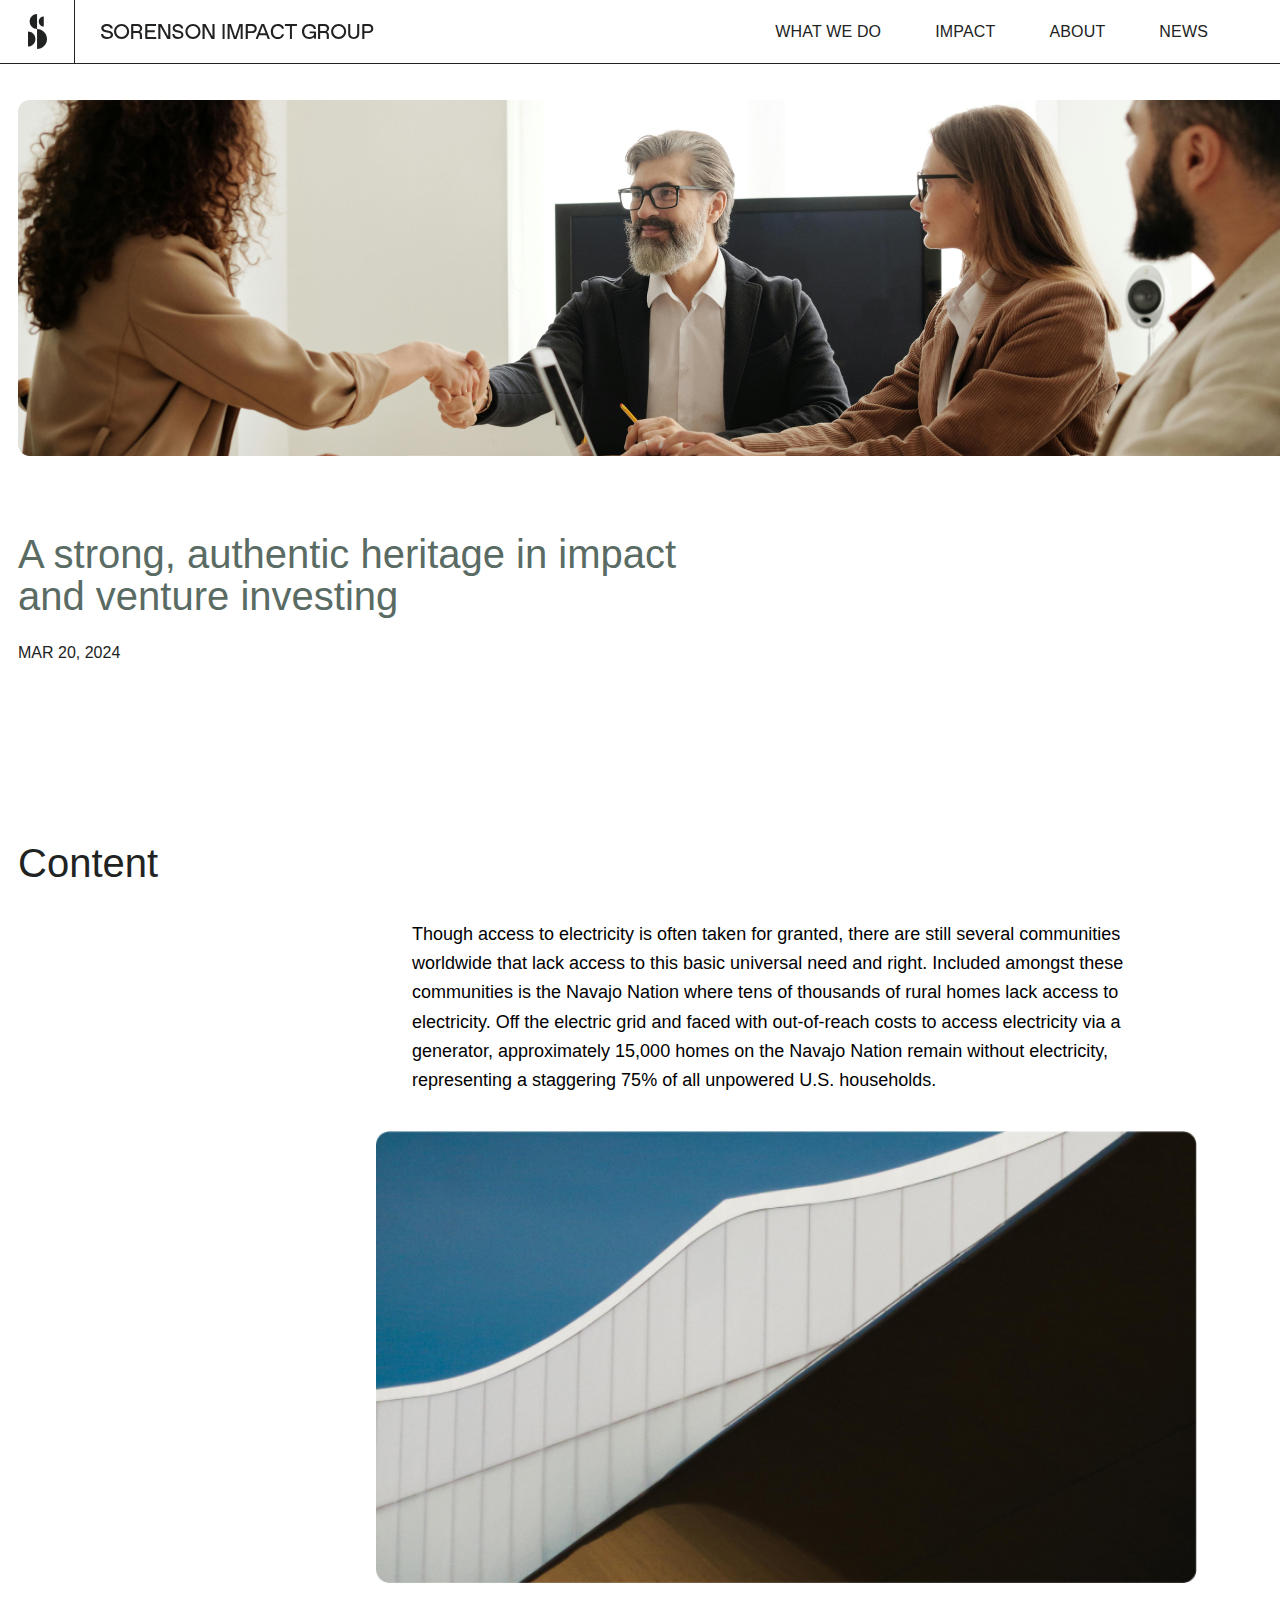
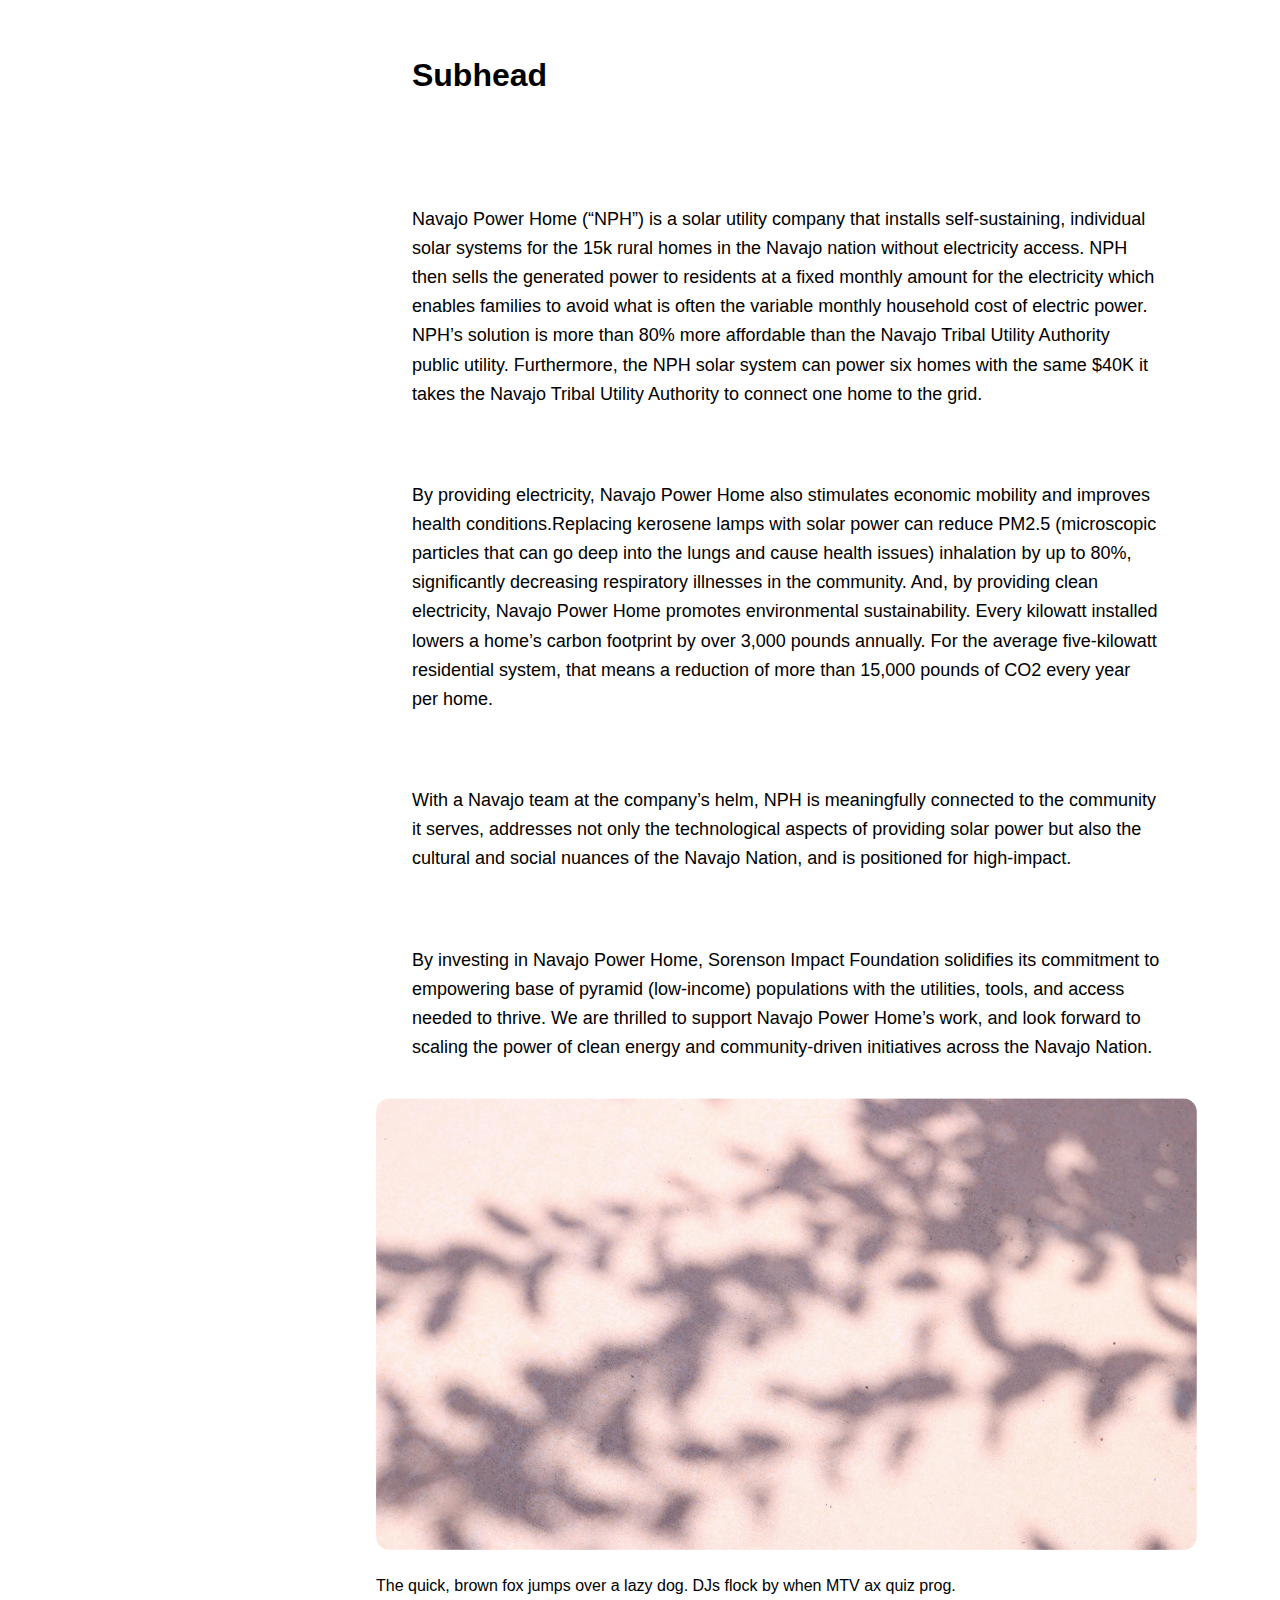
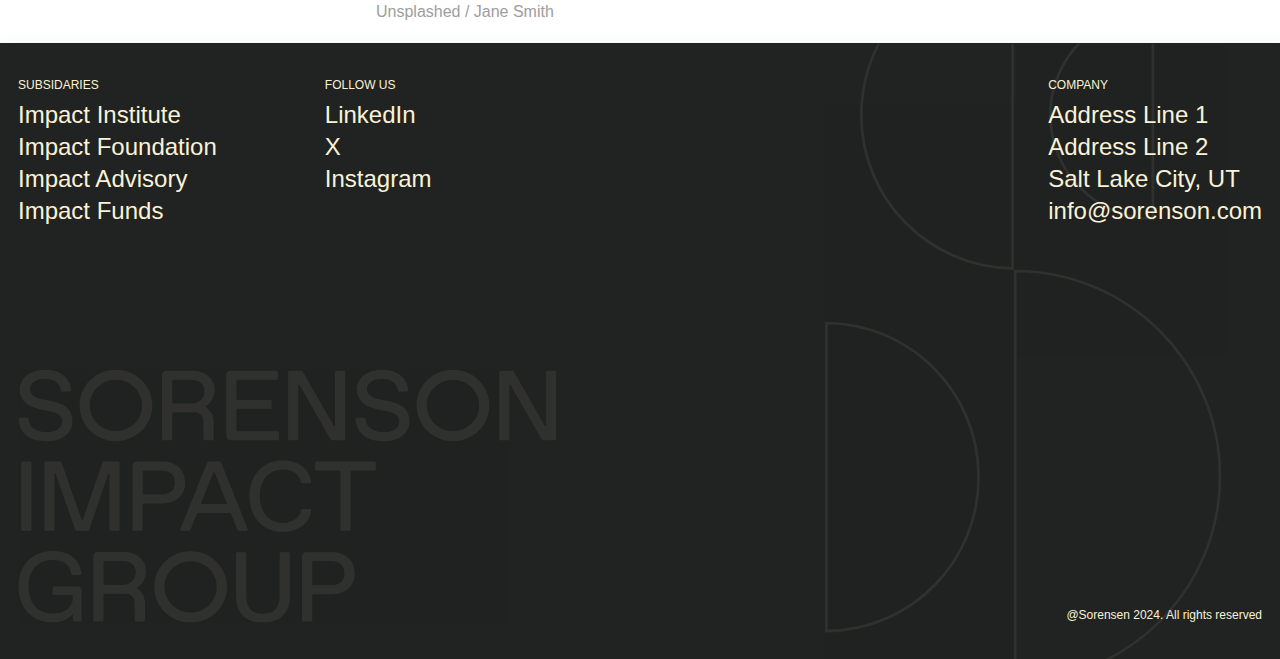
<file: blog.html>
<!DOCTYPE html>
<html lang="en">
<head>
    <meta charset="UTF-8">
    <meta name="viewport" content="width=device-width, initial-scale=1.0">

    <title>SORENSON IMPACT GROUP</title>

    <!-- fonts -->
    <link rel="stylesheet" href="./fonts/fonts.css">

    <!-- swiper.css -->

    <link rel="stylesheet" href="./css/swiper-bundle.min.css">

    <!-- style.css -->
     <link rel="stylesheet" href="./css/style.css">


</head>

<body>

    <header class="header">

        <div class="header__container">

            <div class="header__wrapper">

                <a href="" class="header__logo">
                    <svg width="19" height="35" viewBox="0 0 19 35" fill="none" xmlns="http://www.w3.org/2000/svg">
                        <g clip-path="url(#clip0_1_176)">
                          <path d="M19 24.9998C19 30.522 14.566 35 9.09488 35C9.08204 35 9.0692 35 9.05493 35V14.9867C14.5247 14.965 18.9772 19.4243 18.9986 24.9465C18.9986 24.9638 18.9986 24.9811 18.9986 24.9998H19Z" fill="#212322" />
                          <path d="M7.42281 24.9999C7.45848 29.138 4.16579 32.5227 0.0656255 32.5587C0.0442259 32.5587 0.0213996 32.5587 0 32.5587V17.5059C4.09874 17.5059 7.42281 20.8604 7.42281 24.9999Z" fill="#212322" />
                          <path d="M1.67212 7.49403C1.67212 3.37037 4.97194 0.0230453 9.05499 0V14.9866C4.97051 14.965 1.67212 11.6163 1.67212 7.49259V7.49403Z" fill="#212322" />
                          <path d="M10.7417 7.49462C10.7417 4.68885 12.9943 2.41602 15.772 2.41602C15.7763 2.41602 15.7806 2.41602 15.7848 2.41602V12.5876C12.9986 12.5876 10.7402 10.3076 10.7402 7.49462H10.7417Z" fill="#212322" />
                        </g>
                        <defs>
                          <clipPath id="clip0_1_176">
                            <rect width="19" height="35" fill="white" />
                          </clipPath>
                        </defs>
                    </svg>
                </a>

                <div class="header__title">

                    <svg width="273" height="15" viewBox="0 0 273 15" fill="none" xmlns="http://www.w3.org/2000/svg">
                        <path d="M12.0579 10.848C12.0579 13.372 9.67942 15 6.21154 15C2.54031 15 0.274384 13.4154 0.00203736 10.4101C-0.0197504 10.2429 0.136396 10.0958 0.31796 10.0958H1.94841C2.10818 10.0958 2.24254 10.2229 2.24254 10.3666C2.40232 12.1618 4.01098 13.1212 6.29869 13.1212H6.52383C8.5864 13.1212 9.78835 12.1417 9.78835 10.9316C9.78835 9.72142 8.99673 9.07622 7.31908 8.76198L4.78081 8.28059C2.17355 7.77914 0.292541 6.44529 0.292541 4.17205C0.292541 1.89882 2.53668 0 5.93919 0C9.34171 0 11.5386 1.66815 11.7856 4.27569C11.7856 4.44283 11.6512 4.58993 11.4696 4.58993H9.83919C9.67942 4.58993 9.54506 4.48629 9.52327 4.3392C9.29813 2.8382 7.91461 1.87876 6.05539 1.87876H5.83025C3.90567 1.87876 2.54394 2.8382 2.54394 4.15199C2.54394 5.23847 3.85846 5.94718 5.21656 6.19791L7.75484 6.65589C10.609 7.1774 12.0615 8.57477 12.0615 10.848H12.0579Z" fill="#212322" />
                        <path d="M28.1433 7.50167C28.1433 11.6391 24.7611 15 20.6049 15C16.4486 15 13.0664 11.6358 13.0664 7.50167C13.0664 3.36755 16.4453 0 20.6049 0C24.7645 0 28.1433 3.3642 28.1433 7.50167ZM26.0433 7.50167C26.0433 4.51573 23.6068 2.09217 20.6049 2.09217C17.6029 2.09217 15.1664 4.51573 15.1664 7.50167C15.1664 10.4876 17.6029 12.9112 20.6049 12.9112C23.6068 12.9112 26.0433 10.4876 26.0433 7.50167Z" fill="#212322" />
                        <path d="M55.282 13.3696V14.7008C55.282 14.8727 55.1557 15 54.985 15H45.1199C44.6284 15 44.2256 14.5907 44.2256 14.0988V0.901169C44.2256 0.40587 44.6318 0 45.1199 0H54.77C54.9406 0 55.0669 0.127264 55.0669 0.299243V1.63036C55.0669 1.80234 54.9406 1.9296 54.77 1.9296H46.6526C46.4819 1.9296 46.3556 2.06031 46.3556 2.22885V6.02958C46.3556 6.18092 46.4819 6.32882 46.6526 6.32882H53.4899C53.6606 6.32882 53.7869 6.45609 53.7869 6.60743V7.95918C53.7869 8.11053 53.6606 8.23779 53.4899 8.23779H46.6526C46.4819 8.23779 46.3556 8.38913 46.3556 8.53703V12.7643C46.3556 12.9363 46.4819 13.0635 46.6526 13.0635H54.9816C55.1523 13.0635 55.2786 13.1942 55.2786 13.3628L55.282 13.3696Z" fill="#212322" />
                        <path d="M69.3501 0.299106V14.6975C69.3501 14.8694 69.2233 14.9966 69.0519 14.9966H66.7212C66.5087 14.9966 66.2927 14.89 66.1865 14.6975L59.705 3.09076C59.6193 2.96356 59.4274 3.00481 59.4274 3.15609V14.7009C59.4274 14.8728 59.3005 15 59.1292 15H57.5902C57.4188 15 57.292 14.8728 57.292 14.7009V0.299106C57.292 0.127206 57.4188 0 57.5902 0H59.9449C60.1574 0 60.3528 0.106578 60.4591 0.299106L66.9405 11.9299C67.0262 12.0605 67.2182 12.0158 67.2182 11.8645V0.299106C67.2182 0.127206 67.369 0 67.5164 0H69.0553C69.2267 0 69.3535 0.127206 69.3535 0.299106H69.3501Z" fill="#212322" />
                        <path d="M82.4197 10.848C82.4197 13.372 80.2388 15 77.0589 15C73.6926 15 71.6149 13.4154 71.3651 10.4101C71.3452 10.2429 71.4883 10.0958 71.6548 10.0958H73.1499C73.2964 10.0958 73.4196 10.2229 73.4196 10.3666C73.5661 12.1618 75.0411 13.1212 77.1388 13.1212H77.3453C79.2365 13.1212 80.3386 12.1417 80.3386 10.9316C80.3386 9.72142 79.6128 9.07622 78.0745 8.76198L75.747 8.28059C73.3563 7.77914 71.6315 6.44529 71.6315 4.17205C71.6315 1.89882 73.6893 0 76.8059 0C79.9224 0 81.9402 1.66815 82.1666 4.27569C82.1666 4.44283 82.0434 4.58993 81.877 4.58993H80.3819C80.2354 4.58993 80.1122 4.48629 80.0922 4.3392C79.8858 2.8382 78.6172 1.87876 76.9124 1.87876H76.706C74.9412 1.87876 73.6926 2.8382 73.6926 4.15199C73.6926 5.23847 74.8979 5.94718 76.1432 6.19791L78.4707 6.65589C81.0878 7.1774 82.4197 8.57477 82.4197 10.848Z" fill="#212322" />
                        <path d="M99.5076 7.50167C99.5076 11.6391 96.1254 15 91.9691 15C87.8129 15 84.4307 11.6358 84.4307 7.50167C84.4307 3.36755 87.8095 0 91.9691 0C96.1287 0 99.5076 3.3642 99.5076 7.50167ZM97.4076 7.50167C97.4076 4.51573 94.9711 2.09217 91.9691 2.09217C88.9672 2.09217 86.5307 4.51573 86.5307 7.50167C86.5307 10.4876 88.9672 12.9112 91.9691 12.9112C94.9711 12.9112 97.4076 10.4876 97.4076 7.50167Z" fill="#212322" />
                        <path d="M113.576 0.299106V14.6975C113.576 14.8694 113.449 14.9966 113.277 14.9966H110.947C110.734 14.9966 110.518 14.89 110.412 14.6975L103.931 3.09076C103.845 2.96356 103.653 3.00481 103.653 3.15609V14.7009C103.653 14.8728 103.526 15 103.355 15H101.816C101.644 15 101.518 14.8728 101.518 14.7009V0.299106C101.518 0.127206 101.644 0 101.816 0H104.171C104.383 0 104.578 0.106578 104.685 0.299106L111.166 11.9299C111.252 12.0605 111.444 12.0158 111.444 11.8645V0.299106C111.444 0.127206 111.595 0 111.742 0H113.281C113.452 0 113.579 0.127206 113.579 0.299106H113.576Z" fill="#212322" />
                        <path d="M39.1797 7.70977C40.3676 7.13549 41.2107 5.77373 41.2107 4.0784C41.2107 1.74003 39.2718 0 36.5444 0H31.0486C30.5571 0 30.1543 0.409216 30.1543 0.900963V14.7008C30.1543 14.8728 30.2806 15 30.4513 15H31.9839C32.1546 15 32.2809 14.8728 32.2809 14.7008V9.29161C32.2809 9.1403 32.4072 8.99243 32.5779 8.99243H37.1725C38.1112 9.0784 38.8554 9.87964 38.8554 10.8459V14.6871C38.8554 14.859 38.9953 15 39.166 15H40.6953C40.8659 15 41.0059 14.859 41.0059 14.6871V11.0591C41.0059 9.64924 40.2754 8.41472 39.1762 7.70633L39.1797 7.70977ZM32.2843 2.23521C32.2843 2.06327 32.4106 1.93604 32.5813 1.93604H36.2235C38.0122 1.93604 39.0773 2.79574 39.0773 4.40509C39.0773 5.92847 38.0122 7.08734 36.2235 7.08734H32.5813C32.4106 7.08734 32.2843 6.93604 32.2843 6.78817V2.23521Z" fill="#212322" />
                        <path d="M123.589 0.299174V14.7008C123.589 14.8728 123.47 15 123.309 15H121.86C121.698 15 121.579 14.8728 121.579 14.7008V0.299174C121.579 0.127235 121.698 0 121.86 0H123.309C123.47 0 123.589 0.127235 123.589 0.299174Z" fill="#212322" />
                        <path d="M141.679 0.299106V14.6975C141.679 14.8694 141.559 14.9966 141.397 14.9966H139.938C139.776 14.9966 139.656 14.8694 139.656 14.6975V2.74696C139.656 2.57506 139.432 2.55443 139.393 2.70571L135.56 14.8075C135.521 14.914 135.398 15 135.277 15H133.088C132.988 15 132.864 14.914 132.825 14.8075L128.892 2.70571C128.853 2.55443 128.629 2.57506 128.629 2.74696V14.6975C128.629 14.8694 128.509 14.9966 128.346 14.9966H126.888C126.726 14.9966 126.605 14.8694 126.605 14.6975V0.299106C126.605 0.127206 126.726 0 126.888 0H129.766C129.886 0 129.99 0.0859492 130.029 0.192527L134.063 12.5728C134.102 12.7 134.287 12.7 134.326 12.5728L138.279 0.192527C138.318 0.0859492 138.421 0 138.542 0H141.4C141.562 0 141.682 0.127206 141.682 0.299106H141.679Z" fill="#212322" />
                        <path d="M155.75 4.54952C155.75 7.40371 153.726 9.0784 150.978 9.0784H147.121C146.95 9.0784 146.824 9.22971 146.824 9.37758V14.7008C146.824 14.8728 146.698 15 146.527 15H144.994C144.824 15 144.697 14.8728 144.697 14.7008V0.900964C144.697 0.405778 145.103 0 145.592 0H150.982C153.729 0 155.754 1.69532 155.754 4.54952H155.75ZM153.62 4.54952C153.62 2.8542 152.576 1.9326 150.661 1.9326H147.124C146.954 1.9326 146.827 2.06327 146.827 2.23178V6.86726C146.827 7.01857 146.954 7.16644 147.124 7.16644H150.661C152.579 7.16644 153.62 6.26547 153.62 4.54952Z" fill="#212322" />
                        <path d="M168.518 15H166.955C166.83 15 166.721 14.9141 166.681 14.8075L165.351 11.3317C165.31 11.2251 165.202 11.1391 165.077 11.1391H158.444C158.319 11.1391 158.21 11.2251 158.17 11.3317L156.84 14.8075C156.799 14.9141 156.691 15 156.566 15H155.046C154.836 15 154.688 14.7868 154.772 14.5909L160.39 0.192529C160.43 0.0618845 160.539 0 160.664 0H162.945C163.07 0 163.178 0.0653225 163.219 0.192529L168.796 14.5909C168.88 14.7834 168.731 15 168.522 15H168.518ZM164.464 9.011L161.889 2.31721C161.848 2.21064 161.679 2.21064 161.635 2.31721L159.06 9.011C159.019 9.09695 159.08 9.20353 159.185 9.20353H164.339C164.444 9.20353 164.508 9.09695 164.464 9.011Z" fill="#212322" />
                        <path d="M182.889 10.5339C182.589 13.2675 180.031 14.9985 176.915 14.9985C172.619 15.082 169.761 11.7236 169.826 7.48962C169.761 3.2356 172.619 -0.0593405 176.915 0.000810538C180.031 0.000810538 182.589 1.73182 182.889 4.46536C182.91 4.63244 182.782 4.79953 182.589 4.79953H181.044C180.892 4.79953 180.765 4.69594 180.744 4.5489C180.486 2.90143 178.874 1.87886 177.026 1.87886H176.812C173.782 1.87886 171.978 4.31832 171.978 7.48962C171.978 10.6609 173.782 13.1204 176.812 13.1204H177.026C178.874 13.1204 180.486 12.1179 180.744 10.4504C180.765 10.3034 180.896 10.1998 181.044 10.1998H182.589C182.782 10.1998 182.913 10.3668 182.889 10.5339Z" fill="#212322" />
                        <path d="M195.948 0.299243V1.63036C195.948 1.80234 195.807 1.9296 195.668 1.9296H191.206C191.045 1.9296 190.926 2.06031 190.926 2.22885V14.7214C190.926 14.8727 190.807 15 190.646 15H189.199C189.038 15 188.919 14.8727 188.919 14.7214V2.22885C188.919 2.05687 188.8 1.9296 188.639 1.9296H184.177C184.016 1.9296 183.896 1.80234 183.896 1.63036V0.299243C183.896 0.127264 184.016 0 184.177 0H195.678C195.819 0 195.958 0.127264 195.958 0.299243H195.948Z" fill="#212322" />
                        <path d="M215.027 8.32887V14.502C215.027 14.6691 214.894 14.7928 214.713 14.7928H213.408C213.227 14.7928 213.094 14.6691 213.094 14.502V13.3757C213.094 13.2921 213.004 13.2721 212.96 13.3122C212.329 14.0408 210.821 15 208.592 15C204.043 15 200.959 11.8516 200.959 7.48997C200.959 3.12834 203.953 0 208.592 0C212.419 0 214.627 1.9385 214.984 4.67246C215.006 4.83957 214.85 5.00669 214.67 5.00669H213.025C212.866 5.00669 212.755 4.88302 212.733 4.75602C212.394 2.90107 210.976 1.87834 208.704 1.87834H208.48C205.353 1.87834 203.214 3.98396 203.214 7.48997C203.214 10.996 205.353 13.1217 208.48 13.1217H208.704C211.474 13.1217 213.094 11.7647 213.094 9.55548C213.094 9.32487 213.025 9.24131 212.733 9.24131H208.906C208.747 9.24131 208.592 9.11764 208.592 8.95053V7.74064C208.592 7.57353 208.751 7.44987 208.906 7.44987H214.107C214.627 7.44987 215.031 7.84759 215.031 8.32553L215.027 8.32887Z" fill="#212322" />
                        <path d="M245.184 7.50168C245.184 11.6391 241.802 15 237.646 15C233.49 15 230.107 11.6358 230.107 7.50168C230.107 3.36755 233.49 0 237.646 0C241.802 0 245.184 3.36421 245.184 7.50168ZM243.084 7.50168C243.084 4.51573 240.648 2.09217 237.646 2.09217C234.644 2.09217 232.207 4.51573 232.207 7.50168C232.207 10.4876 234.644 12.9112 237.646 12.9112C240.648 12.9112 243.084 10.4876 243.084 7.50168Z" fill="#212322" />
                        <path d="M258.252 0.294983V9.54114C258.252 12.8436 256.337 15 252.714 15C249.09 15 247.195 12.8639 247.195 9.54114V0.294983C247.195 0.125453 247.319 0 247.486 0H248.984C249.15 0 249.274 0.125453 249.274 0.294983V9.33092C249.274 11.7857 250.438 13.1386 252.607 13.1386H252.814C254.979 13.1386 256.167 11.7857 256.167 9.33092V0.294983C256.167 0.125453 256.29 0 256.437 0H257.958C258.105 0 258.248 0.125453 258.248 0.294983H258.252Z" fill="#212322" />
                        <path d="M272.32 4.54952C272.32 7.40371 270.295 9.0784 267.547 9.0784H263.69C263.52 9.0784 263.393 9.22971 263.393 9.37758V14.7008C263.393 14.8728 263.267 15 263.096 15H261.564C261.393 15 261.267 14.8728 261.267 14.7008V0.900964C261.267 0.405778 261.673 0 262.161 0H267.551C270.299 0 272.323 1.69532 272.323 4.54952H272.32ZM270.19 4.54952C270.19 2.8542 269.145 1.9326 267.23 1.9326H263.694C263.523 1.9326 263.397 2.06328 263.397 2.23178V6.86727C263.397 7.01857 263.523 7.16644 263.694 7.16644H267.23C269.148 7.16644 270.19 6.26548 270.19 4.54952Z" fill="#212322" />
                        <path d="M226.066 7.70976C227.254 7.13548 228.097 5.77373 228.097 4.0784C228.097 1.74003 226.159 0 223.431 0H217.935C217.444 0 217.041 0.409214 217.041 0.900961V14.7008C217.041 14.8728 217.167 15 217.338 15H218.871C219.041 15 219.168 14.8728 219.168 14.7008V9.29161C219.168 9.1403 219.294 8.99243 219.465 8.99243H224.059C224.998 9.0784 225.742 9.87964 225.742 10.8459V14.6871C225.742 14.859 225.882 15 226.053 15H227.582C227.753 15 227.893 14.859 227.893 14.6871V11.0591C227.893 9.64924 227.162 8.41472 226.063 7.70633L226.066 7.70976ZM219.171 2.23521C219.171 2.06327 219.297 1.93604 219.468 1.93604H223.11C224.899 1.93604 225.964 2.79573 225.964 4.40509C225.964 5.92847 224.899 7.08734 223.11 7.08734H219.468C219.297 7.08734 219.171 6.93604 219.171 6.78817V2.23865V2.23521Z" fill="#212322" />
                    </svg>

                </div>

                <nav class="header__nav">
                    <ul class="header__list">

                        <li class="header__item">
                            <a class="header__link" href="">
                                What We Do
                            </a>
                        </li>

                        <li class="header__item">
                            <a class="header__link" href="">
                                Impact
                            </a>
                        </li>

                        <li class="header__item">
                            <a class="header__link" href="">
                                About
                            </a>
                        </li>

                        <li class="header__item">
                            <a class="header__link" href="">
                                News
                            </a>
                        </li>

                    </ul>
                </nav>

                <nav role="navigation" class="burger-menu">
                    <div class="menu-toggle"><span>Menu</span></div>
                    <ul class="menu">
                      <li><a href="#"><span>WHAT WE DO</span></a></li>
                      <li><a href="#"><span>IMPACT</span></a></li>
                      <li><a href="#"><span>ABOUT</span></a></li>
                      <li><a href="#"><span>NEWS</span></a></li>
                    </ul>
                  </nav>

            </div>

        </div>

    </header>
    
    <main>

    <section class="blog-img">
        <div class="container">
            
            <div class="blog__img">

                <img src="./img/Rectangle 2139 (1).jpg" alt="">

            </div>

        </div>
    </section>       
    
    <section class="blog-header">
        
        <div class="container">

            <div class="blog-title">

                <h5>
                    A strong, authentic heritage in impact and venture investing
                </h5>

            </div>

            <div class="blog-date">
                MAR 20, 2024
            </div>

        </div>

    </section>

    <section class="blog-text">

        <div class="container">

            <div class="blog-heading">
                <h5>
                    Content
                </h5>
            </div>

            <div class="blog-body">

                <p>
                    Though access to electricity is often taken for granted, there are still several communities worldwide that lack access to this basic universal need and right. Included amongst these communities is the Navajo Nation where tens of thousands of rural homes lack access to electricity. Off the electric grid and faced with out-of-reach costs to access electricity via a generator, approximately 15,000 homes on the Navajo Nation remain without electricity, representing a staggering 75% of all unpowered U.S. households.
                </p>

                <img src="./img/Group 9.jpg" alt="">
                


                 <h5>
                    Subhead
                 </h5>

                 <p>
                    Navajo Power Home (“NPH”) is a solar utility company that installs self-sustaining, individual solar systems for the 15k rural homes in the Navajo nation without electricity access. NPH then sells the generated power to residents at a fixed monthly amount for the electricity which enables families to avoid what is often the variable monthly household cost of electric power. NPH’s solution is more than 80% more affordable than the Navajo Tribal Utility Authority public utility. Furthermore, the NPH solar system can power six homes with the same $40K it takes the Navajo Tribal Utility Authority to connect one home to the grid.​  
                 </p>

                 <p>
                    By providing electricity, Navajo Power Home also stimulates economic mobility and improves health conditions.Replacing kerosene lamps with solar power can reduce PM2.5 (microscopic particles that can go deep into the lungs and cause health issues) inhalation by up to 80%, significantly decreasing respiratory illnesses in the community. And, by providing clean electricity, Navajo Power Home promotes environmental sustainability. Every kilowatt installed lowers a home’s carbon footprint by over 3,000 pounds annually. For the average five-kilowatt residential system, that means a reduction of more than 15,000 pounds of CO2 every year per home.
                 </p>
                    
                 <p>
                    With a Navajo team at the company’s helm, NPH is meaningfully connected to the community it serves, addresses not only the technological aspects of providing solar power but also the cultural and social nuances of the Navajo Nation, and is positioned for high-impact.
                 </p>
                 
                 <p>
                    By investing in Navajo Power Home, Sorenson Impact Foundation solidifies its commitment to empowering base of pyramid (low-income) populations with the utilities, tools, and access needed to thrive. We are thrilled to support Navajo Power Home’s work, and look forward to scaling the power of clean energy and community-driven initiatives across the Navajo Nation.
                 </p>
                 
                 <div>
                    <img src="./img/blog-img-2.png" alt="">
                    <p>
                        The quick, brown fox jumps over a lazy dog. DJs flock by when MTV ax quiz prog.
                        
                    </p>
                    <p>
                        Unsplashed / Jane Smith
                    </p>
                 </div>
                
            </div>

        </div>

    </section>

    </main>

    <footer class="footer">

        <div class="footer-bg-1">
            <svg width="485" height="702" viewBox="0 0 485 702" fill="none" xmlns="http://www.w3.org/2000/svg">
                <g opacity="0.07" clip-path="url(#clip0_2001_45)">
                  <path d="M450.341 493.741V495.241H450.37C449.564 623.413 345.508 727.134 217.113 727.43V259.745C345.543 260.046 449.836 363.944 450.341 492.489V492.49V492.492L450.341 492.493L450.341 492.494V492.497V492.499V492.502V492.504V492.506V492.509V492.511V492.513V492.516V492.518V492.521V492.523V492.525V492.528V492.53V492.533V492.535V492.537V492.54V492.542V492.544V492.547V492.549V492.552V492.554V492.556V492.559V492.561V492.564V492.566V492.568V492.571V492.573V492.575V492.578V492.58V492.583V492.585V492.587V492.59V492.592V492.594V492.597V492.599V492.602V492.604V492.606V492.609V492.611V492.614V492.616V492.618V492.621V492.623V492.625V492.628V492.63V492.633V492.635V492.637V492.64V492.642V492.645V492.647V492.649V492.652V492.654V492.656V492.659V492.661V492.664V492.666V492.668V492.671V492.673V492.676V492.678V492.68V492.683V492.685V492.688V492.69V492.692V492.695V492.697V492.699V492.702V492.704V492.707V492.709V492.711V492.714V492.716V492.719V492.721V492.723V492.726V492.728V492.73V492.733V492.735V492.738V492.74V492.742V492.745V492.747V492.75V492.752V492.754V492.757V492.759V492.762V492.764V492.766V492.769V492.771V492.774V492.776V492.778V492.781V492.783V492.786V492.788V492.79V492.793V492.795V492.797V492.8V492.802V492.805V492.807V492.809V492.812V492.814V492.817V492.819V492.821V492.824V492.826V492.829V492.831V492.833V492.836V492.838V492.841V492.843V492.845V492.848V492.85V492.853V492.855V492.857V492.86V492.862V492.865V492.867V492.869V492.872V492.874V492.877V492.879V492.881V492.884V492.886V492.889V492.891V492.893V492.896V492.898V492.901V492.903V492.905V492.908V492.91V492.913V492.915V492.917V492.92V492.922V492.925V492.927V492.93V492.932V492.934V492.937V492.939V492.942V492.944V492.946V492.949V492.951V492.954V492.956V492.958V492.961V492.963V492.966V492.968V492.971V492.973V492.975V492.978V492.98V492.983V492.985V492.987V492.99V492.992V492.995V492.997V492.999V493.002V493.004V493.007V493.009V493.012V493.014V493.016V493.019V493.021V493.024V493.026V493.029V493.031V493.033V493.036V493.038V493.041V493.043V493.045V493.048V493.05V493.053V493.055V493.058V493.06V493.062V493.065V493.067V493.07V493.072V493.075V493.077V493.079V493.082V493.084V493.087V493.089V493.092V493.094V493.096V493.099V493.101V493.104V493.106V493.109V493.111V493.113V493.116V493.118V493.121V493.123V493.126V493.128V493.13V493.133V493.135V493.138V493.14V493.143V493.145V493.148V493.15V493.152V493.155V493.157V493.16V493.162V493.165V493.167V493.17V493.172V493.174V493.177V493.179V493.182V493.184V493.187V493.189V493.192V493.194V493.196V493.199V493.201V493.204V493.206V493.209V493.211V493.214V493.216V493.218V493.221V493.223V493.226V493.228V493.231V493.233V493.236V493.238V493.241V493.243V493.245V493.248V493.25V493.253V493.255V493.258V493.26V493.263V493.265V493.268V493.27V493.273V493.275V493.277V493.28V493.282V493.285V493.287V493.29V493.292V493.295V493.297V493.3V493.302V493.305V493.307V493.31V493.312V493.314V493.317V493.319V493.322V493.324V493.327V493.329V493.332V493.334V493.337V493.339V493.342V493.344V493.347V493.349V493.352V493.354V493.357V493.359V493.361V493.364V493.366V493.369V493.371V493.374V493.376V493.379V493.381V493.384V493.386V493.389V493.391V493.394V493.396V493.399V493.401V493.404V493.406V493.409V493.411V493.414V493.416V493.419V493.421V493.424V493.426V493.429V493.431V493.434V493.436V493.439V493.441V493.444V493.446V493.449V493.451V493.454V493.456V493.459V493.461V493.464V493.466V493.469V493.471V493.474V493.476V493.479V493.481V493.484V493.486V493.489V493.491V493.494V493.496V493.499V493.501V493.504V493.506V493.509V493.511V493.514V493.516V493.519V493.521V493.524V493.527V493.529V493.532V493.534V493.537V493.539V493.542V493.544V493.547V493.549V493.552V493.554V493.557V493.559V493.562V493.564V493.567V493.569V493.572V493.575V493.577V493.58V493.582V493.585V493.587V493.59V493.592V493.595V493.597V493.6V493.602V493.605V493.608V493.61V493.613V493.615V493.618V493.62V493.623V493.625V493.628V493.63V493.633V493.636V493.638V493.641V493.643V493.646V493.648V493.651V493.653V493.656V493.658V493.661V493.664V493.666V493.669V493.671V493.674V493.676V493.679V493.682V493.684V493.687V493.689V493.692V493.694V493.697V493.699V493.702V493.705V493.707V493.71V493.712V493.715V493.717V493.72V493.723V493.725V493.728V493.73V493.733V493.736V493.738V493.741Z" stroke="#FAF2D6" stroke-width="3" />
                  <path d="M175.34 493.741L175.341 493.754C176.181 590.244 98.6276 669.17 2.053 670.013H2.0501H2.04711H2.04413H2.04115H2.03817H2.03518H2.0322H2.02921H2.02622H2.02324H2.02025H2.01726H2.01427H2.01128H2.00829H2.0053H2.0023H2V318.998C97.8542 319.804 175.341 397.715 175.34 493.741Z" stroke="#FAF2D6" stroke-width="3" />
                  <path d="M214.113 256.732C118.608 255.425 41.7308 177.661 41.7217 82.0147C41.7308 -13.6303 118.641 -91.3621 214.113 -92.702V256.732Z" stroke="#FAF2D6" stroke-width="3" />
                  <path d="M373.982 200.302C309.81 199.506 257.946 147.669 257.149 83.5319H257.174V82.0319C257.174 17.2728 309.372 -35.2626 373.982 -35.9033V200.302Z" stroke="#FAF2D6" stroke-width="3" />
                </g>
                <defs>
                  <clipPath id="clip0_2001_45">
                    <rect width="484.5" height="701.25" fill="white" transform="translate(0.5 0.767578)" />
                  </clipPath>
                </defs>
              </svg>
        </div>

        <div class="container footer__container">

            <div class="footer__wrapper">

                <div class="footer__top">
    
                    <ul class="footer__nav footer__nav--left">
                        <h6>
                            SUBSIDARIES
                        </h6>
                        <li>
                            <a href="">
                                Impact Institute
                            </a>
                        </li>
                        <li>
                            <a href="">
                                Impact Foundation
                            </a>
                        </li>
                        <li>
                            <a href="">
                                Impact Advisory
                            </a>
                        </li>
                        <li>
                            <a href="">
                                Impact Funds
                            </a>
                        </li>
                    </ul>
                    
                    <ul class="footer__nav footer__nav--middle">
                        <h6>
                            FOLLOW US
                        </h6>
                        <li>
                            <a href="">
                                LinkedIn
                            </a>
                        </li>
                        <li>
                            <a href="">
                                X
                            </a>
                        </li>
                        <li>
                            <a href="">
                                Instagram
                            </a>
                        </li>
                    </ul>

                    <ul class="footer__nav footer__nav--right">
                        <h6>
                            COMPANY
                        </h6>
                        <li>
                            <a href="">Address Line 1</a>
                        </li>
                        <li>
                            <a href="">Address Line 2</a>
                        </li>
                        <li>
                            <a href="">Salt Lake City, UT</a>
                        </li>
                        <li>
                            <a href="">
                                info@sorenson.com
                            </a>
                        </li>
                    </ul>


                </div>

                <div class="footer__bottom">

                    <div class="footer__bottom--title">
                        <svg width="539" height="254" viewBox="0 0 539 254" fill="none" xmlns="http://www.w3.org/2000/svg">
                            <g opacity="0.07" clip-path="url(#clip0_2001_50)">
                              <path d="M13.3465 93.8372V160.465C13.3465 161.261 12.7465 161.849 11.9356 161.849H4.65407C3.84321 161.849 3.24316 161.261 3.24316 160.465V93.8372C3.24316 93.0418 3.84321 92.4531 4.65407 92.4531H11.9356C12.7465 92.4531 13.3465 93.0418 13.3465 93.8372Z" fill="#FAF2D6" />
                              <path d="M101.6 93.8372V160.465C101.6 161.261 101 161.849 100.189 161.849H92.9078C92.0969 161.849 91.4969 161.261 91.4969 160.465V105.165C91.4969 104.369 90.3779 104.274 90.1833 104.974L71.0469 160.974C70.8523 161.467 70.236 161.865 69.636 161.865H58.7056C58.2029 161.865 57.5866 161.467 57.392 160.974L37.7529 104.974C37.5583 104.274 36.4393 104.369 36.4393 105.165V160.465C36.4393 161.261 35.8392 161.849 35.0284 161.849H27.7468C26.936 161.849 26.3359 161.261 26.3359 160.465V93.8372C26.3359 93.0418 26.936 92.4531 27.7468 92.4531H42.1153C42.7154 92.4531 43.2343 92.8509 43.4289 93.344L63.5708 150.633C63.7654 151.222 64.6897 151.222 64.8844 150.633L84.6208 93.344C84.8154 92.8509 85.3343 92.4531 85.9343 92.4531H100.206C101.016 92.4531 101.616 93.0418 101.616 93.8372H101.6Z" fill="#FAF2D6" />
                              <path d="M167.086 113.486C167.086 126.691 157.469 134.439 144.414 134.439H126.089C125.278 134.439 124.678 135.139 124.678 135.823V160.45C124.678 161.246 124.078 161.835 123.267 161.835H115.986C115.175 161.835 114.575 161.246 114.575 160.45V96.6067C114.575 94.3158 116.505 92.4385 118.824 92.4385H144.431C157.486 92.4385 167.102 100.282 167.102 113.486H167.086ZM156.967 113.486C156.967 105.643 152.004 101.379 142.906 101.379H126.105C125.294 101.379 124.694 101.984 124.694 102.764V124.209C124.694 124.909 125.294 125.593 126.105 125.593H142.906C152.02 125.593 156.967 121.425 156.967 113.486Z" fill="#FAF2D6" />
                              <path d="M228.322 161.85H220.829C220.229 161.85 219.71 161.453 219.516 160.96L213.142 144.875C212.948 144.382 212.429 143.984 211.829 143.984H180.043C179.443 143.984 178.924 144.382 178.729 144.875L172.356 160.96C172.161 161.453 171.642 161.85 171.042 161.85H163.761C162.755 161.85 162.042 160.864 162.447 159.957L189.368 93.3294C189.562 92.7248 190.081 92.4385 190.681 92.4385H201.612C202.212 92.4385 202.731 92.7408 202.925 93.3294L229.651 159.957C230.057 160.848 229.343 161.85 228.338 161.85H228.322ZM208.893 134.152L196.552 103.177C196.357 102.684 195.547 102.684 195.336 103.177L182.994 134.152C182.8 134.55 183.092 135.043 183.594 135.043H208.293C208.796 135.043 209.104 134.55 208.893 134.152Z" fill="#FAF2D6" />
                              <path d="M293.111 141.599C291.7 154.613 279.651 162.854 264.974 162.854C244.735 163.251 231.275 147.263 231.583 127.106C231.275 106.853 244.735 91.1667 264.974 91.4531C279.651 91.4531 291.7 99.6941 293.111 112.708C293.208 113.503 292.608 114.299 291.7 114.299H284.419C283.705 114.299 283.105 113.806 283.008 113.106C281.791 105.262 274.202 100.394 265.493 100.394H264.488C250.216 100.394 241.719 112.008 241.719 127.106C241.719 142.204 250.216 153.913 264.488 153.913H265.493C274.202 153.913 281.791 149.14 283.008 141.201C283.105 140.501 283.721 140.008 284.419 140.008H291.7C292.608 140.008 293.225 140.804 293.111 141.599Z" fill="#FAF2D6" />
                              <path d="M357.785 93.8372V99.9941C357.785 100.79 357.071 101.378 356.374 101.378H333.913C333.102 101.378 332.502 101.983 332.502 102.762V160.545C332.502 161.245 331.902 161.833 331.091 161.833H323.81C322.999 161.833 322.399 161.245 322.399 160.545V102.762C322.399 101.967 321.799 101.378 320.988 101.378H298.527C297.716 101.378 297.116 100.79 297.116 99.9941V93.8372C297.116 93.0418 297.716 92.4531 298.527 92.4531H356.423C357.136 92.4531 357.834 93.0418 357.834 93.8372H357.785Z" fill="#FAF2D6" />
                              <path d="M54.3431 52.394C54.3431 64.4055 43.7208 72.1533 28.2333 72.1533C11.8376 72.1533 1.71807 64.6123 0.501775 50.3099C0.404471 49.5144 1.10182 48.8144 1.91268 48.8144H9.19422C9.90778 48.8144 10.5078 49.419 10.5078 50.1031C11.2214 58.6464 18.4056 63.2123 28.6225 63.2123H29.628C38.8394 63.2123 44.2073 58.5509 44.2073 52.7918C44.2073 47.0326 40.6719 43.9621 33.1795 42.4667L21.8437 40.1757C10.1997 37.7893 1.79916 31.4416 1.79916 20.6233C1.79916 9.805 11.8214 0.768555 27.017 0.768555C42.2126 0.768555 52.024 8.70726 53.1268 21.1165C53.1268 21.9119 52.5267 22.6119 51.7159 22.6119H44.4343C43.7208 22.6119 43.1207 22.1187 43.0234 21.4187C42.018 14.2755 35.8392 9.70954 27.5359 9.70954H26.5305C17.9353 9.70954 11.8539 14.2755 11.8539 20.5278C11.8539 25.6983 17.7245 29.0711 23.7897 30.2643L35.1256 32.4438C47.8724 34.9257 54.3593 41.5757 54.3593 52.394H54.3431Z" fill="#FAF2D6" />
                              <path d="M134.294 36.5168C134.294 56.1807 117.996 72.1535 97.9677 72.1535C77.9394 72.1535 61.6411 56.1647 61.6411 36.5168C61.6411 16.8689 77.9232 0.864258 97.9677 0.864258C118.012 0.864258 134.294 16.853 134.294 36.5168ZM124.175 36.5168C124.175 22.3258 112.434 10.8075 97.9677 10.8075C83.502 10.8075 71.7607 22.3258 71.7607 36.5168C71.7607 50.7079 83.502 62.2262 97.9677 62.2262C112.434 62.2262 124.175 50.7079 124.175 36.5168Z" fill="#FAF2D6" />
                              <path d="M260.822 63.6107V69.7675C260.822 70.563 260.222 71.1517 259.411 71.1517H212.543C210.208 71.1517 208.294 69.2585 208.294 66.9834V5.9397C208.294 3.64877 210.224 1.77148 212.543 1.77148H258.389C259.2 1.77148 259.8 2.36013 259.8 3.15559V9.31246C259.8 10.1079 259.2 10.6966 258.389 10.6966H219.824C219.014 10.6966 218.414 11.3011 218.414 12.0807V29.6604C218.414 30.3604 219.014 31.0445 219.824 31.0445H252.308C253.118 31.0445 253.718 31.6331 253.718 32.3331V38.5855C253.718 39.2855 253.118 39.8741 252.308 39.8741H219.824C219.014 39.8741 218.414 40.5741 218.414 41.2582V60.8107C218.414 61.6061 219.014 62.1948 219.824 62.1948H259.395C260.205 62.1948 260.805 62.7993 260.805 63.5789L260.822 63.6107Z" fill="#FAF2D6" />
                              <path d="M327.215 3.15559V69.7835C327.215 70.5789 326.615 71.1676 325.804 71.1676H314.777C313.771 71.1676 312.75 70.6744 312.247 69.7835L281.58 16.0739C281.175 15.4852 280.266 15.6762 280.266 16.3762V69.7994C280.266 70.5948 279.666 71.1835 278.856 71.1835H271.574C270.763 71.1835 270.163 70.5948 270.163 69.7994V3.15559C270.163 2.36013 270.763 1.77148 271.574 1.77148H282.715C283.721 1.77148 284.645 2.26467 285.148 3.15559L315.815 56.9765C316.22 57.5811 317.128 57.3743 317.128 56.6742V3.15559C317.128 2.36013 317.842 1.77148 318.539 1.77148H325.821C326.632 1.77148 327.232 2.36013 327.232 3.15559H327.215Z" fill="#FAF2D6" />
                              <path d="M391.386 52.394C391.386 64.4055 380.764 72.1533 365.277 72.1533C348.881 72.1533 338.762 64.6123 337.545 50.3099C337.448 49.5144 338.145 48.8144 338.956 48.8144H346.238C346.951 48.8144 347.551 49.419 347.551 50.1031C348.265 58.6464 355.449 63.2123 365.666 63.2123H366.671C375.883 63.2123 381.251 58.5509 381.251 52.7918C381.251 47.0326 377.715 43.9621 370.223 42.4667L358.887 40.1757C347.243 37.7893 338.843 31.4416 338.843 20.6233C338.843 9.805 348.865 0.768555 364.044 0.768555C379.224 0.768555 389.051 8.70726 390.154 21.1165C390.154 21.9119 389.554 22.6119 388.743 22.6119H381.462C380.748 22.6119 380.148 22.1187 380.051 21.4187C379.045 14.2755 372.866 9.70954 364.563 9.70954H363.558C354.963 9.70954 348.881 14.2755 348.881 20.5278C348.881 25.6983 354.752 29.0711 360.817 30.2643L372.153 32.4438C384.9 34.9257 391.386 41.5757 391.386 52.394Z" fill="#FAF2D6" />
                              <path d="M471.337 36.5168C471.337 56.1807 455.039 72.1535 435.011 72.1535C414.982 72.1535 398.684 56.1647 398.684 36.5168C398.684 16.8689 414.966 0.864258 435.011 0.864258C455.055 0.864258 471.337 16.853 471.337 36.5168ZM461.218 36.5168C461.218 22.3258 449.477 10.8075 435.011 10.8075C420.545 10.8075 408.804 22.3258 408.804 36.5168C408.804 50.7079 420.545 62.2262 435.011 62.2262C449.477 62.2262 461.218 50.7079 461.218 36.5168Z" fill="#FAF2D6" />
                              <path d="M538.25 3.15559V69.7835C538.25 70.5789 537.65 71.1676 536.839 71.1676H525.811C524.805 71.1676 523.784 70.6744 523.281 69.7835L492.614 16.0739C492.209 15.4852 491.301 15.6762 491.301 16.3762V69.7994C491.301 70.5948 490.701 71.1835 489.89 71.1835H482.608C481.797 71.1835 481.197 70.5948 481.197 69.7994V3.15559C481.197 2.36013 481.797 1.77148 482.608 1.77148H493.749C494.755 1.77148 495.679 2.26467 496.182 3.15559L526.849 56.9765C527.254 57.5811 528.162 57.3743 528.162 56.6742V3.15559C528.162 2.36013 528.876 1.77148 529.573 1.77148H536.855C537.666 1.77148 538.266 2.36013 538.266 3.15559H538.25Z" fill="#FAF2D6" />
                              <path d="M187 37.4234C192.644 34.7665 196.65 28.4665 196.65 20.6232C196.65 9.80496 187.438 1.75488 174.481 1.75488H148.371C146.036 1.75488 144.122 3.64808 144.122 5.9231V69.7669C144.122 70.5623 144.722 71.151 145.533 71.151H152.815C153.625 71.151 154.225 70.5623 154.225 69.7669V44.7416C154.225 44.0416 154.825 43.3575 155.636 43.3575H177.465C181.924 43.7553 185.46 47.4621 185.46 51.9326V69.7032C185.46 70.4987 186.125 71.151 186.936 71.151H194.201C195.012 71.151 195.677 70.4987 195.677 69.7032V52.919C195.677 46.3962 192.206 40.6848 186.984 37.4075L187 37.4234ZM154.242 12.0959C154.242 11.3004 154.842 10.7118 155.653 10.7118H172.956C181.454 10.7118 186.514 14.6891 186.514 22.1346C186.514 29.1824 181.454 34.5438 172.956 34.5438H155.653C154.842 34.5438 154.242 33.8438 154.242 33.1597V12.0959Z" fill="#FAF2D6" />
                              <path d="M63.6521 221.749V251.134C63.6521 251.929 63.052 252.518 62.2412 252.518H56.3705C55.5597 252.518 54.9596 251.929 54.9596 251.134V245.772C54.9596 245.375 54.5542 245.279 54.3596 245.47C51.5216 248.938 44.7428 253.504 34.7205 253.504C14.2705 253.504 0.404785 238.518 0.404785 217.756C0.404785 196.995 13.8651 182.104 34.7205 182.104C51.927 182.104 61.8519 191.331 63.4575 204.345C63.5548 205.14 62.8574 205.936 62.0466 205.936H54.6515C53.9379 205.936 53.4352 205.347 53.3379 204.742C51.8135 195.913 45.4401 191.044 35.2232 191.044H34.2178C20.1574 191.044 10.5406 201.067 10.5406 217.756C10.5406 234.445 20.1574 244.563 34.2178 244.563H35.2232C47.6781 244.563 54.9596 238.104 54.9596 227.588C54.9596 226.49 54.6515 226.093 53.3379 226.093H36.1314C35.4178 226.093 34.7205 225.504 34.7205 224.708V218.949C34.7205 218.154 35.434 217.565 36.1314 217.565H59.5167C61.852 217.565 63.6683 219.458 63.6683 221.733L63.6521 221.749Z" fill="#FAF2D6" />
                              <path d="M208.991 217.882C208.991 237.546 192.693 253.519 172.665 253.519C152.636 253.519 136.338 237.53 136.338 217.882C136.338 198.234 152.636 182.229 172.665 182.229C192.693 182.229 208.991 198.218 208.991 217.882ZM198.872 217.882C198.872 203.691 187.13 192.173 172.665 192.173C158.199 192.173 146.457 203.691 146.457 217.882C146.457 232.073 158.199 243.591 172.665 243.591C187.13 243.591 198.872 232.073 198.872 217.882Z" fill="#FAF2D6" />
                              <path d="M271.849 184.521V227.905C271.849 243.401 262.541 253.519 244.929 253.519C227.317 253.519 218.105 243.496 218.105 227.905V184.521C218.105 183.725 218.706 183.137 219.516 183.137H226.798C227.609 183.137 228.209 183.725 228.209 184.521V226.919C228.209 238.437 233.869 244.785 244.41 244.785H245.415C255.94 244.785 261.714 238.437 261.714 226.919V184.521C261.714 183.725 262.314 183.137 263.027 183.137H270.422C271.136 183.137 271.833 183.725 271.833 184.521H271.849Z" fill="#FAF2D6" />
                              <path d="M336.621 204.185C336.621 217.389 327.004 225.137 313.95 225.137H295.624C294.813 225.137 294.213 225.837 294.213 226.521V251.149C294.213 251.944 293.613 252.533 292.802 252.533H285.521C284.71 252.533 284.11 251.944 284.11 251.149V187.305C284.11 185.014 286.04 183.137 288.359 183.137H313.966C327.021 183.137 336.638 190.98 336.638 204.185H336.621ZM326.502 204.185C326.502 196.341 321.539 192.078 312.441 192.078H295.64C294.829 192.078 294.229 192.682 294.229 193.462V214.907C294.229 215.607 294.829 216.292 295.64 216.292H312.441C321.556 216.292 326.502 212.123 326.502 204.185Z" fill="#FAF2D6" />
                              <path d="M118.271 218.79C123.915 216.133 127.921 209.833 127.921 201.989C127.921 191.171 118.709 183.121 105.752 183.121H79.642C77.3067 183.121 75.3931 185.014 75.3931 187.289V251.133C75.3931 251.929 75.9931 252.517 76.804 252.517H84.0855C84.8964 252.517 85.4964 251.929 85.4964 251.133V226.108C85.4964 225.408 86.0965 224.724 86.9073 224.724H108.736C113.195 225.121 116.731 228.828 116.731 233.299V251.069C116.731 251.865 117.396 252.517 118.207 252.517H125.472C126.283 252.517 126.948 251.865 126.948 251.069V234.285C126.948 227.762 123.477 222.051 118.255 218.774L118.271 218.79ZM85.5126 193.462C85.5126 192.667 86.1127 192.078 86.9235 192.078H104.227C112.725 192.078 117.785 196.055 117.785 203.501C117.785 210.549 112.725 215.91 104.227 215.91H86.9235C86.1127 215.91 85.5126 215.21 85.5126 214.526V193.478V193.462Z" fill="#FAF2D6" />
                            </g>
                            <defs>
                              <clipPath id="clip0_2001_50">
                                <rect width="537.75" height="252.75" fill="white" transform="translate(0.5 0.767578)" />
                              </clipPath>
                            </defs>
                          </svg>
                    </div>


                   <div class="footer__bottom--copyright">
                    @Sorensen 2024. All rights reserved
                   </div>

                </div>

            </div>

        </div>

    </footer>


<script src="./js/swiper-bundle.min.js"></script>

<script src="./js/index.js"></script>
</body>

</html>
</file>
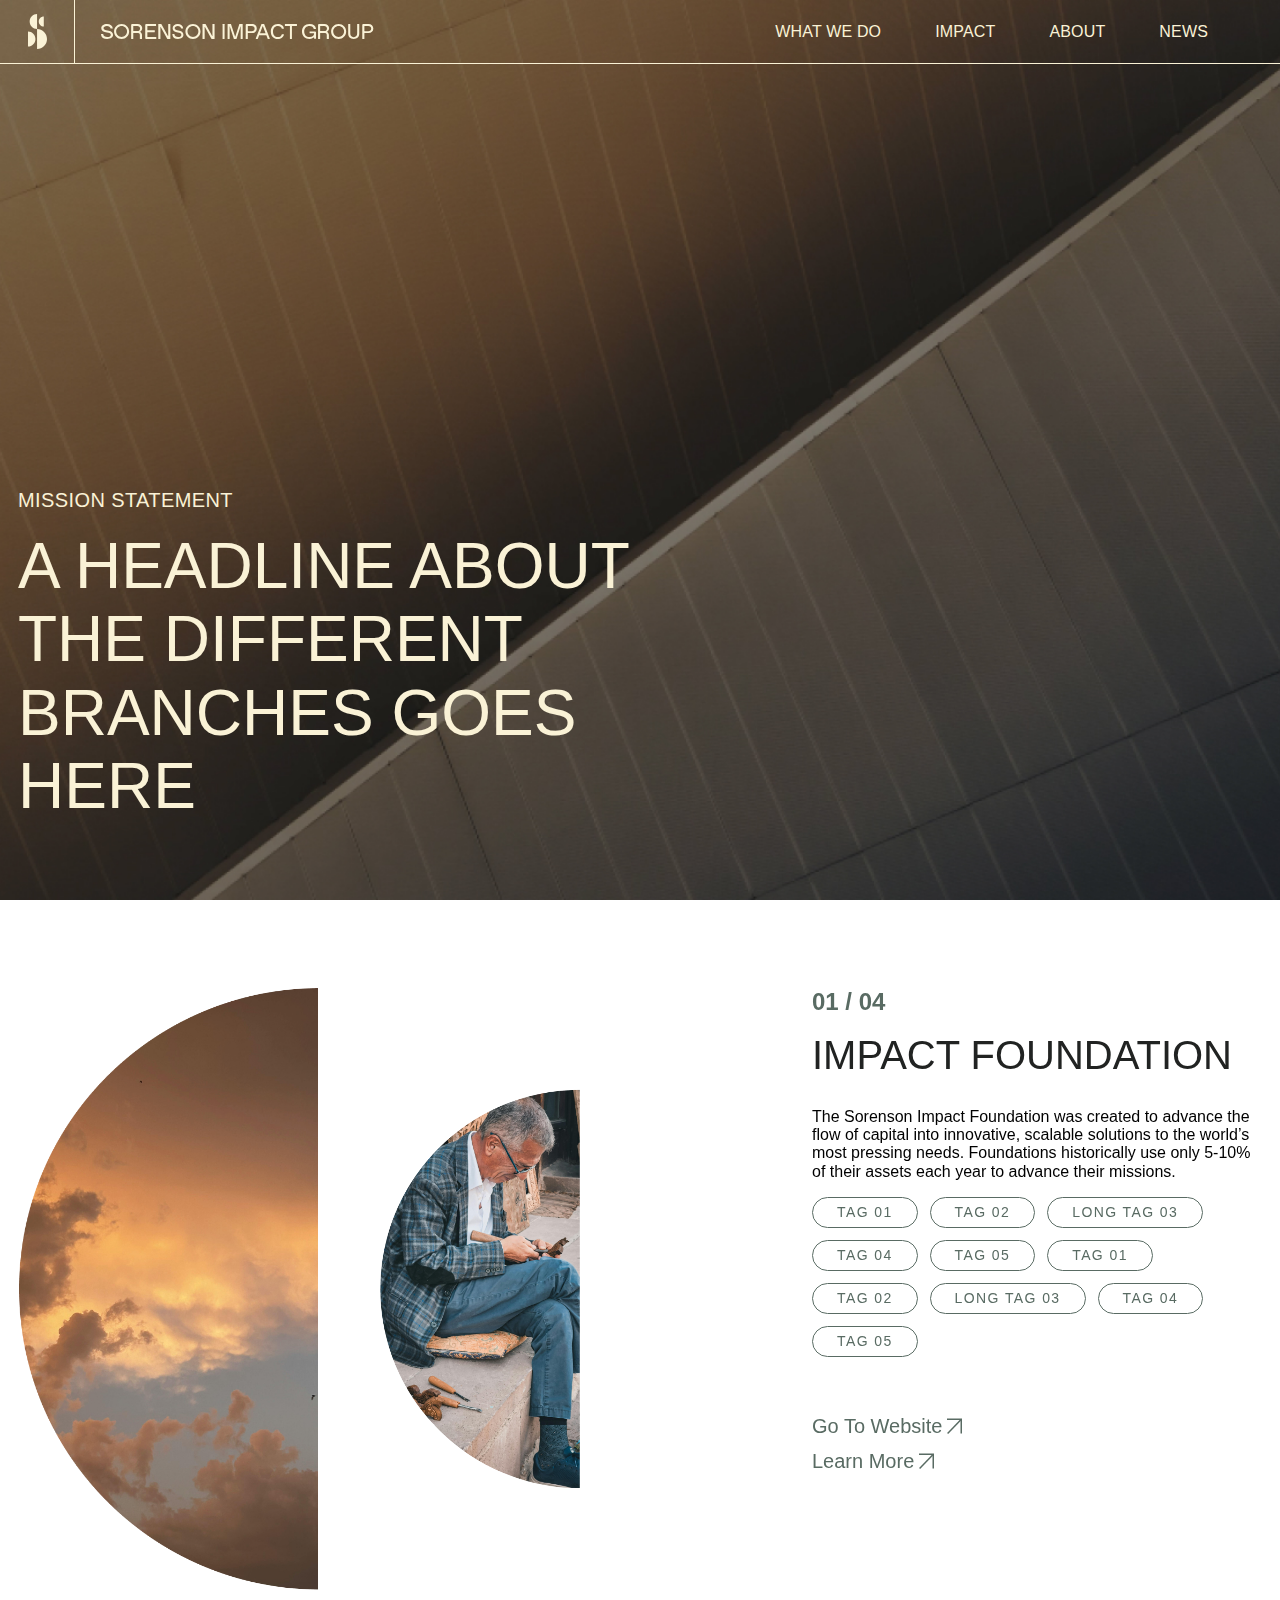
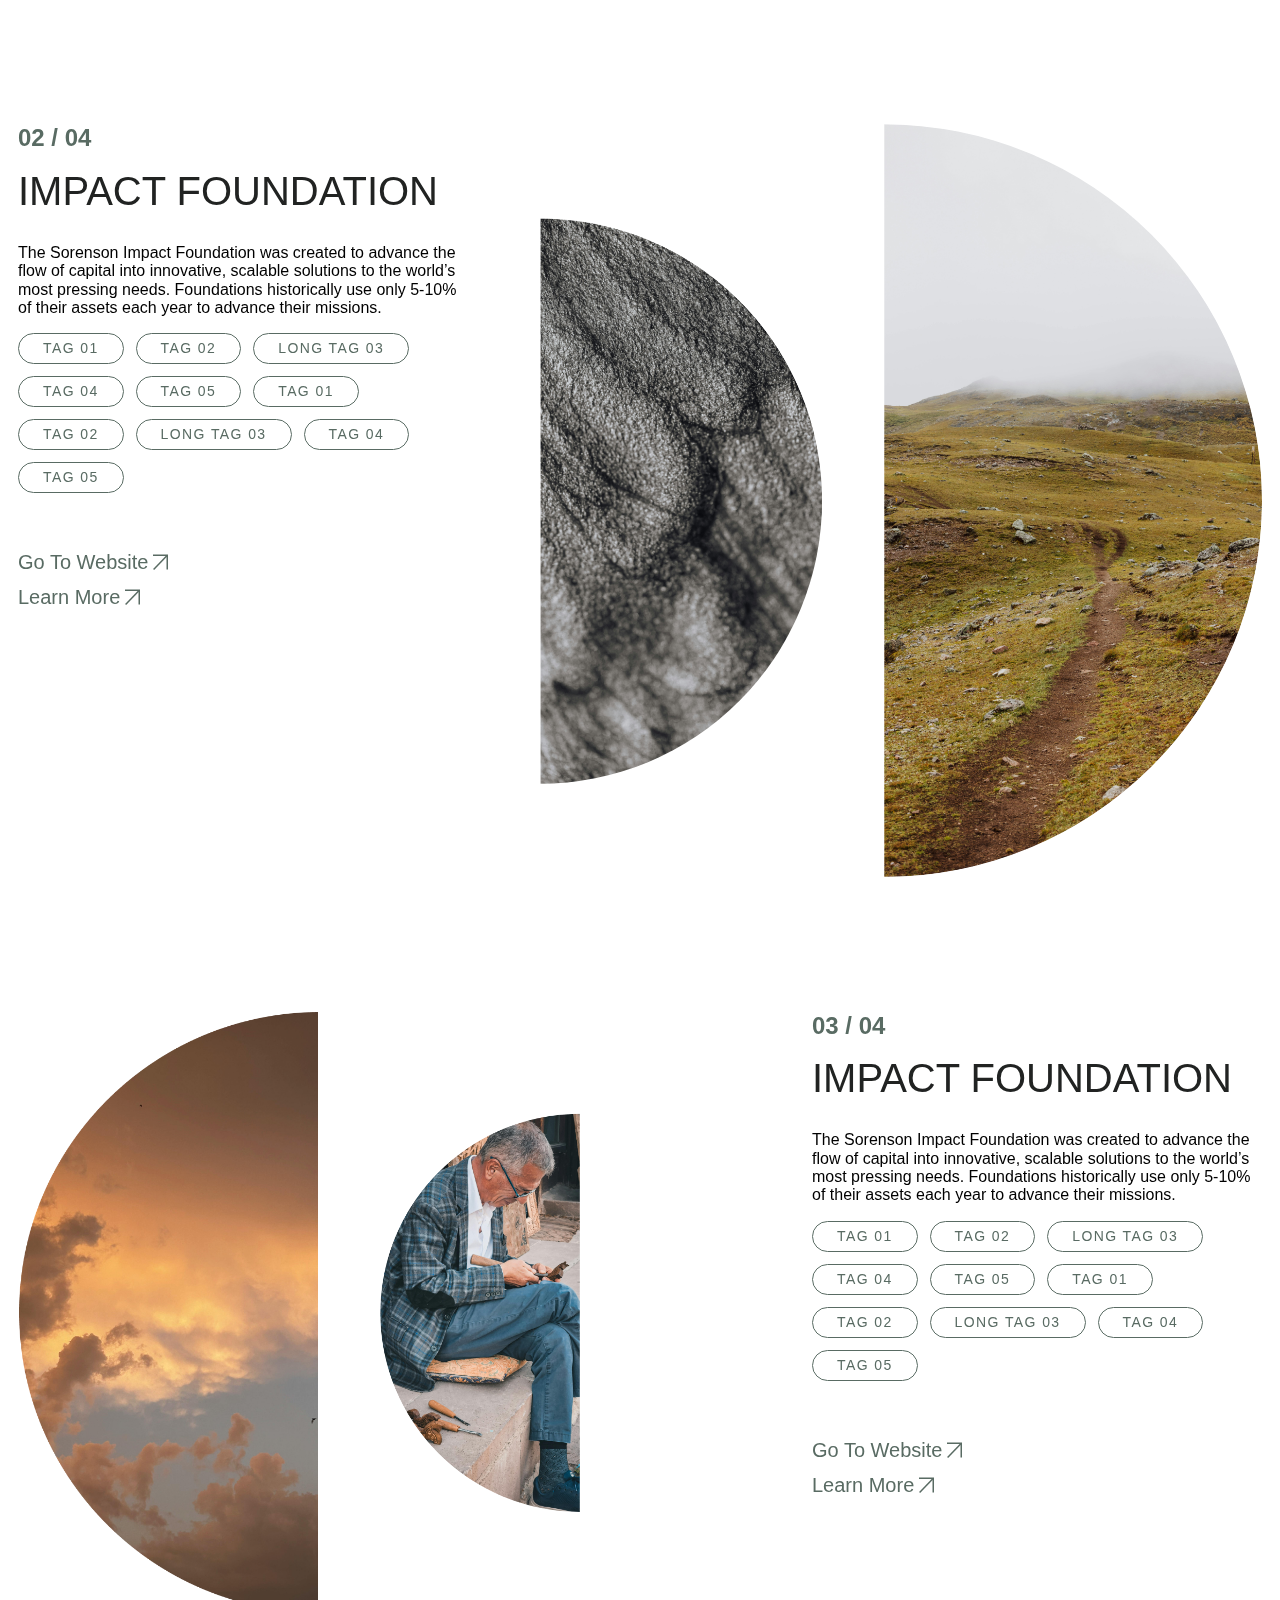
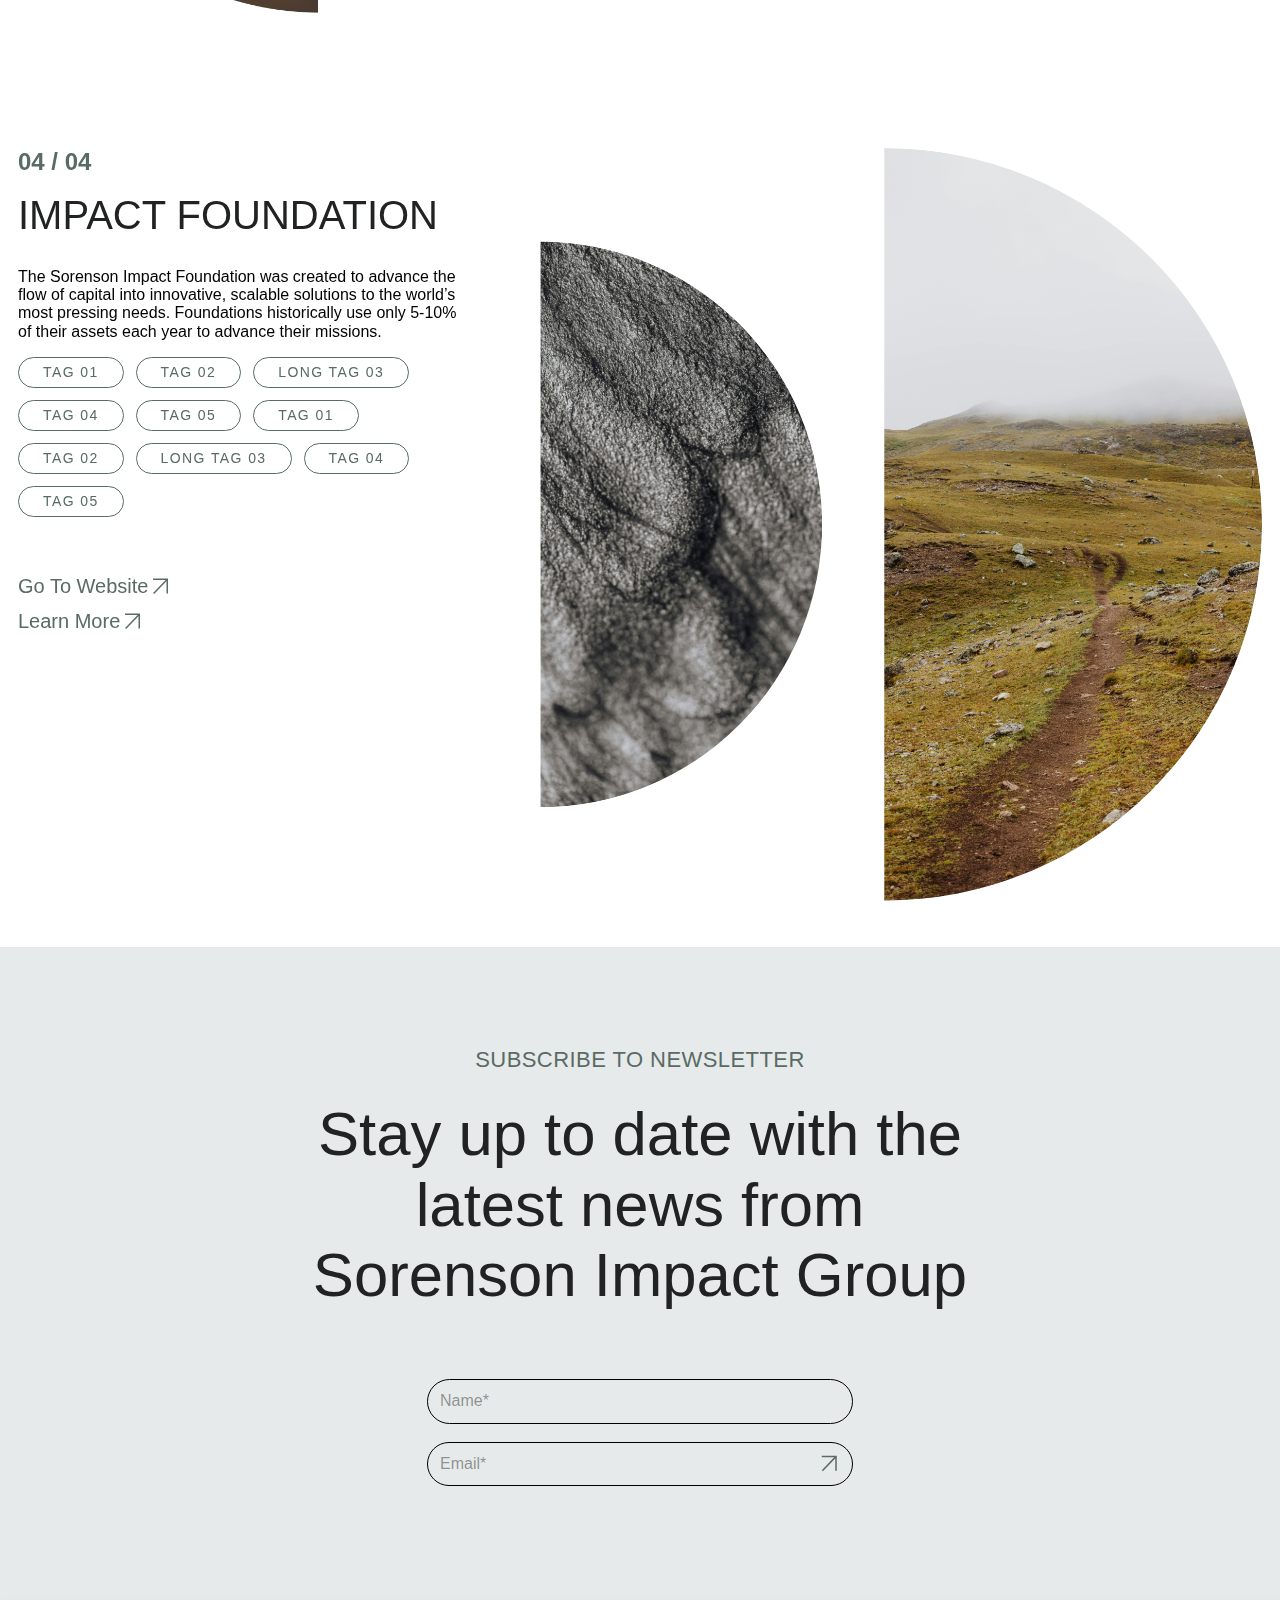
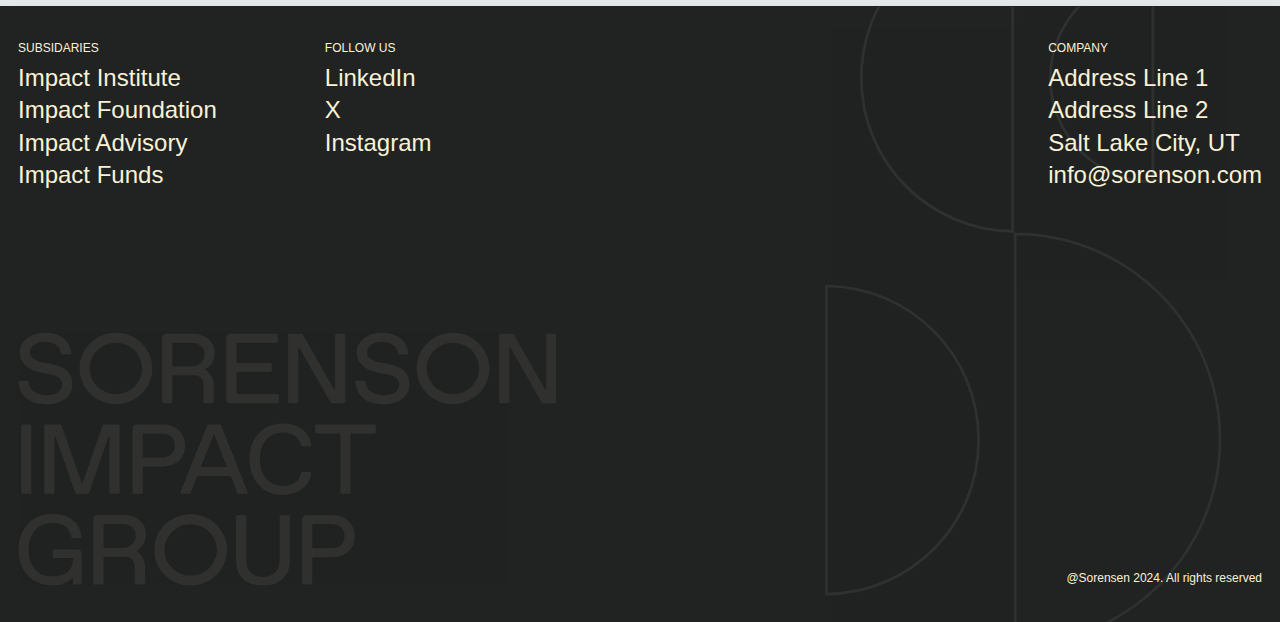
<file: what-we-do.html>
<!DOCTYPE html>
<html lang="en">
<head>
    <meta charset="UTF-8">
    <meta name="viewport" content="width=device-width, initial-scale=1.0">

    <title>SORENSON IMPACT GROUP</title>

    <!-- fonts -->
    <link rel="stylesheet" href="./fonts/fonts.css">

    <!-- swiper.css -->

    <link rel="stylesheet" href="./css/swiper-bundle.min.css">

    <!-- style.css -->
     <link rel="stylesheet" href="./css/style.css">


</head>

<body>

    <header class="header secondary">

        <div class="header__container">

            <div class="header__wrapper">

                <a href="" class="header__logo">
                    <svg width="19" height="35" viewBox="0 0 19 35" fill="none" xmlns="http://www.w3.org/2000/svg">
                        <g clip-path="url(#clip0_1_176)">
                          <path d="M19 24.9998C19 30.522 14.566 35 9.09488 35C9.08204 35 9.0692 35 9.05493 35V14.9867C14.5247 14.965 18.9772 19.4243 18.9986 24.9465C18.9986 24.9638 18.9986 24.9811 18.9986 24.9998H19Z" fill="#212322" />
                          <path d="M7.42281 24.9999C7.45848 29.138 4.16579 32.5227 0.0656255 32.5587C0.0442259 32.5587 0.0213996 32.5587 0 32.5587V17.5059C4.09874 17.5059 7.42281 20.8604 7.42281 24.9999Z" fill="#212322" />
                          <path d="M1.67212 7.49403C1.67212 3.37037 4.97194 0.0230453 9.05499 0V14.9866C4.97051 14.965 1.67212 11.6163 1.67212 7.49259V7.49403Z" fill="#212322" />
                          <path d="M10.7417 7.49462C10.7417 4.68885 12.9943 2.41602 15.772 2.41602C15.7763 2.41602 15.7806 2.41602 15.7848 2.41602V12.5876C12.9986 12.5876 10.7402 10.3076 10.7402 7.49462H10.7417Z" fill="#212322" />
                        </g>
                        <defs>
                          <clipPath id="clip0_1_176">
                            <rect width="19" height="35" fill="white" />
                          </clipPath>
                        </defs>
                    </svg>
                </a>

                <div class="header__title">

                    <svg width="273" height="15" viewBox="0 0 273 15" fill="none" xmlns="http://www.w3.org/2000/svg">
                        <path d="M12.0579 10.848C12.0579 13.372 9.67942 15 6.21154 15C2.54031 15 0.274384 13.4154 0.00203736 10.4101C-0.0197504 10.2429 0.136396 10.0958 0.31796 10.0958H1.94841C2.10818 10.0958 2.24254 10.2229 2.24254 10.3666C2.40232 12.1618 4.01098 13.1212 6.29869 13.1212H6.52383C8.5864 13.1212 9.78835 12.1417 9.78835 10.9316C9.78835 9.72142 8.99673 9.07622 7.31908 8.76198L4.78081 8.28059C2.17355 7.77914 0.292541 6.44529 0.292541 4.17205C0.292541 1.89882 2.53668 0 5.93919 0C9.34171 0 11.5386 1.66815 11.7856 4.27569C11.7856 4.44283 11.6512 4.58993 11.4696 4.58993H9.83919C9.67942 4.58993 9.54506 4.48629 9.52327 4.3392C9.29813 2.8382 7.91461 1.87876 6.05539 1.87876H5.83025C3.90567 1.87876 2.54394 2.8382 2.54394 4.15199C2.54394 5.23847 3.85846 5.94718 5.21656 6.19791L7.75484 6.65589C10.609 7.1774 12.0615 8.57477 12.0615 10.848H12.0579Z" fill="#212322" />
                        <path d="M28.1433 7.50167C28.1433 11.6391 24.7611 15 20.6049 15C16.4486 15 13.0664 11.6358 13.0664 7.50167C13.0664 3.36755 16.4453 0 20.6049 0C24.7645 0 28.1433 3.3642 28.1433 7.50167ZM26.0433 7.50167C26.0433 4.51573 23.6068 2.09217 20.6049 2.09217C17.6029 2.09217 15.1664 4.51573 15.1664 7.50167C15.1664 10.4876 17.6029 12.9112 20.6049 12.9112C23.6068 12.9112 26.0433 10.4876 26.0433 7.50167Z" fill="#212322" />
                        <path d="M55.282 13.3696V14.7008C55.282 14.8727 55.1557 15 54.985 15H45.1199C44.6284 15 44.2256 14.5907 44.2256 14.0988V0.901169C44.2256 0.40587 44.6318 0 45.1199 0H54.77C54.9406 0 55.0669 0.127264 55.0669 0.299243V1.63036C55.0669 1.80234 54.9406 1.9296 54.77 1.9296H46.6526C46.4819 1.9296 46.3556 2.06031 46.3556 2.22885V6.02958C46.3556 6.18092 46.4819 6.32882 46.6526 6.32882H53.4899C53.6606 6.32882 53.7869 6.45609 53.7869 6.60743V7.95918C53.7869 8.11053 53.6606 8.23779 53.4899 8.23779H46.6526C46.4819 8.23779 46.3556 8.38913 46.3556 8.53703V12.7643C46.3556 12.9363 46.4819 13.0635 46.6526 13.0635H54.9816C55.1523 13.0635 55.2786 13.1942 55.2786 13.3628L55.282 13.3696Z" fill="#212322" />
                        <path d="M69.3501 0.299106V14.6975C69.3501 14.8694 69.2233 14.9966 69.0519 14.9966H66.7212C66.5087 14.9966 66.2927 14.89 66.1865 14.6975L59.705 3.09076C59.6193 2.96356 59.4274 3.00481 59.4274 3.15609V14.7009C59.4274 14.8728 59.3005 15 59.1292 15H57.5902C57.4188 15 57.292 14.8728 57.292 14.7009V0.299106C57.292 0.127206 57.4188 0 57.5902 0H59.9449C60.1574 0 60.3528 0.106578 60.4591 0.299106L66.9405 11.9299C67.0262 12.0605 67.2182 12.0158 67.2182 11.8645V0.299106C67.2182 0.127206 67.369 0 67.5164 0H69.0553C69.2267 0 69.3535 0.127206 69.3535 0.299106H69.3501Z" fill="#212322" />
                        <path d="M82.4197 10.848C82.4197 13.372 80.2388 15 77.0589 15C73.6926 15 71.6149 13.4154 71.3651 10.4101C71.3452 10.2429 71.4883 10.0958 71.6548 10.0958H73.1499C73.2964 10.0958 73.4196 10.2229 73.4196 10.3666C73.5661 12.1618 75.0411 13.1212 77.1388 13.1212H77.3453C79.2365 13.1212 80.3386 12.1417 80.3386 10.9316C80.3386 9.72142 79.6128 9.07622 78.0745 8.76198L75.747 8.28059C73.3563 7.77914 71.6315 6.44529 71.6315 4.17205C71.6315 1.89882 73.6893 0 76.8059 0C79.9224 0 81.9402 1.66815 82.1666 4.27569C82.1666 4.44283 82.0434 4.58993 81.877 4.58993H80.3819C80.2354 4.58993 80.1122 4.48629 80.0922 4.3392C79.8858 2.8382 78.6172 1.87876 76.9124 1.87876H76.706C74.9412 1.87876 73.6926 2.8382 73.6926 4.15199C73.6926 5.23847 74.8979 5.94718 76.1432 6.19791L78.4707 6.65589C81.0878 7.1774 82.4197 8.57477 82.4197 10.848Z" fill="#212322" />
                        <path d="M99.5076 7.50167C99.5076 11.6391 96.1254 15 91.9691 15C87.8129 15 84.4307 11.6358 84.4307 7.50167C84.4307 3.36755 87.8095 0 91.9691 0C96.1287 0 99.5076 3.3642 99.5076 7.50167ZM97.4076 7.50167C97.4076 4.51573 94.9711 2.09217 91.9691 2.09217C88.9672 2.09217 86.5307 4.51573 86.5307 7.50167C86.5307 10.4876 88.9672 12.9112 91.9691 12.9112C94.9711 12.9112 97.4076 10.4876 97.4076 7.50167Z" fill="#212322" />
                        <path d="M113.576 0.299106V14.6975C113.576 14.8694 113.449 14.9966 113.277 14.9966H110.947C110.734 14.9966 110.518 14.89 110.412 14.6975L103.931 3.09076C103.845 2.96356 103.653 3.00481 103.653 3.15609V14.7009C103.653 14.8728 103.526 15 103.355 15H101.816C101.644 15 101.518 14.8728 101.518 14.7009V0.299106C101.518 0.127206 101.644 0 101.816 0H104.171C104.383 0 104.578 0.106578 104.685 0.299106L111.166 11.9299C111.252 12.0605 111.444 12.0158 111.444 11.8645V0.299106C111.444 0.127206 111.595 0 111.742 0H113.281C113.452 0 113.579 0.127206 113.579 0.299106H113.576Z" fill="#212322" />
                        <path d="M39.1797 7.70977C40.3676 7.13549 41.2107 5.77373 41.2107 4.0784C41.2107 1.74003 39.2718 0 36.5444 0H31.0486C30.5571 0 30.1543 0.409216 30.1543 0.900963V14.7008C30.1543 14.8728 30.2806 15 30.4513 15H31.9839C32.1546 15 32.2809 14.8728 32.2809 14.7008V9.29161C32.2809 9.1403 32.4072 8.99243 32.5779 8.99243H37.1725C38.1112 9.0784 38.8554 9.87964 38.8554 10.8459V14.6871C38.8554 14.859 38.9953 15 39.166 15H40.6953C40.8659 15 41.0059 14.859 41.0059 14.6871V11.0591C41.0059 9.64924 40.2754 8.41472 39.1762 7.70633L39.1797 7.70977ZM32.2843 2.23521C32.2843 2.06327 32.4106 1.93604 32.5813 1.93604H36.2235C38.0122 1.93604 39.0773 2.79574 39.0773 4.40509C39.0773 5.92847 38.0122 7.08734 36.2235 7.08734H32.5813C32.4106 7.08734 32.2843 6.93604 32.2843 6.78817V2.23521Z" fill="#212322" />
                        <path d="M123.589 0.299174V14.7008C123.589 14.8728 123.47 15 123.309 15H121.86C121.698 15 121.579 14.8728 121.579 14.7008V0.299174C121.579 0.127235 121.698 0 121.86 0H123.309C123.47 0 123.589 0.127235 123.589 0.299174Z" fill="#212322" />
                        <path d="M141.679 0.299106V14.6975C141.679 14.8694 141.559 14.9966 141.397 14.9966H139.938C139.776 14.9966 139.656 14.8694 139.656 14.6975V2.74696C139.656 2.57506 139.432 2.55443 139.393 2.70571L135.56 14.8075C135.521 14.914 135.398 15 135.277 15H133.088C132.988 15 132.864 14.914 132.825 14.8075L128.892 2.70571C128.853 2.55443 128.629 2.57506 128.629 2.74696V14.6975C128.629 14.8694 128.509 14.9966 128.346 14.9966H126.888C126.726 14.9966 126.605 14.8694 126.605 14.6975V0.299106C126.605 0.127206 126.726 0 126.888 0H129.766C129.886 0 129.99 0.0859492 130.029 0.192527L134.063 12.5728C134.102 12.7 134.287 12.7 134.326 12.5728L138.279 0.192527C138.318 0.0859492 138.421 0 138.542 0H141.4C141.562 0 141.682 0.127206 141.682 0.299106H141.679Z" fill="#212322" />
                        <path d="M155.75 4.54952C155.75 7.40371 153.726 9.0784 150.978 9.0784H147.121C146.95 9.0784 146.824 9.22971 146.824 9.37758V14.7008C146.824 14.8728 146.698 15 146.527 15H144.994C144.824 15 144.697 14.8728 144.697 14.7008V0.900964C144.697 0.405778 145.103 0 145.592 0H150.982C153.729 0 155.754 1.69532 155.754 4.54952H155.75ZM153.62 4.54952C153.62 2.8542 152.576 1.9326 150.661 1.9326H147.124C146.954 1.9326 146.827 2.06327 146.827 2.23178V6.86726C146.827 7.01857 146.954 7.16644 147.124 7.16644H150.661C152.579 7.16644 153.62 6.26547 153.62 4.54952Z" fill="#212322" />
                        <path d="M168.518 15H166.955C166.83 15 166.721 14.9141 166.681 14.8075L165.351 11.3317C165.31 11.2251 165.202 11.1391 165.077 11.1391H158.444C158.319 11.1391 158.21 11.2251 158.17 11.3317L156.84 14.8075C156.799 14.9141 156.691 15 156.566 15H155.046C154.836 15 154.688 14.7868 154.772 14.5909L160.39 0.192529C160.43 0.0618845 160.539 0 160.664 0H162.945C163.07 0 163.178 0.0653225 163.219 0.192529L168.796 14.5909C168.88 14.7834 168.731 15 168.522 15H168.518ZM164.464 9.011L161.889 2.31721C161.848 2.21064 161.679 2.21064 161.635 2.31721L159.06 9.011C159.019 9.09695 159.08 9.20353 159.185 9.20353H164.339C164.444 9.20353 164.508 9.09695 164.464 9.011Z" fill="#212322" />
                        <path d="M182.889 10.5339C182.589 13.2675 180.031 14.9985 176.915 14.9985C172.619 15.082 169.761 11.7236 169.826 7.48962C169.761 3.2356 172.619 -0.0593405 176.915 0.000810538C180.031 0.000810538 182.589 1.73182 182.889 4.46536C182.91 4.63244 182.782 4.79953 182.589 4.79953H181.044C180.892 4.79953 180.765 4.69594 180.744 4.5489C180.486 2.90143 178.874 1.87886 177.026 1.87886H176.812C173.782 1.87886 171.978 4.31832 171.978 7.48962C171.978 10.6609 173.782 13.1204 176.812 13.1204H177.026C178.874 13.1204 180.486 12.1179 180.744 10.4504C180.765 10.3034 180.896 10.1998 181.044 10.1998H182.589C182.782 10.1998 182.913 10.3668 182.889 10.5339Z" fill="#212322" />
                        <path d="M195.948 0.299243V1.63036C195.948 1.80234 195.807 1.9296 195.668 1.9296H191.206C191.045 1.9296 190.926 2.06031 190.926 2.22885V14.7214C190.926 14.8727 190.807 15 190.646 15H189.199C189.038 15 188.919 14.8727 188.919 14.7214V2.22885C188.919 2.05687 188.8 1.9296 188.639 1.9296H184.177C184.016 1.9296 183.896 1.80234 183.896 1.63036V0.299243C183.896 0.127264 184.016 0 184.177 0H195.678C195.819 0 195.958 0.127264 195.958 0.299243H195.948Z" fill="#212322" />
                        <path d="M215.027 8.32887V14.502C215.027 14.6691 214.894 14.7928 214.713 14.7928H213.408C213.227 14.7928 213.094 14.6691 213.094 14.502V13.3757C213.094 13.2921 213.004 13.2721 212.96 13.3122C212.329 14.0408 210.821 15 208.592 15C204.043 15 200.959 11.8516 200.959 7.48997C200.959 3.12834 203.953 0 208.592 0C212.419 0 214.627 1.9385 214.984 4.67246C215.006 4.83957 214.85 5.00669 214.67 5.00669H213.025C212.866 5.00669 212.755 4.88302 212.733 4.75602C212.394 2.90107 210.976 1.87834 208.704 1.87834H208.48C205.353 1.87834 203.214 3.98396 203.214 7.48997C203.214 10.996 205.353 13.1217 208.48 13.1217H208.704C211.474 13.1217 213.094 11.7647 213.094 9.55548C213.094 9.32487 213.025 9.24131 212.733 9.24131H208.906C208.747 9.24131 208.592 9.11764 208.592 8.95053V7.74064C208.592 7.57353 208.751 7.44987 208.906 7.44987H214.107C214.627 7.44987 215.031 7.84759 215.031 8.32553L215.027 8.32887Z" fill="#212322" />
                        <path d="M245.184 7.50168C245.184 11.6391 241.802 15 237.646 15C233.49 15 230.107 11.6358 230.107 7.50168C230.107 3.36755 233.49 0 237.646 0C241.802 0 245.184 3.36421 245.184 7.50168ZM243.084 7.50168C243.084 4.51573 240.648 2.09217 237.646 2.09217C234.644 2.09217 232.207 4.51573 232.207 7.50168C232.207 10.4876 234.644 12.9112 237.646 12.9112C240.648 12.9112 243.084 10.4876 243.084 7.50168Z" fill="#212322" />
                        <path d="M258.252 0.294983V9.54114C258.252 12.8436 256.337 15 252.714 15C249.09 15 247.195 12.8639 247.195 9.54114V0.294983C247.195 0.125453 247.319 0 247.486 0H248.984C249.15 0 249.274 0.125453 249.274 0.294983V9.33092C249.274 11.7857 250.438 13.1386 252.607 13.1386H252.814C254.979 13.1386 256.167 11.7857 256.167 9.33092V0.294983C256.167 0.125453 256.29 0 256.437 0H257.958C258.105 0 258.248 0.125453 258.248 0.294983H258.252Z" fill="#212322" />
                        <path d="M272.32 4.54952C272.32 7.40371 270.295 9.0784 267.547 9.0784H263.69C263.52 9.0784 263.393 9.22971 263.393 9.37758V14.7008C263.393 14.8728 263.267 15 263.096 15H261.564C261.393 15 261.267 14.8728 261.267 14.7008V0.900964C261.267 0.405778 261.673 0 262.161 0H267.551C270.299 0 272.323 1.69532 272.323 4.54952H272.32ZM270.19 4.54952C270.19 2.8542 269.145 1.9326 267.23 1.9326H263.694C263.523 1.9326 263.397 2.06328 263.397 2.23178V6.86727C263.397 7.01857 263.523 7.16644 263.694 7.16644H267.23C269.148 7.16644 270.19 6.26548 270.19 4.54952Z" fill="#212322" />
                        <path d="M226.066 7.70976C227.254 7.13548 228.097 5.77373 228.097 4.0784C228.097 1.74003 226.159 0 223.431 0H217.935C217.444 0 217.041 0.409214 217.041 0.900961V14.7008C217.041 14.8728 217.167 15 217.338 15H218.871C219.041 15 219.168 14.8728 219.168 14.7008V9.29161C219.168 9.1403 219.294 8.99243 219.465 8.99243H224.059C224.998 9.0784 225.742 9.87964 225.742 10.8459V14.6871C225.742 14.859 225.882 15 226.053 15H227.582C227.753 15 227.893 14.859 227.893 14.6871V11.0591C227.893 9.64924 227.162 8.41472 226.063 7.70633L226.066 7.70976ZM219.171 2.23521C219.171 2.06327 219.297 1.93604 219.468 1.93604H223.11C224.899 1.93604 225.964 2.79573 225.964 4.40509C225.964 5.92847 224.899 7.08734 223.11 7.08734H219.468C219.297 7.08734 219.171 6.93604 219.171 6.78817V2.23865V2.23521Z" fill="#212322" />
                    </svg>

                </div>

                <nav class="header__nav">
                    <ul class="header__list">
                        <li class="header__item">
                            <a class="header__link" href="#" id="whatWeDoLink">What We Do</a>
                            
                        </li>
                        <li class="header__item">
                            <a class="header__link" href="">Impact</a>
                        </li>
                        <li class="header__item">
                            <a class="header__link" href="">About</a>
                        </li>
                        <li class="header__item">
                            <a class="header__link" href="">News</a>
                        </li>
                    </ul>                   
                </nav>
                
                <ul class="header__submenu">
                   
                    <nav class="header__nav header__submenu--nav">
                        <ul class="header__list">
                            <li class="header__item">
                                <a class="header__link" href="#">Overview</a>
                                <ul class="header__submenu--list">
                                    <li>
                                        <a href="">
                                            <a class="header__link" href="#" id="whatWeDoLink">What We Do</a>
                                        </a>
                                    </li>
                                    <li>
                                        <a href="">
                                            <a class="header__link" href="#">Impact Institute</a>
                                        </a>
                                    </li>
                                    <li>
                                        <a href="">
                                            <a class="header__link" href="#">Impact Foundation</a>
                                        </a>
                                    </li>
                                    <li>
                                        <a href="">
                                            <a class="header__link" href="#">Impact Advisory</a>
                                        </a>
                                    </li>
                                    <li>
                                        <a href="">
                                            <a class="header__link" href="#">Impact Funds</a>
                                        </a>
                                    </li>
                                </ul>
                            </li>
                            <li class="header__item">
                                <a style="opacity: 0; cursor: default;" class="header__link">Impact</a>
                            </li>
                            <li class="header__item">
                                <a style="opacity: 0; cursor: default;" class="header__link">About</a>
                            </li>
                            <li class="header__item">
                                <a style="opacity: 0; cursor: default;" class="header__link">News</a>
                            </li>
                        </ul>                   
                    </nav>
                    
                </ul>
                
                <!-- mobile menu -->
                <nav role="navigation" class="burger-menu">
                    <div class="menu-toggle"><span>Menu</span></div>
                    <ul class="menu">
                        <li class="has-children mobile-back">
                            <a class=" ">
                                <svg width="23" height="23" viewBox="0 0 23 23" fill="none" xmlns="http://www.w3.org/2000/svg">
                                    <path d="M12.0761 21.5763L1.9998 11.5L12.0761 1.42373" stroke="#212322" stroke-width="1.5" />
                                    <path d="M2.21644 11.5L21.7189 11.0666" stroke="#212322" stroke-width="1.5" />
                                  </svg>
                                Back
                            </a>
                        </li>
                      <li class="has-children">
                        <a href="#"  id="whatWeDoLinkMobile">
                            <span>WHAT WE DO</span>
                            
                        </a>
                        
                      </li>
                      <li>
                        <a href="#">
                        <span>IMPACT</span>
                        <svg width="15" height="17" viewBox="0 0 15 17" fill="none" xmlns="http://www.w3.org/2000/svg">
                            <path d="M-6.22887e-07 1.375L14.25 1.375L14.25 15.625" stroke="#212322" stroke-width="1.5" />
                            <path d="M14.0967 1.5282L0.612793 15.625" stroke="#212322" stroke-width="1.5" />
                          </svg>    
                        </a>
                      </li>
                      <li>
                        <a href="#">
                        <span>IMPACT</span>
                        <svg width="15" height="17" viewBox="0 0 15 17" fill="none" xmlns="http://www.w3.org/2000/svg">
                            <path d="M-6.22887e-07 1.375L14.25 1.375L14.25 15.625" stroke="#212322" stroke-width="1.5" />
                            <path d="M14.0967 1.5282L0.612793 15.625" stroke="#212322" stroke-width="1.5" />
                          </svg>    
                        </a>
                      </li>
                      <li>
                        <a href="#">
                        <span>IMPACT</span>
                        <svg width="15" height="17" viewBox="0 0 15 17" fill="none" xmlns="http://www.w3.org/2000/svg">
                            <path d="M-6.22887e-07 1.375L14.25 1.375L14.25 15.625" stroke="#212322" stroke-width="1.5" />
                            <path d="M14.0967 1.5282L0.612793 15.625" stroke="#212322" stroke-width="1.5" />
                          </svg>    
                        </a>
                      </li>

                      <ul class="submenu-mobile">
                        <li class="has-children submenu-link">
                            <a href="">
                                Overview
                            </a>
                        </li>
                        <li class="has-children submenu-link">
                            <a href="">
                                Impact Institute
                            </a>
                        </li>
                        <li class="has-children submenu-link">
                            <a href="">
                                Impact Foundation
                            </a>
                        </li>
                     </ul>
                      

                    </ul>
                </nav>

            </div>

            

        </div>

    </header>
    
    <main class="branch-main">

        <section class="branch-hero">

            <img src="./img/branch-bg.jpg" alt="">
            
            <div class="container">

                

                <div class="branch-hero__wrapper">

                    <div class="branch-hero__header">
                        <h5>
                            mission statement
                        </h5>
                    </div>
    
                    <div class="branch-hero__title">    
                        <h4>A HEADLINE ABOUT THE DIFFERENT BRANCHES GOES HERE</h4>
                    </div>

                </div>
                

            </div>

        </section>

        <section class="what-we-do">

            <div class="container">

                <div class="swiper-custom-controls">

                    <!-- Pagination -->
                    <div class="custom-pagination">
                        <span class="we-do__slider-pagination-current">01</span>
                        <span class="we-do__slider-pagination-separator"> / </span>
                        <span class="we-do__slider-pagination-total">03</span>
                    </div>

                    <!-- Navigation buttons -->
                    <div class="custom-navigation">
                        <div class="custom-swiper-button-prev we-do__slider-button-prev swiper-button-disabled" tabindex="-1" role="button" aria-label="Previous slide" aria-controls="swiper-wrapper-1cd699c10ec624164" aria-disabled="true">
                            <svg width="43" height="43" viewBox="0 0 43 43" fill="none" xmlns="http://www.w3.org/2000/svg">
                                <circle cx="21.4004" cy="21.6489" r="20" transform="rotate(-180 21.4004 21.6489)" stroke="#212322" stroke-width="2"></circle>
                                <path fill-rule="evenodd" clip-rule="evenodd" d="M21.048 33.2022C21.2433 33.3974 21.5599 33.3974 21.7551 33.2022C21.9504 33.0069 21.9504 32.6903 21.7551 32.4951L11.7192 22.4592L34.002 22.4592C34.2781 22.4592 34.502 22.2353 34.502 21.9592C34.502 21.683 34.2781 21.4592 34.002 21.4592L11.7193 21.4592L21.7551 11.4233C21.9504 11.228 21.9504 10.9115 21.7551 10.7162C21.5599 10.5209 21.2433 10.5209 21.048 10.7162L10.1586 21.6056C9.96332 21.8009 9.96332 22.1175 10.1586 22.3127L21.048 33.2022Z" fill="#212322"></path>
                                <path d="M21.7551 33.2022L22.1087 33.5557L21.7551 33.2022ZM21.048 33.2022L21.4016 32.8486L21.4016 32.8486L21.048 33.2022ZM21.7551 32.4951L22.1087 32.1415L22.1087 32.1415L21.7551 32.4951ZM11.7192 22.4592L11.7192 21.9592C11.517 21.9592 11.3347 22.081 11.2573 22.2678C11.1799 22.4546 11.2226 22.6697 11.3656 22.8127L11.7192 22.4592ZM34.002 22.4592L34.002 22.9592L34.002 22.4592ZM34.002 21.4592L34.002 21.9592L34.002 21.4592ZM11.7193 21.4592L11.3657 21.1056C11.2227 21.2486 11.1799 21.4637 11.2573 21.6505C11.3347 21.8373 11.517 21.9592 11.7193 21.9592L11.7193 21.4592ZM21.7551 11.4233L22.1087 11.7769L22.1087 11.7769L21.7551 11.4233ZM21.7551 10.7162L22.1087 10.3626L22.1087 10.3626L21.7551 10.7162ZM21.048 10.7162L20.6945 10.3626L20.6945 10.3626L21.048 10.7162ZM10.1586 21.6056L9.80502 21.2521L9.80502 21.2521L10.1586 21.6056ZM10.1586 22.3127L9.80502 22.6663L9.80502 22.6663L10.1586 22.3127ZM21.4016 32.8486L21.4016 32.8486L20.6945 33.5557C21.085 33.9463 21.7182 33.9463 22.1087 33.5557L21.4016 32.8486ZM21.4016 32.8486L21.4016 32.8486L22.1087 33.5557C22.4992 33.1652 22.4992 32.532 22.1087 32.1415L21.4016 32.8486ZM11.3656 22.8127L21.4016 32.8486L22.1087 32.1415L12.0728 22.1056L11.3656 22.8127ZM34.002 21.9592L11.7192 21.9592L11.7192 22.9592L34.002 22.9592L34.002 21.9592ZM34.002 21.9592L34.002 22.9592C34.5542 22.9592 35.002 22.5114 35.002 21.9592L34.002 21.9592ZM34.002 21.9592L35.002 21.9592C35.002 21.4069 34.5542 20.9592 34.002 20.9592L34.002 21.9592ZM11.7193 21.9592L34.002 21.9592L34.002 20.9592L11.7193 20.9592L11.7193 21.9592ZM21.4016 11.0697L11.3657 21.1056L12.0728 21.8127L22.1087 11.7769L21.4016 11.0697ZM21.4016 11.0697L21.4016 11.0697L22.1087 11.7769C22.4992 11.3863 22.4992 10.7532 22.1087 10.3626L21.4016 11.0697ZM21.4016 11.0697L21.4016 11.0697L22.1087 10.3626C21.7182 9.97212 21.085 9.97212 20.6945 10.3626L21.4016 11.0697ZM10.5121 21.9592L21.4016 11.0697L20.6945 10.3626L9.80502 21.2521L10.5121 21.9592ZM10.5121 21.9592L10.5121 21.9592L9.80502 21.2521C9.4145 21.6426 9.4145 22.2758 9.80502 22.6663L10.5121 21.9592ZM21.4016 32.8486L10.5121 21.9592L9.80502 22.6663L20.6945 33.5557L21.4016 32.8486Z" fill="#212322"></path>
                            </svg>
                                
                        </div>
                        <div class="custom-swiper-button-next we-do__slider-button-next" tabindex="0" role="button" aria-label="Next slide" aria-controls="swiper-wrapper-1cd699c10ec624164" aria-disabled="false">
                            <svg width="43" height="43" viewBox="0 0 43 43" fill="none" xmlns="http://www.w3.org/2000/svg">
                                <circle cx="21.5996" cy="21.6489" r="20" stroke="#212322" stroke-width="2"></circle>
                                <path fill-rule="evenodd" clip-rule="evenodd" d="M21.952 10.0957C21.7567 9.9004 21.4401 9.9004 21.2449 10.0957C21.0496 10.2909 21.0496 10.6075 21.2449 10.8028L31.2808 20.8387H8.99805C8.7219 20.8387 8.49805 21.0626 8.49805 21.3387C8.49805 21.6148 8.7219 21.8387 8.99805 21.8387H31.2807L21.2449 31.8745C21.0496 32.0698 21.0496 32.3864 21.2449 32.5817C21.4401 32.7769 21.7567 32.7769 21.952 32.5817L32.8414 21.6922C33.0367 21.497 33.0367 21.1804 32.8414 20.9851L21.952 10.0957Z" fill="#212322"></path>
                                <path d="M21.2449 10.0957L20.8913 9.74211L21.2449 10.0957ZM21.952 10.0957L21.5984 10.4492V10.4492L21.952 10.0957ZM21.2449 10.8028L20.8913 11.1563V11.1563L21.2449 10.8028ZM31.2808 20.8387V21.3387C31.483 21.3387 31.6653 21.2169 31.7427 21.03C31.8201 20.8432 31.7773 20.6281 31.6344 20.4851L31.2808 20.8387ZM31.2807 21.8387L31.6343 22.1923C31.7773 22.0493 31.8201 21.8342 31.7427 21.6474C31.6653 21.4605 31.483 21.3387 31.2807 21.3387V21.8387ZM21.2449 31.8745L20.8913 31.521H20.8913L21.2449 31.8745ZM21.2449 32.5817L20.8913 32.9352L20.8913 32.9352L21.2449 32.5817ZM21.952 32.5817L22.3055 32.9352L22.3055 32.9352L21.952 32.5817ZM32.8414 21.6922L32.4879 21.3387L32.4879 21.3387L32.8414 21.6922ZM32.8414 20.9851L32.4879 21.3387L32.4879 21.3387L32.8414 20.9851ZM21.5984 10.4492L21.5984 10.4492L22.3055 9.74211C21.915 9.35159 21.2818 9.35159 20.8913 9.74211L21.5984 10.4492ZM21.5984 10.4492V10.4492L20.8913 9.74211C20.5008 10.1326 20.5008 10.7658 20.8913 11.1563L21.5984 10.4492ZM31.6344 20.4851L21.5984 10.4492L20.8913 11.1563L30.9272 21.1923L31.6344 20.4851ZM8.99805 21.3387H31.2808V20.3387H8.99805V21.3387ZM8.99805 21.3387V20.3387C8.44576 20.3387 7.99805 20.7864 7.99805 21.3387H8.99805ZM8.99805 21.3387H7.99805C7.99805 21.891 8.44576 22.3387 8.99805 22.3387V21.3387ZM31.2807 21.3387H8.99805V22.3387H31.2807V21.3387ZM21.5984 32.2281L31.6343 22.1923L30.9272 21.4851L20.8913 31.521L21.5984 32.2281ZM21.5984 32.2281V32.2281L20.8913 31.521C20.5008 31.9115 20.5008 32.5447 20.8913 32.9352L21.5984 32.2281ZM21.5984 32.2281H21.5984L20.8913 32.9352C21.2818 33.3257 21.915 33.3257 22.3055 32.9352L21.5984 32.2281ZM32.4879 21.3387L21.5984 32.2281L22.3055 32.9352L33.195 22.0458L32.4879 21.3387ZM32.4879 21.3387V21.3387L33.195 22.0458C33.5855 21.6552 33.5855 21.0221 33.195 20.6316L32.4879 21.3387ZM21.5984 10.4492L32.4879 21.3387L33.195 20.6316L22.3055 9.74211L21.5984 10.4492Z" fill="#212322"></path>
                                </svg>
                                
                        </div>
                    </div>                    

                </div>


                <div class="we-do__slider">

                    <div class="swiper-wrapper">

                        <div class="we-do swiper-slide">
    
                        
                                
                                <div class="we-do__wrapper">
                
                                    <div class="we-do__img small">
                

                                        <div class="half-circle-mask we-do-img left-round">
                                            <img src="./img/we-do-1.png" alt="">
                                        </div>


                                        <div class="half-circle-mask we-do-img left-round">
                                            <img src="./img/we-do-2.png" alt="">
                                        </div>

                                    </div>
                
                                    <div class="we-do__block">
                
                                        <div class="we-do__count">
                
                                            01 / 04
                
                                        </div>
                
                                        <div class="we-do__title">
                                            <h5>
                                                IMPACT FOUNDATION
                                            </h5>
                                        </div>
                
                                        <div class="we-do__text">
                
                                            <p>
                                                The Sorenson Impact Foundation was created to advance the flow of capital into innovative, scalable solutions to the world’s most pressing needs. Foundations historically use only 5-10% of their assets each year to advance their missions.
                                            </p>
                
                                        </div>
                
                                        <div class="we-do__tags">
                    
                                            <div class="we-do__tag">
                
                                                TAG 01
                
                                            </div>
                
                                            <div class="we-do__tag">
                
                                                TAG 02
                
                                            </div>
                
                                            <div class="we-do__tag">
                
                                                LONG TAG 03  
                
                                            </div>
                
                                            <div class="we-do__tag">
                
                                                TAG 04  
                
                                            </div>
                
                                            <div class="we-do__tag">
                
                                                TAG 05  
                
                                            </div>
                
                                            <div class="we-do__tag">
                
                                                TAG 01
                
                                            </div>
                
                                            <div class="we-do__tag">
                
                                                TAG 02
                
                                            </div>
                
                                            <div class="we-do__tag">
                
                                                LONG TAG 03  
                
                                            </div>
                
                                            <div class="we-do__tag">
                
                                                TAG 04  
                
                                            </div>
                
                                            <div class="we-do__tag">
                
                                                TAG 05  
                
                                            </div>
                
                                        </div>
                
                                        <a href="" class="section__link">
                                            Go To Website
                                            <svg width="15" height="17" viewBox="0 0 15 17" fill="none" xmlns="http://www.w3.org/2000/svg">
                                                <path d="M-6.22887e-07 1.25L14.25 1.25L14.25 15.5" stroke="#596B63" stroke-width="1.5"></path>
                                                <path d="M14.0972 1.40332L0.613281 15.5001" stroke="#596B63" stroke-width="1.5"></path>
                                            </svg>
                                        </a>
                
                                        <a href="" class="section__link">
                                            Learn More
                                            <svg width="15" height="17" viewBox="0 0 15 17" fill="none" xmlns="http://www.w3.org/2000/svg">
                                                <path d="M-6.22887e-07 1.25L14.25 1.25L14.25 15.5" stroke="#596B63" stroke-width="1.5"></path>
                                                <path d="M14.0972 1.40332L0.613281 15.5001" stroke="#596B63" stroke-width="1.5"></path>
                                            </svg>
                                        </a>
                
                                    </div>
                
                                </div>
                
                            
                
                        </div>
                
                        <div class="we-do swiper-slide">
                
                           
                                
                                <div class="we-do__wrapper reverted">
                
                                    <div class="we-do__img big">
                
                                        <div class="half-circle-mask we-do-img right-round">
                                            <img src="./img/we-do-3.png" alt="">
                                        </div>
                                        
                                        <div class="half-circle-mask we-do-img right-round">
                                            <img src="./img/we-do-4.png" alt="">
                                        </div>
                                        
                                        
                
                                    </div>
                
                                    <div class="we-do__block">
                
                                        <div class="we-do__count">
                
                                            02 / 04
                
                                        </div>
                
                                        <div class="we-do__title">
                                            <h5>
                                                IMPACT FOUNDATION
                                            </h5>
                                        </div>
                
                                        <div class="we-do__text">
                
                                            <p>
                                                The Sorenson Impact Foundation was created to advance the flow of capital into innovative, scalable solutions to the world’s most pressing needs. Foundations historically use only 5-10% of their assets each year to advance their missions.
                                            </p>
                
                                        </div>
                
                                        <div class="we-do__tags">
                    
                                            <div class="we-do__tag">
                
                                                TAG 01
                
                                            </div>
                
                                            <div class="we-do__tag">
                
                                                TAG 02
                
                                            </div>
                
                                            <div class="we-do__tag">
                
                                                LONG TAG 03  
                
                                            </div>
                
                                            <div class="we-do__tag">
                
                                                TAG 04  
                
                                            </div>
                
                                            <div class="we-do__tag">
                
                                                TAG 05  
                
                                            </div>
                
                                            <div class="we-do__tag">
                
                                                TAG 01
                
                                            </div>
                
                                            <div class="we-do__tag">
                
                                                TAG 02
                
                                            </div>
                
                                            <div class="we-do__tag">
                
                                                LONG TAG 03  
                
                                            </div>
                
                                            <div class="we-do__tag">
                
                                                TAG 04  
                
                                            </div>
                
                                            <div class="we-do__tag">
                
                                                TAG 05  
                
                                            </div>
                
                                        </div>
                
                                        <a href="" class="section__link">
                                            Go To Website
                                            <svg width="15" height="17" viewBox="0 0 15 17" fill="none" xmlns="http://www.w3.org/2000/svg">
                                                <path d="M-6.22887e-07 1.25L14.25 1.25L14.25 15.5" stroke="#596B63" stroke-width="1.5"></path>
                                                <path d="M14.0972 1.40332L0.613281 15.5001" stroke="#596B63" stroke-width="1.5"></path>
                                            </svg>
                                        </a>
                
                                        <a href="" class="section__link">
                                            Learn More
                                            <svg width="15" height="17" viewBox="0 0 15 17" fill="none" xmlns="http://www.w3.org/2000/svg">
                                                <path d="M-6.22887e-07 1.25L14.25 1.25L14.25 15.5" stroke="#596B63" stroke-width="1.5"></path>
                                                <path d="M14.0972 1.40332L0.613281 15.5001" stroke="#596B63" stroke-width="1.5"></path>
                                            </svg>
                                        </a>
                
                                    </div>
                
                                </div>
                
                            
                
                        </div>
                
                        <div class="we-do swiper-slide">
                
                            
                                
                                <div class="we-do__wrapper">
                
                                    <div class="we-do__img small">
                

                                        <div class="half-circle-mask we-do-img left-round">
                                            <img src="./img/we-do-1.png" alt="">
                                        </div>


                                        <div class="half-circle-mask we-do-img left-round">
                                            <img src="./img/we-do-2.png" alt="">
                                        </div>

                                    </div>
                
                
                                    <div class="we-do__block">
                
                                        <div class="we-do__count">
                
                                            03 / 04
                
                                        </div>
                
                                        <div class="we-do__title">
                                            <h5>
                                                IMPACT FOUNDATION
                                            </h5>
                                        </div>
                
                                        <div class="we-do__text">
                
                                            <p>
                                                The Sorenson Impact Foundation was created to advance the flow of capital into innovative, scalable solutions to the world’s most pressing needs. Foundations historically use only 5-10% of their assets each year to advance their missions.
                                            </p>
                
                                        </div>
                
                                        <div class="we-do__tags">
                    
                                            <div class="we-do__tag">
                
                                                TAG 01
                
                                            </div>
                
                                            <div class="we-do__tag">
                
                                                TAG 02
                
                                            </div>
                
                                            <div class="we-do__tag">
                
                                                LONG TAG 03  
                
                                            </div>
                
                                            <div class="we-do__tag">
                
                                                TAG 04  
                
                                            </div>
                
                                            <div class="we-do__tag">
                
                                                TAG 05  
                
                                            </div>
                
                                            <div class="we-do__tag">
                
                                                TAG 01
                
                                            </div>
                
                                            <div class="we-do__tag">
                
                                                TAG 02
                
                                            </div>
                
                                            <div class="we-do__tag">
                
                                                LONG TAG 03  
                
                                            </div>
                
                                            <div class="we-do__tag">
                
                                                TAG 04  
                
                                            </div>
                
                                            <div class="we-do__tag">
                
                                                TAG 05  
                
                                            </div>
                
                                        </div>
                
                                        <a href="" class="section__link">
                                            Go To Website
                                            <svg width="15" height="17" viewBox="0 0 15 17" fill="none" xmlns="http://www.w3.org/2000/svg">
                                                <path d="M-6.22887e-07 1.25L14.25 1.25L14.25 15.5" stroke="#596B63" stroke-width="1.5"></path>
                                                <path d="M14.0972 1.40332L0.613281 15.5001" stroke="#596B63" stroke-width="1.5"></path>
                                            </svg>
                                        </a>
                
                                        <a href="" class="section__link">
                                            Learn More
                                            <svg width="15" height="17" viewBox="0 0 15 17" fill="none" xmlns="http://www.w3.org/2000/svg">
                                                <path d="M-6.22887e-07 1.25L14.25 1.25L14.25 15.5" stroke="#596B63" stroke-width="1.5"></path>
                                                <path d="M14.0972 1.40332L0.613281 15.5001" stroke="#596B63" stroke-width="1.5"></path>
                                            </svg>
                                        </a>
                
                                    </div>
                
                                </div>
                
                            
                
                        </div>
                
                        <div class="we-do swiper-slide">
                
                            
                                
                                <div class="we-do__wrapper reverted">
                
                                    <div class="we-do__img big">
                
                                        <div class="half-circle-mask we-do-img right-round">
                                            <img src="./img/we-do-3.png" alt="">
                                        </div>
                                        
                                        <div class="half-circle-mask we-do-img right-round">
                                            <img src="./img/we-do-4.png" alt="">
                                        </div>
                                        
                                        
                
                                    </div>
                
                                    <div class="we-do__block">
                
                                        <div class="we-do__count">
                
                                            04 / 04
                
                                        </div>
                
                                        <div class="we-do__title">
                                            <h5>
                                                IMPACT FOUNDATION
                                            </h5>
                                        </div>
                
                                        <div class="we-do__text">
                
                                            <p>
                                                The Sorenson Impact Foundation was created to advance the flow of capital into innovative, scalable solutions to the world’s most pressing needs. Foundations historically use only 5-10% of their assets each year to advance their missions.
                                            </p>
                
                                        </div>
                
                                        <div class="we-do__tags">
                    
                                            <div class="we-do__tag">
                
                                                TAG 01
                
                                            </div>
                
                                            <div class="we-do__tag">
                
                                                TAG 02
                
                                            </div>
                
                                            <div class="we-do__tag">
                
                                                LONG TAG 03  
                
                                            </div>
                
                                            <div class="we-do__tag">
                
                                                TAG 04  
                
                                            </div>
                
                                            <div class="we-do__tag">
                
                                                TAG 05  
                
                                            </div>
                
                                            <div class="we-do__tag">
                
                                                TAG 01
                
                                            </div>
                
                                            <div class="we-do__tag">
                
                                                TAG 02
                
                                            </div>
                
                                            <div class="we-do__tag">
                
                                                LONG TAG 03  
                
                                            </div>
                
                                            <div class="we-do__tag">
                
                                                TAG 04  
                
                                            </div>
                
                                            <div class="we-do__tag">
                
                                                TAG 05  
                
                                            </div>
                
                                        </div>
                
                                        <a href="" class="section__link">
                                            Go To Website
                                            <svg width="15" height="17" viewBox="0 0 15 17" fill="none" xmlns="http://www.w3.org/2000/svg">
                                                <path d="M-6.22887e-07 1.25L14.25 1.25L14.25 15.5" stroke="#596B63" stroke-width="1.5"></path>
                                                <path d="M14.0972 1.40332L0.613281 15.5001" stroke="#596B63" stroke-width="1.5"></path>
                                            </svg>
                                        </a>
                
                                        <a href="" class="section__link">
                                            Learn More
                                            <svg width="15" height="17" viewBox="0 0 15 17" fill="none" xmlns="http://www.w3.org/2000/svg">
                                                <path d="M-6.22887e-07 1.25L14.25 1.25L14.25 15.5" stroke="#596B63" stroke-width="1.5"></path>
                                                <path d="M14.0972 1.40332L0.613281 15.5001" stroke="#596B63" stroke-width="1.5"></path>
                                            </svg>
                                        </a>
                
                                    </div>
                
                                </div>
                
                            
                
                        </div>
    
                    </div>

                </div>

            </div>

        </section>

        <section class="newsletter">

            <div class="container">

                <div class="newsletter__wrapper">
                    
                    <div class="newsletter__subtitle">
                        
                        <h6>
                            SUBSCRIBE TO NEWSLETTER
                        </h6>

                    </div>

                    <div class="newsletter__title">
                        
                        <h4>
                            Stay up to date with the latest news from Sorenson Impact Group
                        </h4>

                    </div>

                    
                    <div class="container">


                        <div class="newsletter__wrapper">
                            
                            <input class="ui-input" type="text" placeholder="Name*" />
                            <input class="ui-input email-input" type="email" placeholder="Email*" />
                            <button class="newsletter__submit" type="submit">
                                <svg width="16" height="17" viewBox="0 0 16 17" fill="none" xmlns="http://www.w3.org/2000/svg">
                                    <path d="M0.749999 1.45606L15 1.45605L15 15.7061" stroke="#596B63" stroke-width="1.5" />
                                    <path d="M14.8472 1.60938L1.36328 15.7061" stroke="#596B63" stroke-width="1.5" />
                                  </svg>
                            </button>

                        </div>



                    </div>
                      
                    
                    

                </div>

            </div>

        </section>

    </main>

    <footer class="footer">

        <div class="footer-bg-1">
            <svg width="485" height="702" viewBox="0 0 485 702" fill="none" xmlns="http://www.w3.org/2000/svg">
                <g opacity="0.07" clip-path="url(#clip0_2001_45)">
                  <path d="M450.341 493.741V495.241H450.37C449.564 623.413 345.508 727.134 217.113 727.43V259.745C345.543 260.046 449.836 363.944 450.341 492.489V492.49V492.492L450.341 492.493L450.341 492.494V492.497V492.499V492.502V492.504V492.506V492.509V492.511V492.513V492.516V492.518V492.521V492.523V492.525V492.528V492.53V492.533V492.535V492.537V492.54V492.542V492.544V492.547V492.549V492.552V492.554V492.556V492.559V492.561V492.564V492.566V492.568V492.571V492.573V492.575V492.578V492.58V492.583V492.585V492.587V492.59V492.592V492.594V492.597V492.599V492.602V492.604V492.606V492.609V492.611V492.614V492.616V492.618V492.621V492.623V492.625V492.628V492.63V492.633V492.635V492.637V492.64V492.642V492.645V492.647V492.649V492.652V492.654V492.656V492.659V492.661V492.664V492.666V492.668V492.671V492.673V492.676V492.678V492.68V492.683V492.685V492.688V492.69V492.692V492.695V492.697V492.699V492.702V492.704V492.707V492.709V492.711V492.714V492.716V492.719V492.721V492.723V492.726V492.728V492.73V492.733V492.735V492.738V492.74V492.742V492.745V492.747V492.75V492.752V492.754V492.757V492.759V492.762V492.764V492.766V492.769V492.771V492.774V492.776V492.778V492.781V492.783V492.786V492.788V492.79V492.793V492.795V492.797V492.8V492.802V492.805V492.807V492.809V492.812V492.814V492.817V492.819V492.821V492.824V492.826V492.829V492.831V492.833V492.836V492.838V492.841V492.843V492.845V492.848V492.85V492.853V492.855V492.857V492.86V492.862V492.865V492.867V492.869V492.872V492.874V492.877V492.879V492.881V492.884V492.886V492.889V492.891V492.893V492.896V492.898V492.901V492.903V492.905V492.908V492.91V492.913V492.915V492.917V492.92V492.922V492.925V492.927V492.93V492.932V492.934V492.937V492.939V492.942V492.944V492.946V492.949V492.951V492.954V492.956V492.958V492.961V492.963V492.966V492.968V492.971V492.973V492.975V492.978V492.98V492.983V492.985V492.987V492.99V492.992V492.995V492.997V492.999V493.002V493.004V493.007V493.009V493.012V493.014V493.016V493.019V493.021V493.024V493.026V493.029V493.031V493.033V493.036V493.038V493.041V493.043V493.045V493.048V493.05V493.053V493.055V493.058V493.06V493.062V493.065V493.067V493.07V493.072V493.075V493.077V493.079V493.082V493.084V493.087V493.089V493.092V493.094V493.096V493.099V493.101V493.104V493.106V493.109V493.111V493.113V493.116V493.118V493.121V493.123V493.126V493.128V493.13V493.133V493.135V493.138V493.14V493.143V493.145V493.148V493.15V493.152V493.155V493.157V493.16V493.162V493.165V493.167V493.17V493.172V493.174V493.177V493.179V493.182V493.184V493.187V493.189V493.192V493.194V493.196V493.199V493.201V493.204V493.206V493.209V493.211V493.214V493.216V493.218V493.221V493.223V493.226V493.228V493.231V493.233V493.236V493.238V493.241V493.243V493.245V493.248V493.25V493.253V493.255V493.258V493.26V493.263V493.265V493.268V493.27V493.273V493.275V493.277V493.28V493.282V493.285V493.287V493.29V493.292V493.295V493.297V493.3V493.302V493.305V493.307V493.31V493.312V493.314V493.317V493.319V493.322V493.324V493.327V493.329V493.332V493.334V493.337V493.339V493.342V493.344V493.347V493.349V493.352V493.354V493.357V493.359V493.361V493.364V493.366V493.369V493.371V493.374V493.376V493.379V493.381V493.384V493.386V493.389V493.391V493.394V493.396V493.399V493.401V493.404V493.406V493.409V493.411V493.414V493.416V493.419V493.421V493.424V493.426V493.429V493.431V493.434V493.436V493.439V493.441V493.444V493.446V493.449V493.451V493.454V493.456V493.459V493.461V493.464V493.466V493.469V493.471V493.474V493.476V493.479V493.481V493.484V493.486V493.489V493.491V493.494V493.496V493.499V493.501V493.504V493.506V493.509V493.511V493.514V493.516V493.519V493.521V493.524V493.527V493.529V493.532V493.534V493.537V493.539V493.542V493.544V493.547V493.549V493.552V493.554V493.557V493.559V493.562V493.564V493.567V493.569V493.572V493.575V493.577V493.58V493.582V493.585V493.587V493.59V493.592V493.595V493.597V493.6V493.602V493.605V493.608V493.61V493.613V493.615V493.618V493.62V493.623V493.625V493.628V493.63V493.633V493.636V493.638V493.641V493.643V493.646V493.648V493.651V493.653V493.656V493.658V493.661V493.664V493.666V493.669V493.671V493.674V493.676V493.679V493.682V493.684V493.687V493.689V493.692V493.694V493.697V493.699V493.702V493.705V493.707V493.71V493.712V493.715V493.717V493.72V493.723V493.725V493.728V493.73V493.733V493.736V493.738V493.741Z" stroke="#FAF2D6" stroke-width="3" />
                  <path d="M175.34 493.741L175.341 493.754C176.181 590.244 98.6276 669.17 2.053 670.013H2.0501H2.04711H2.04413H2.04115H2.03817H2.03518H2.0322H2.02921H2.02622H2.02324H2.02025H2.01726H2.01427H2.01128H2.00829H2.0053H2.0023H2V318.998C97.8542 319.804 175.341 397.715 175.34 493.741Z" stroke="#FAF2D6" stroke-width="3" />
                  <path d="M214.113 256.732C118.608 255.425 41.7308 177.661 41.7217 82.0147C41.7308 -13.6303 118.641 -91.3621 214.113 -92.702V256.732Z" stroke="#FAF2D6" stroke-width="3" />
                  <path d="M373.982 200.302C309.81 199.506 257.946 147.669 257.149 83.5319H257.174V82.0319C257.174 17.2728 309.372 -35.2626 373.982 -35.9033V200.302Z" stroke="#FAF2D6" stroke-width="3" />
                </g>
                <defs>
                  <clipPath id="clip0_2001_45">
                    <rect width="484.5" height="701.25" fill="white" transform="translate(0.5 0.767578)" />
                  </clipPath>
                </defs>
              </svg>
        </div>

        <div class="container footer__container">

            <div class="footer__wrapper">

                <div class="footer__top">
    
                    <ul class="footer__nav footer__nav--left">
                        <h6>
                            SUBSIDARIES
                        </h6>
                        <li>
                            <a href="">
                                Impact Institute
                            </a>
                        </li>
                        <li>
                            <a href="">
                                Impact Foundation
                            </a>
                        </li>
                        <li>
                            <a href="">
                                Impact Advisory
                            </a>
                        </li>
                        <li>
                            <a href="">
                                Impact Funds
                            </a>
                        </li>
                    </ul>
                    
                    <ul class="footer__nav footer__nav--middle">
                        <h6>
                            FOLLOW US
                        </h6>
                        <li>
                            <a href="">
                                LinkedIn
                            </a>
                        </li>
                        <li>
                            <a href="">
                                X
                            </a>
                        </li>
                        <li>
                            <a href="">
                                Instagram
                            </a>
                        </li>
                    </ul>

                    <ul class="footer__nav footer__nav--right">
                        <h6>
                            COMPANY
                        </h6>
                        <li>
                            <a href="">Address Line 1</a>
                        </li>
                        <li>
                            <a href="">Address Line 2</a>
                        </li>
                        <li>
                            <a href="">Salt Lake City, UT</a>
                        </li>
                        <li>
                            <a href="">
                                info@sorenson.com
                            </a>
                        </li>
                    </ul>


                </div>

                <div class="footer__bottom">

                    <div class="footer__bottom--title">
                        <svg width="539" height="254" viewBox="0 0 539 254" fill="none" xmlns="http://www.w3.org/2000/svg">
                            <g opacity="0.07" clip-path="url(#clip0_2001_50)">
                              <path d="M13.3465 93.8372V160.465C13.3465 161.261 12.7465 161.849 11.9356 161.849H4.65407C3.84321 161.849 3.24316 161.261 3.24316 160.465V93.8372C3.24316 93.0418 3.84321 92.4531 4.65407 92.4531H11.9356C12.7465 92.4531 13.3465 93.0418 13.3465 93.8372Z" fill="#FAF2D6" />
                              <path d="M101.6 93.8372V160.465C101.6 161.261 101 161.849 100.189 161.849H92.9078C92.0969 161.849 91.4969 161.261 91.4969 160.465V105.165C91.4969 104.369 90.3779 104.274 90.1833 104.974L71.0469 160.974C70.8523 161.467 70.236 161.865 69.636 161.865H58.7056C58.2029 161.865 57.5866 161.467 57.392 160.974L37.7529 104.974C37.5583 104.274 36.4393 104.369 36.4393 105.165V160.465C36.4393 161.261 35.8392 161.849 35.0284 161.849H27.7468C26.936 161.849 26.3359 161.261 26.3359 160.465V93.8372C26.3359 93.0418 26.936 92.4531 27.7468 92.4531H42.1153C42.7154 92.4531 43.2343 92.8509 43.4289 93.344L63.5708 150.633C63.7654 151.222 64.6897 151.222 64.8844 150.633L84.6208 93.344C84.8154 92.8509 85.3343 92.4531 85.9343 92.4531H100.206C101.016 92.4531 101.616 93.0418 101.616 93.8372H101.6Z" fill="#FAF2D6" />
                              <path d="M167.086 113.486C167.086 126.691 157.469 134.439 144.414 134.439H126.089C125.278 134.439 124.678 135.139 124.678 135.823V160.45C124.678 161.246 124.078 161.835 123.267 161.835H115.986C115.175 161.835 114.575 161.246 114.575 160.45V96.6067C114.575 94.3158 116.505 92.4385 118.824 92.4385H144.431C157.486 92.4385 167.102 100.282 167.102 113.486H167.086ZM156.967 113.486C156.967 105.643 152.004 101.379 142.906 101.379H126.105C125.294 101.379 124.694 101.984 124.694 102.764V124.209C124.694 124.909 125.294 125.593 126.105 125.593H142.906C152.02 125.593 156.967 121.425 156.967 113.486Z" fill="#FAF2D6" />
                              <path d="M228.322 161.85H220.829C220.229 161.85 219.71 161.453 219.516 160.96L213.142 144.875C212.948 144.382 212.429 143.984 211.829 143.984H180.043C179.443 143.984 178.924 144.382 178.729 144.875L172.356 160.96C172.161 161.453 171.642 161.85 171.042 161.85H163.761C162.755 161.85 162.042 160.864 162.447 159.957L189.368 93.3294C189.562 92.7248 190.081 92.4385 190.681 92.4385H201.612C202.212 92.4385 202.731 92.7408 202.925 93.3294L229.651 159.957C230.057 160.848 229.343 161.85 228.338 161.85H228.322ZM208.893 134.152L196.552 103.177C196.357 102.684 195.547 102.684 195.336 103.177L182.994 134.152C182.8 134.55 183.092 135.043 183.594 135.043H208.293C208.796 135.043 209.104 134.55 208.893 134.152Z" fill="#FAF2D6" />
                              <path d="M293.111 141.599C291.7 154.613 279.651 162.854 264.974 162.854C244.735 163.251 231.275 147.263 231.583 127.106C231.275 106.853 244.735 91.1667 264.974 91.4531C279.651 91.4531 291.7 99.6941 293.111 112.708C293.208 113.503 292.608 114.299 291.7 114.299H284.419C283.705 114.299 283.105 113.806 283.008 113.106C281.791 105.262 274.202 100.394 265.493 100.394H264.488C250.216 100.394 241.719 112.008 241.719 127.106C241.719 142.204 250.216 153.913 264.488 153.913H265.493C274.202 153.913 281.791 149.14 283.008 141.201C283.105 140.501 283.721 140.008 284.419 140.008H291.7C292.608 140.008 293.225 140.804 293.111 141.599Z" fill="#FAF2D6" />
                              <path d="M357.785 93.8372V99.9941C357.785 100.79 357.071 101.378 356.374 101.378H333.913C333.102 101.378 332.502 101.983 332.502 102.762V160.545C332.502 161.245 331.902 161.833 331.091 161.833H323.81C322.999 161.833 322.399 161.245 322.399 160.545V102.762C322.399 101.967 321.799 101.378 320.988 101.378H298.527C297.716 101.378 297.116 100.79 297.116 99.9941V93.8372C297.116 93.0418 297.716 92.4531 298.527 92.4531H356.423C357.136 92.4531 357.834 93.0418 357.834 93.8372H357.785Z" fill="#FAF2D6" />
                              <path d="M54.3431 52.394C54.3431 64.4055 43.7208 72.1533 28.2333 72.1533C11.8376 72.1533 1.71807 64.6123 0.501775 50.3099C0.404471 49.5144 1.10182 48.8144 1.91268 48.8144H9.19422C9.90778 48.8144 10.5078 49.419 10.5078 50.1031C11.2214 58.6464 18.4056 63.2123 28.6225 63.2123H29.628C38.8394 63.2123 44.2073 58.5509 44.2073 52.7918C44.2073 47.0326 40.6719 43.9621 33.1795 42.4667L21.8437 40.1757C10.1997 37.7893 1.79916 31.4416 1.79916 20.6233C1.79916 9.805 11.8214 0.768555 27.017 0.768555C42.2126 0.768555 52.024 8.70726 53.1268 21.1165C53.1268 21.9119 52.5267 22.6119 51.7159 22.6119H44.4343C43.7208 22.6119 43.1207 22.1187 43.0234 21.4187C42.018 14.2755 35.8392 9.70954 27.5359 9.70954H26.5305C17.9353 9.70954 11.8539 14.2755 11.8539 20.5278C11.8539 25.6983 17.7245 29.0711 23.7897 30.2643L35.1256 32.4438C47.8724 34.9257 54.3593 41.5757 54.3593 52.394H54.3431Z" fill="#FAF2D6" />
                              <path d="M134.294 36.5168C134.294 56.1807 117.996 72.1535 97.9677 72.1535C77.9394 72.1535 61.6411 56.1647 61.6411 36.5168C61.6411 16.8689 77.9232 0.864258 97.9677 0.864258C118.012 0.864258 134.294 16.853 134.294 36.5168ZM124.175 36.5168C124.175 22.3258 112.434 10.8075 97.9677 10.8075C83.502 10.8075 71.7607 22.3258 71.7607 36.5168C71.7607 50.7079 83.502 62.2262 97.9677 62.2262C112.434 62.2262 124.175 50.7079 124.175 36.5168Z" fill="#FAF2D6" />
                              <path d="M260.822 63.6107V69.7675C260.822 70.563 260.222 71.1517 259.411 71.1517H212.543C210.208 71.1517 208.294 69.2585 208.294 66.9834V5.9397C208.294 3.64877 210.224 1.77148 212.543 1.77148H258.389C259.2 1.77148 259.8 2.36013 259.8 3.15559V9.31246C259.8 10.1079 259.2 10.6966 258.389 10.6966H219.824C219.014 10.6966 218.414 11.3011 218.414 12.0807V29.6604C218.414 30.3604 219.014 31.0445 219.824 31.0445H252.308C253.118 31.0445 253.718 31.6331 253.718 32.3331V38.5855C253.718 39.2855 253.118 39.8741 252.308 39.8741H219.824C219.014 39.8741 218.414 40.5741 218.414 41.2582V60.8107C218.414 61.6061 219.014 62.1948 219.824 62.1948H259.395C260.205 62.1948 260.805 62.7993 260.805 63.5789L260.822 63.6107Z" fill="#FAF2D6" />
                              <path d="M327.215 3.15559V69.7835C327.215 70.5789 326.615 71.1676 325.804 71.1676H314.777C313.771 71.1676 312.75 70.6744 312.247 69.7835L281.58 16.0739C281.175 15.4852 280.266 15.6762 280.266 16.3762V69.7994C280.266 70.5948 279.666 71.1835 278.856 71.1835H271.574C270.763 71.1835 270.163 70.5948 270.163 69.7994V3.15559C270.163 2.36013 270.763 1.77148 271.574 1.77148H282.715C283.721 1.77148 284.645 2.26467 285.148 3.15559L315.815 56.9765C316.22 57.5811 317.128 57.3743 317.128 56.6742V3.15559C317.128 2.36013 317.842 1.77148 318.539 1.77148H325.821C326.632 1.77148 327.232 2.36013 327.232 3.15559H327.215Z" fill="#FAF2D6" />
                              <path d="M391.386 52.394C391.386 64.4055 380.764 72.1533 365.277 72.1533C348.881 72.1533 338.762 64.6123 337.545 50.3099C337.448 49.5144 338.145 48.8144 338.956 48.8144H346.238C346.951 48.8144 347.551 49.419 347.551 50.1031C348.265 58.6464 355.449 63.2123 365.666 63.2123H366.671C375.883 63.2123 381.251 58.5509 381.251 52.7918C381.251 47.0326 377.715 43.9621 370.223 42.4667L358.887 40.1757C347.243 37.7893 338.843 31.4416 338.843 20.6233C338.843 9.805 348.865 0.768555 364.044 0.768555C379.224 0.768555 389.051 8.70726 390.154 21.1165C390.154 21.9119 389.554 22.6119 388.743 22.6119H381.462C380.748 22.6119 380.148 22.1187 380.051 21.4187C379.045 14.2755 372.866 9.70954 364.563 9.70954H363.558C354.963 9.70954 348.881 14.2755 348.881 20.5278C348.881 25.6983 354.752 29.0711 360.817 30.2643L372.153 32.4438C384.9 34.9257 391.386 41.5757 391.386 52.394Z" fill="#FAF2D6" />
                              <path d="M471.337 36.5168C471.337 56.1807 455.039 72.1535 435.011 72.1535C414.982 72.1535 398.684 56.1647 398.684 36.5168C398.684 16.8689 414.966 0.864258 435.011 0.864258C455.055 0.864258 471.337 16.853 471.337 36.5168ZM461.218 36.5168C461.218 22.3258 449.477 10.8075 435.011 10.8075C420.545 10.8075 408.804 22.3258 408.804 36.5168C408.804 50.7079 420.545 62.2262 435.011 62.2262C449.477 62.2262 461.218 50.7079 461.218 36.5168Z" fill="#FAF2D6" />
                              <path d="M538.25 3.15559V69.7835C538.25 70.5789 537.65 71.1676 536.839 71.1676H525.811C524.805 71.1676 523.784 70.6744 523.281 69.7835L492.614 16.0739C492.209 15.4852 491.301 15.6762 491.301 16.3762V69.7994C491.301 70.5948 490.701 71.1835 489.89 71.1835H482.608C481.797 71.1835 481.197 70.5948 481.197 69.7994V3.15559C481.197 2.36013 481.797 1.77148 482.608 1.77148H493.749C494.755 1.77148 495.679 2.26467 496.182 3.15559L526.849 56.9765C527.254 57.5811 528.162 57.3743 528.162 56.6742V3.15559C528.162 2.36013 528.876 1.77148 529.573 1.77148H536.855C537.666 1.77148 538.266 2.36013 538.266 3.15559H538.25Z" fill="#FAF2D6" />
                              <path d="M187 37.4234C192.644 34.7665 196.65 28.4665 196.65 20.6232C196.65 9.80496 187.438 1.75488 174.481 1.75488H148.371C146.036 1.75488 144.122 3.64808 144.122 5.9231V69.7669C144.122 70.5623 144.722 71.151 145.533 71.151H152.815C153.625 71.151 154.225 70.5623 154.225 69.7669V44.7416C154.225 44.0416 154.825 43.3575 155.636 43.3575H177.465C181.924 43.7553 185.46 47.4621 185.46 51.9326V69.7032C185.46 70.4987 186.125 71.151 186.936 71.151H194.201C195.012 71.151 195.677 70.4987 195.677 69.7032V52.919C195.677 46.3962 192.206 40.6848 186.984 37.4075L187 37.4234ZM154.242 12.0959C154.242 11.3004 154.842 10.7118 155.653 10.7118H172.956C181.454 10.7118 186.514 14.6891 186.514 22.1346C186.514 29.1824 181.454 34.5438 172.956 34.5438H155.653C154.842 34.5438 154.242 33.8438 154.242 33.1597V12.0959Z" fill="#FAF2D6" />
                              <path d="M63.6521 221.749V251.134C63.6521 251.929 63.052 252.518 62.2412 252.518H56.3705C55.5597 252.518 54.9596 251.929 54.9596 251.134V245.772C54.9596 245.375 54.5542 245.279 54.3596 245.47C51.5216 248.938 44.7428 253.504 34.7205 253.504C14.2705 253.504 0.404785 238.518 0.404785 217.756C0.404785 196.995 13.8651 182.104 34.7205 182.104C51.927 182.104 61.8519 191.331 63.4575 204.345C63.5548 205.14 62.8574 205.936 62.0466 205.936H54.6515C53.9379 205.936 53.4352 205.347 53.3379 204.742C51.8135 195.913 45.4401 191.044 35.2232 191.044H34.2178C20.1574 191.044 10.5406 201.067 10.5406 217.756C10.5406 234.445 20.1574 244.563 34.2178 244.563H35.2232C47.6781 244.563 54.9596 238.104 54.9596 227.588C54.9596 226.49 54.6515 226.093 53.3379 226.093H36.1314C35.4178 226.093 34.7205 225.504 34.7205 224.708V218.949C34.7205 218.154 35.434 217.565 36.1314 217.565H59.5167C61.852 217.565 63.6683 219.458 63.6683 221.733L63.6521 221.749Z" fill="#FAF2D6" />
                              <path d="M208.991 217.882C208.991 237.546 192.693 253.519 172.665 253.519C152.636 253.519 136.338 237.53 136.338 217.882C136.338 198.234 152.636 182.229 172.665 182.229C192.693 182.229 208.991 198.218 208.991 217.882ZM198.872 217.882C198.872 203.691 187.13 192.173 172.665 192.173C158.199 192.173 146.457 203.691 146.457 217.882C146.457 232.073 158.199 243.591 172.665 243.591C187.13 243.591 198.872 232.073 198.872 217.882Z" fill="#FAF2D6" />
                              <path d="M271.849 184.521V227.905C271.849 243.401 262.541 253.519 244.929 253.519C227.317 253.519 218.105 243.496 218.105 227.905V184.521C218.105 183.725 218.706 183.137 219.516 183.137H226.798C227.609 183.137 228.209 183.725 228.209 184.521V226.919C228.209 238.437 233.869 244.785 244.41 244.785H245.415C255.94 244.785 261.714 238.437 261.714 226.919V184.521C261.714 183.725 262.314 183.137 263.027 183.137H270.422C271.136 183.137 271.833 183.725 271.833 184.521H271.849Z" fill="#FAF2D6" />
                              <path d="M336.621 204.185C336.621 217.389 327.004 225.137 313.95 225.137H295.624C294.813 225.137 294.213 225.837 294.213 226.521V251.149C294.213 251.944 293.613 252.533 292.802 252.533H285.521C284.71 252.533 284.11 251.944 284.11 251.149V187.305C284.11 185.014 286.04 183.137 288.359 183.137H313.966C327.021 183.137 336.638 190.98 336.638 204.185H336.621ZM326.502 204.185C326.502 196.341 321.539 192.078 312.441 192.078H295.64C294.829 192.078 294.229 192.682 294.229 193.462V214.907C294.229 215.607 294.829 216.292 295.64 216.292H312.441C321.556 216.292 326.502 212.123 326.502 204.185Z" fill="#FAF2D6" />
                              <path d="M118.271 218.79C123.915 216.133 127.921 209.833 127.921 201.989C127.921 191.171 118.709 183.121 105.752 183.121H79.642C77.3067 183.121 75.3931 185.014 75.3931 187.289V251.133C75.3931 251.929 75.9931 252.517 76.804 252.517H84.0855C84.8964 252.517 85.4964 251.929 85.4964 251.133V226.108C85.4964 225.408 86.0965 224.724 86.9073 224.724H108.736C113.195 225.121 116.731 228.828 116.731 233.299V251.069C116.731 251.865 117.396 252.517 118.207 252.517H125.472C126.283 252.517 126.948 251.865 126.948 251.069V234.285C126.948 227.762 123.477 222.051 118.255 218.774L118.271 218.79ZM85.5126 193.462C85.5126 192.667 86.1127 192.078 86.9235 192.078H104.227C112.725 192.078 117.785 196.055 117.785 203.501C117.785 210.549 112.725 215.91 104.227 215.91H86.9235C86.1127 215.91 85.5126 215.21 85.5126 214.526V193.478V193.462Z" fill="#FAF2D6" />
                            </g>
                            <defs>
                              <clipPath id="clip0_2001_50">
                                <rect width="537.75" height="252.75" fill="white" transform="translate(0.5 0.767578)" />
                              </clipPath>
                            </defs>
                          </svg>
                    </div>


                   <div class="footer__bottom--copyright">
                    @Sorensen 2024. All rights reserved
                   </div>

                </div>

            </div>

        </div>

    </footer>


<script src="./js/swiper-bundle.min.js"></script>

<script src="./js/index.js"></script>
</body>

</html>
</file>
<file: fonts/fonts.css>
@font-face {
    font-family: neue haas grotesk display pro;
    font-style: normal;
    font-weight: 400;
    src: local("Neue Haas Grotesk Display Pro"), url(https://fonts.cdnfonts.com/s/47998/NeueHaasDisplayLight.woff) format("woff");
}
@font-face {
    font-family: neue haas grotesk display pro;
    font-style: italic;
    font-weight: 400;
    src: local("Neue Haas Grotesk Display Pro"), url(https://fonts.cdnfonts.com/s/47998/NeueHaasDisplayLightItalic.woff) format("woff");
}
@font-face {
    font-family: neue haas grotesk display pro;
    font-style: normal;
    font-weight: 100;
    src: local("Neue Haas Grotesk Display Pro"), url(https://fonts.cdnfonts.com/s/47998/NeueHaasDisplayXXThin.woff) format("woff");
}
@font-face {
    font-family: neue haas grotesk display pro;
    font-style: italic;
    font-weight: 100;
    src: local("Neue Haas Grotesk Display Pro"), url(https://fonts.cdnfonts.com/s/47998/NeueHaasDisplayXXThinItalic.woff) format("woff");
}
@font-face {
    font-family: neue haas grotesk display pro;
    font-style: normal;
    font-weight: 200;
    src: local("Neue Haas Grotesk Display Pro"), url(https://fonts.cdnfonts.com/s/47998/NeueHaasDisplayXThin.woff) format("woff");
}
@font-face {
    font-family: neue haas grotesk display pro;
    font-style: italic;
    font-weight: 200;
    src: local("Neue Haas Grotesk Display Pro"), url(https://fonts.cdnfonts.com/s/47998/NeueHaasDisplayXThinItalic.woff) format("woff");
}
@font-face {
    font-family: neue haas grotesk display pro;
    font-style: normal;
    font-weight: 300;
    src: local("Neue Haas Grotesk Display Pro"), url(https://fonts.cdnfonts.com/s/47998/NeueHaasDisplayThin.woff) format("woff");
}
@font-face {
    font-family: neue haas grotesk display pro;
    font-style: italic;
    font-weight: 300;
    src: local("Neue Haas Grotesk Display Pro"), url(https://fonts.cdnfonts.com/s/47998/NeueHaasDisplayThinItalic.woff) format("woff");
}
@font-face {
    font-family: neue haas grotesk display pro;
    font-style: normal;
    font-weight: 500;
    src: local("Neue Haas Grotesk Display Pro"), url(https://fonts.cdnfonts.com/s/47998/NeueHaasDisplayRoman.woff) format("woff");
}
@font-face {
    font-family: neue haas grotesk display pro;
    font-style: italic;
    font-weight: 500;
    src: local("Neue Haas Grotesk Display Pro"), url(https://fonts.cdnfonts.com/s/47998/NeueHaasDisplayRomanItalic.woff) format("woff");
}
@font-face {
    font-family: neue haas grotesk display pro;
    font-style: normal;
    font-weight: 600;
    src: local("Neue Haas Grotesk Display Pro"), url(https://fonts.cdnfonts.com/s/47998/NeueHaasDisplayMediu.woff) format("woff");
}
@font-face {
    font-family: neue haas grotesk display pro;
    font-style: italic;
    font-weight: 600;
    src: local("Neue Haas Grotesk Display Pro"), url(https://fonts.cdnfonts.com/s/47998/NeueHaasDisplayMediumItalic.woff) format("woff");
}
@font-face {
    font-family: neue haas grotesk display pro;
    font-style: normal;
    font-weight: 700;
    src: local("Neue Haas Grotesk Display Pro"), url(https://fonts.cdnfonts.com/s/47998/NeueHaasDisplayBold.woff) format("woff");
}
@font-face {
    font-family: neue haas grotesk display pro;
    font-style: italic;
    font-weight: 700;
    src: local("Neue Haas Grotesk Display Pro"), url(https://fonts.cdnfonts.com/s/47998/NeueHaasDisplayBoldItalic.woff) format("woff");
}
@font-face {
    font-family: neue haas grotesk display pro;
    font-style: normal;
    font-weight: 900;
    src: local("Neue Haas Grotesk Display Pro"), url(https://fonts.cdnfonts.com/s/47998/NeueHaasDisplayBlack.woff) format("woff");
}
@font-face {
    font-family: neue haas grotesk display pro;
    font-style: italic;
    font-weight: 900;
    src: local("Neue Haas Grotesk Display Pro"), url(https://fonts.cdnfonts.com/s/47998/NeueHaasDisplayBlackItalic.woff) format("woff");
}
</file>
